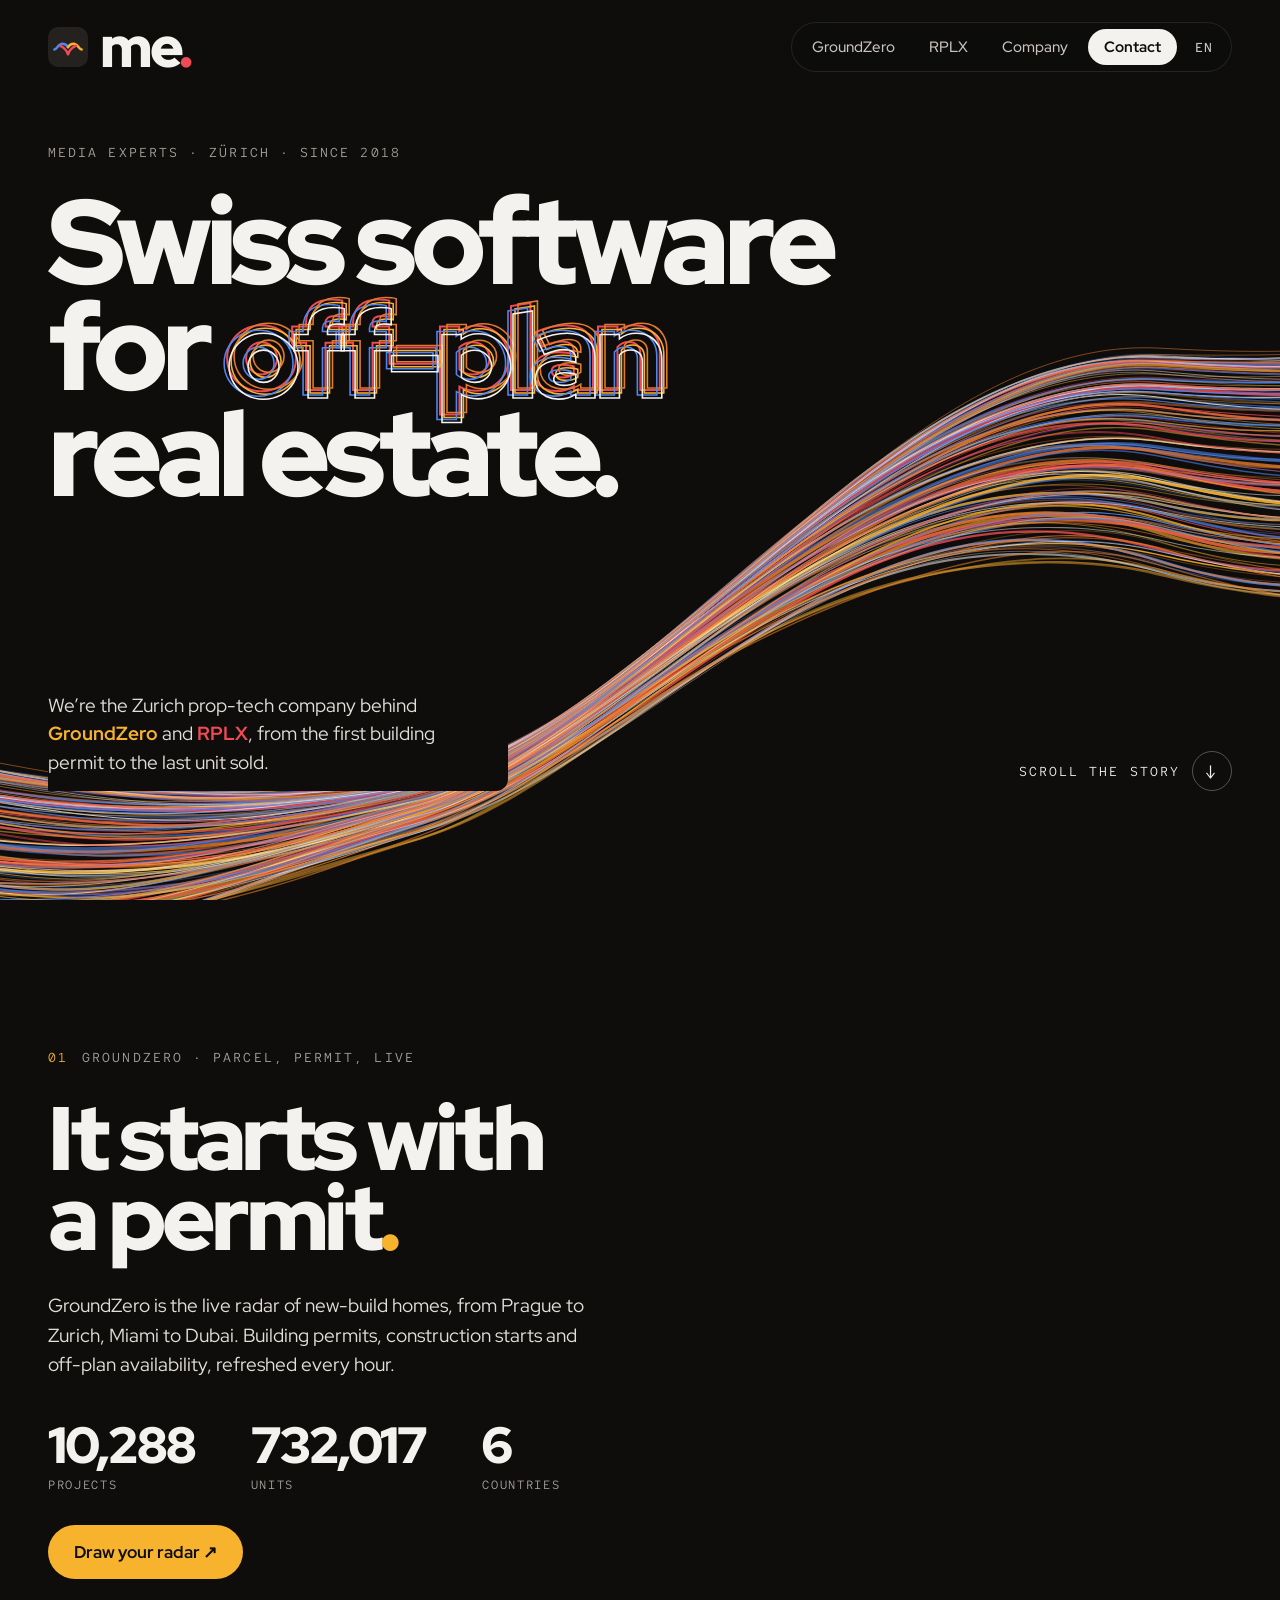
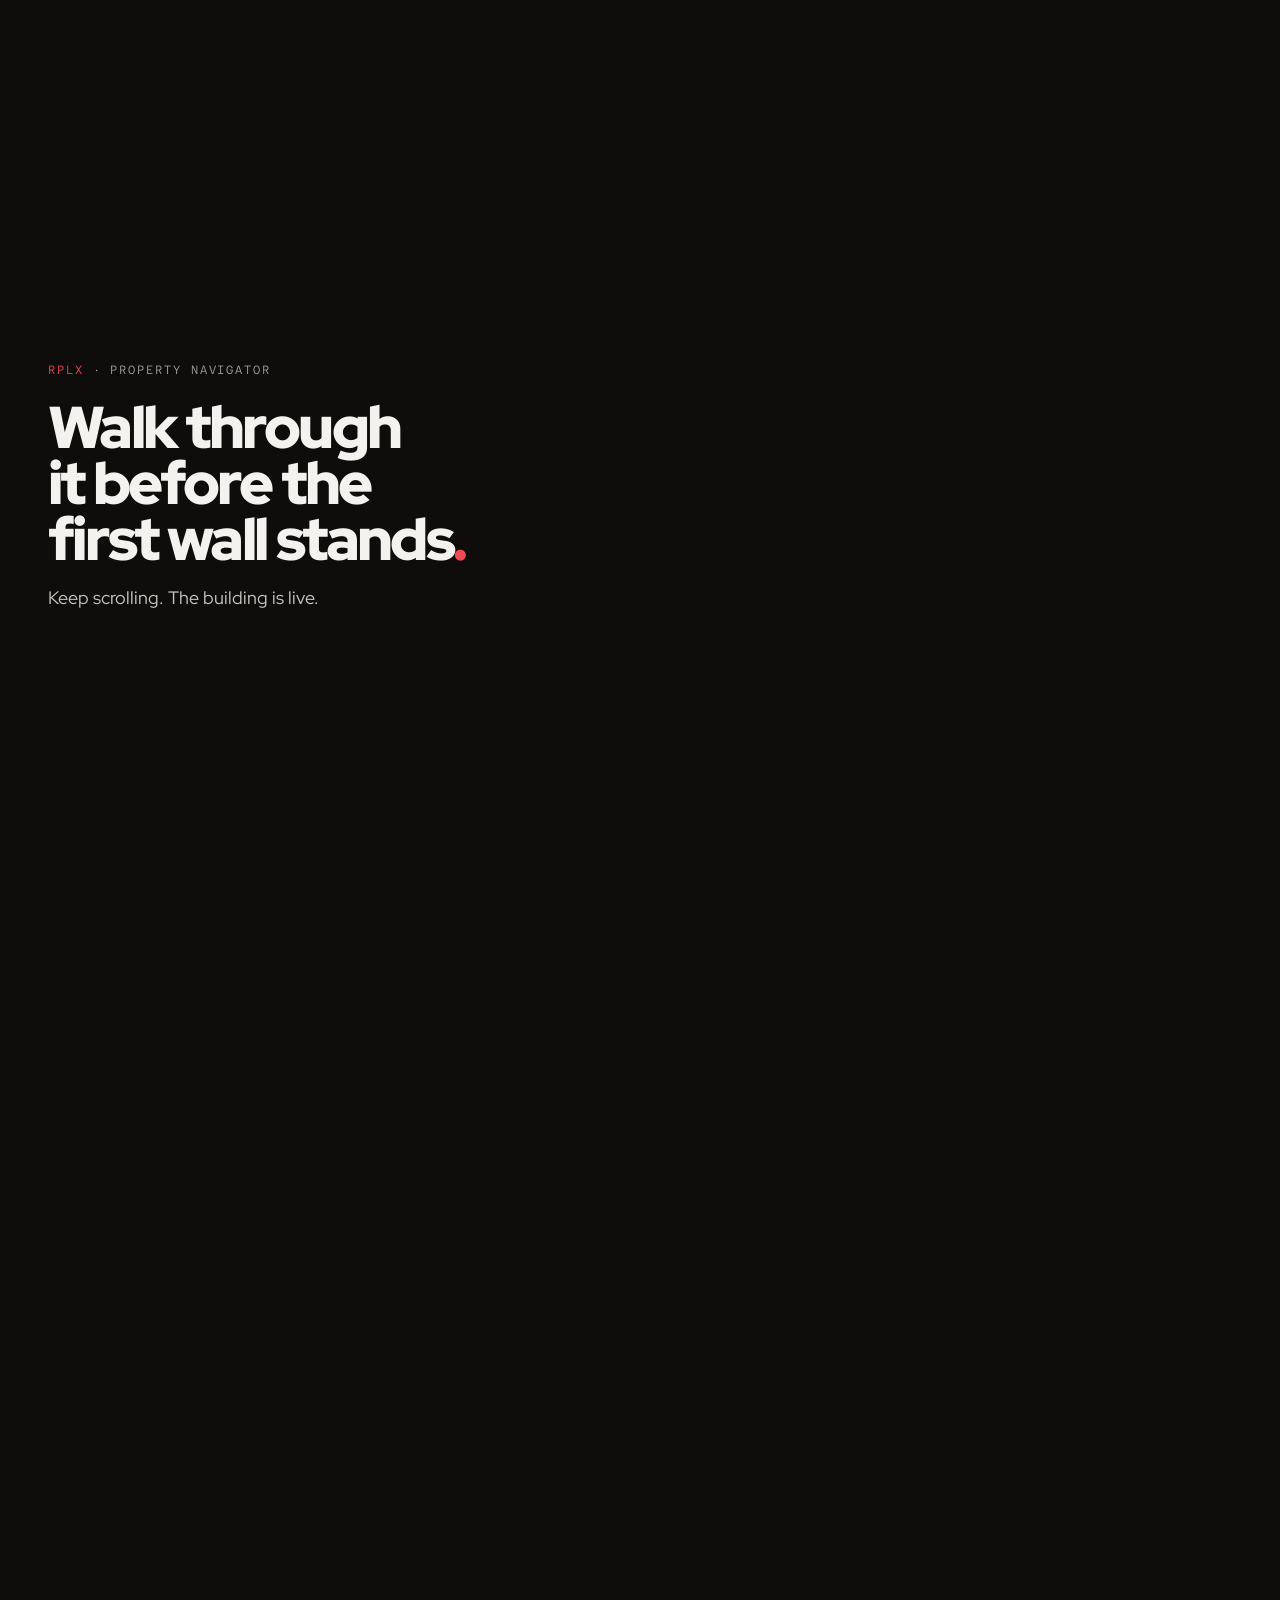
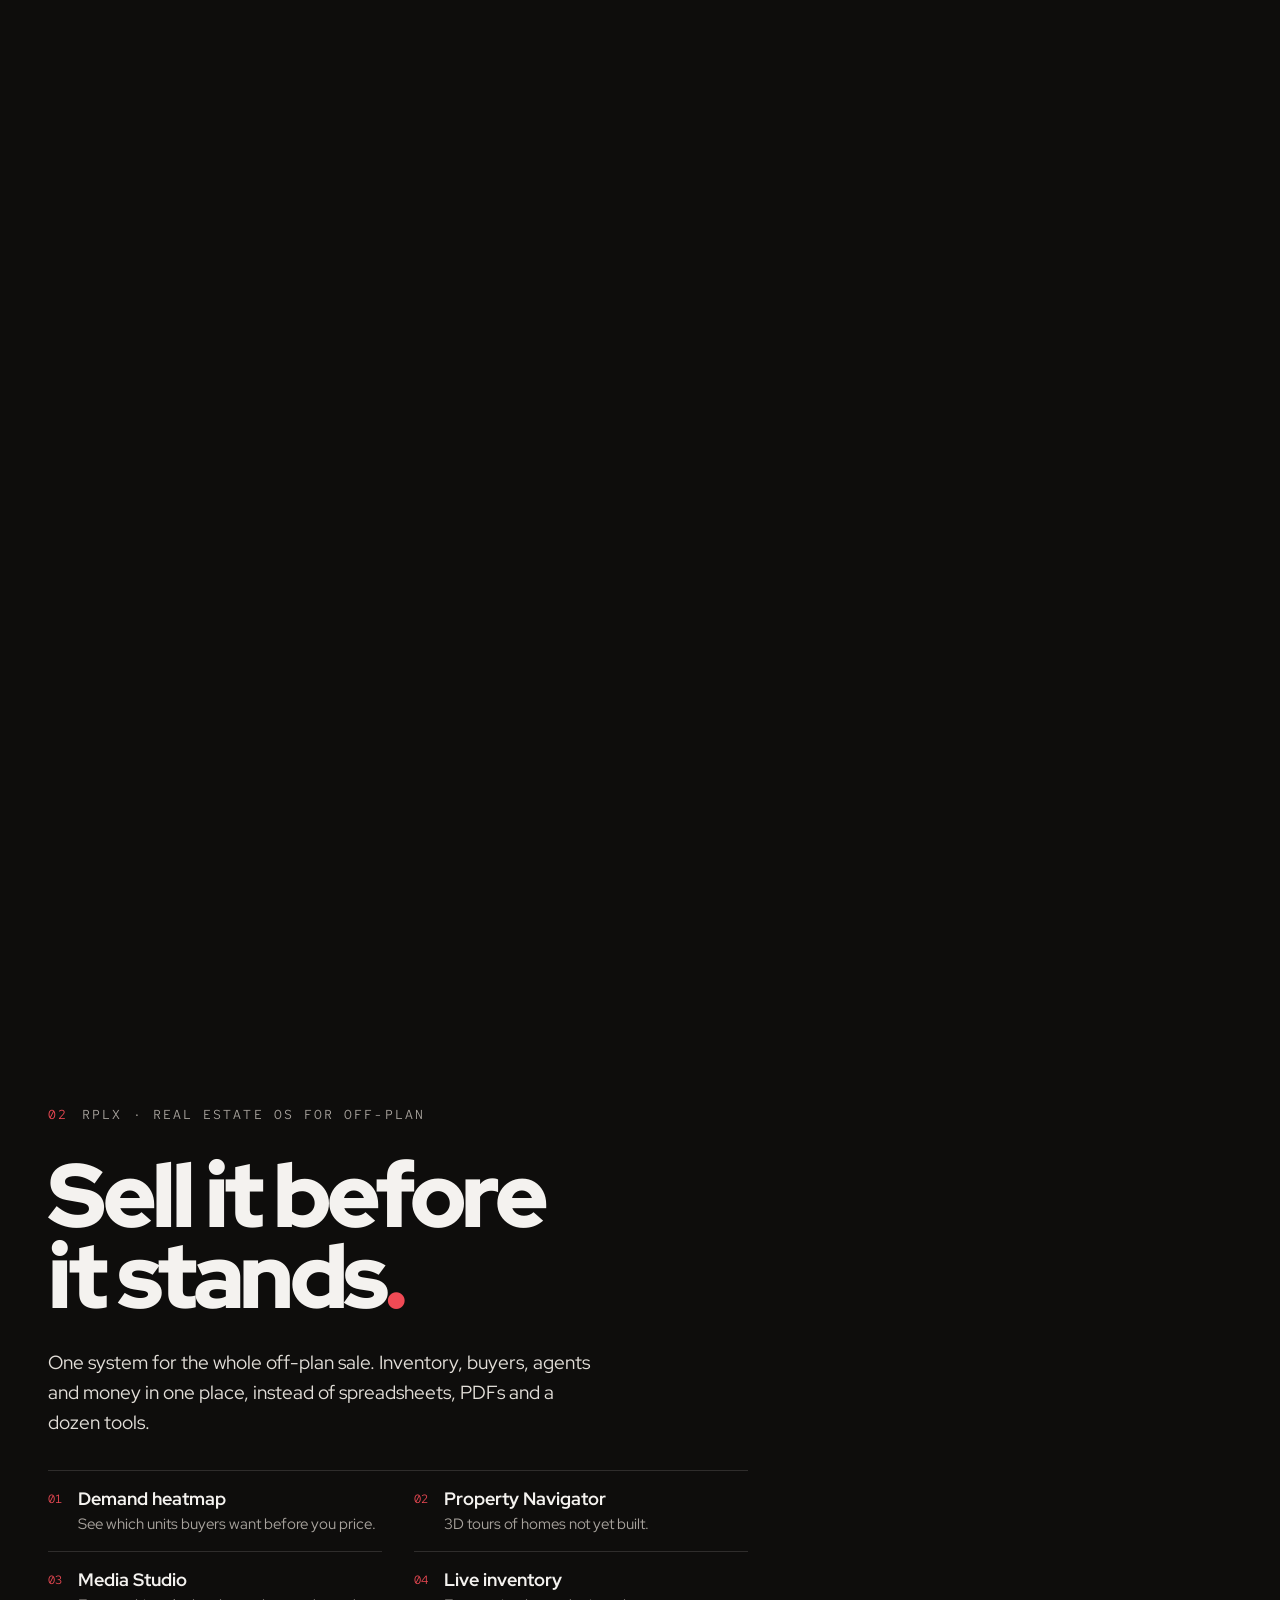
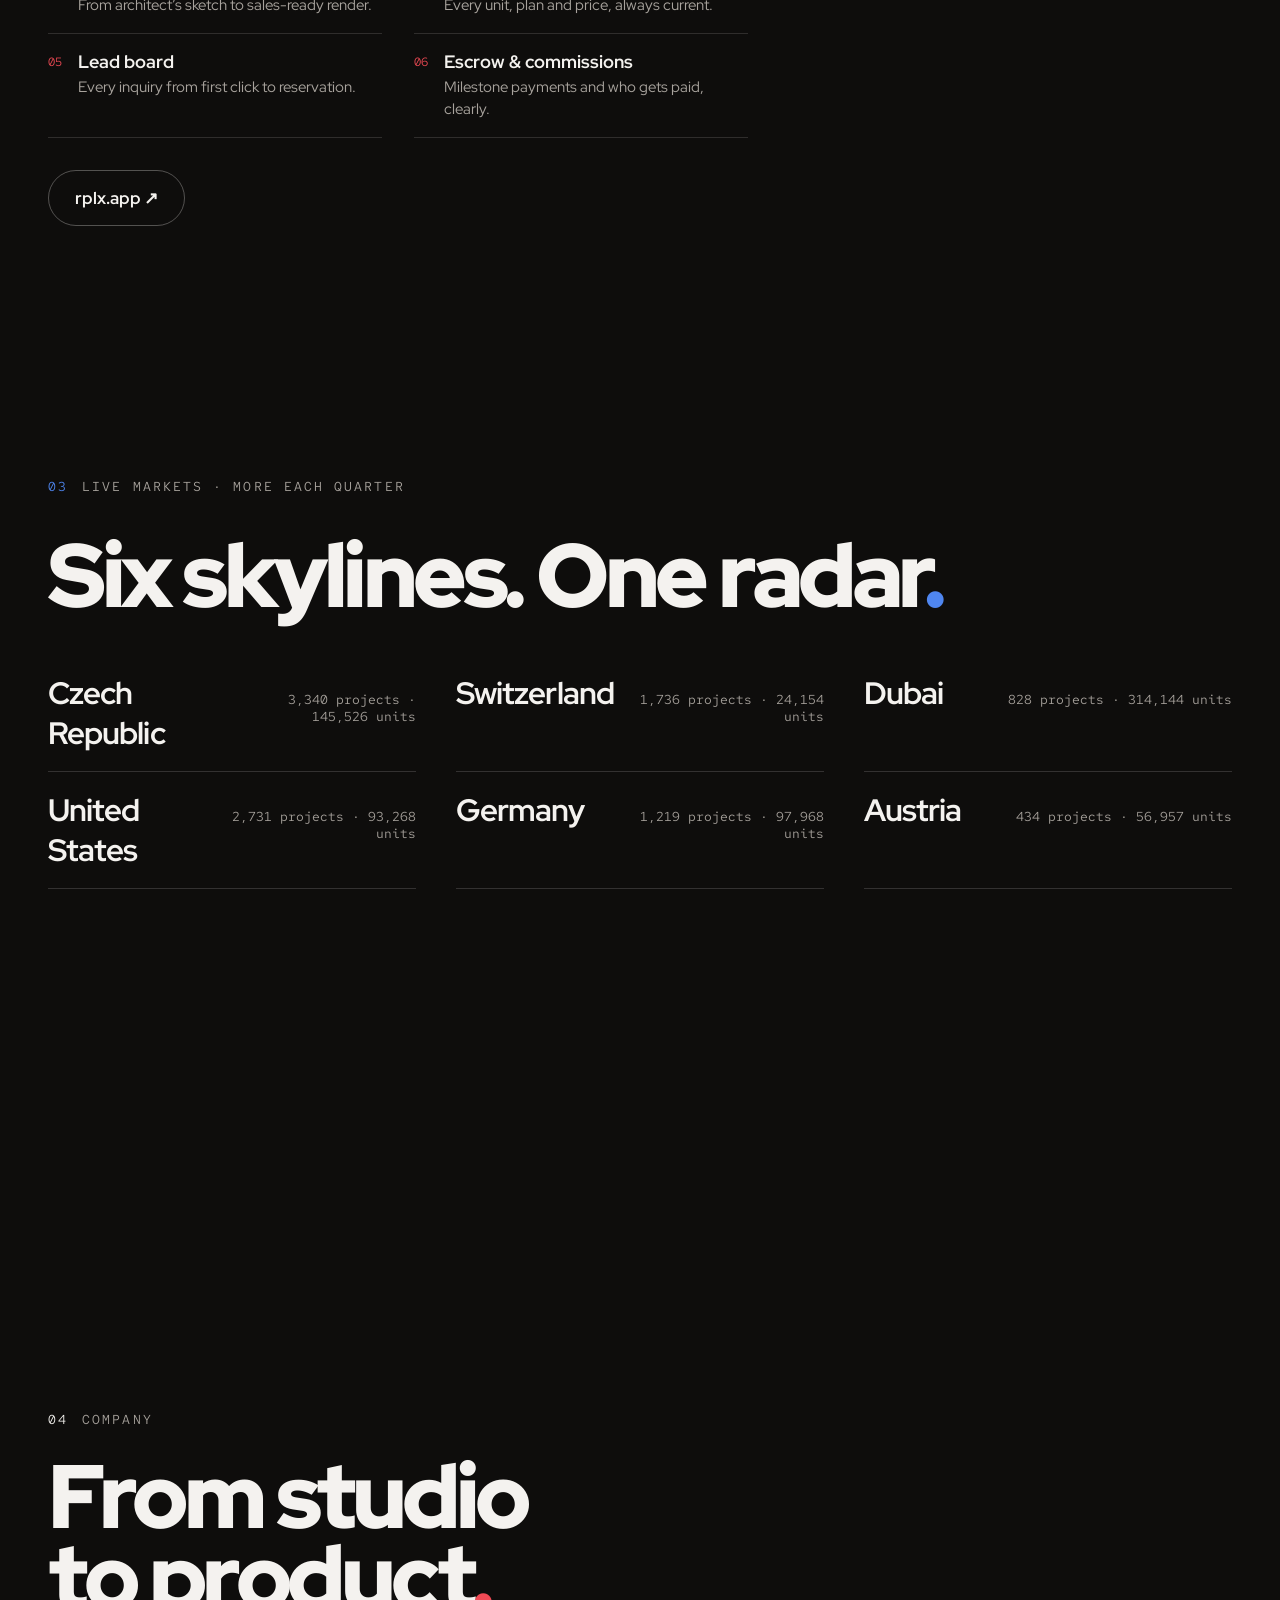
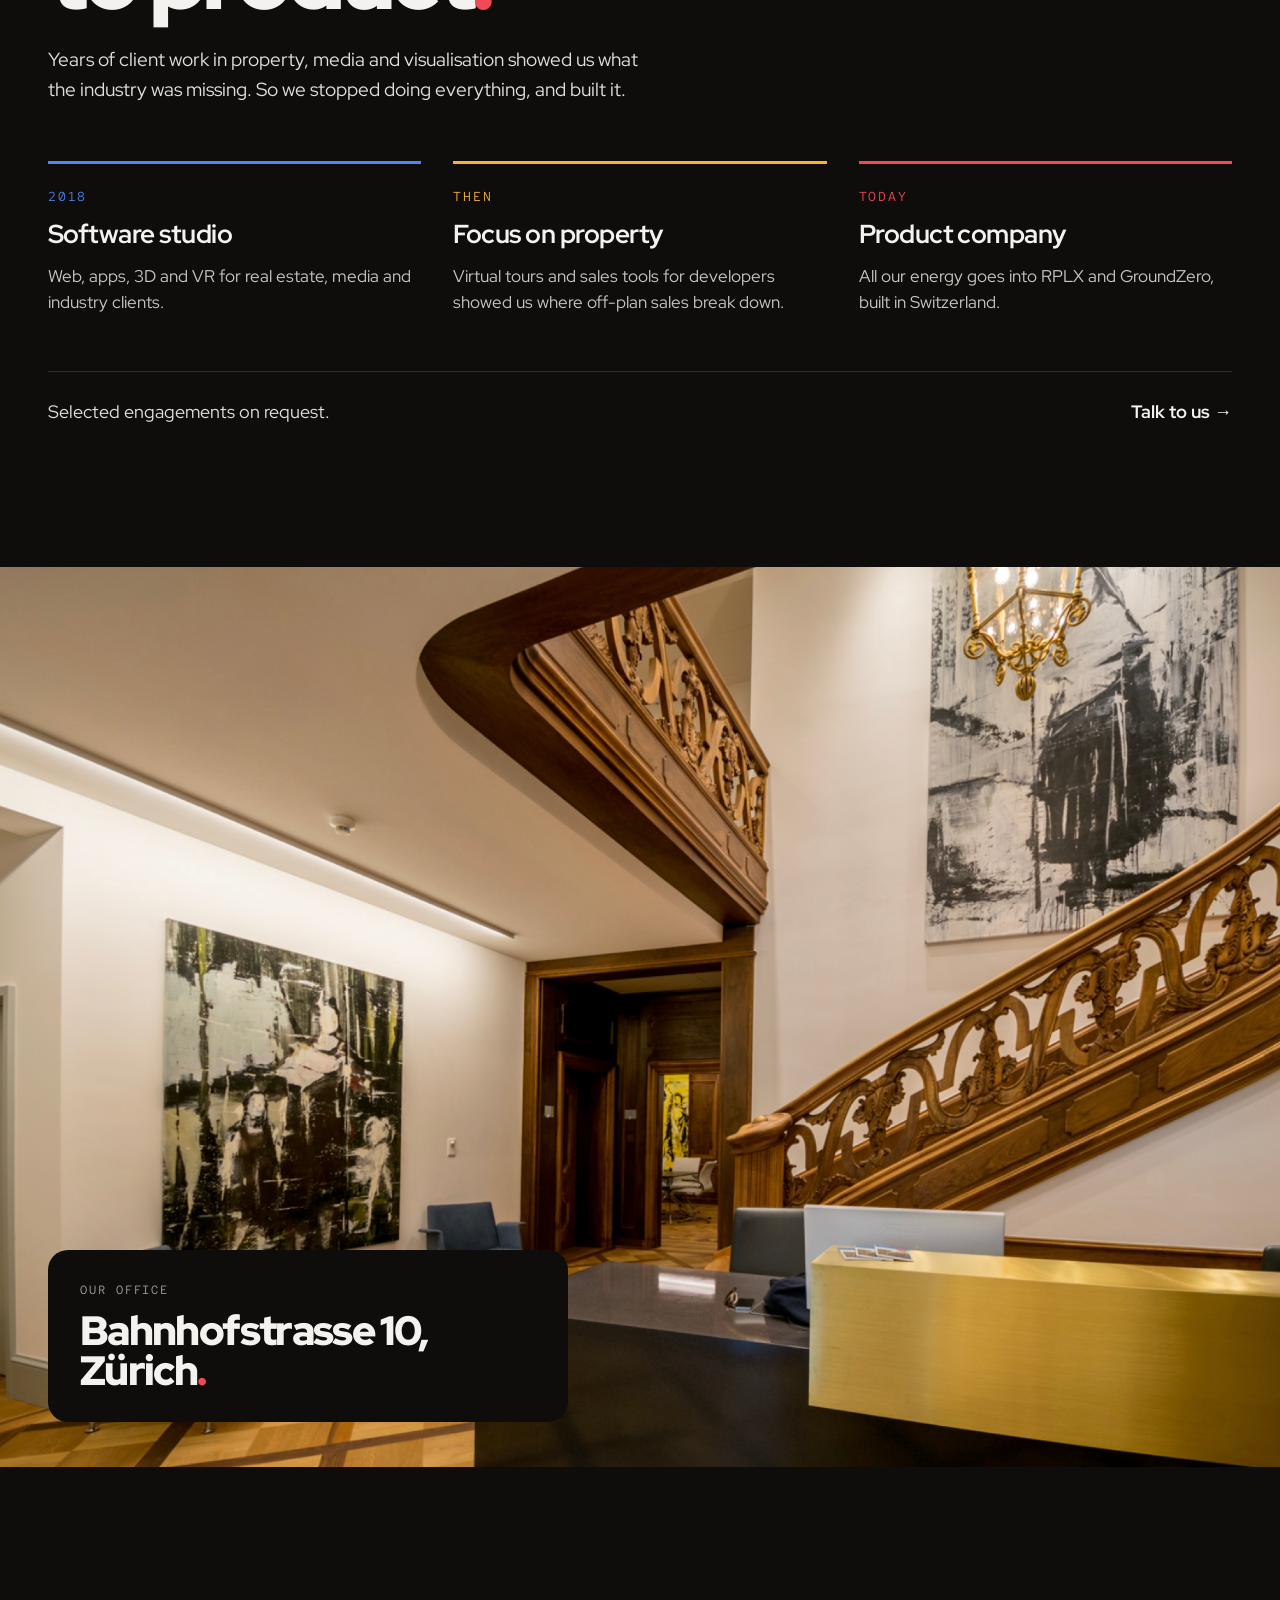
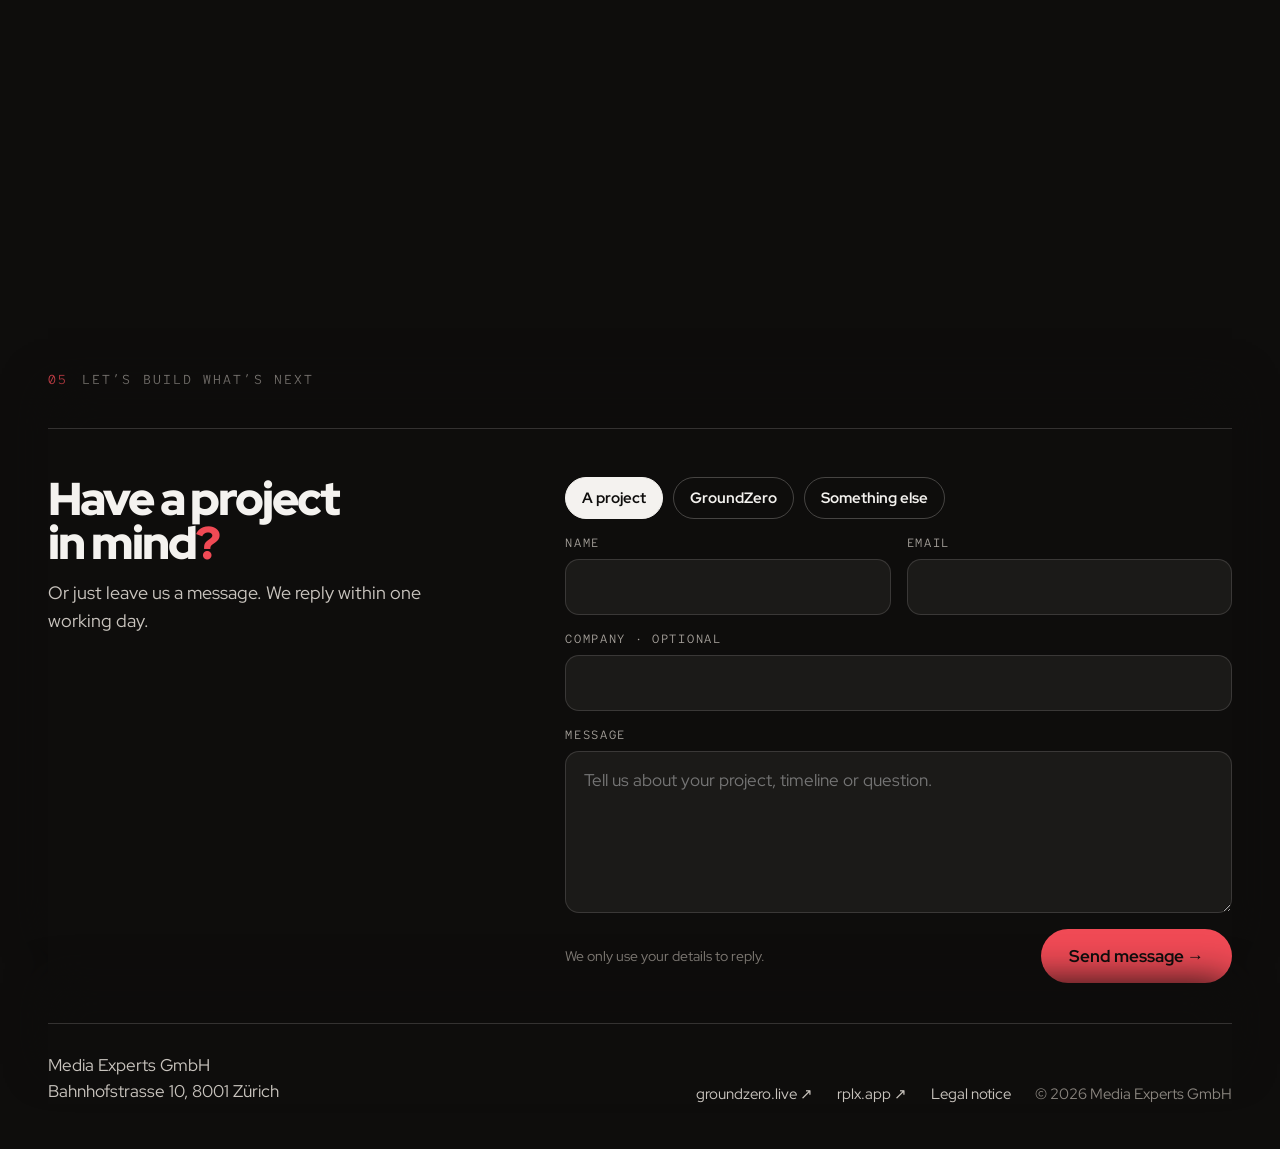
<file: index.html>
<!doctype html>
<html lang="en">
<head>
<meta charset="utf-8">
<meta name="viewport" content="width=device-width, initial-scale=1">
<meta name="description" content="Media Experts GmbH is the Zurich prop-tech company behind GroundZero and RPLX, from the first building permit to the last unit sold.">
<meta name="theme-color" content="#0E0D0C">
<link rel="alternate" hreflang="en" href="https://mediaexperts.ch/">
<link rel="alternate" hreflang="de" href="https://mediaexperts.ch/de/">
<link rel="alternate" hreflang="fr" href="https://mediaexperts.ch/fr/">
<link rel="alternate" hreflang="it" href="https://mediaexperts.ch/it/">
<link rel="icon" href="assets/favicon.svg" type="image/svg+xml">
<title>Media Experts — Swiss software for off-plan real estate</title>
<link rel="preconnect" href="https://fonts.googleapis.com">
<link href="https://fonts.googleapis.com/css2?family=Red+Hat+Display:wght@400;500;700;900&family=Red+Hat+Mono:wght@400;500&display=swap" rel="stylesheet">
<style>
html{scroll-behavior:smooth}
body{margin:0;background:#0E0D0C;color:#F4F2EF;font-family:'Red Hat Display',sans-serif;-webkit-font-smoothing:antialiased}
a{color:inherit;text-decoration:none}a:hover{color:#F04A55}
*{box-sizing:border-box}

.x1:hover{color:#F4F2EF !important}
.x2:hover{color:#F4F2EF !important}
.x3:hover{color:#F4F2EF !important}
.x4:hover{background:#F04A55 !important;color:#0E0D0C !important}
.x5:hover{background:#F4F2EF !important;color:#0E0D0C !important}
.x6:hover{background:rgba(240,74,85,.35) !important;border-color:#F04A55 !important}
.x7:hover{background:rgba(240,74,85,.35) !important;border-color:#F04A55 !important}
.x8:hover{background:rgba(240,74,85,.35) !important;border-color:#F04A55 !important}
.x9:hover{background:#F4F2EF !important;color:#0E0D0C !important}
.x10:hover{background:#F4F2EF !important;color:#0E0D0C !important}
.x11:hover{border-color:#F4F2EF !important;color:#F4F2EF !important}
.x12:hover{color:#F7B32E !important}
.x13:hover{color:#F7B32E !important}
.x14:hover{color:#F7B32E !important}
.x15:hover{color:#F7B32E !important}
.x16:hover{color:#F7B32E !important}
.x17:hover{color:#F7B32E !important}
.x18:hover{color:#F04A55 !important}
.x19:hover{color:#F04A55 !important}
.x20:hover{color:#F04A55 !important}
.x21:focus{border-color:#F04A55 !important}
.x22:focus{border-color:#F04A55 !important}
.x23:focus{border-color:#F04A55 !important}
.x24:focus{border-color:#F04A55 !important}
.x25:hover{background:#F4F2EF !important;color:#0E0D0C !important}
</style>
<link rel="stylesheet" href="assets/me.css?v=6">
<script src="assets/cinema-cables.js?v=2" defer></script>
<script src="assets/app.js?v=4" defer></script>
<script src="assets/gz.js?v=3" defer></script>
</head>
<body>
<me-cinema building-src="assets/rplx/render-cutout.png" aria-hidden="true"></me-cinema>

<header style="position:fixed;top:0;left:0;right:0;z-index:30">
<div style="max-width:1440px;margin:0 auto;padding:22px clamp(20px,4vw,48px);display:flex;align-items:center;justify-content:space-between;gap:24px">
<a href="#top" aria-label="Media Experts home" style="display:flex;align-items:center;gap:12px;color:#F4F2EF">
<div style="width:40px;height:40px;border-radius:10px;background:#24211F;display:flex;align-items:center;justify-content:center"><svg viewBox="-12 0 224 120" width="32" height="17" fill="none" stroke-linecap="round" stroke-linejoin="round" stroke-width="18"><path d="M4 74 C24 74 30 34 60 34 C80 34 93 46 100 58" stroke="#4F86F0"></path><path d="M196 74 C176 74 170 34 140 34 C120 34 107 46 100 58" stroke="#F7B32E"></path><path d="M44 48 C66 56 92 82 100 108 C108 82 134 56 156 48" stroke="#F04A55"></path></svg></div>
<div style="font-weight:900;font-size:57px;letter-spacing:-.05em;line-height:.72;text-box:trim-both cap alphabetic">me<span style="color:#F04A55">.</span></div>
</a>
<nav style="display:flex;align-items:center;gap:6px;padding:6px;border-radius:999px;background:rgba(14,13,12,.7);backdrop-filter:blur(14px);-webkit-backdrop-filter:blur(14px);border:1px solid rgba(244,242,239,.1);font-size:15px;font-weight:500">
<a href="#groundzero" style="padding:8px 14px;border-radius:999px;color:#C9C4BE" class="x1">GroundZero</a>
<a href="#rplx" style="padding:8px 14px;border-radius:999px;color:#C9C4BE" class="x2">RPLX</a>
<a href="#company" style="padding:8px 14px;border-radius:999px;color:#C9C4BE" class="x3">Company</a>
<a href="#contact" style="padding:8px 16px;border-radius:999px;background:#F4F2EF;color:#0E0D0C;font-weight:700" class="x4">Contact</a>
<details class="langs"><summary aria-label="Language">EN</summary><div><a href="./" hreflang="en" aria-current="true">English</a><a href="de/" hreflang="de">Deutsch</a><a href="fr/" hreflang="fr">Français</a><a href="it/" hreflang="it">Italiano</a></div></details>
</nav>
</div>
</header>

<div id="chap" style="opacity:0;transition:opacity .3s;position:fixed;right:clamp(16px,3vw,40px);bottom:clamp(16px,3vw,36px);z-index:30;display:flex;align-items:center;gap:12px;padding:10px 16px;border-radius:999px;background:rgba(14,13,12,.75);backdrop-filter:blur(14px);-webkit-backdrop-filter:blur(14px);border:1px solid rgba(244,242,239,.1);font-family:'Red Hat Mono',monospace;font-size:12px;letter-spacing:.12em;color:#A8A39D" aria-hidden="true">
<span id="chap-num" style="color:#F04A55">00</span><span>/ 05</span><span id="chap-name" style="color:#F4F2EF">INTRO</span>
</div>

<main id="top" style="position:relative;z-index:1">

<section data-cable="flow" data-dim="1" data-chapter="00" data-name="INTRO" style="min-height:100vh;display:flex;flex-direction:column;justify-content:space-between;padding:clamp(120px,16vh,180px) clamp(20px,4vw,48px) clamp(32px,5vh,56px);max-width:1440px;margin:0 auto">
<div style="display:flex;flex-direction:column;gap:28px">
<div style="font-family:'Red Hat Mono',monospace;font-size:13px;letter-spacing:.16em;color:#A8A39D">MEDIA EXPERTS · ZÜRICH · SINCE 2018</div>
<h1 style="margin:0;position:relative;font-weight:900;font-size:clamp(56px,9.4vw,164px);line-height:.88;letter-spacing:-.055em;max-width:12ch;text-wrap:balance">Swiss software for <span style="display:inline-grid;white-space:nowrap"><span style="grid-area:1/1;color:transparent;-webkit-text-stroke:2px #F04A55">off-plan</span><span aria-hidden="true" style="grid-area:1/1;color:transparent;-webkit-text-stroke:1.6px #F7B32E;transform:translate(4px,3px)">off-plan</span><span aria-hidden="true" style="grid-area:1/1;color:transparent;-webkit-text-stroke:1.6px #4F86F0;transform:translate(-3px,5px)">off-plan</span><span aria-hidden="true" style="grid-area:1/1;color:transparent;-webkit-text-stroke:1.6px #E07A2C;transform:translate(7px,-2px)">off-plan</span><span aria-hidden="true" style="grid-area:1/1;color:transparent;-webkit-text-stroke:1.6px #F4F2EF;transform:translate(2px,8px)">off-plan</span></span> real estate.</h1>
</div>
<div style="display:flex;flex-wrap:wrap;align-items:flex-end;justify-content:space-between;gap:28px;padding-bottom:64px">
<p style="margin:0;max-width:460px;background:#0E0D0C;padding:14px 18px 14px 0;border-radius:0 12px 12px 0;font-size:clamp(18px,1.5vw,21px);line-height:1.5;color:#E2DED8;text-wrap:pretty">We’re the Zurich prop-tech company behind <b style="font-weight:700;color:#F7B32E">GroundZero</b> and <b style="font-weight:700;color:#F04A55">RPLX</b>, from the first building permit to the last unit sold.</p>
<a href="#groundzero" style="display:flex;align-items:center;gap:12px;font-family:'Red Hat Mono',monospace;font-size:13px;letter-spacing:.16em;color:#F4F2EF">SCROLL THE STORY <span style="width:40px;height:40px;border-radius:50%;border:1px solid rgba(244,242,239,.3);display:flex;align-items:center;justify-content:center;font-family:'Red Hat Display',sans-serif;font-size:18px">↓</span></a>
</div>
</section>

<section id="groundzero" data-cable="ground" data-dim="1" data-chapter="01" data-name="GROUNDZERO" style="min-height:100vh;display:flex;align-items:center;padding:clamp(120px,14vh,160px) clamp(20px,4vw,48px) clamp(140px,22vh,220px);max-width:1440px;margin:0 auto">
<div style="display:flex;flex-direction:column;gap:32px;max-width:760px">
<div style="display:flex;flex-wrap:wrap;align-items:center;gap:14px;font-family:'Red Hat Mono',monospace;font-size:13px;letter-spacing:.16em;color:#A8A39D"><span style="color:#F7B32E">01</span>GROUNDZERO · PARCEL, PERMIT, LIVE</div>
<h2 style="margin:0;font-weight:900;font-size:clamp(48px,7vw,116px);line-height:.9;letter-spacing:-.05em;text-wrap:balance">It starts with a permit<span style="color:#F7B32E">.</span></h2>
<p style="margin:0;max-width:560px;font-size:clamp(18px,1.5vw,21px);line-height:1.55;color:#E2DED8;text-wrap:pretty">GroundZero is the live radar of new-build homes, from Prague to Zurich, Miami to Dubai. Building permits, construction starts and off-plan availability, refreshed every hour.</p>
<div style="display:flex;flex-wrap:wrap;gap:20px 56px;padding-top:8px">
<div style="display:flex;flex-direction:column;gap:6px"><div data-gz="permits" style="font-weight:900;font-size:clamp(36px,4vw,60px);letter-spacing:-.04em;line-height:1">10,288</div><div style="font-family:'Red Hat Mono',monospace;font-size:12px;letter-spacing:.14em;color:#A8A39D">PROJECTS</div></div>
<div style="display:flex;flex-direction:column;gap:6px"><div data-gz="units" style="font-weight:900;font-size:clamp(36px,4vw,60px);letter-spacing:-.04em;line-height:1">732,017</div><div style="font-family:'Red Hat Mono',monospace;font-size:12px;letter-spacing:.14em;color:#A8A39D">UNITS</div></div>
<div style="display:flex;flex-direction:column;gap:6px"><div data-gz="countries" style="font-weight:900;font-size:clamp(36px,4vw,60px);letter-spacing:-.04em;line-height:1">6</div><div style="font-family:'Red Hat Mono',monospace;font-size:12px;letter-spacing:.14em;color:#A8A39D">COUNTRIES</div></div>
</div>
<a href="https://groundzero.live" target="_blank" rel="noopener" style="align-self:flex-start;display:flex;align-items:center;gap:10px;background:#F7B32E;color:#0E0D0C;padding:16px 26px;border-radius:999px;font-weight:700;font-size:17px" class="x5">Draw your radar ↗</a>
</div>
</section>

<section id="navigator" aria-label="RPLX Property Navigator" data-cable="building" data-dim="1" data-morph=".93" data-chapter="02" data-name="PROPERTY NAVIGATOR" style="position:relative;height:620vh">
<div style="position:sticky;top:0;height:100vh;overflow:hidden">

<div data-cable-target="" style="position:absolute;right:clamp(0px,5vw,100px);bottom:0;width:min(75vh,100vw);aspect-ratio:880/1100;transform:scale(1);transform-origin:42% 43%" id="bld">
<button class="hot x6" data-i="0" aria-label="Unit A-4.02" style="position:absolute;left:24%;top:39%;width:37%;height:8%;border-radius:8px;border:2px solid #7FD46B;background:rgba(127,212,107,.22);cursor:pointer;opacity:0;padding:0;transition:background .2s,border-color .2s" >
<span style="position:absolute;left:0;top:-30px;font-family:'Red Hat Mono',monospace;font-size:11px;letter-spacing:.1em;background:#0E0D0C;color:#F4F2EF;padding:4px 8px;border-radius:999px;white-space:nowrap">A-4.02 · AVAILABLE</span>
</button>
<button class="hot x7" data-i="1" aria-label="Unit A-3.02" style="position:absolute;left:24%;top:49%;width:37%;height:7.5%;border-radius:8px;border:2px solid #7FD46B;background:rgba(127,212,107,.22);cursor:pointer;opacity:0;padding:0;transition:background .2s,border-color .2s" >
<span style="position:absolute;left:0;top:-30px;font-family:'Red Hat Mono',monospace;font-size:11px;letter-spacing:.1em;background:#0E0D0C;color:#F4F2EF;padding:4px 8px;border-radius:999px;white-space:nowrap">A-3.02 · AVAILABLE</span>
</button>
<button class="hot x8" data-i="2" aria-label="Unit B-2.05" style="position:absolute;left:64%;top:62%;width:29%;height:8%;border-radius:8px;border:2px solid #F7B32E;background:rgba(247,179,46,.22);cursor:pointer;opacity:0;padding:0;transition:background .2s,border-color .2s" >
<span style="position:absolute;left:0;top:-30px;font-family:'Red Hat Mono',monospace;font-size:11px;letter-spacing:.1em;background:#0E0D0C;color:#F4F2EF;padding:4px 8px;border-radius:999px;white-space:nowrap">B-2.05 · WAITLIST</span>
</button>
</div>

<div style="position:absolute;left:clamp(20px,4vw,48px);top:clamp(110px,16vh,170px);max-width:min(560px,calc(100vw - 40px));display:flex;flex-direction:column;gap:22px;background:#0E0D0C;border-radius:0 20px 20px 0;padding:18px 22px 22px 0">
<div style="font-family:'Red Hat Mono',monospace;font-size:12px;letter-spacing:.16em;color:#A8A39D"><span style="color:#F04A55">RPLX</span> · PROPERTY NAVIGATOR</div>
<div id="ph-intro">
<div style="display:flex;flex-direction:column;gap:16px"><div style="font-weight:900;font-size:clamp(36px,4.6vw,72px);line-height:.95;letter-spacing:-.045em;text-wrap:balance">Walk through it before the first wall stands<span style="color:#F04A55">.</span></div><div style="font-size:18px;line-height:1.5;color:#C9C4BE">Keep scrolling. The building is live.</div></div>
</div>
<div id="ph-pick" hidden>
<div style="display:flex;flex-direction:column;gap:16px"><div style="font-weight:900;font-size:clamp(36px,4.6vw,72px);line-height:.95;letter-spacing:-.045em">Pick a unit<span style="color:#F04A55">.</span></div><div style="font-size:18px;line-height:1.5;color:#C9C4BE;text-wrap:pretty">Every unit is live: plan, status and price. Tap one on the building.</div></div>
</div>
<div id="ph-steps" hidden>
<div style="display:flex;flex-direction:column;gap:22px">
<div style="font-weight:900;font-size:clamp(32px,3.8vw,60px);line-height:.95;letter-spacing:-.045em">From click to reservation<span style="color:#F04A55">.</span></div>
<div style="display:flex;flex-direction:column">
<div id="steps">
<div class="step" style="display:flex;align-items:center;gap:14px;padding:10px 0;color:#6A6560;transition:color .3s">
<span class="mk" style="width:28px;height:28px;border-radius:50%;border:2px solid #3A3633;background:transparent;color:#0E0D0C;display:flex;align-items:center;justify-content:center;font-family:'Red Hat Mono',monospace;font-size:12px;font-weight:500;flex:none;transition:all .3s">1</span>
<span style="font-weight:700;font-size:18px">Unit selected</span>
</div>
<div class="step" style="display:flex;align-items:center;gap:14px;padding:10px 0;color:#6A6560;transition:color .3s">
<span class="mk" style="width:28px;height:28px;border-radius:50%;border:2px solid #3A3633;background:transparent;color:#0E0D0C;display:flex;align-items:center;justify-content:center;font-family:'Red Hat Mono',monospace;font-size:12px;font-weight:500;flex:none;transition:all .3s">2</span>
<span style="font-weight:700;font-size:18px">3D tour viewed</span>
</div>
<div class="step" style="display:flex;align-items:center;gap:14px;padding:10px 0;color:#6A6560;transition:color .3s">
<span class="mk" style="width:28px;height:28px;border-radius:50%;border:2px solid #3A3633;background:transparent;color:#0E0D0C;display:flex;align-items:center;justify-content:center;font-family:'Red Hat Mono',monospace;font-size:12px;font-weight:500;flex:none;transition:all .3s">3</span>
<span style="font-weight:700;font-size:18px">Buyer details</span>
</div>
<div class="step" style="display:flex;align-items:center;gap:14px;padding:10px 0;color:#6A6560;transition:color .3s">
<span class="mk" style="width:28px;height:28px;border-radius:50%;border:2px solid #3A3633;background:transparent;color:#0E0D0C;display:flex;align-items:center;justify-content:center;font-family:'Red Hat Mono',monospace;font-size:12px;font-weight:500;flex:none;transition:all .3s">4</span>
<span style="font-weight:700;font-size:18px">Deposit in escrow</span>
</div>
<div class="step" style="display:flex;align-items:center;gap:14px;padding:10px 0;color:#6A6560;transition:color .3s">
<span class="mk" style="width:28px;height:28px;border-radius:50%;border:2px solid #3A3633;background:transparent;color:#0E0D0C;display:flex;align-items:center;justify-content:center;font-family:'Red Hat Mono',monospace;font-size:12px;font-weight:500;flex:none;transition:all .3s">5</span>
<span style="font-weight:700;font-size:18px">Reserved</span>
</div>
</div>
</div>
</div>
</div>
</div>

<div style="position:absolute;right:clamp(16px,4vw,64px);bottom:clamp(20px,6vh,64px);width:min(420px,calc(100vw - 32px));background:#0E0D0C;border:1px solid rgba(244,242,239,.14);border-radius:24px;padding:26px;display:flex;flex-direction:column;gap:20px;box-shadow:0 30px 80px rgba(0,0,0,.5);opacity:0;transform:translateY(40px);pointer-events:none" id="card" data-l-available="AVAILABLE" data-l-waitlist="WAITLIST" data-l-reserved="RESERVED">
<div style="display:flex;justify-content:space-between;align-items:center">
<div style="display:flex;flex-direction:column;gap:4px"><div style="font-family:'Red Hat Mono',monospace;font-size:12px;letter-spacing:.14em;color:#A8A39D">UNIT</div><div style="font-weight:900;font-size:34px;letter-spacing:-.03em;line-height:1"><span class="u-id">A-4.02</span></div></div>
<div style="font-family:'Red Hat Mono',monospace;font-size:12px;letter-spacing:.1em;padding:6px 10px;border-radius:999px;background:#7FD46B;color:#0E0D0C" id="u-status">AVAILABLE</div>
</div>
<div style="display:flex;gap:4px">
<div class="bar" style="flex:1;height:4px;border-radius:2px;background:#3A3633;transition:background .3s"></div><div class="bar" style="flex:1;height:4px;border-radius:2px;background:#3A3633;transition:background .3s"></div><div class="bar" style="flex:1;height:4px;border-radius:2px;background:#3A3633;transition:background .3s"></div><div class="bar" style="flex:1;height:4px;border-radius:2px;background:#3A3633;transition:background .3s"></div><div class="bar" style="flex:1;height:4px;border-radius:2px;background:#3A3633;transition:background .3s"></div>
</div>

<div id="st1">
<div style="display:grid;grid-template-columns:1fr 1fr;gap:14px 20px">
<div style="display:flex;flex-direction:column;gap:2px"><span style="font-family:'Red Hat Mono',monospace;font-size:11px;letter-spacing:.12em;color:#A8A39D">ROOMS</span><b style="font-size:20px"><span class="u-rooms"></span></b></div>
<div style="display:flex;flex-direction:column;gap:2px"><span style="font-family:'Red Hat Mono',monospace;font-size:11px;letter-spacing:.12em;color:#A8A39D">LIVING AREA</span><b style="font-size:20px"><span class="u-area"></span></b></div>
<div style="display:flex;flex-direction:column;gap:2px"><span style="font-family:'Red Hat Mono',monospace;font-size:11px;letter-spacing:.12em;color:#A8A39D">BALCONY</span><b style="font-size:20px"><span class="u-balcony"></span></b></div>
<div style="display:flex;flex-direction:column;gap:2px"><span style="font-family:'Red Hat Mono',monospace;font-size:11px;letter-spacing:.12em;color:#A8A39D">FLOOR · FACING</span><b style="font-size:20px"><span class="u-floor"></span></b></div>
<div style="grid-column:1/-1;display:flex;justify-content:space-between;align-items:baseline;border-top:1px solid rgba(244,242,239,.14);padding-top:14px"><span style="font-size:15px;color:#A8A39D">Price</span><b style="font-size:24px;letter-spacing:-.02em"><span class="u-price"></span></b></div>
</div>
</div>
<div id="st2" hidden>
<div style="display:flex;flex-direction:column;gap:12px">
<div class="walk" role="img" aria-label="3D walkthrough of the unit: living room and dining area">
<img src="assets/rplx/tour.jpg" alt="" class="w1">
<img src="assets/rplx/tour-2.jpg" alt="" class="w2">
<span class="walk-tag">● 3D</span>
<img src="assets/rplx/floorplan.jpg" alt="" class="walk-plan">
</div>
<div style="display:flex;justify-content:space-between;font-size:15px"><span style="color:#C9C4BE">3D walkthrough</span><b style="color:#7FD46B">Viewed ✓</b></div>
</div>
</div>
<div id="st3" hidden>
<div style="display:flex;flex-direction:column;gap:10px">
<div style="display:flex;flex-direction:column;gap:4px;background:#1B1A18;border-radius:12px;padding:12px 14px"><span style="font-family:'Red Hat Mono',monospace;font-size:11px;letter-spacing:.12em;color:#A8A39D">BUYER</span><b style="font-size:17px">Anna Keller</b></div>
<div style="display:flex;flex-direction:column;gap:4px;background:#1B1A18;border-radius:12px;padding:12px 14px"><span style="font-family:'Red Hat Mono',monospace;font-size:11px;letter-spacing:.12em;color:#A8A39D">EMAIL</span><b style="font-size:17px">anna.keller@example.ch</b></div>
<div style="display:flex;justify-content:space-between;align-items:center;background:#1B1A18;border-radius:12px;padding:12px 14px"><span style="font-size:15px;color:#C9C4BE">Financing</span><b style="font-size:15px;color:#7FD46B">Pre-approved ✓</b></div>
</div>
</div>
<div id="st4" hidden>
<div style="display:flex;flex-direction:column;gap:16px">
<div style="display:flex;justify-content:space-between;align-items:baseline"><span style="font-size:15px;color:#C9C4BE">M1 · Reservation deposit 10%</span><b style="font-size:20px"><span class="u-deposit"></span></b></div>
<div style="display:flex;align-items:center">
<div style="width:34px;height:34px;border-radius:50%;background:#F04A55;color:#0E0D0C;display:flex;align-items:center;justify-content:center;font-family:'Red Hat Mono',monospace;font-size:11px">M1</div><div style="flex:1;height:3px;background:#3A3633"></div>
<div style="width:34px;height:34px;border-radius:50%;border:2px solid #3A3633;color:#A8A39D;display:flex;align-items:center;justify-content:center;font-family:'Red Hat Mono',monospace;font-size:11px">M2</div><div style="flex:1;height:3px;background:#3A3633"></div>
<div style="width:34px;height:34px;border-radius:50%;border:2px solid #3A3633;color:#A8A39D;display:flex;align-items:center;justify-content:center;font-family:'Red Hat Mono',monospace;font-size:11px">M3</div><div style="flex:1;height:3px;background:#3A3633"></div>
<div style="width:34px;height:34px;border-radius:50%;border:2px solid #3A3633;color:#A8A39D;display:flex;align-items:center;justify-content:center;font-family:'Red Hat Mono',monospace;font-size:11px">M4</div>
</div>
<div style="font-size:15px;color:#7FD46B">Secured in escrow ✓</div>
</div>
</div>
<div id="st5" hidden>
<div style="display:flex;flex-direction:column;align-items:flex-start;gap:14px">
<div style="width:56px;height:56px;border-radius:50%;background:#F04A55;color:#0E0D0C;display:flex;align-items:center;justify-content:center;font-size:28px;font-weight:900">✓</div>
<div style="font-weight:900;font-size:28px;letter-spacing:-.03em;line-height:1.05"><span class="u-id">A-4.02</span> is reserved for Anna.</div>
<div style="font-size:15px;line-height:1.5;color:#C9C4BE">Nothing has been built yet. The sale already has.</div>
</div>
</div>
</div>

</div>
</section>

<section id="rplx" data-cable="tower" data-dim=".9" data-chapter="02" data-name="RPLX" style="min-height:100vh;display:flex;align-items:center;padding:clamp(120px,14vh,160px) clamp(20px,4vw,48px);max-width:1440px;margin:0 auto">
<div style="display:flex;flex-direction:column;gap:32px;max-width:700px">
<div style="display:flex;flex-wrap:wrap;align-items:center;gap:14px;font-family:'Red Hat Mono',monospace;font-size:13px;letter-spacing:.16em;color:#A8A39D"><span style="color:#F04A55">02</span>RPLX · REAL ESTATE OS FOR OFF-PLAN</div>
<h2 style="margin:0;font-weight:900;font-size:clamp(48px,7vw,116px);line-height:.9;letter-spacing:-.05em;text-wrap:balance">Sell it before it stands<span style="color:#F04A55">.</span></h2>
<p style="margin:0;max-width:560px;font-size:clamp(18px,1.5vw,21px);line-height:1.55;color:#E2DED8;text-wrap:pretty">One system for the whole off-plan sale. Inventory, buyers, agents and money in one place, instead of spreadsheets, PDFs and a dozen tools.</p>
<div style="display:grid;grid-template-columns:repeat(auto-fill,minmax(260px,1fr));column-gap:32px;border-top:1px solid rgba(244,242,239,.14)">
<div style="display:flex;gap:16px;padding:16px 0;border-bottom:1px solid rgba(244,242,239,.14)">
<span style="font-family:'Red Hat Mono',monospace;font-size:12px;color:#F04A55;padding-top:4px">01</span>
<div style="display:flex;flex-direction:column;gap:4px"><b style="font-weight:700;font-size:18px">Demand heatmap</b><span style="font-size:15px;line-height:1.45;color:#A8A39D">See which units buyers want before you price.</span></div>
</div>
<div style="display:flex;gap:16px;padding:16px 0;border-bottom:1px solid rgba(244,242,239,.14)">
<span style="font-family:'Red Hat Mono',monospace;font-size:12px;color:#F04A55;padding-top:4px">02</span>
<div style="display:flex;flex-direction:column;gap:4px"><b style="font-weight:700;font-size:18px">Property Navigator</b><span style="font-size:15px;line-height:1.45;color:#A8A39D">3D tours of homes not yet built.</span></div>
</div>
<div style="display:flex;gap:16px;padding:16px 0;border-bottom:1px solid rgba(244,242,239,.14)">
<span style="font-family:'Red Hat Mono',monospace;font-size:12px;color:#F04A55;padding-top:4px">03</span>
<div style="display:flex;flex-direction:column;gap:4px"><b style="font-weight:700;font-size:18px">Media Studio</b><span style="font-size:15px;line-height:1.45;color:#A8A39D">From architect’s sketch to sales-ready render.</span></div>
</div>
<div style="display:flex;gap:16px;padding:16px 0;border-bottom:1px solid rgba(244,242,239,.14)">
<span style="font-family:'Red Hat Mono',monospace;font-size:12px;color:#F04A55;padding-top:4px">04</span>
<div style="display:flex;flex-direction:column;gap:4px"><b style="font-weight:700;font-size:18px">Live inventory</b><span style="font-size:15px;line-height:1.45;color:#A8A39D">Every unit, plan and price, always current.</span></div>
</div>
<div style="display:flex;gap:16px;padding:16px 0;border-bottom:1px solid rgba(244,242,239,.14)">
<span style="font-family:'Red Hat Mono',monospace;font-size:12px;color:#F04A55;padding-top:4px">05</span>
<div style="display:flex;flex-direction:column;gap:4px"><b style="font-weight:700;font-size:18px">Lead board</b><span style="font-size:15px;line-height:1.45;color:#A8A39D">Every inquiry from first click to reservation.</span></div>
</div>
<div style="display:flex;gap:16px;padding:16px 0;border-bottom:1px solid rgba(244,242,239,.14)">
<span style="font-family:'Red Hat Mono',monospace;font-size:12px;color:#F04A55;padding-top:4px">06</span>
<div style="display:flex;flex-direction:column;gap:4px"><b style="font-weight:700;font-size:18px">Escrow &amp; commissions</b><span style="font-size:15px;line-height:1.45;color:#A8A39D">Milestone payments and who gets paid, clearly.</span></div>
</div>
</div>
<div style="display:flex;flex-wrap:wrap;gap:12px">
<a href="https://www.rplx.app" target="_blank" rel="noopener" style="display:flex;align-items:center;padding:16px 26px;border-radius:999px;font-weight:700;font-size:17px;border:1px solid rgba(244,242,239,.3);color:#F4F2EF" class="x11">rplx.app ↗</a>
</div>
</div>
</section>

<section data-cable="skyline" data-dim=".85" data-chapter="03" data-name="MARKETS" style="min-height:100vh;display:flex;flex-direction:column;gap:40px;padding:clamp(120px,14vh,160px) clamp(20px,4vw,48px) clamp(200px,42vh,420px);max-width:1440px;margin:0 auto">
<div style="display:flex;flex-wrap:wrap;align-items:center;gap:14px;font-family:'Red Hat Mono',monospace;font-size:13px;letter-spacing:.16em;color:#A8A39D"><span style="color:#4F86F0">03</span>LIVE MARKETS · MORE EACH QUARTER</div>
<h2 style="margin:0;font-weight:900;font-size:clamp(48px,7vw,116px);line-height:.9;letter-spacing:-.05em;text-wrap:balance"><span data-gz="count-word">Six</span> skylines. One radar<span style="color:#4F86F0">.</span></h2>
<div id="gz-markets" data-l-projects="projects" data-l-units="units" style="display:grid;grid-template-columns:repeat(auto-fill,minmax(300px,1fr));column-gap:40px">
<a href="https://groundzero.live" target="_blank" rel="noopener" style="display:flex;align-items:baseline;justify-content:space-between;gap:16px;padding:18px 0;border-bottom:1px solid rgba(244,242,239,.16);color:#F4F2EF" class="x12">
<span style="font-weight:700;font-size:clamp(24px,2.4vw,34px);letter-spacing:-.03em">Czech Republic</span>
<span style="font-family:'Red Hat Mono',monospace;font-size:13px;color:#A8A39D;text-align:right">3,340 projects · 145,526 units</span>
</a>
<a href="https://groundzero.live" target="_blank" rel="noopener" style="display:flex;align-items:baseline;justify-content:space-between;gap:16px;padding:18px 0;border-bottom:1px solid rgba(244,242,239,.16);color:#F4F2EF" class="x13">
<span style="font-weight:700;font-size:clamp(24px,2.4vw,34px);letter-spacing:-.03em">Switzerland</span>
<span style="font-family:'Red Hat Mono',monospace;font-size:13px;color:#A8A39D;text-align:right">1,736 projects · 24,154 units</span>
</a>
<a href="https://groundzero.live" target="_blank" rel="noopener" style="display:flex;align-items:baseline;justify-content:space-between;gap:16px;padding:18px 0;border-bottom:1px solid rgba(244,242,239,.16);color:#F4F2EF" class="x14">
<span style="font-weight:700;font-size:clamp(24px,2.4vw,34px);letter-spacing:-.03em">Dubai</span>
<span style="font-family:'Red Hat Mono',monospace;font-size:13px;color:#A8A39D;text-align:right">828 projects · 314,144 units</span>
</a>
<a href="https://groundzero.live" target="_blank" rel="noopener" style="display:flex;align-items:baseline;justify-content:space-between;gap:16px;padding:18px 0;border-bottom:1px solid rgba(244,242,239,.16);color:#F4F2EF" class="x15">
<span style="font-weight:700;font-size:clamp(24px,2.4vw,34px);letter-spacing:-.03em">United States</span>
<span style="font-family:'Red Hat Mono',monospace;font-size:13px;color:#A8A39D;text-align:right">2,731 projects · 93,268 units</span>
</a>
<a href="https://groundzero.live" target="_blank" rel="noopener" style="display:flex;align-items:baseline;justify-content:space-between;gap:16px;padding:18px 0;border-bottom:1px solid rgba(244,242,239,.16);color:#F4F2EF" class="x16">
<span style="font-weight:700;font-size:clamp(24px,2.4vw,34px);letter-spacing:-.03em">Germany</span>
<span style="font-family:'Red Hat Mono',monospace;font-size:13px;color:#A8A39D;text-align:right">1,219 projects · 97,968 units</span>
</a>
<a href="https://groundzero.live" target="_blank" rel="noopener" style="display:flex;align-items:baseline;justify-content:space-between;gap:16px;padding:18px 0;border-bottom:1px solid rgba(244,242,239,.16);color:#F4F2EF" class="x17">
<span style="font-weight:700;font-size:clamp(24px,2.4vw,34px);letter-spacing:-.03em">Austria</span>
<span style="font-family:'Red Hat Mono',monospace;font-size:13px;color:#A8A39D;text-align:right">434 projects · 56,957 units</span>
</a>
</div>
</section>

<section id="company" data-cable="flow" data-dim=".4" data-chapter="04" data-name="COMPANY" style="min-height:100vh;display:flex;flex-direction:column;justify-content:center;gap:56px;padding:clamp(120px,14vh,160px) clamp(20px,4vw,48px);max-width:1440px;margin:0 auto">
<div style="display:flex;flex-direction:column;gap:28px;max-width:900px">
<div style="display:flex;flex-wrap:wrap;align-items:center;gap:14px;font-family:'Red Hat Mono',monospace;font-size:13px;letter-spacing:.16em;color:#A8A39D"><span style="color:#F4F2EF">04</span>COMPANY</div>
<h2 style="margin:0;font-weight:900;font-size:clamp(48px,7vw,116px);line-height:.9;letter-spacing:-.05em;text-wrap:balance">From studio to product<span style="color:#F04A55">.</span></h2>
<p style="margin:0;max-width:600px;font-size:clamp(18px,1.5vw,21px);line-height:1.55;color:#E2DED8;text-wrap:pretty">Years of client work in property, media and visualisation showed us what the industry was missing. So we stopped doing everything, and built it.</p>
</div>
<div style="display:grid;grid-template-columns:repeat(auto-fit,minmax(260px,1fr));gap:32px">
<div style="border-top:3px solid #4F86F0;padding-top:24px;display:flex;flex-direction:column;gap:12px"><div style="font-family:'Red Hat Mono',monospace;font-size:13px;letter-spacing:.14em;color:#4F86F0">2018</div><div style="font-weight:700;font-size:26px;letter-spacing:-.02em">Software studio</div><p style="margin:0;font-size:17px;line-height:1.55;color:#C9C4BE">Web, apps, 3D and VR for real estate, media and industry clients.</p></div>
<div style="border-top:3px solid #F7B32E;padding-top:24px;display:flex;flex-direction:column;gap:12px"><div style="font-family:'Red Hat Mono',monospace;font-size:13px;letter-spacing:.14em;color:#F7B32E">THEN</div><div style="font-weight:700;font-size:26px;letter-spacing:-.02em">Focus on property</div><p style="margin:0;font-size:17px;line-height:1.55;color:#C9C4BE">Virtual tours and sales tools for developers showed us where off-plan sales break down.</p></div>
<div style="border-top:3px solid #F04A55;padding-top:24px;display:flex;flex-direction:column;gap:12px"><div style="font-family:'Red Hat Mono',monospace;font-size:13px;letter-spacing:.14em;color:#F04A55">TODAY</div><div style="font-weight:700;font-size:26px;letter-spacing:-.02em">Product company</div><p style="margin:0;font-size:17px;line-height:1.55;color:#C9C4BE">All our energy goes into RPLX and GroundZero, built in Switzerland.</p></div>
</div>
<div style="display:flex;flex-wrap:wrap;align-items:center;justify-content:space-between;gap:20px;border-top:1px solid rgba(244,242,239,.14);padding-top:28px">
<div style="font-size:18px;color:#E2DED8">Selected engagements on request.</div>
<a href="mailto:info@mediaexperts.ch?subject=Project%20inquiry" style="font-weight:700;font-size:18px;color:#F4F2EF" class="x18">Talk to us →</a>
</div>
</section>

<section aria-label="Our office" style="position:relative;height:100vh;min-height:560px;overflow:hidden;background:#0E0D0C">
<img src="assets/office.jpg" loading="lazy" alt="Reception of the Media Experts office in Zurich: carved wooden staircase, brass desk and large paintings." style="position:absolute;inset:0;width:100%;height:100%;object-fit:cover;object-position:center 55%">
<div style="position:absolute;left:clamp(20px,4vw,48px);bottom:clamp(24px,5vh,56px);background:#0E0D0C;border-radius:20px;padding:clamp(22px,3vw,32px);display:flex;flex-direction:column;gap:12px;max-width:520px">
<div style="font-family:'Red Hat Mono',monospace;font-size:12px;letter-spacing:.16em;color:#A8A39D">OUR OFFICE</div>
<div style="font-weight:900;font-size:clamp(28px,3.2vw,48px);line-height:.98;letter-spacing:-.04em">Bahnhofstrasse 10, Zürich<span style="color:#F04A55">.</span></div>
</div>
</section>

<section id="contact" data-cable="logo" data-dim="1" data-chapter="05" data-name="CONTACT" style="min-height:100vh;display:flex;flex-direction:column;justify-content:flex-end;gap:40px;padding:clamp(120px,14vh,160px) clamp(20px,4vw,48px) clamp(32px,5vh,56px);max-width:1440px;margin:0 auto">
<div style="display:flex;flex-direction:column;gap:20px;padding-top:42vh">
<div style="display:flex;flex-wrap:wrap;align-items:center;gap:14px;font-family:'Red Hat Mono',monospace;font-size:13px;letter-spacing:.16em;color:#A8A39D"><span style="color:#F04A55">05</span>LET’S BUILD WHAT’S NEXT</div>
</div>
<div style="display:flex;flex-wrap:wrap;gap:40px 64px;border-top:1px solid rgba(244,242,239,.16);padding-top:48px">
<div style="flex:1 1 320px;display:flex;flex-direction:column;gap:14px;min-width:0">
<div style="font-weight:900;font-size:clamp(32px,3.6vw,56px);line-height:.95;letter-spacing:-.045em;text-wrap:balance">Have a project in mind<span style="color:#F04A55">?</span></div>
<p style="margin:0;max-width:420px;font-size:18px;line-height:1.55;color:#C9C4BE;text-wrap:pretty">Or just leave us a message. We reply within one working day.</p>
</div>
<div id="sent" hidden>
<div style="flex:1.4 1 480px;min-width:0;background:#1B1A18;border-radius:24px;padding:clamp(24px,3vw,40px);display:flex;flex-direction:column;align-items:flex-start;gap:14px">
<div style="width:52px;height:52px;border-radius:50%;background:#F04A55;color:#0E0D0C;display:flex;align-items:center;justify-content:center;font-size:26px;font-weight:900">✓</div>
<div style="font-weight:900;font-size:30px;letter-spacing:-.03em">Thanks, <span id="sent-name"></span>.</div>
<p id="sent-ok" style="margin:0;font-size:17px;line-height:1.55;color:#C9C4BE">Your message is on its way to our team. We’ve sent you a confirmation by email.</p>
<p id="sent-mail" hidden style="margin:0;font-size:17px;line-height:1.55;color:#C9C4BE">Your email app should have opened with your message. If not, write to info@mediaexperts.ch.</p>
<button id="reset" type="button" style="background:none;border:none;padding:0;color:#F4F2EF;font:inherit;font-weight:700;font-size:16px;cursor:pointer" class="x20">Send another message →</button>
</div>
</div>
<div id="form-wrap" style="flex:1.4 1 480px;min-width:0;display:flex">
<form id="msg" action="/contact.php" method="post" style="flex:1 1 auto;width:100%;min-width:0;display:flex;flex-direction:column;gap:16px">
<div aria-hidden="true" style="position:absolute;left:-9999px;width:1px;height:1px;overflow:hidden"><input name="website" tabindex="-1" autocomplete="off"></div>
<input type="hidden" name="t" id="form-t">
<div style="display:flex;flex-wrap:wrap;gap:10px">
<button type="button" class="topic" data-i="0" aria-pressed="true" style="padding:10px 16px;border-radius:999px;border:1px solid #F4F2EF;background:#F4F2EF;color:#0E0D0C;font:inherit;font-weight:700;font-size:15px;cursor:pointer">A project</button>
<button type="button" class="topic" data-i="1" aria-pressed="false" style="padding:10px 16px;border-radius:999px;border:1px solid rgba(244,242,239,.24);background:transparent;color:#F4F2EF;font:inherit;font-weight:700;font-size:15px;cursor:pointer">GroundZero</button>
<button type="button" class="topic" data-i="2" aria-pressed="false" style="padding:10px 16px;border-radius:999px;border:1px solid rgba(244,242,239,.24);background:transparent;color:#F4F2EF;font:inherit;font-weight:700;font-size:15px;cursor:pointer">Something else</button>
</div>
<div style="display:grid;grid-template-columns:repeat(auto-fit,minmax(220px,1fr));gap:16px">
<label style="display:flex;flex-direction:column;gap:8px"><span style="font-family:'Red Hat Mono',monospace;font-size:12px;letter-spacing:.14em;color:#A8A39D">NAME</span><input name="name" required="" autocomplete="name" style="background:#1B1A18;border:1px solid rgba(244,242,239,.14);border-radius:14px;padding:16px 18px;color:#F4F2EF;font:inherit;font-size:17px;outline:none" class="x21"></label>
<label style="display:flex;flex-direction:column;gap:8px"><span style="font-family:'Red Hat Mono',monospace;font-size:12px;letter-spacing:.14em;color:#A8A39D">EMAIL</span><input name="email" type="email" required="" autocomplete="email" style="background:#1B1A18;border:1px solid rgba(244,242,239,.14);border-radius:14px;padding:16px 18px;color:#F4F2EF;font:inherit;font-size:17px;outline:none" class="x22"></label>
</div>
<label style="display:flex;flex-direction:column;gap:8px"><span style="font-family:'Red Hat Mono',monospace;font-size:12px;letter-spacing:.14em;color:#A8A39D">COMPANY · OPTIONAL</span><input name="company" autocomplete="organization" style="background:#1B1A18;border:1px solid rgba(244,242,239,.14);border-radius:14px;padding:16px 18px;color:#F4F2EF;font:inherit;font-size:17px;outline:none" class="x23"></label>
<label style="display:flex;flex-direction:column;gap:8px"><span style="font-family:'Red Hat Mono',monospace;font-size:12px;letter-spacing:.14em;color:#A8A39D">MESSAGE</span><textarea name="message" required="" rows="5" placeholder="Tell us about your project, timeline or question." style="background:#1B1A18;border:1px solid rgba(244,242,239,.14);border-radius:14px;padding:16px 18px;color:#F4F2EF;font:inherit;font-size:17px;line-height:1.5;resize:vertical;outline:none" class="x24"></textarea></label>
<div style="display:flex;flex-wrap:wrap;align-items:center;justify-content:space-between;gap:16px">
<span style="font-size:14px;color:#8A857F">We only use your details to reply.</span>
<button type="submit" style="display:flex;align-items:center;gap:10px;background:#F04A55;color:#0E0D0C;border:none;padding:16px 28px;border-radius:999px;font:inherit;font-weight:700;font-size:17px;cursor:pointer" class="x25">Send message →</button>
</div>
</form>
</div>
</div>
<div style="display:flex;flex-wrap:wrap;justify-content:space-between;align-items:flex-end;gap:28px;border-top:1px solid rgba(244,242,239,.16);padding-top:28px">
<address style="font-style:normal;font-size:17px;line-height:1.55;color:#C9C4BE">Media Experts GmbH<br>Bahnhofstrasse 10, 8001 Zürich</address>
<nav style="display:flex;flex-wrap:wrap;gap:24px;font-size:15px;color:#C9C4BE">
<a href="https://groundzero.live" target="_blank" rel="noopener">groundzero.live ↗</a>
<a href="https://www.rplx.app" target="_blank" rel="noopener">rplx.app ↗</a>
<a href="impressum.html">Legal notice</a>
<span style="color:#8A857F">© 2026 Media Experts GmbH</span>
</nav>
</div>
</section>

</main>
</body>
</html>
</file>
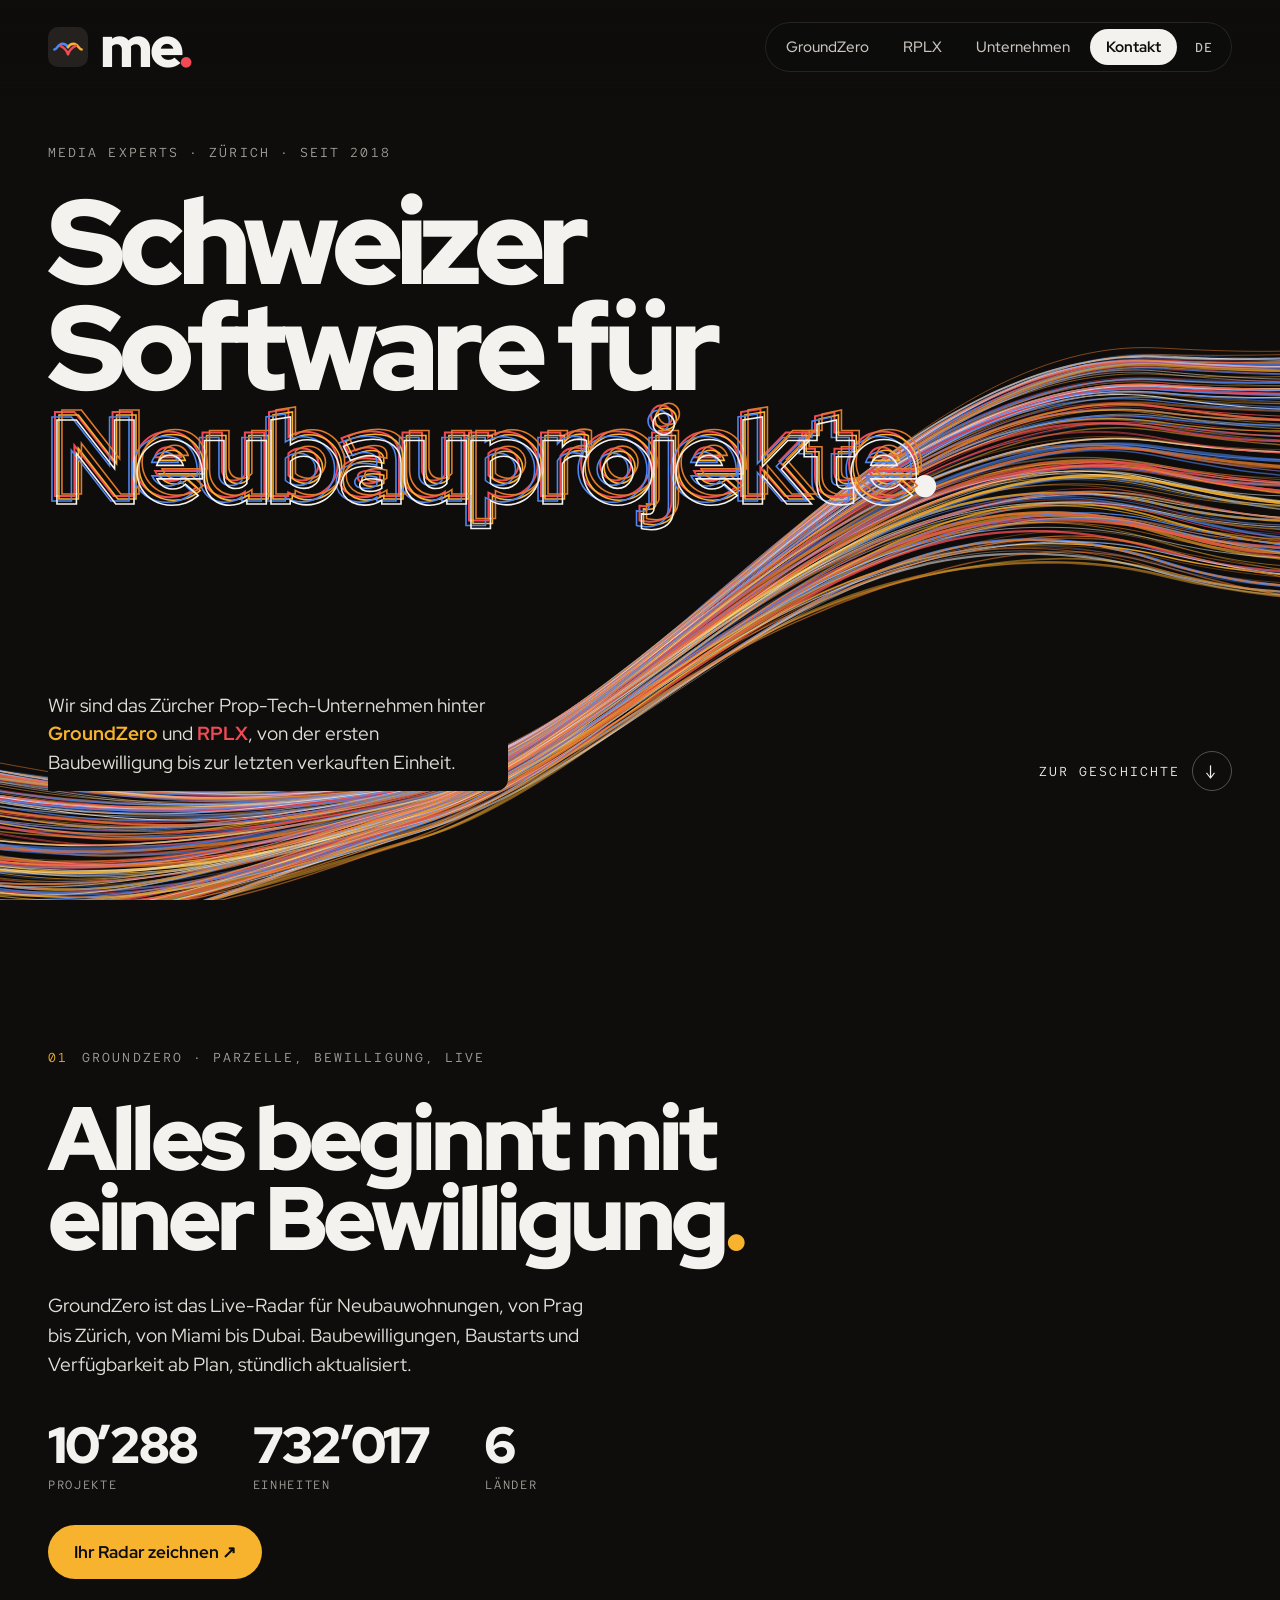
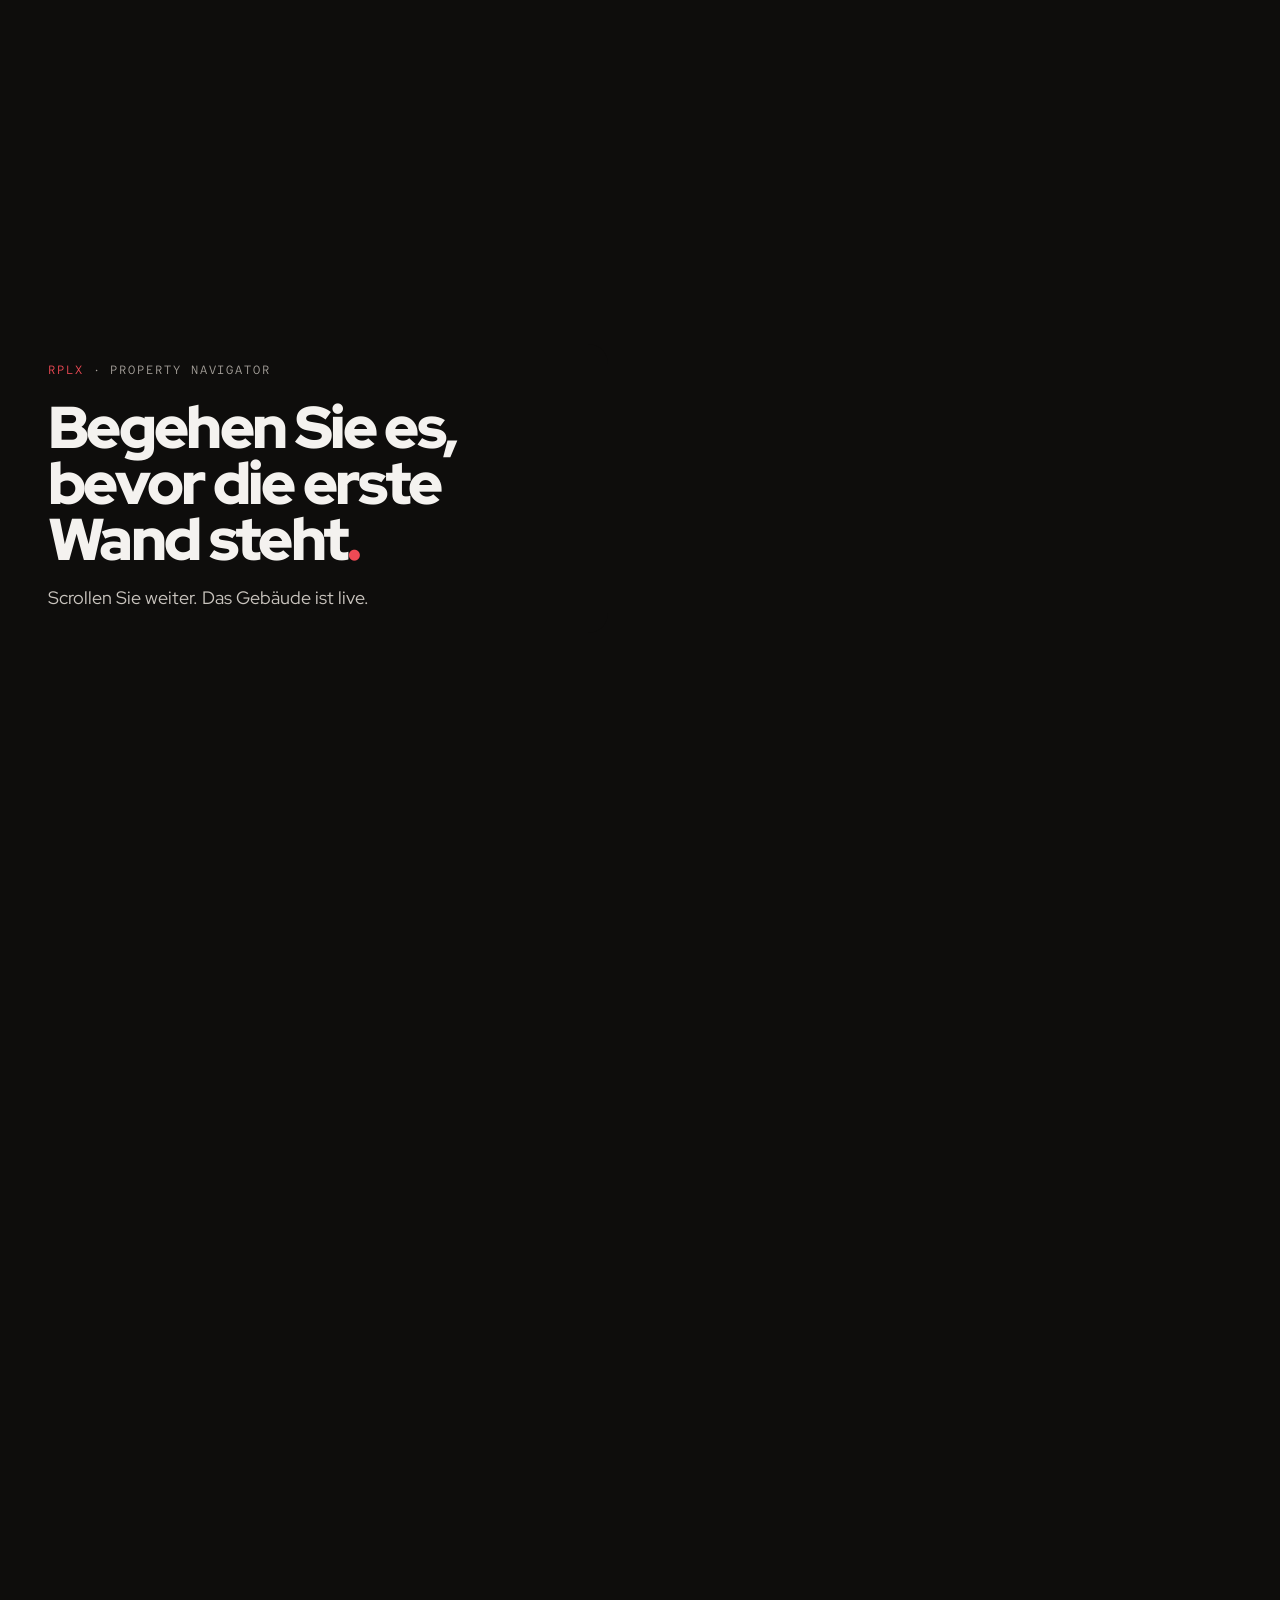
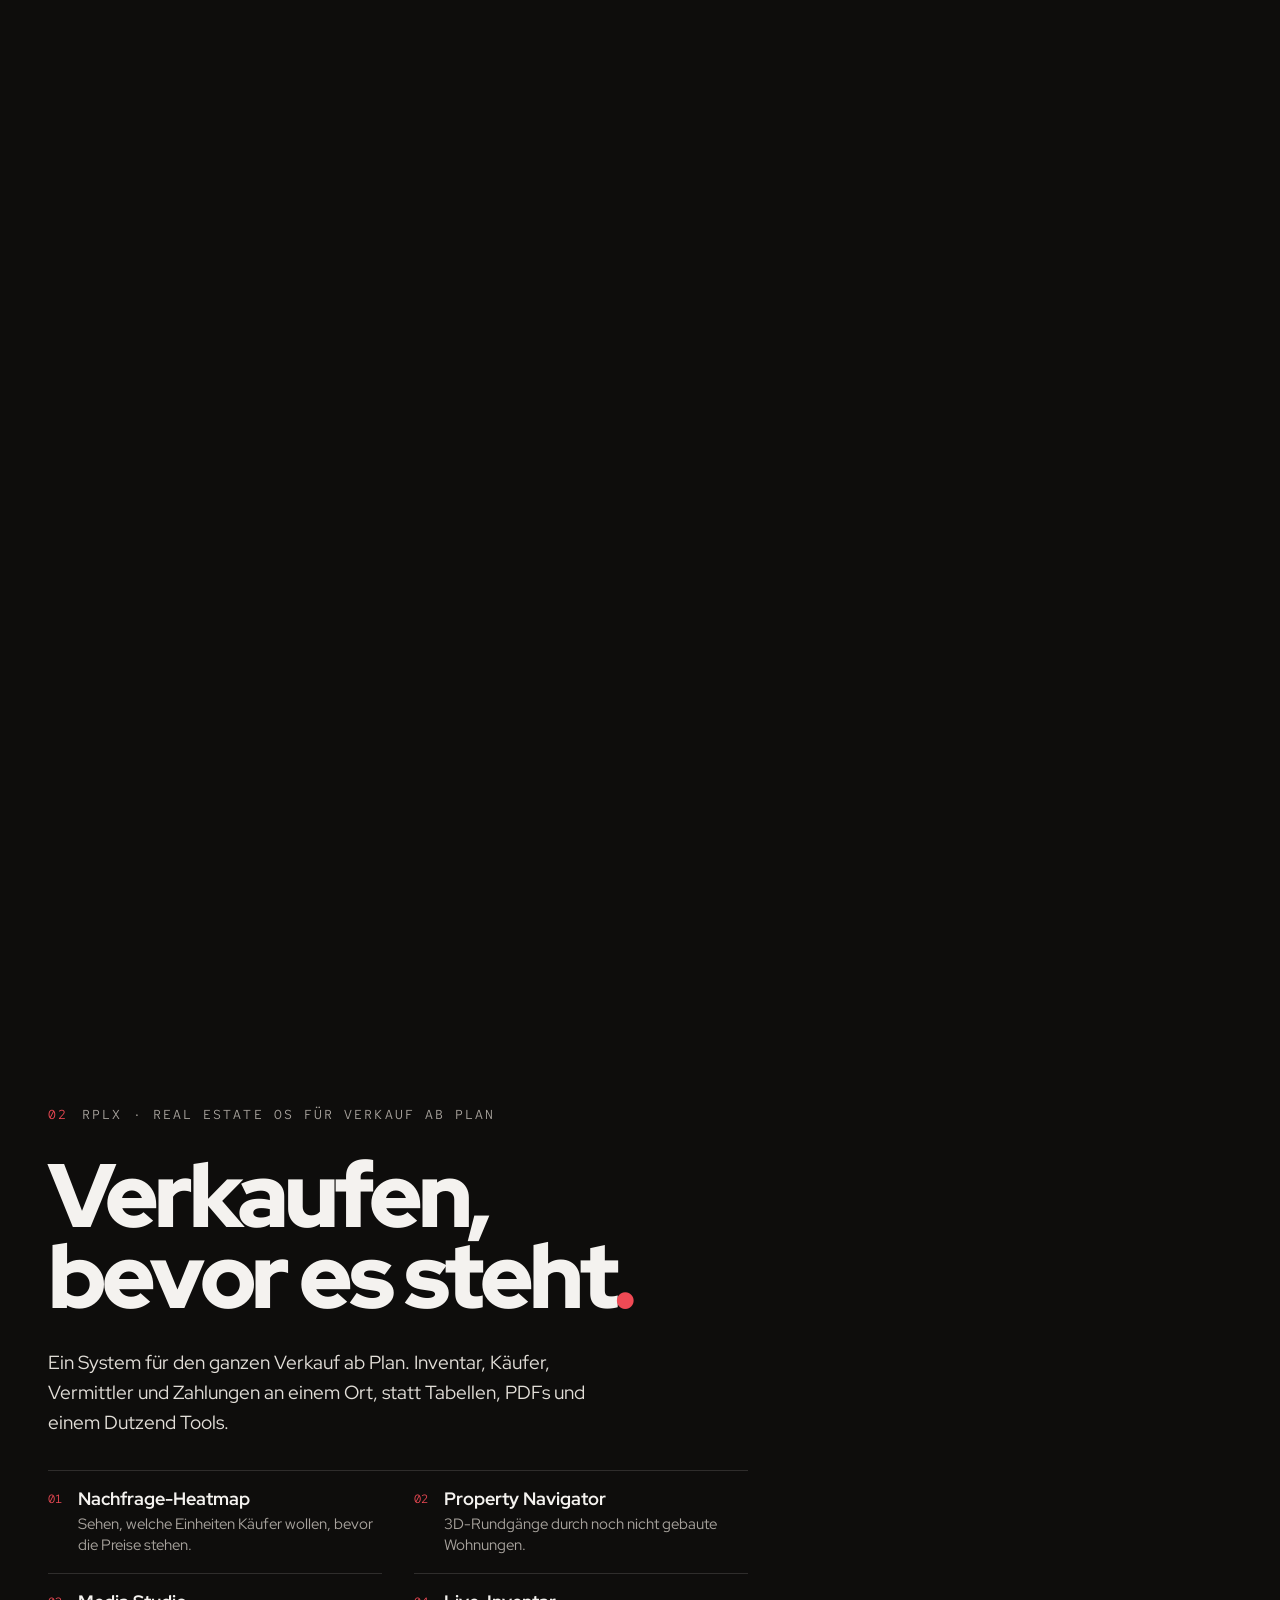
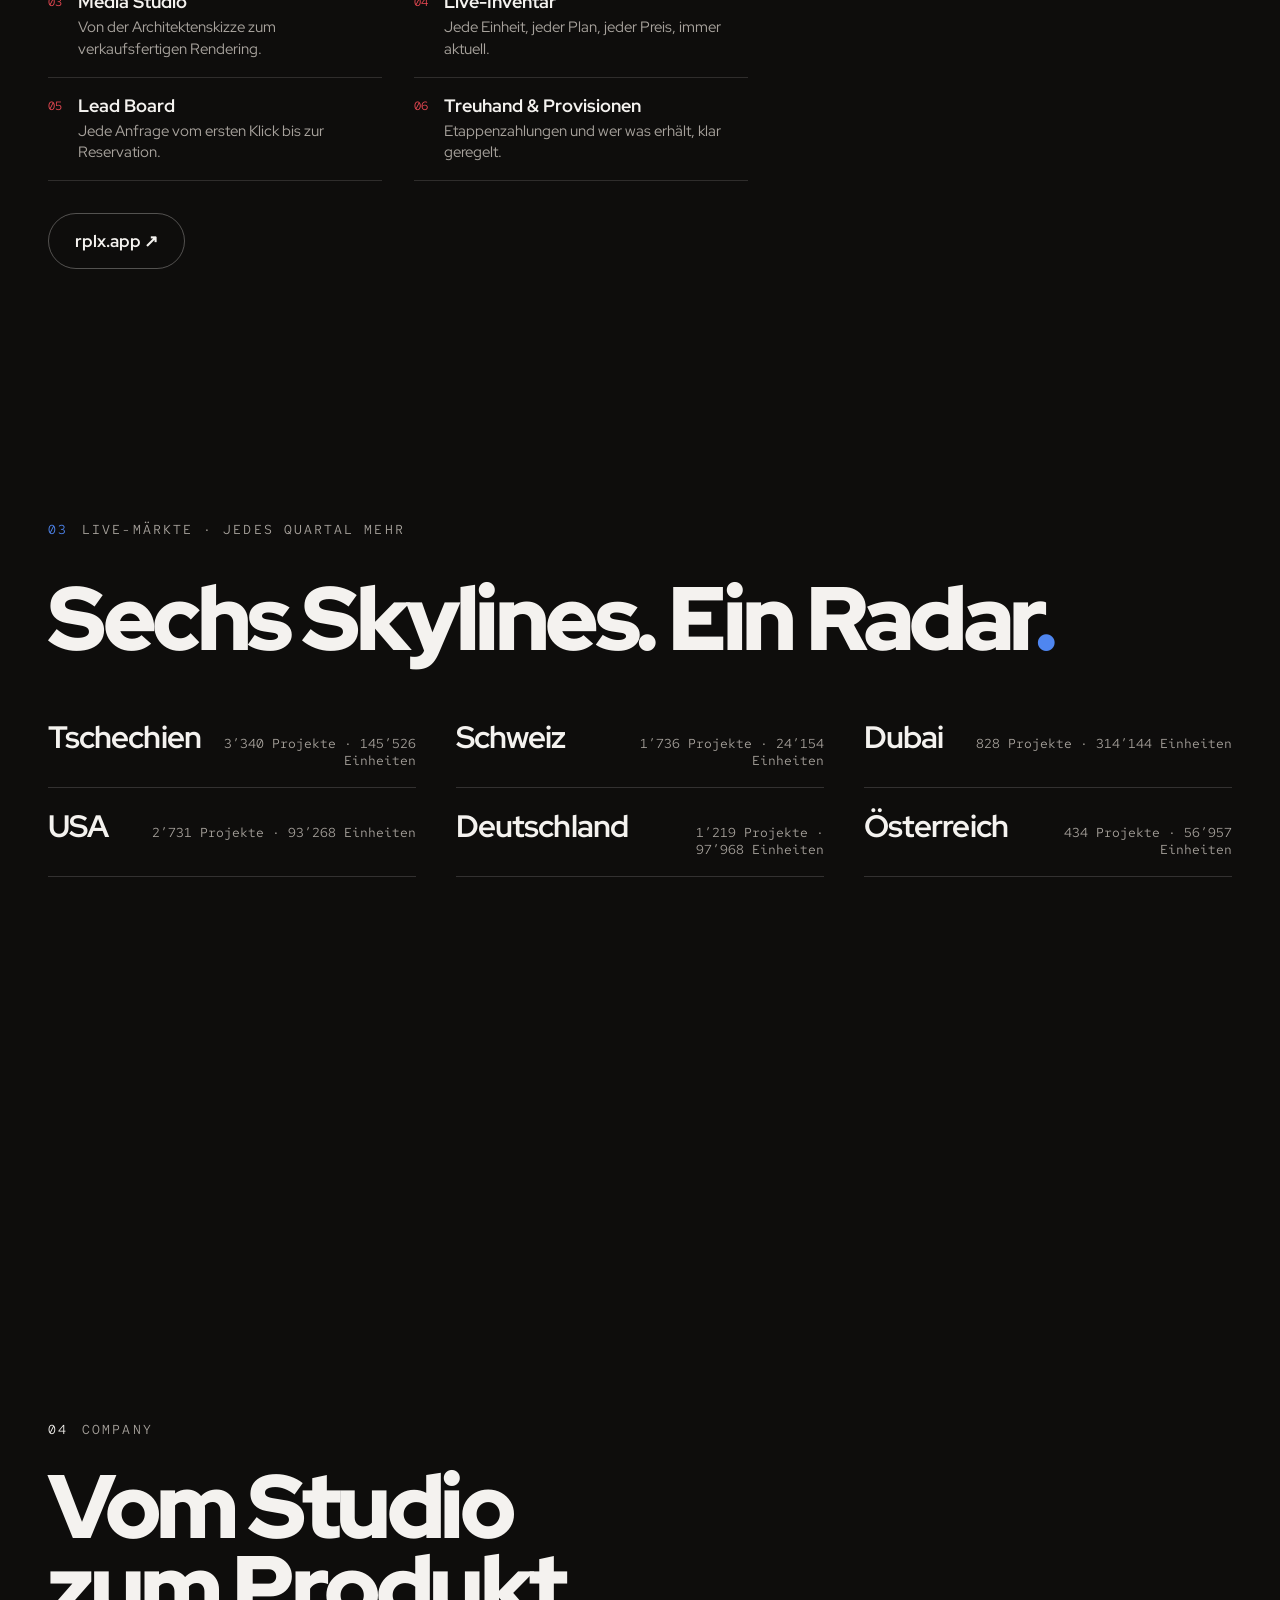
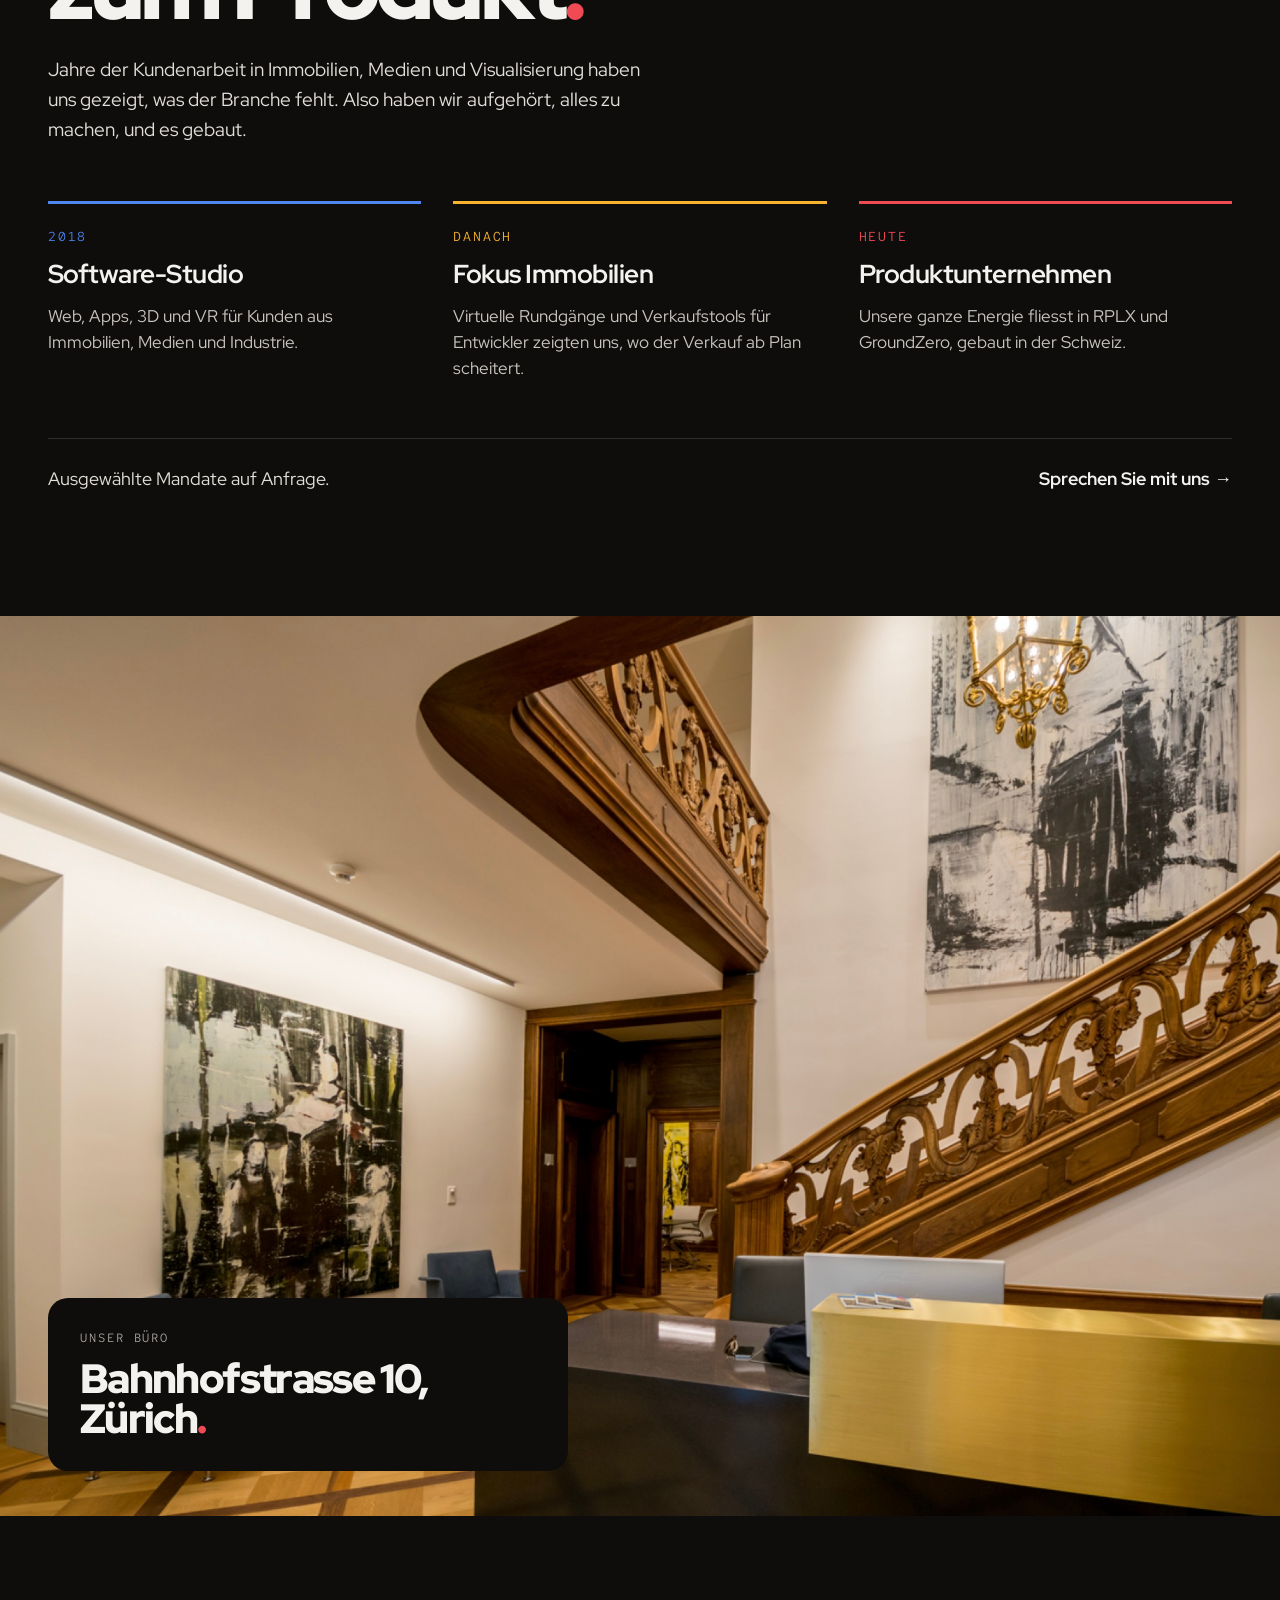
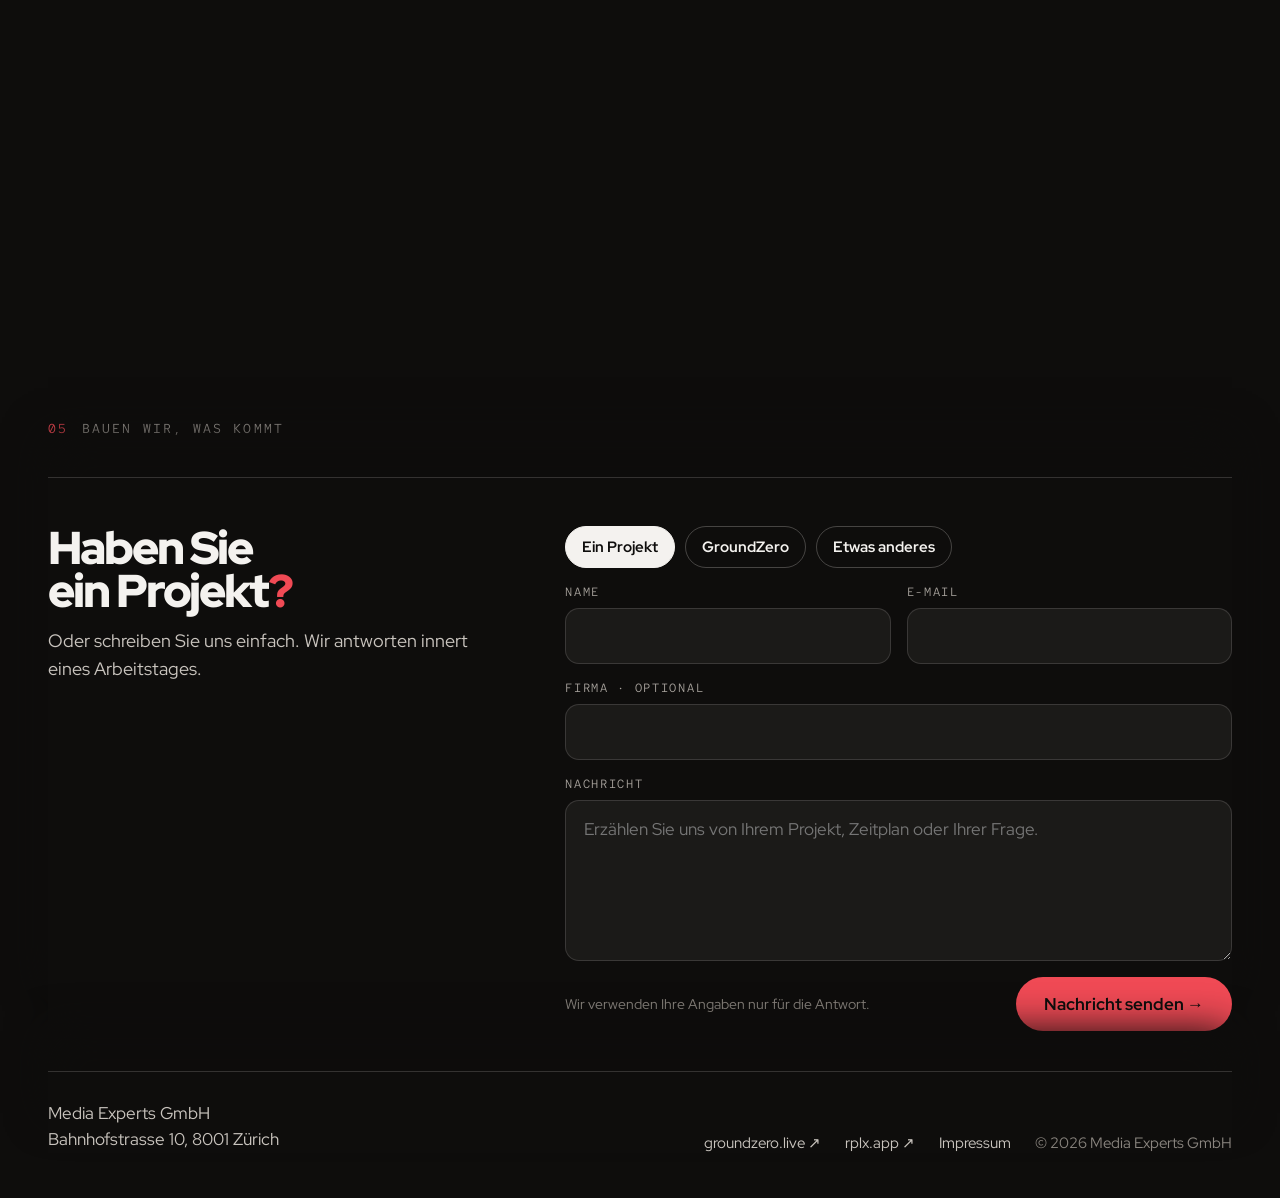
<file: de/index.html>
<!doctype html>
<html lang="de-CH">
<head>
<meta charset="utf-8">
<meta name="viewport" content="width=device-width, initial-scale=1">
<meta name="description" content="Media Experts GmbH ist das Zürcher Prop-Tech-Unternehmen hinter GroundZero und RPLX, von der ersten Baubewilligung bis zur letzten verkauften Einheit.">
<meta name="theme-color" content="#0E0D0C">
<link rel="alternate" hreflang="en" href="https://mediaexperts.ch/">
<link rel="alternate" hreflang="de" href="https://mediaexperts.ch/de/">
<link rel="alternate" hreflang="fr" href="https://mediaexperts.ch/fr/">
<link rel="alternate" hreflang="it" href="https://mediaexperts.ch/it/">
<link rel="icon" href="../assets/favicon.svg" type="image/svg+xml">
<title>Media Experts — Schweizer Software für Neubauprojekte</title>
<link rel="preconnect" href="https://fonts.googleapis.com">
<link href="https://fonts.googleapis.com/css2?family=Red+Hat+Display:wght@400;500;700;900&family=Red+Hat+Mono:wght@400;500&display=swap" rel="stylesheet">
<style>
html{scroll-behavior:smooth}
body{margin:0;background:#0E0D0C;color:#F4F2EF;font-family:'Red Hat Display',sans-serif;-webkit-font-smoothing:antialiased}
a{color:inherit;text-decoration:none}a:hover{color:#F04A55}
*{box-sizing:border-box}

.x1:hover{color:#F4F2EF !important}
.x2:hover{color:#F4F2EF !important}
.x3:hover{color:#F4F2EF !important}
.x4:hover{background:#F04A55 !important;color:#0E0D0C !important}
.x5:hover{background:#F4F2EF !important;color:#0E0D0C !important}
.x6:hover{background:rgba(240,74,85,.35) !important;border-color:#F04A55 !important}
.x7:hover{background:rgba(240,74,85,.35) !important;border-color:#F04A55 !important}
.x8:hover{background:rgba(240,74,85,.35) !important;border-color:#F04A55 !important}
.x9:hover{background:#F4F2EF !important;color:#0E0D0C !important}
.x10:hover{background:#F4F2EF !important;color:#0E0D0C !important}
.x11:hover{border-color:#F4F2EF !important;color:#F4F2EF !important}
.x12:hover{color:#F7B32E !important}
.x13:hover{color:#F7B32E !important}
.x14:hover{color:#F7B32E !important}
.x15:hover{color:#F7B32E !important}
.x16:hover{color:#F7B32E !important}
.x17:hover{color:#F7B32E !important}
.x18:hover{color:#F04A55 !important}
.x19:hover{color:#F04A55 !important}
.x20:hover{color:#F04A55 !important}
.x21:focus{border-color:#F04A55 !important}
.x22:focus{border-color:#F04A55 !important}
.x23:focus{border-color:#F04A55 !important}
.x24:focus{border-color:#F04A55 !important}
.x25:hover{background:#F4F2EF !important;color:#0E0D0C !important}
</style>
<link rel="stylesheet" href="../assets/me.css?v=6">
<script src="../assets/cinema-cables.js?v=2" defer></script>
<script src="../assets/app.js?v=4" defer></script>
<script src="../assets/gz.js?v=3" defer></script>
</head>
<body>
<me-cinema building-src="../assets/rplx/render-cutout.png" aria-hidden="true"></me-cinema>

<header style="position:fixed;top:0;left:0;right:0;z-index:30">
<div style="max-width:1440px;margin:0 auto;padding:22px clamp(20px,4vw,48px);display:flex;align-items:center;justify-content:space-between;gap:24px">
<a href="#top" aria-label="Media Experts Startseite" style="display:flex;align-items:center;gap:12px;color:#F4F2EF">
<div style="width:40px;height:40px;border-radius:10px;background:#24211F;display:flex;align-items:center;justify-content:center"><svg viewBox="-12 0 224 120" width="32" height="17" fill="none" stroke-linecap="round" stroke-linejoin="round" stroke-width="18"><path d="M4 74 C24 74 30 34 60 34 C80 34 93 46 100 58" stroke="#4F86F0"></path><path d="M196 74 C176 74 170 34 140 34 C120 34 107 46 100 58" stroke="#F7B32E"></path><path d="M44 48 C66 56 92 82 100 108 C108 82 134 56 156 48" stroke="#F04A55"></path></svg></div>
<div style="font-weight:900;font-size:57px;letter-spacing:-.05em;line-height:.72;text-box:trim-both cap alphabetic">me<span style="color:#F04A55">.</span></div>
</a>
<nav style="display:flex;align-items:center;gap:6px;padding:6px;border-radius:999px;background:rgba(14,13,12,.7);backdrop-filter:blur(14px);-webkit-backdrop-filter:blur(14px);border:1px solid rgba(244,242,239,.1);font-size:15px;font-weight:500">
<a href="#groundzero" style="padding:8px 14px;border-radius:999px;color:#C9C4BE" class="x1">GroundZero</a>
<a href="#rplx" style="padding:8px 14px;border-radius:999px;color:#C9C4BE" class="x2">RPLX</a>
<a href="#company" style="padding:8px 14px;border-radius:999px;color:#C9C4BE" class="x3">Unternehmen</a>
<a href="#contact" style="padding:8px 16px;border-radius:999px;background:#F4F2EF;color:#0E0D0C;font-weight:700" class="x4">Kontakt</a>
<details class="langs"><summary aria-label="Sprache">DE</summary><div><a href="../" hreflang="en">English</a><a href="../de/" hreflang="de" aria-current="true">Deutsch</a><a href="../fr/" hreflang="fr">Français</a><a href="../it/" hreflang="it">Italiano</a></div></details>
</nav>
</div>
</header>

<div id="chap" style="opacity:0;transition:opacity .3s;position:fixed;right:clamp(16px,3vw,40px);bottom:clamp(16px,3vw,36px);z-index:30;display:flex;align-items:center;gap:12px;padding:10px 16px;border-radius:999px;background:rgba(14,13,12,.75);backdrop-filter:blur(14px);-webkit-backdrop-filter:blur(14px);border:1px solid rgba(244,242,239,.1);font-family:'Red Hat Mono',monospace;font-size:12px;letter-spacing:.12em;color:#A8A39D" aria-hidden="true">
<span id="chap-num" style="color:#F04A55">00</span><span>/ 05</span><span id="chap-name" style="color:#F4F2EF">INTRO</span>
</div>

<main id="top" style="position:relative;z-index:1">

<section data-cable="flow" data-dim="1" data-chapter="00" data-name="INTRO" style="min-height:100vh;display:flex;flex-direction:column;justify-content:space-between;padding:clamp(120px,16vh,180px) clamp(20px,4vw,48px) clamp(32px,5vh,56px);max-width:1440px;margin:0 auto">
<div style="display:flex;flex-direction:column;gap:28px">
<div style="font-family:'Red Hat Mono',monospace;font-size:13px;letter-spacing:.16em;color:#A8A39D">MEDIA EXPERTS · ZÜRICH · SEIT 2018</div>
<h1 style="margin:0;position:relative;font-weight:900;font-size:clamp(56px,9.4vw,164px);line-height:.88;letter-spacing:-.055em;max-width:12ch;text-wrap:balance">Schweizer Software für <span style="display:inline-grid;white-space:nowrap"><span style="grid-area:1/1;color:transparent;-webkit-text-stroke:2px #F04A55">Neubauprojekte</span><span aria-hidden="true" style="grid-area:1/1;color:transparent;-webkit-text-stroke:1.6px #F7B32E;transform:translate(4px,3px)">Neubauprojekte</span><span aria-hidden="true" style="grid-area:1/1;color:transparent;-webkit-text-stroke:1.6px #4F86F0;transform:translate(-3px,5px)">Neubauprojekte</span><span aria-hidden="true" style="grid-area:1/1;color:transparent;-webkit-text-stroke:1.6px #E07A2C;transform:translate(7px,-2px)">Neubauprojekte</span><span aria-hidden="true" style="grid-area:1/1;color:transparent;-webkit-text-stroke:1.6px #F4F2EF;transform:translate(2px,8px)">Neubauprojekte</span></span>.</h1>
</div>
<div style="display:flex;flex-wrap:wrap;align-items:flex-end;justify-content:space-between;gap:28px;padding-bottom:64px">
<p style="margin:0;max-width:460px;background:#0E0D0C;padding:14px 18px 14px 0;border-radius:0 12px 12px 0;font-size:clamp(18px,1.5vw,21px);line-height:1.5;color:#E2DED8;text-wrap:pretty">Wir sind das Zürcher Prop-Tech-Unternehmen hinter <b style="font-weight:700;color:#F7B32E">GroundZero</b> und <b style="font-weight:700;color:#F04A55">RPLX</b>, von der ersten Baubewilligung bis zur letzten verkauften Einheit.</p>
<a href="#groundzero" style="display:flex;align-items:center;gap:12px;font-family:'Red Hat Mono',monospace;font-size:13px;letter-spacing:.16em;color:#F4F2EF">ZUR GESCHICHTE <span style="width:40px;height:40px;border-radius:50%;border:1px solid rgba(244,242,239,.3);display:flex;align-items:center;justify-content:center;font-family:'Red Hat Display',sans-serif;font-size:18px">↓</span></a>
</div>
</section>

<section id="groundzero" data-cable="ground" data-dim="1" data-chapter="01" data-name="GROUNDZERO" style="min-height:100vh;display:flex;align-items:center;padding:clamp(120px,14vh,160px) clamp(20px,4vw,48px) clamp(140px,22vh,220px);max-width:1440px;margin:0 auto">
<div style="display:flex;flex-direction:column;gap:32px;max-width:760px">
<div style="display:flex;flex-wrap:wrap;align-items:center;gap:14px;font-family:'Red Hat Mono',monospace;font-size:13px;letter-spacing:.16em;color:#A8A39D"><span style="color:#F7B32E">01</span>GROUNDZERO · PARZELLE, BEWILLIGUNG, LIVE</div>
<h2 style="margin:0;font-weight:900;font-size:clamp(48px,7vw,116px);line-height:.9;letter-spacing:-.05em;text-wrap:balance">Alles beginnt mit einer Bewilligung<span style="color:#F7B32E">.</span></h2>
<p style="margin:0;max-width:560px;font-size:clamp(18px,1.5vw,21px);line-height:1.55;color:#E2DED8;text-wrap:pretty">GroundZero ist das Live-Radar für Neubauwohnungen, von Prag bis Zürich, von Miami bis Dubai. Baubewilligungen, Baustarts und Verfügbarkeit ab Plan, stündlich aktualisiert.</p>
<div style="display:flex;flex-wrap:wrap;gap:20px 56px;padding-top:8px">
<div style="display:flex;flex-direction:column;gap:6px"><div data-gz="permits" style="font-weight:900;font-size:clamp(36px,4vw,60px);letter-spacing:-.04em;line-height:1">10’288</div><div style="font-family:'Red Hat Mono',monospace;font-size:12px;letter-spacing:.14em;color:#A8A39D">PROJEKTE</div></div>
<div style="display:flex;flex-direction:column;gap:6px"><div data-gz="units" style="font-weight:900;font-size:clamp(36px,4vw,60px);letter-spacing:-.04em;line-height:1">732’017</div><div style="font-family:'Red Hat Mono',monospace;font-size:12px;letter-spacing:.14em;color:#A8A39D">EINHEITEN</div></div>
<div style="display:flex;flex-direction:column;gap:6px"><div data-gz="countries" style="font-weight:900;font-size:clamp(36px,4vw,60px);letter-spacing:-.04em;line-height:1">6</div><div style="font-family:'Red Hat Mono',monospace;font-size:12px;letter-spacing:.14em;color:#A8A39D">LÄNDER</div></div>
</div>
<a href="https://groundzero.live" target="_blank" rel="noopener" style="align-self:flex-start;display:flex;align-items:center;gap:10px;background:#F7B32E;color:#0E0D0C;padding:16px 26px;border-radius:999px;font-weight:700;font-size:17px" class="x5">Ihr Radar zeichnen ↗</a>
</div>
</section>

<section id="navigator" aria-label="RPLX Property Navigator" data-cable="building" data-dim="1" data-morph=".93" data-chapter="02" data-name="PROPERTY NAVIGATOR" style="position:relative;height:620vh">
<div style="position:sticky;top:0;height:100vh;overflow:hidden">

<div data-cable-target="" style="position:absolute;right:clamp(0px,5vw,100px);bottom:0;width:min(75vh,100vw);aspect-ratio:880/1100;transform:scale(1);transform-origin:42% 43%" id="bld">
<button class="hot x6" data-i="0" aria-label="Einheit A-4.02" style="position:absolute;left:24%;top:39%;width:37%;height:8%;border-radius:8px;border:2px solid #7FD46B;background:rgba(127,212,107,.22);cursor:pointer;opacity:0;padding:0;transition:background .2s,border-color .2s" >
<span style="position:absolute;left:0;top:-30px;font-family:'Red Hat Mono',monospace;font-size:11px;letter-spacing:.1em;background:#0E0D0C;color:#F4F2EF;padding:4px 8px;border-radius:999px;white-space:nowrap">A-4.02 · VERFÜGBAR</span>
</button>
<button class="hot x7" data-i="1" aria-label="Einheit A-3.02" style="position:absolute;left:24%;top:49%;width:37%;height:7.5%;border-radius:8px;border:2px solid #7FD46B;background:rgba(127,212,107,.22);cursor:pointer;opacity:0;padding:0;transition:background .2s,border-color .2s" >
<span style="position:absolute;left:0;top:-30px;font-family:'Red Hat Mono',monospace;font-size:11px;letter-spacing:.1em;background:#0E0D0C;color:#F4F2EF;padding:4px 8px;border-radius:999px;white-space:nowrap">A-3.02 · VERFÜGBAR</span>
</button>
<button class="hot x8" data-i="2" aria-label="Einheit B-2.05" style="position:absolute;left:64%;top:62%;width:29%;height:8%;border-radius:8px;border:2px solid #F7B32E;background:rgba(247,179,46,.22);cursor:pointer;opacity:0;padding:0;transition:background .2s,border-color .2s" >
<span style="position:absolute;left:0;top:-30px;font-family:'Red Hat Mono',monospace;font-size:11px;letter-spacing:.1em;background:#0E0D0C;color:#F4F2EF;padding:4px 8px;border-radius:999px;white-space:nowrap">B-2.05 · WARTELISTE</span>
</button>
</div>

<div style="position:absolute;left:clamp(20px,4vw,48px);top:clamp(110px,16vh,170px);max-width:min(560px,calc(100vw - 40px));display:flex;flex-direction:column;gap:22px;background:#0E0D0C;border-radius:0 20px 20px 0;padding:18px 22px 22px 0">
<div style="font-family:'Red Hat Mono',monospace;font-size:12px;letter-spacing:.16em;color:#A8A39D"><span style="color:#F04A55">RPLX</span> · PROPERTY NAVIGATOR</div>
<div id="ph-intro">
<div style="display:flex;flex-direction:column;gap:16px"><div style="font-weight:900;font-size:clamp(36px,4.6vw,72px);line-height:.95;letter-spacing:-.045em;text-wrap:balance">Begehen Sie es, bevor die erste Wand steht<span style="color:#F04A55">.</span></div><div style="font-size:18px;line-height:1.5;color:#C9C4BE">Scrollen Sie weiter. Das Gebäude ist live.</div></div>
</div>
<div id="ph-pick" hidden>
<div style="display:flex;flex-direction:column;gap:16px"><div style="font-weight:900;font-size:clamp(36px,4.6vw,72px);line-height:.95;letter-spacing:-.045em">Wählen Sie eine Einheit<span style="color:#F04A55">.</span></div><div style="font-size:18px;line-height:1.5;color:#C9C4BE;text-wrap:pretty">Jede Einheit ist live: Plan, Status und Preis. Tippen Sie auf eine am Gebäude.</div></div>
</div>
<div id="ph-steps" hidden>
<div style="display:flex;flex-direction:column;gap:22px">
<div style="font-weight:900;font-size:clamp(32px,3.8vw,60px);line-height:.95;letter-spacing:-.045em">Vom Klick zur Reservation<span style="color:#F04A55">.</span></div>
<div style="display:flex;flex-direction:column">
<div id="steps">
<div class="step" style="display:flex;align-items:center;gap:14px;padding:10px 0;color:#6A6560;transition:color .3s">
<span class="mk" style="width:28px;height:28px;border-radius:50%;border:2px solid #3A3633;background:transparent;color:#0E0D0C;display:flex;align-items:center;justify-content:center;font-family:'Red Hat Mono',monospace;font-size:12px;font-weight:500;flex:none;transition:all .3s">1</span>
<span style="font-weight:700;font-size:18px">Einheit gewählt</span>
</div>
<div class="step" style="display:flex;align-items:center;gap:14px;padding:10px 0;color:#6A6560;transition:color .3s">
<span class="mk" style="width:28px;height:28px;border-radius:50%;border:2px solid #3A3633;background:transparent;color:#0E0D0C;display:flex;align-items:center;justify-content:center;font-family:'Red Hat Mono',monospace;font-size:12px;font-weight:500;flex:none;transition:all .3s">2</span>
<span style="font-weight:700;font-size:18px">3D-Rundgang angesehen</span>
</div>
<div class="step" style="display:flex;align-items:center;gap:14px;padding:10px 0;color:#6A6560;transition:color .3s">
<span class="mk" style="width:28px;height:28px;border-radius:50%;border:2px solid #3A3633;background:transparent;color:#0E0D0C;display:flex;align-items:center;justify-content:center;font-family:'Red Hat Mono',monospace;font-size:12px;font-weight:500;flex:none;transition:all .3s">3</span>
<span style="font-weight:700;font-size:18px">Käuferdaten</span>
</div>
<div class="step" style="display:flex;align-items:center;gap:14px;padding:10px 0;color:#6A6560;transition:color .3s">
<span class="mk" style="width:28px;height:28px;border-radius:50%;border:2px solid #3A3633;background:transparent;color:#0E0D0C;display:flex;align-items:center;justify-content:center;font-family:'Red Hat Mono',monospace;font-size:12px;font-weight:500;flex:none;transition:all .3s">4</span>
<span style="font-weight:700;font-size:18px">Anzahlung auf Treuhand</span>
</div>
<div class="step" style="display:flex;align-items:center;gap:14px;padding:10px 0;color:#6A6560;transition:color .3s">
<span class="mk" style="width:28px;height:28px;border-radius:50%;border:2px solid #3A3633;background:transparent;color:#0E0D0C;display:flex;align-items:center;justify-content:center;font-family:'Red Hat Mono',monospace;font-size:12px;font-weight:500;flex:none;transition:all .3s">5</span>
<span style="font-weight:700;font-size:18px">Reserviert</span>
</div>
</div>
</div>
</div>
</div>
</div>

<div style="position:absolute;right:clamp(16px,4vw,64px);bottom:clamp(20px,6vh,64px);width:min(420px,calc(100vw - 32px));background:#0E0D0C;border:1px solid rgba(244,242,239,.14);border-radius:24px;padding:26px;display:flex;flex-direction:column;gap:20px;box-shadow:0 30px 80px rgba(0,0,0,.5);opacity:0;transform:translateY(40px);pointer-events:none" id="card" data-l-available="VERFÜGBAR" data-l-waitlist="WARTELISTE" data-l-reserved="RESERVIERT">
<div style="display:flex;justify-content:space-between;align-items:center">
<div style="display:flex;flex-direction:column;gap:4px"><div style="font-family:'Red Hat Mono',monospace;font-size:12px;letter-spacing:.14em;color:#A8A39D">EINHEIT</div><div style="font-weight:900;font-size:34px;letter-spacing:-.03em;line-height:1"><span class="u-id">A-4.02</span></div></div>
<div style="font-family:'Red Hat Mono',monospace;font-size:12px;letter-spacing:.1em;padding:6px 10px;border-radius:999px;background:#7FD46B;color:#0E0D0C" id="u-status">VERFÜGBAR</div>
</div>
<div style="display:flex;gap:4px">
<div class="bar" style="flex:1;height:4px;border-radius:2px;background:#3A3633;transition:background .3s"></div><div class="bar" style="flex:1;height:4px;border-radius:2px;background:#3A3633;transition:background .3s"></div><div class="bar" style="flex:1;height:4px;border-radius:2px;background:#3A3633;transition:background .3s"></div><div class="bar" style="flex:1;height:4px;border-radius:2px;background:#3A3633;transition:background .3s"></div><div class="bar" style="flex:1;height:4px;border-radius:2px;background:#3A3633;transition:background .3s"></div>
</div>

<div id="st1">
<div style="display:grid;grid-template-columns:1fr 1fr;gap:14px 20px">
<div style="display:flex;flex-direction:column;gap:2px"><span style="font-family:'Red Hat Mono',monospace;font-size:11px;letter-spacing:.12em;color:#A8A39D">ZIMMER</span><b style="font-size:20px"><span class="u-rooms"></span></b></div>
<div style="display:flex;flex-direction:column;gap:2px"><span style="font-family:'Red Hat Mono',monospace;font-size:11px;letter-spacing:.12em;color:#A8A39D">WOHNFLÄCHE</span><b style="font-size:20px"><span class="u-area"></span></b></div>
<div style="display:flex;flex-direction:column;gap:2px"><span style="font-family:'Red Hat Mono',monospace;font-size:11px;letter-spacing:.12em;color:#A8A39D">BALKON</span><b style="font-size:20px"><span class="u-balcony"></span></b></div>
<div style="display:flex;flex-direction:column;gap:2px"><span style="font-family:'Red Hat Mono',monospace;font-size:11px;letter-spacing:.12em;color:#A8A39D">ETAGE · AUSRICHTUNG</span><b style="font-size:20px"><span class="u-floor"></span></b></div>
<div style="grid-column:1/-1;display:flex;justify-content:space-between;align-items:baseline;border-top:1px solid rgba(244,242,239,.14);padding-top:14px"><span style="font-size:15px;color:#A8A39D">Preis</span><b style="font-size:24px;letter-spacing:-.02em"><span class="u-price"></span></b></div>
</div>
</div>
<div id="st2" hidden>
<div style="display:flex;flex-direction:column;gap:12px">
<div class="walk" role="img" aria-label="3D-Rundgang durch die Einheit: Wohn- und Essbereich">
<img src="../assets/rplx/tour.jpg" alt="" class="w1">
<img src="../assets/rplx/tour-2.jpg" alt="" class="w2">
<span class="walk-tag">● 3D</span>
<img src="../assets/rplx/floorplan.jpg" alt="" class="walk-plan">
</div>
<div style="display:flex;justify-content:space-between;font-size:15px"><span style="color:#C9C4BE">3D-Rundgang</span><b style="color:#7FD46B">Angesehen ✓</b></div>
</div>
</div>
<div id="st3" hidden>
<div style="display:flex;flex-direction:column;gap:10px">
<div style="display:flex;flex-direction:column;gap:4px;background:#1B1A18;border-radius:12px;padding:12px 14px"><span style="font-family:'Red Hat Mono',monospace;font-size:11px;letter-spacing:.12em;color:#A8A39D">KÄUFERIN</span><b style="font-size:17px">Anna Keller</b></div>
<div style="display:flex;flex-direction:column;gap:4px;background:#1B1A18;border-radius:12px;padding:12px 14px"><span style="font-family:'Red Hat Mono',monospace;font-size:11px;letter-spacing:.12em;color:#A8A39D">E-MAIL</span><b style="font-size:17px">anna.keller@example.ch</b></div>
<div style="display:flex;justify-content:space-between;align-items:center;background:#1B1A18;border-radius:12px;padding:12px 14px"><span style="font-size:15px;color:#C9C4BE">Finanzierung</span><b style="font-size:15px;color:#7FD46B">Vorab bewilligt ✓</b></div>
</div>
</div>
<div id="st4" hidden>
<div style="display:flex;flex-direction:column;gap:16px">
<div style="display:flex;justify-content:space-between;align-items:baseline"><span style="font-size:15px;color:#C9C4BE">M1 · Reservationsanzahlung 10%</span><b style="font-size:20px"><span class="u-deposit"></span></b></div>
<div style="display:flex;align-items:center">
<div style="width:34px;height:34px;border-radius:50%;background:#F04A55;color:#0E0D0C;display:flex;align-items:center;justify-content:center;font-family:'Red Hat Mono',monospace;font-size:11px">M1</div><div style="flex:1;height:3px;background:#3A3633"></div>
<div style="width:34px;height:34px;border-radius:50%;border:2px solid #3A3633;color:#A8A39D;display:flex;align-items:center;justify-content:center;font-family:'Red Hat Mono',monospace;font-size:11px">M2</div><div style="flex:1;height:3px;background:#3A3633"></div>
<div style="width:34px;height:34px;border-radius:50%;border:2px solid #3A3633;color:#A8A39D;display:flex;align-items:center;justify-content:center;font-family:'Red Hat Mono',monospace;font-size:11px">M3</div><div style="flex:1;height:3px;background:#3A3633"></div>
<div style="width:34px;height:34px;border-radius:50%;border:2px solid #3A3633;color:#A8A39D;display:flex;align-items:center;justify-content:center;font-family:'Red Hat Mono',monospace;font-size:11px">M4</div>
</div>
<div style="font-size:15px;color:#7FD46B">Auf Treuhandkonto gesichert ✓</div>
</div>
</div>
<div id="st5" hidden>
<div style="display:flex;flex-direction:column;align-items:flex-start;gap:14px">
<div style="width:56px;height:56px;border-radius:50%;background:#F04A55;color:#0E0D0C;display:flex;align-items:center;justify-content:center;font-size:28px;font-weight:900">✓</div>
<div style="font-weight:900;font-size:28px;letter-spacing:-.03em;line-height:1.05"><span class="u-id">A-4.02</span> ist für Anna reserviert.</div>
<div style="font-size:15px;line-height:1.5;color:#C9C4BE">Noch ist nichts gebaut. Der Verkauf schon.</div>
</div>
</div>
</div>

</div>
</section>

<section id="rplx" data-cable="tower" data-dim=".9" data-chapter="02" data-name="RPLX" style="min-height:100vh;display:flex;align-items:center;padding:clamp(120px,14vh,160px) clamp(20px,4vw,48px);max-width:1440px;margin:0 auto">
<div style="display:flex;flex-direction:column;gap:32px;max-width:700px">
<div style="display:flex;flex-wrap:wrap;align-items:center;gap:14px;font-family:'Red Hat Mono',monospace;font-size:13px;letter-spacing:.16em;color:#A8A39D"><span style="color:#F04A55">02</span>RPLX · REAL ESTATE OS FÜR VERKAUF AB PLAN</div>
<h2 style="margin:0;font-weight:900;font-size:clamp(48px,7vw,116px);line-height:.9;letter-spacing:-.05em;text-wrap:balance">Verkaufen, bevor es steht<span style="color:#F04A55">.</span></h2>
<p style="margin:0;max-width:560px;font-size:clamp(18px,1.5vw,21px);line-height:1.55;color:#E2DED8;text-wrap:pretty">Ein System für den ganzen Verkauf ab Plan. Inventar, Käufer, Vermittler und Zahlungen an einem Ort, statt Tabellen, PDFs und einem Dutzend Tools.</p>
<div style="display:grid;grid-template-columns:repeat(auto-fill,minmax(260px,1fr));column-gap:32px;border-top:1px solid rgba(244,242,239,.14)">
<div style="display:flex;gap:16px;padding:16px 0;border-bottom:1px solid rgba(244,242,239,.14)">
<span style="font-family:'Red Hat Mono',monospace;font-size:12px;color:#F04A55;padding-top:4px">01</span>
<div style="display:flex;flex-direction:column;gap:4px"><b style="font-weight:700;font-size:18px">Nachfrage-Heatmap</b><span style="font-size:15px;line-height:1.45;color:#A8A39D">Sehen, welche Einheiten Käufer wollen, bevor die Preise stehen.</span></div>
</div>
<div style="display:flex;gap:16px;padding:16px 0;border-bottom:1px solid rgba(244,242,239,.14)">
<span style="font-family:'Red Hat Mono',monospace;font-size:12px;color:#F04A55;padding-top:4px">02</span>
<div style="display:flex;flex-direction:column;gap:4px"><b style="font-weight:700;font-size:18px">Property Navigator</b><span style="font-size:15px;line-height:1.45;color:#A8A39D">3D-Rundgänge durch noch nicht gebaute Wohnungen.</span></div>
</div>
<div style="display:flex;gap:16px;padding:16px 0;border-bottom:1px solid rgba(244,242,239,.14)">
<span style="font-family:'Red Hat Mono',monospace;font-size:12px;color:#F04A55;padding-top:4px">03</span>
<div style="display:flex;flex-direction:column;gap:4px"><b style="font-weight:700;font-size:18px">Media Studio</b><span style="font-size:15px;line-height:1.45;color:#A8A39D">Von der Architektenskizze zum verkaufsfertigen Rendering.</span></div>
</div>
<div style="display:flex;gap:16px;padding:16px 0;border-bottom:1px solid rgba(244,242,239,.14)">
<span style="font-family:'Red Hat Mono',monospace;font-size:12px;color:#F04A55;padding-top:4px">04</span>
<div style="display:flex;flex-direction:column;gap:4px"><b style="font-weight:700;font-size:18px">Live-Inventar</b><span style="font-size:15px;line-height:1.45;color:#A8A39D">Jede Einheit, jeder Plan, jeder Preis, immer aktuell.</span></div>
</div>
<div style="display:flex;gap:16px;padding:16px 0;border-bottom:1px solid rgba(244,242,239,.14)">
<span style="font-family:'Red Hat Mono',monospace;font-size:12px;color:#F04A55;padding-top:4px">05</span>
<div style="display:flex;flex-direction:column;gap:4px"><b style="font-weight:700;font-size:18px">Lead Board</b><span style="font-size:15px;line-height:1.45;color:#A8A39D">Jede Anfrage vom ersten Klick bis zur Reservation.</span></div>
</div>
<div style="display:flex;gap:16px;padding:16px 0;border-bottom:1px solid rgba(244,242,239,.14)">
<span style="font-family:'Red Hat Mono',monospace;font-size:12px;color:#F04A55;padding-top:4px">06</span>
<div style="display:flex;flex-direction:column;gap:4px"><b style="font-weight:700;font-size:18px">Treuhand &amp; Provisionen</b><span style="font-size:15px;line-height:1.45;color:#A8A39D">Etappenzahlungen und wer was erhält, klar geregelt.</span></div>
</div>
</div>
<div style="display:flex;flex-wrap:wrap;gap:12px">
<a href="https://www.rplx.app" target="_blank" rel="noopener" style="display:flex;align-items:center;padding:16px 26px;border-radius:999px;font-weight:700;font-size:17px;border:1px solid rgba(244,242,239,.3);color:#F4F2EF" class="x11">rplx.app ↗</a>
</div>
</div>
</section>

<section data-cable="skyline" data-dim=".85" data-chapter="03" data-name="MÄRKTE" style="min-height:100vh;display:flex;flex-direction:column;gap:40px;padding:clamp(120px,14vh,160px) clamp(20px,4vw,48px) clamp(200px,42vh,420px);max-width:1440px;margin:0 auto">
<div style="display:flex;flex-wrap:wrap;align-items:center;gap:14px;font-family:'Red Hat Mono',monospace;font-size:13px;letter-spacing:.16em;color:#A8A39D"><span style="color:#4F86F0">03</span>LIVE-MÄRKTE · JEDES QUARTAL MEHR</div>
<h2 style="margin:0;font-weight:900;font-size:clamp(48px,7vw,116px);line-height:.9;letter-spacing:-.05em;text-wrap:balance"><span data-gz="count-word">Sechs</span> Skylines. Ein Radar<span style="color:#4F86F0">.</span></h2>
<div id="gz-markets" data-l-projects="Projekte" data-l-units="Einheiten" style="display:grid;grid-template-columns:repeat(auto-fill,minmax(300px,1fr));column-gap:40px">
<a href="https://groundzero.live" target="_blank" rel="noopener" style="display:flex;align-items:baseline;justify-content:space-between;gap:16px;padding:18px 0;border-bottom:1px solid rgba(244,242,239,.16);color:#F4F2EF" class="x12">
<span style="font-weight:700;font-size:clamp(24px,2.4vw,34px);letter-spacing:-.03em">Tschechien</span>
<span style="font-family:'Red Hat Mono',monospace;font-size:13px;color:#A8A39D;text-align:right">3’340 Projekte · 145’526 Einheiten</span>
</a>
<a href="https://groundzero.live" target="_blank" rel="noopener" style="display:flex;align-items:baseline;justify-content:space-between;gap:16px;padding:18px 0;border-bottom:1px solid rgba(244,242,239,.16);color:#F4F2EF" class="x13">
<span style="font-weight:700;font-size:clamp(24px,2.4vw,34px);letter-spacing:-.03em">Schweiz</span>
<span style="font-family:'Red Hat Mono',monospace;font-size:13px;color:#A8A39D;text-align:right">1’736 Projekte · 24’154 Einheiten</span>
</a>
<a href="https://groundzero.live" target="_blank" rel="noopener" style="display:flex;align-items:baseline;justify-content:space-between;gap:16px;padding:18px 0;border-bottom:1px solid rgba(244,242,239,.16);color:#F4F2EF" class="x14">
<span style="font-weight:700;font-size:clamp(24px,2.4vw,34px);letter-spacing:-.03em">Dubai</span>
<span style="font-family:'Red Hat Mono',monospace;font-size:13px;color:#A8A39D;text-align:right">828 Projekte · 314’144 Einheiten</span>
</a>
<a href="https://groundzero.live" target="_blank" rel="noopener" style="display:flex;align-items:baseline;justify-content:space-between;gap:16px;padding:18px 0;border-bottom:1px solid rgba(244,242,239,.16);color:#F4F2EF" class="x15">
<span style="font-weight:700;font-size:clamp(24px,2.4vw,34px);letter-spacing:-.03em">USA</span>
<span style="font-family:'Red Hat Mono',monospace;font-size:13px;color:#A8A39D;text-align:right">2’731 Projekte · 93’268 Einheiten</span>
</a>
<a href="https://groundzero.live" target="_blank" rel="noopener" style="display:flex;align-items:baseline;justify-content:space-between;gap:16px;padding:18px 0;border-bottom:1px solid rgba(244,242,239,.16);color:#F4F2EF" class="x16">
<span style="font-weight:700;font-size:clamp(24px,2.4vw,34px);letter-spacing:-.03em">Deutschland</span>
<span style="font-family:'Red Hat Mono',monospace;font-size:13px;color:#A8A39D;text-align:right">1’219 Projekte · 97’968 Einheiten</span>
</a>
<a href="https://groundzero.live" target="_blank" rel="noopener" style="display:flex;align-items:baseline;justify-content:space-between;gap:16px;padding:18px 0;border-bottom:1px solid rgba(244,242,239,.16);color:#F4F2EF" class="x17">
<span style="font-weight:700;font-size:clamp(24px,2.4vw,34px);letter-spacing:-.03em">Österreich</span>
<span style="font-family:'Red Hat Mono',monospace;font-size:13px;color:#A8A39D;text-align:right">434 Projekte · 56’957 Einheiten</span>
</a>
</div>
</section>

<section id="company" data-cable="flow" data-dim=".4" data-chapter="04" data-name="UNTERNEHMEN" style="min-height:100vh;display:flex;flex-direction:column;justify-content:center;gap:56px;padding:clamp(120px,14vh,160px) clamp(20px,4vw,48px);max-width:1440px;margin:0 auto">
<div style="display:flex;flex-direction:column;gap:28px;max-width:900px">
<div style="display:flex;flex-wrap:wrap;align-items:center;gap:14px;font-family:'Red Hat Mono',monospace;font-size:13px;letter-spacing:.16em;color:#A8A39D"><span style="color:#F4F2EF">04</span>COMPANY</div>
<h2 style="margin:0;font-weight:900;font-size:clamp(48px,7vw,116px);line-height:.9;letter-spacing:-.05em;text-wrap:balance">Vom Studio zum Produkt<span style="color:#F04A55">.</span></h2>
<p style="margin:0;max-width:600px;font-size:clamp(18px,1.5vw,21px);line-height:1.55;color:#E2DED8;text-wrap:pretty">Jahre der Kundenarbeit in Immobilien, Medien und Visualisierung haben uns gezeigt, was der Branche fehlt. Also haben wir aufgehört, alles zu machen, und es gebaut.</p>
</div>
<div style="display:grid;grid-template-columns:repeat(auto-fit,minmax(260px,1fr));gap:32px">
<div style="border-top:3px solid #4F86F0;padding-top:24px;display:flex;flex-direction:column;gap:12px"><div style="font-family:'Red Hat Mono',monospace;font-size:13px;letter-spacing:.14em;color:#4F86F0">2018</div><div style="font-weight:700;font-size:26px;letter-spacing:-.02em">Software-Studio</div><p style="margin:0;font-size:17px;line-height:1.55;color:#C9C4BE">Web, Apps, 3D und VR für Kunden aus Immobilien, Medien und Industrie.</p></div>
<div style="border-top:3px solid #F7B32E;padding-top:24px;display:flex;flex-direction:column;gap:12px"><div style="font-family:'Red Hat Mono',monospace;font-size:13px;letter-spacing:.14em;color:#F7B32E">DANACH</div><div style="font-weight:700;font-size:26px;letter-spacing:-.02em">Fokus Immobilien</div><p style="margin:0;font-size:17px;line-height:1.55;color:#C9C4BE">Virtuelle Rundgänge und Verkaufstools für Entwickler zeigten uns, wo der Verkauf ab Plan scheitert.</p></div>
<div style="border-top:3px solid #F04A55;padding-top:24px;display:flex;flex-direction:column;gap:12px"><div style="font-family:'Red Hat Mono',monospace;font-size:13px;letter-spacing:.14em;color:#F04A55">HEUTE</div><div style="font-weight:700;font-size:26px;letter-spacing:-.02em">Produktunternehmen</div><p style="margin:0;font-size:17px;line-height:1.55;color:#C9C4BE">Unsere ganze Energie fliesst in RPLX und GroundZero, gebaut in der Schweiz.</p></div>
</div>
<div style="display:flex;flex-wrap:wrap;align-items:center;justify-content:space-between;gap:20px;border-top:1px solid rgba(244,242,239,.14);padding-top:28px">
<div style="font-size:18px;color:#E2DED8">Ausgewählte Mandate auf Anfrage.</div>
<a href="mailto:info@mediaexperts.ch?subject=Project%20inquiry" style="font-weight:700;font-size:18px;color:#F4F2EF" class="x18">Sprechen Sie mit uns →</a>
</div>
</section>

<section aria-label="Unser Büro" style="position:relative;height:100vh;min-height:560px;overflow:hidden;background:#0E0D0C">
<img src="../assets/office.jpg" loading="lazy" alt="Empfang des Media Experts Büros in Zürich: geschnitzte Holztreppe, Messingtheke und grosse Gemälde." style="position:absolute;inset:0;width:100%;height:100%;object-fit:cover;object-position:center 55%">
<div style="position:absolute;left:clamp(20px,4vw,48px);bottom:clamp(24px,5vh,56px);background:#0E0D0C;border-radius:20px;padding:clamp(22px,3vw,32px);display:flex;flex-direction:column;gap:12px;max-width:520px">
<div style="font-family:'Red Hat Mono',monospace;font-size:12px;letter-spacing:.16em;color:#A8A39D">UNSER BÜRO</div>
<div style="font-weight:900;font-size:clamp(28px,3.2vw,48px);line-height:.98;letter-spacing:-.04em">Bahnhofstrasse 10, Zürich<span style="color:#F04A55">.</span></div>
</div>
</section>

<section id="contact" data-cable="logo" data-dim="1" data-chapter="05" data-name="KONTAKT" style="min-height:100vh;display:flex;flex-direction:column;justify-content:flex-end;gap:40px;padding:clamp(120px,14vh,160px) clamp(20px,4vw,48px) clamp(32px,5vh,56px);max-width:1440px;margin:0 auto">
<div style="display:flex;flex-direction:column;gap:20px;padding-top:42vh">
<div style="display:flex;flex-wrap:wrap;align-items:center;gap:14px;font-family:'Red Hat Mono',monospace;font-size:13px;letter-spacing:.16em;color:#A8A39D"><span style="color:#F04A55">05</span>BAUEN WIR, WAS KOMMT</div>
</div>
<div style="display:flex;flex-wrap:wrap;gap:40px 64px;border-top:1px solid rgba(244,242,239,.16);padding-top:48px">
<div style="flex:1 1 320px;display:flex;flex-direction:column;gap:14px;min-width:0">
<div style="font-weight:900;font-size:clamp(32px,3.6vw,56px);line-height:.95;letter-spacing:-.045em;text-wrap:balance">Haben Sie ein Projekt<span style="color:#F04A55">?</span></div>
<p style="margin:0;max-width:420px;font-size:18px;line-height:1.55;color:#C9C4BE;text-wrap:pretty">Oder schreiben Sie uns einfach. Wir antworten innert eines Arbeitstages.</p>
</div>
<div id="sent" hidden>
<div style="flex:1.4 1 480px;min-width:0;background:#1B1A18;border-radius:24px;padding:clamp(24px,3vw,40px);display:flex;flex-direction:column;align-items:flex-start;gap:14px">
<div style="width:52px;height:52px;border-radius:50%;background:#F04A55;color:#0E0D0C;display:flex;align-items:center;justify-content:center;font-size:26px;font-weight:900">✓</div>
<div style="font-weight:900;font-size:30px;letter-spacing:-.03em">Danke, <span id="sent-name"></span>.</div>
<p id="sent-ok" style="margin:0;font-size:17px;line-height:1.55;color:#C9C4BE">Ihre Nachricht ist unterwegs zu unserem Team. Wir haben Ihnen eine Bestätigung per E-Mail geschickt.</p>
<p id="sent-mail" hidden style="margin:0;font-size:17px;line-height:1.55;color:#C9C4BE">Ihr E-Mail-Programm sollte sich mit Ihrer Nachricht geöffnet haben. Falls nicht, schreiben Sie an info@mediaexperts.ch.</p>
<button id="reset" type="button" style="background:none;border:none;padding:0;color:#F4F2EF;font:inherit;font-weight:700;font-size:16px;cursor:pointer" class="x20">Weitere Nachricht senden →</button>
</div>
</div>
<div id="form-wrap" style="flex:1.4 1 480px;min-width:0;display:flex">
<form id="msg" action="/contact.php" method="post" style="flex:1 1 auto;width:100%;min-width:0;display:flex;flex-direction:column;gap:16px">
<div aria-hidden="true" style="position:absolute;left:-9999px;width:1px;height:1px;overflow:hidden"><input name="website" tabindex="-1" autocomplete="off"></div>
<input type="hidden" name="t" id="form-t">
<div style="display:flex;flex-wrap:wrap;gap:10px">
<button type="button" class="topic" data-i="0" aria-pressed="true" style="padding:10px 16px;border-radius:999px;border:1px solid #F4F2EF;background:#F4F2EF;color:#0E0D0C;font:inherit;font-weight:700;font-size:15px;cursor:pointer">Ein Projekt</button>
<button type="button" class="topic" data-i="1" aria-pressed="false" style="padding:10px 16px;border-radius:999px;border:1px solid rgba(244,242,239,.24);background:transparent;color:#F4F2EF;font:inherit;font-weight:700;font-size:15px;cursor:pointer">GroundZero</button>
<button type="button" class="topic" data-i="2" aria-pressed="false" style="padding:10px 16px;border-radius:999px;border:1px solid rgba(244,242,239,.24);background:transparent;color:#F4F2EF;font:inherit;font-weight:700;font-size:15px;cursor:pointer">Etwas anderes</button>
</div>
<div style="display:grid;grid-template-columns:repeat(auto-fit,minmax(220px,1fr));gap:16px">
<label style="display:flex;flex-direction:column;gap:8px"><span style="font-family:'Red Hat Mono',monospace;font-size:12px;letter-spacing:.14em;color:#A8A39D">NAME</span><input name="name" required="" autocomplete="name" style="background:#1B1A18;border:1px solid rgba(244,242,239,.14);border-radius:14px;padding:16px 18px;color:#F4F2EF;font:inherit;font-size:17px;outline:none" class="x21"></label>
<label style="display:flex;flex-direction:column;gap:8px"><span style="font-family:'Red Hat Mono',monospace;font-size:12px;letter-spacing:.14em;color:#A8A39D">E-MAIL</span><input name="email" type="email" required="" autocomplete="email" style="background:#1B1A18;border:1px solid rgba(244,242,239,.14);border-radius:14px;padding:16px 18px;color:#F4F2EF;font:inherit;font-size:17px;outline:none" class="x22"></label>
</div>
<label style="display:flex;flex-direction:column;gap:8px"><span style="font-family:'Red Hat Mono',monospace;font-size:12px;letter-spacing:.14em;color:#A8A39D">FIRMA · OPTIONAL</span><input name="company" autocomplete="organization" style="background:#1B1A18;border:1px solid rgba(244,242,239,.14);border-radius:14px;padding:16px 18px;color:#F4F2EF;font:inherit;font-size:17px;outline:none" class="x23"></label>
<label style="display:flex;flex-direction:column;gap:8px"><span style="font-family:'Red Hat Mono',monospace;font-size:12px;letter-spacing:.14em;color:#A8A39D">NACHRICHT</span><textarea name="message" required="" rows="5" placeholder="Erzählen Sie uns von Ihrem Projekt, Zeitplan oder Ihrer Frage." style="background:#1B1A18;border:1px solid rgba(244,242,239,.14);border-radius:14px;padding:16px 18px;color:#F4F2EF;font:inherit;font-size:17px;line-height:1.5;resize:vertical;outline:none" class="x24"></textarea></label>
<div style="display:flex;flex-wrap:wrap;align-items:center;justify-content:space-between;gap:16px">
<span style="font-size:14px;color:#8A857F">Wir verwenden Ihre Angaben nur für die Antwort.</span>
<button type="submit" style="display:flex;align-items:center;gap:10px;background:#F04A55;color:#0E0D0C;border:none;padding:16px 28px;border-radius:999px;font:inherit;font-weight:700;font-size:17px;cursor:pointer" class="x25">Nachricht senden →</button>
</div>
</form>
</div>
</div>
<div style="display:flex;flex-wrap:wrap;justify-content:space-between;align-items:flex-end;gap:28px;border-top:1px solid rgba(244,242,239,.16);padding-top:28px">
<address style="font-style:normal;font-size:17px;line-height:1.55;color:#C9C4BE">Media Experts GmbH<br>Bahnhofstrasse 10, 8001 Zürich</address>
<nav style="display:flex;flex-wrap:wrap;gap:24px;font-size:15px;color:#C9C4BE">
<a href="https://groundzero.live" target="_blank" rel="noopener">groundzero.live ↗</a>
<a href="https://www.rplx.app" target="_blank" rel="noopener">rplx.app ↗</a>
<a href="../impressum.html">Impressum</a>
<span style="color:#8A857F">© 2026 Media Experts GmbH</span>
</nav>
</div>
</section>

</main>
</body>
</html>
</file>
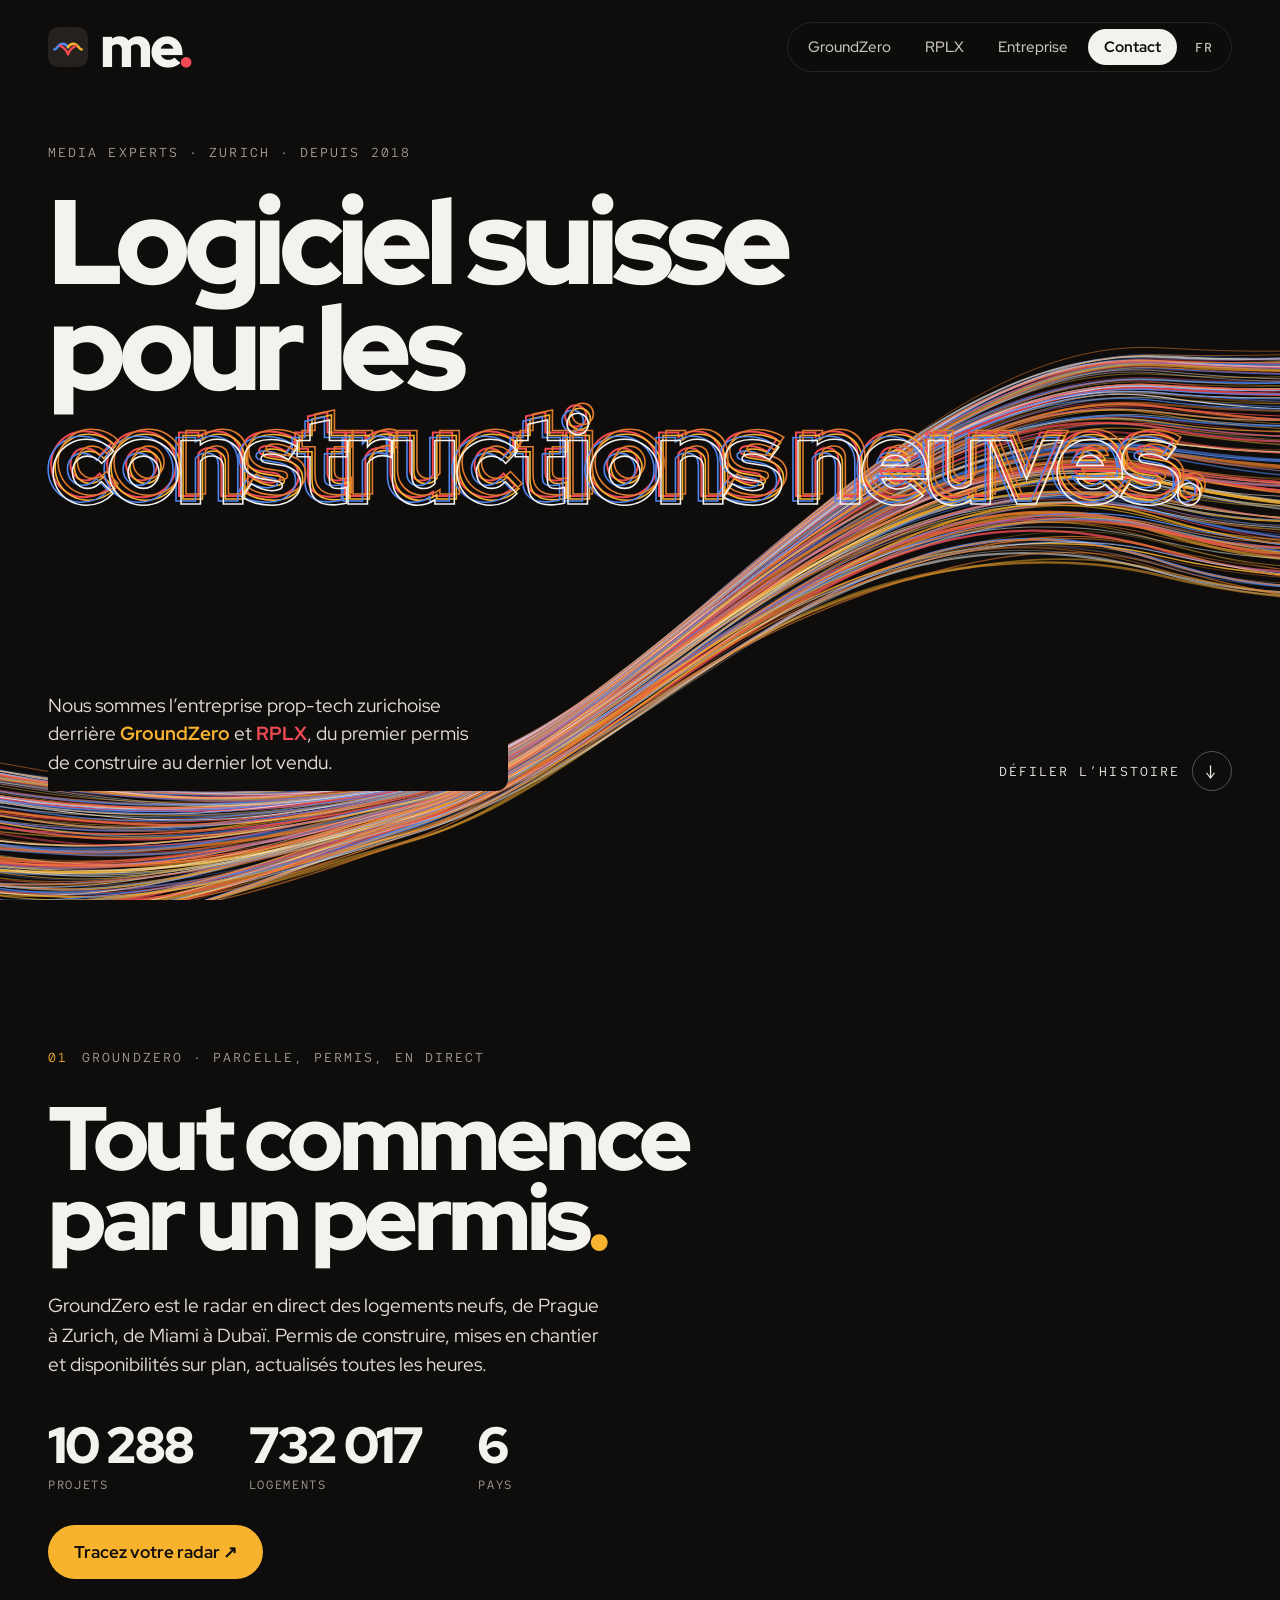
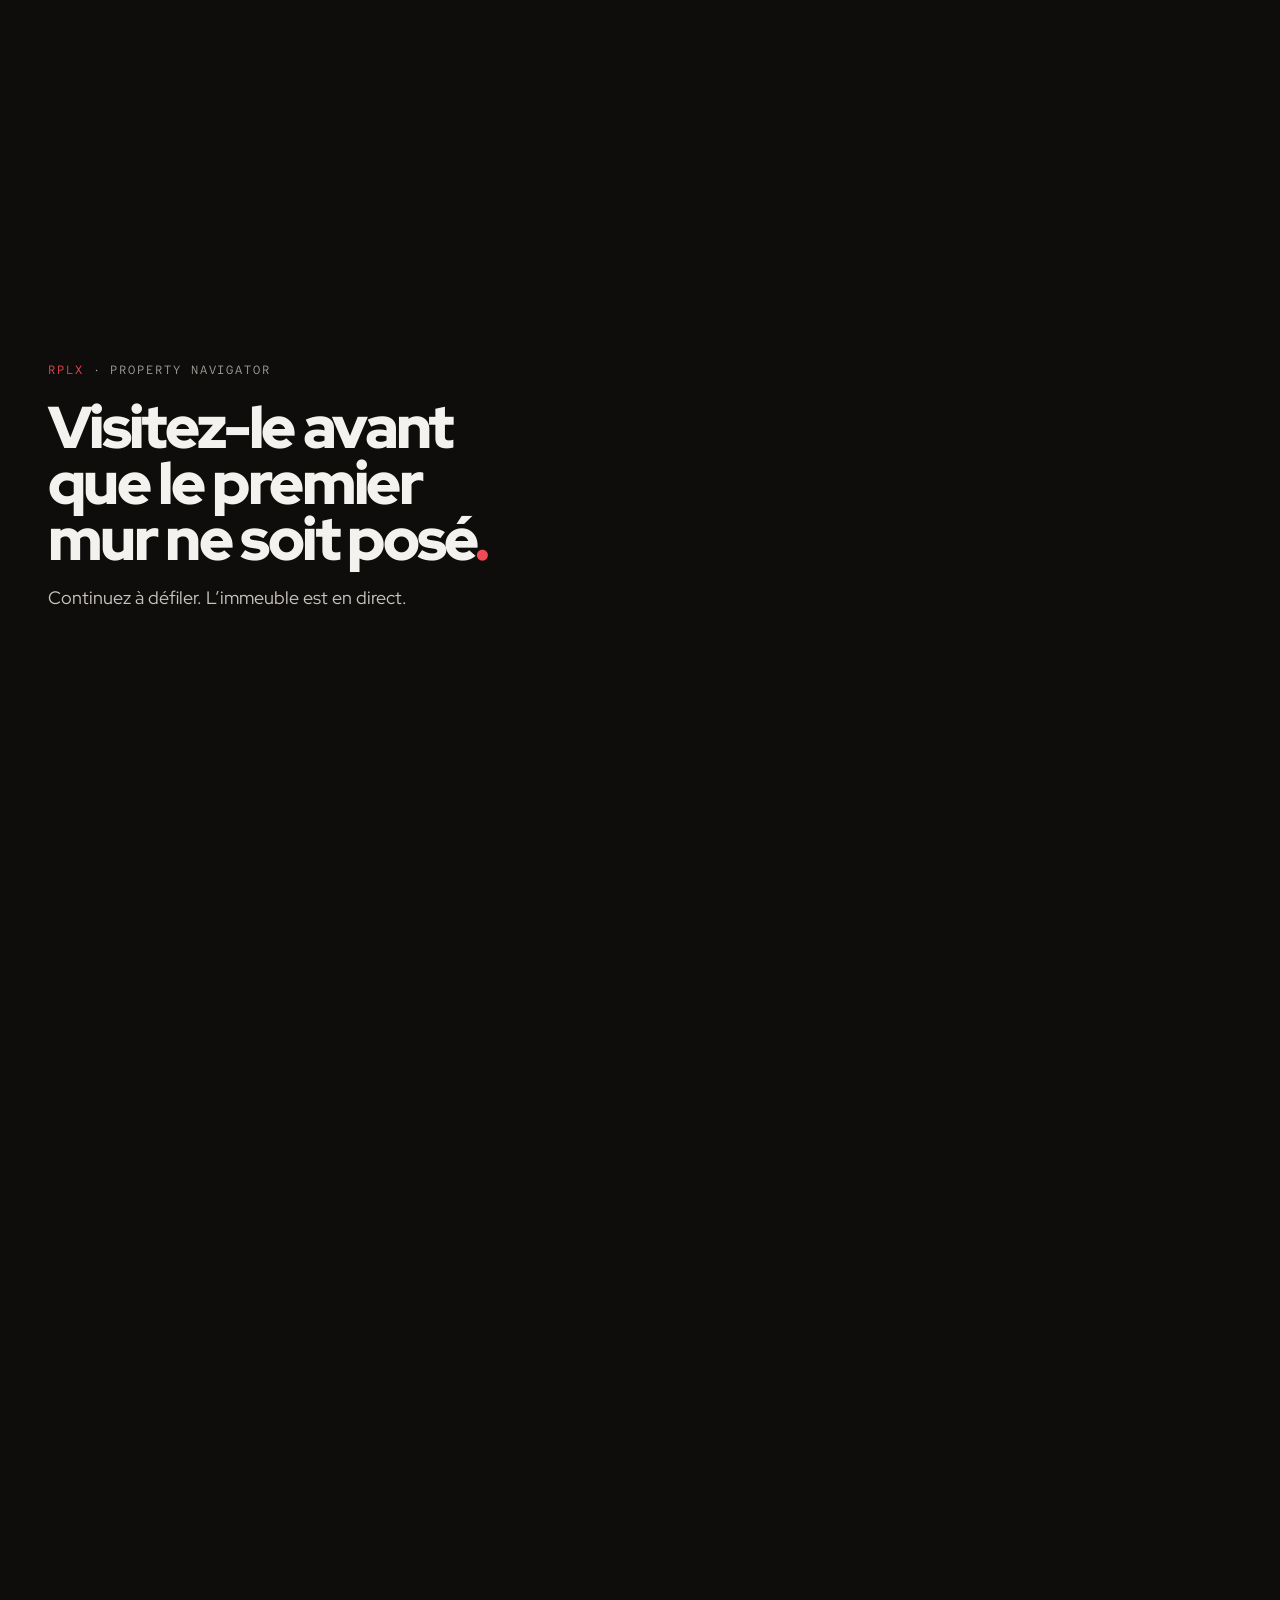
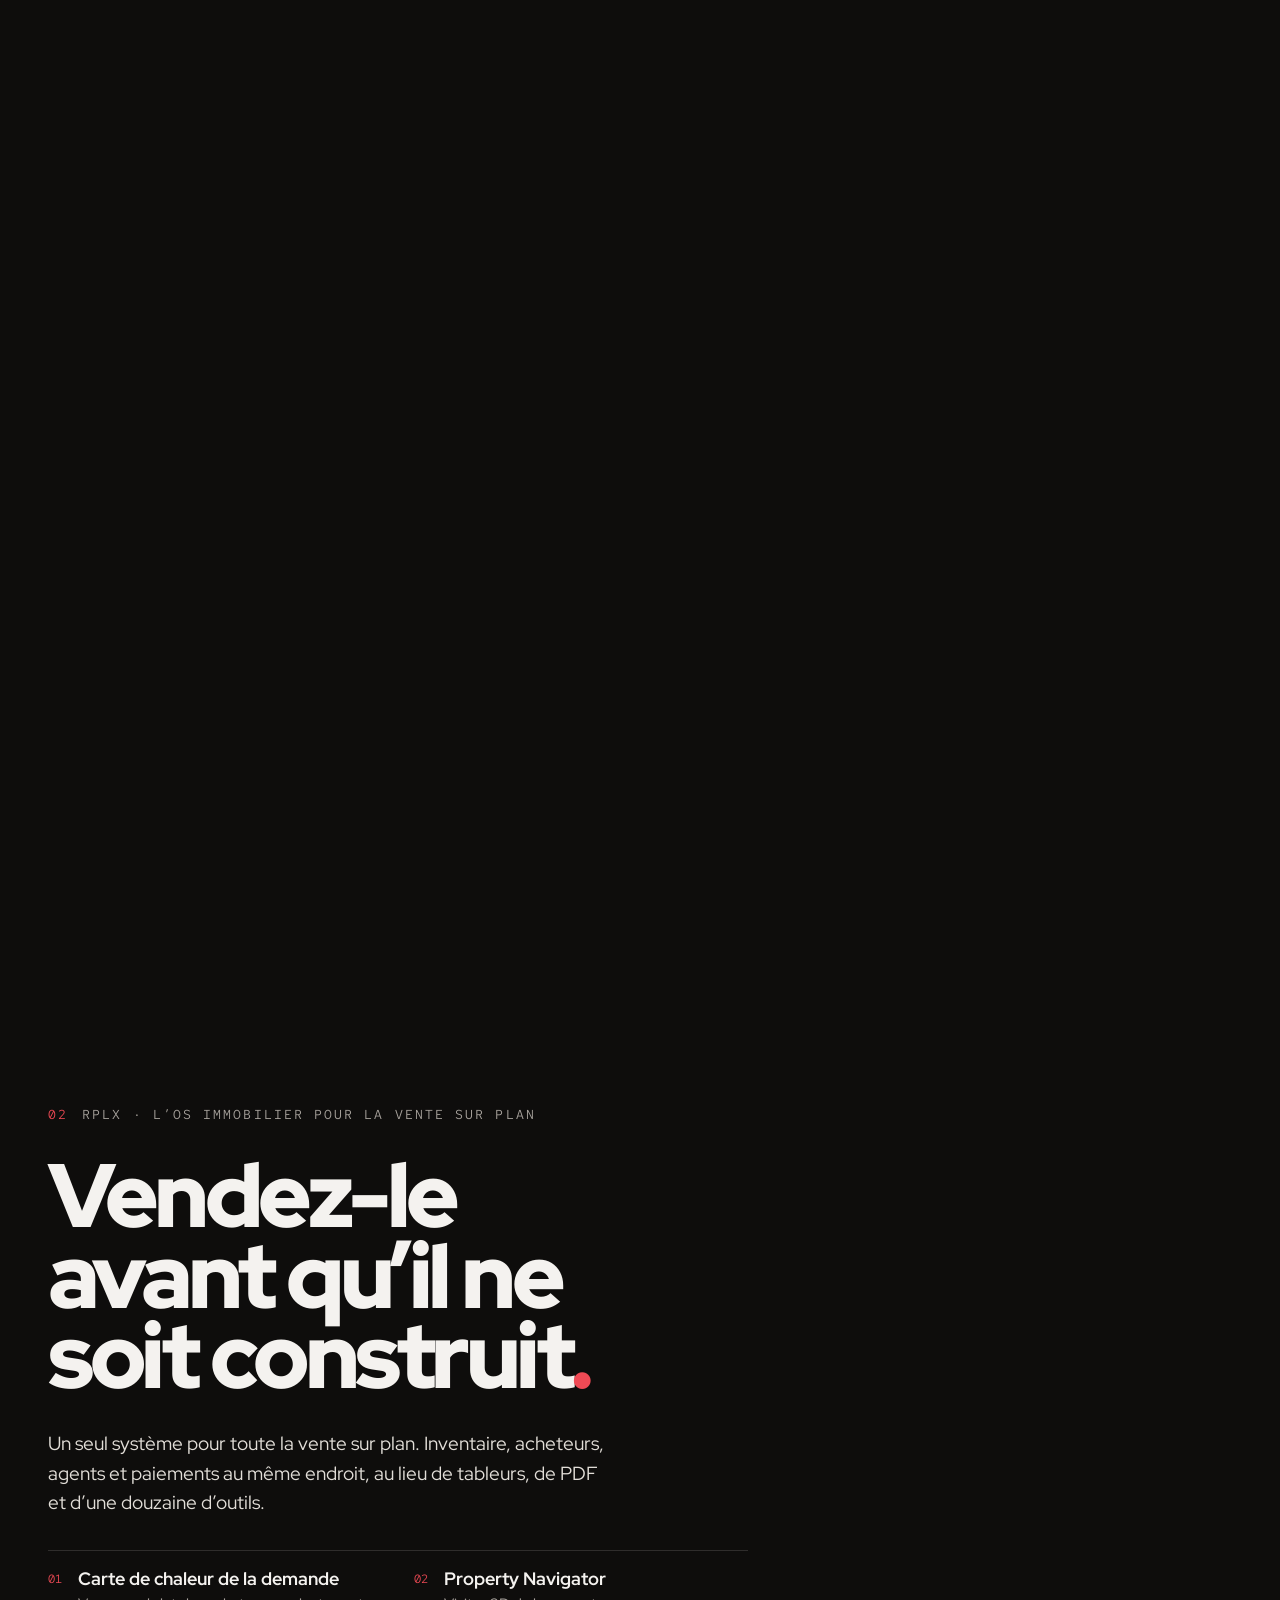
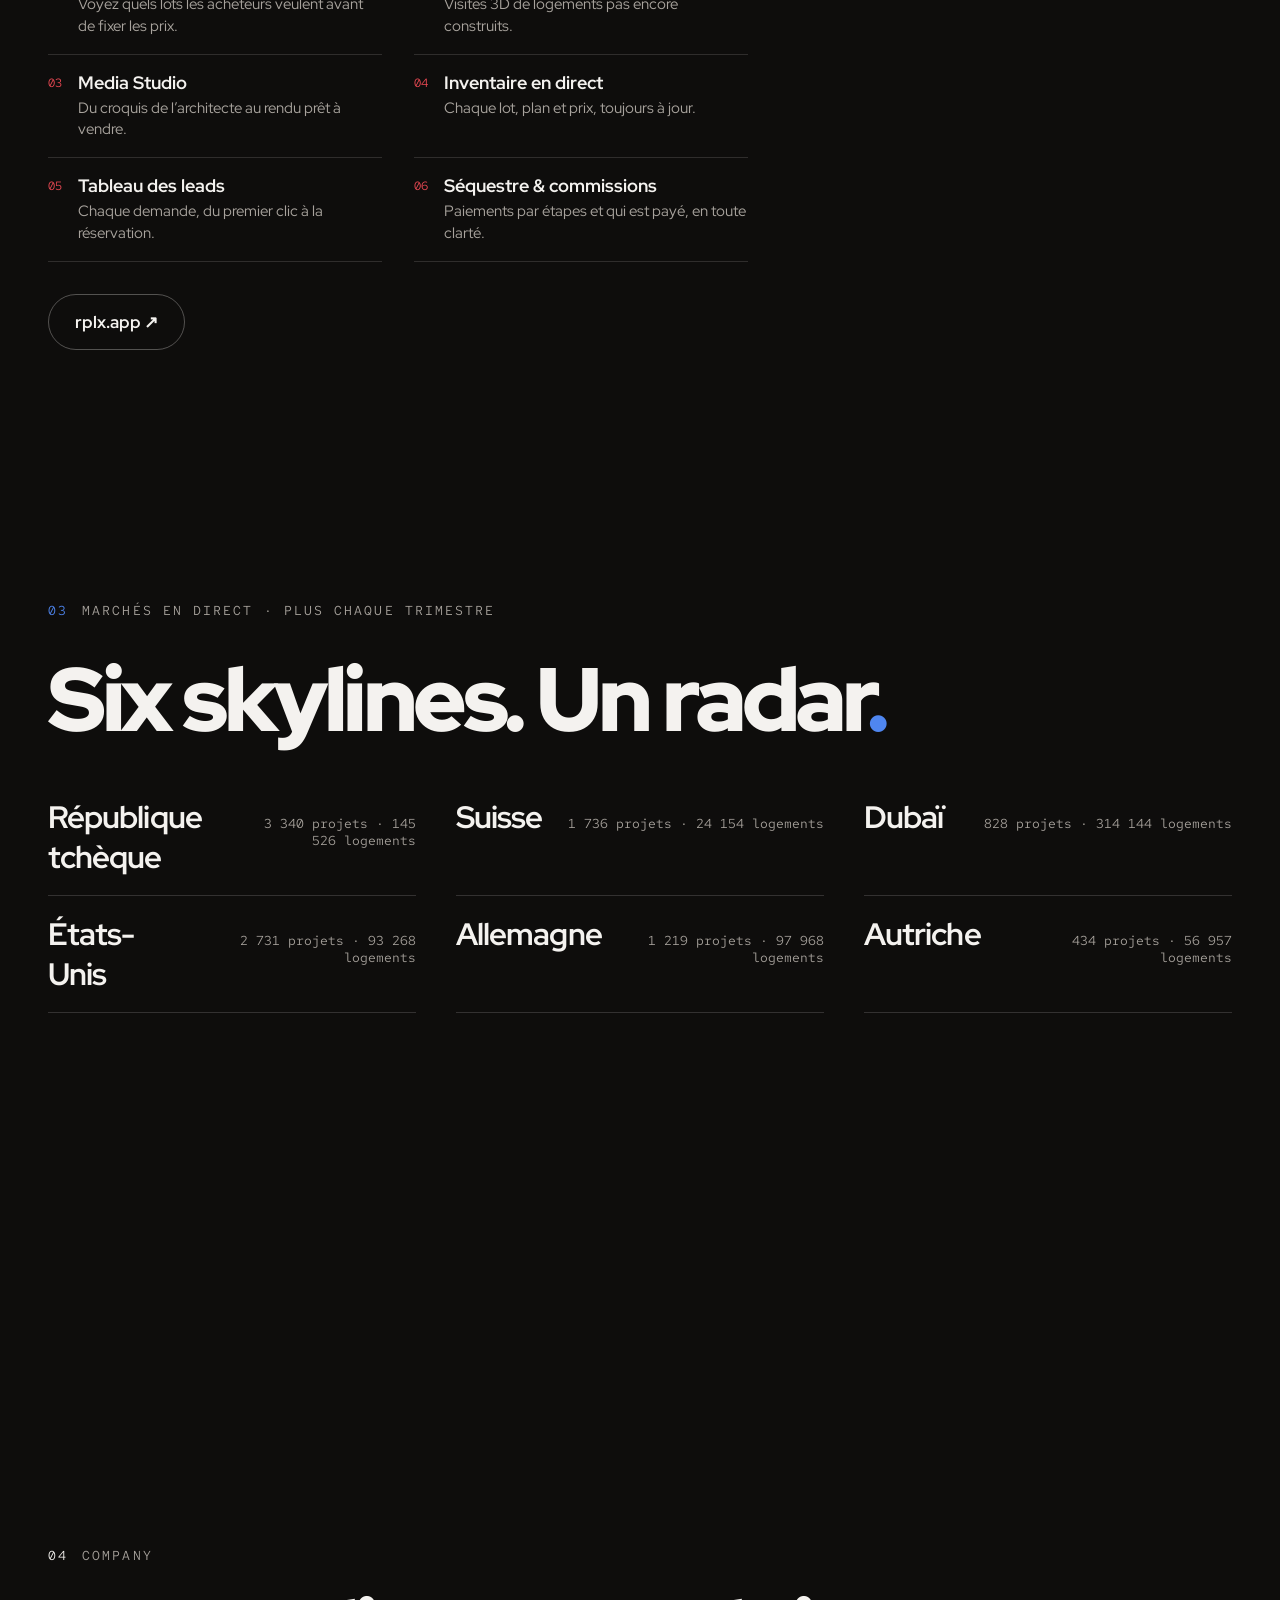
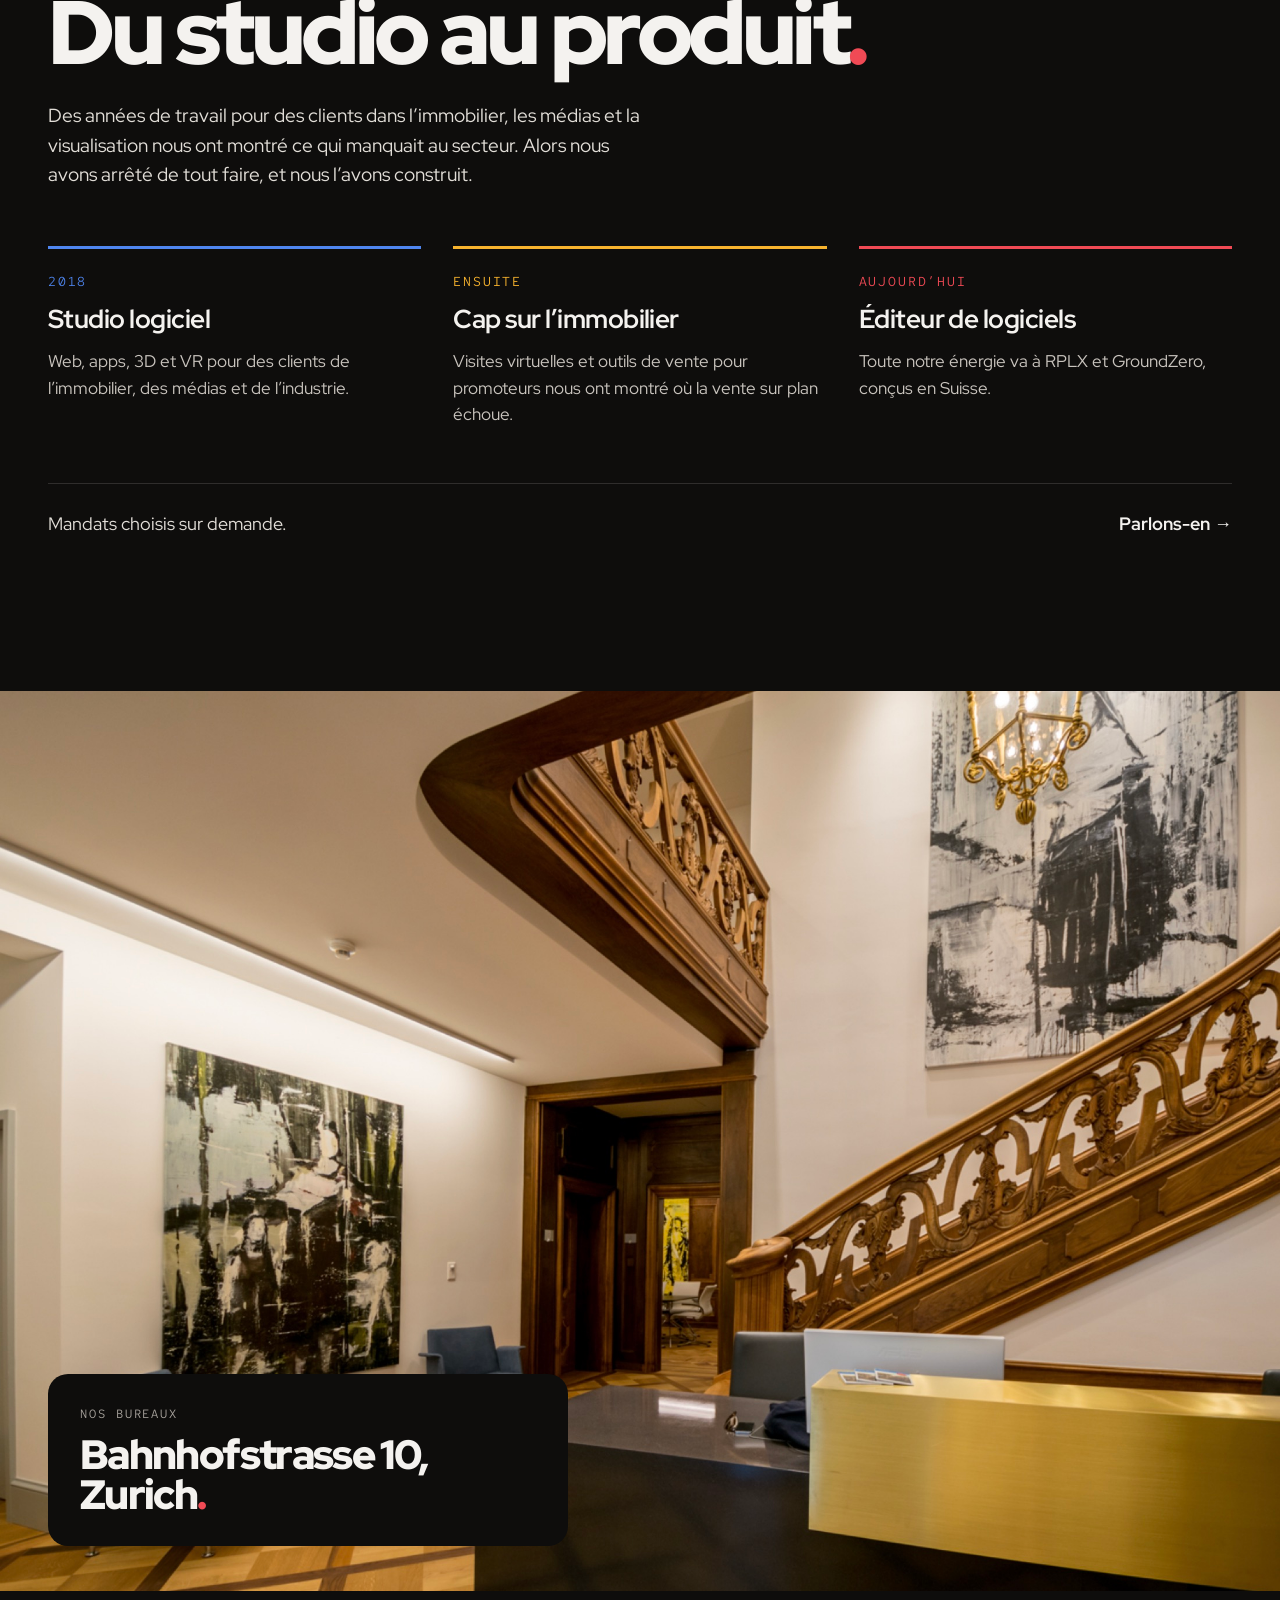
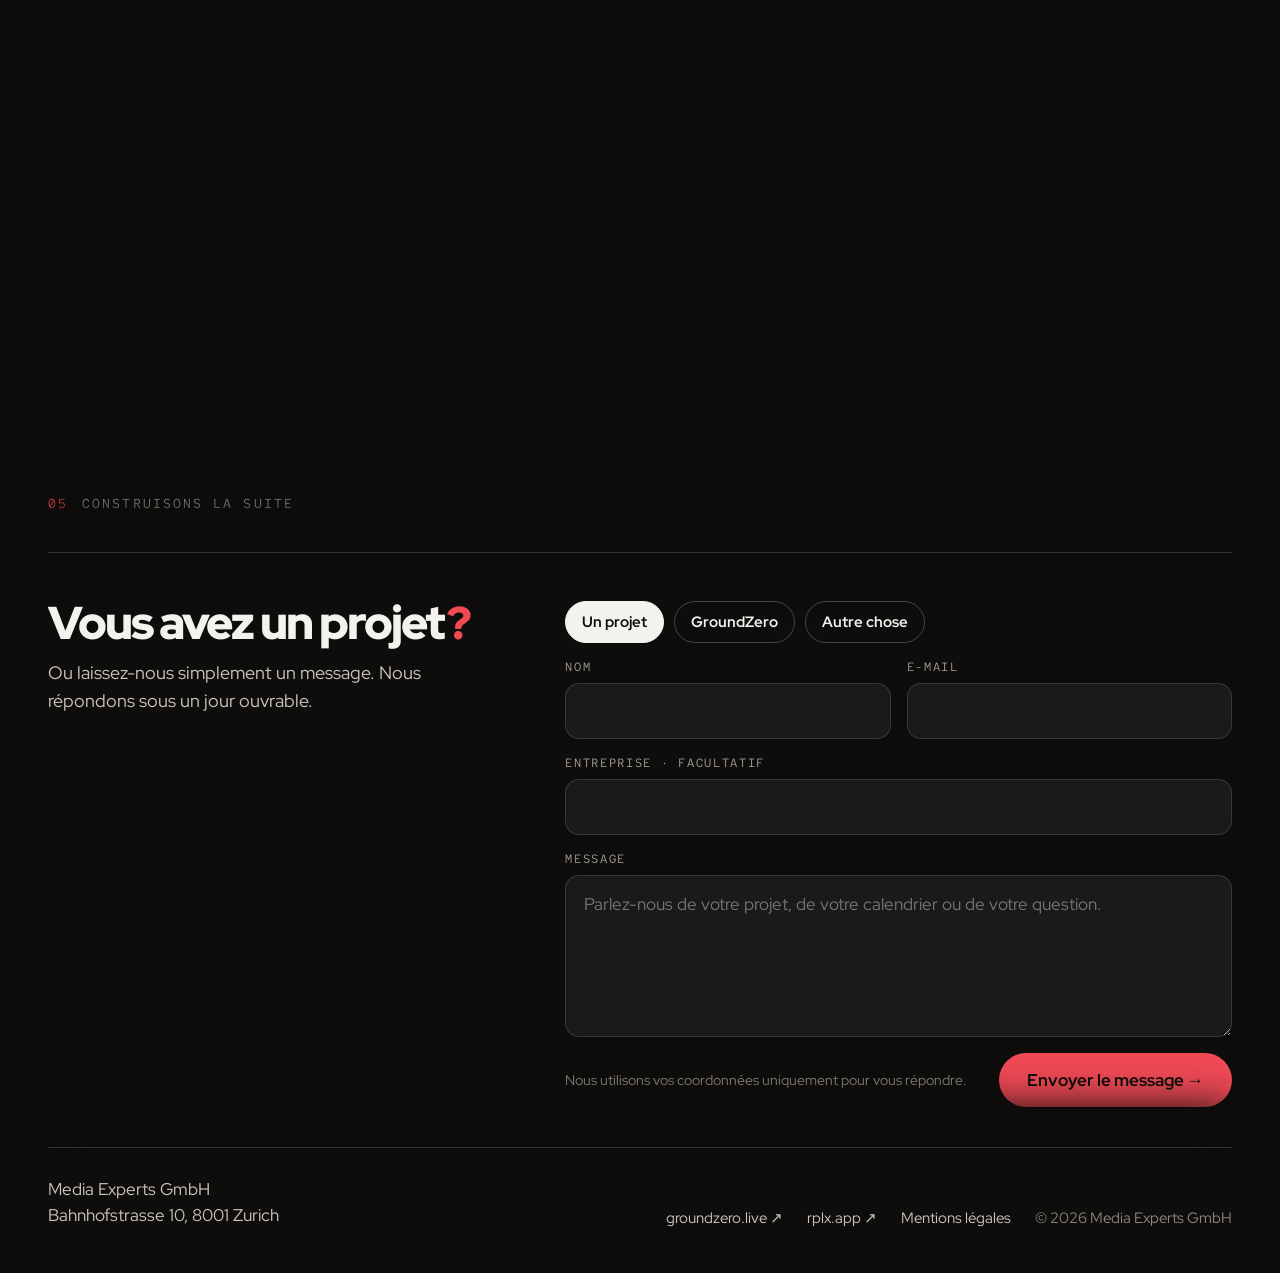
<file: fr/index.html>
<!doctype html>
<html lang="fr-CH">
<head>
<meta charset="utf-8">
<meta name="viewport" content="width=device-width, initial-scale=1">
<meta name="description" content="Media Experts GmbH est l’entreprise prop-tech zurichoise derrière GroundZero et RPLX, du premier permis de construire au dernier lot vendu.">
<meta name="theme-color" content="#0E0D0C">
<link rel="alternate" hreflang="en" href="https://mediaexperts.ch/">
<link rel="alternate" hreflang="de" href="https://mediaexperts.ch/de/">
<link rel="alternate" hreflang="fr" href="https://mediaexperts.ch/fr/">
<link rel="alternate" hreflang="it" href="https://mediaexperts.ch/it/">
<link rel="icon" href="../assets/favicon.svg" type="image/svg+xml">
<title>Media Experts — Logiciel suisse pour les constructions neuves</title>
<link rel="preconnect" href="https://fonts.googleapis.com">
<link href="https://fonts.googleapis.com/css2?family=Red+Hat+Display:wght@400;500;700;900&family=Red+Hat+Mono:wght@400;500&display=swap" rel="stylesheet">
<style>
html{scroll-behavior:smooth}
body{margin:0;background:#0E0D0C;color:#F4F2EF;font-family:'Red Hat Display',sans-serif;-webkit-font-smoothing:antialiased}
a{color:inherit;text-decoration:none}a:hover{color:#F04A55}
*{box-sizing:border-box}

.x1:hover{color:#F4F2EF !important}
.x2:hover{color:#F4F2EF !important}
.x3:hover{color:#F4F2EF !important}
.x4:hover{background:#F04A55 !important;color:#0E0D0C !important}
.x5:hover{background:#F4F2EF !important;color:#0E0D0C !important}
.x6:hover{background:rgba(240,74,85,.35) !important;border-color:#F04A55 !important}
.x7:hover{background:rgba(240,74,85,.35) !important;border-color:#F04A55 !important}
.x8:hover{background:rgba(240,74,85,.35) !important;border-color:#F04A55 !important}
.x9:hover{background:#F4F2EF !important;color:#0E0D0C !important}
.x10:hover{background:#F4F2EF !important;color:#0E0D0C !important}
.x11:hover{border-color:#F4F2EF !important;color:#F4F2EF !important}
.x12:hover{color:#F7B32E !important}
.x13:hover{color:#F7B32E !important}
.x14:hover{color:#F7B32E !important}
.x15:hover{color:#F7B32E !important}
.x16:hover{color:#F7B32E !important}
.x17:hover{color:#F7B32E !important}
.x18:hover{color:#F04A55 !important}
.x19:hover{color:#F04A55 !important}
.x20:hover{color:#F04A55 !important}
.x21:focus{border-color:#F04A55 !important}
.x22:focus{border-color:#F04A55 !important}
.x23:focus{border-color:#F04A55 !important}
.x24:focus{border-color:#F04A55 !important}
.x25:hover{background:#F4F2EF !important;color:#0E0D0C !important}
</style>
<link rel="stylesheet" href="../assets/me.css?v=6">
<script src="../assets/cinema-cables.js?v=2" defer></script>
<script src="../assets/app.js?v=4" defer></script>
<script src="../assets/gz.js?v=3" defer></script>
</head>
<body>
<me-cinema building-src="../assets/rplx/render-cutout.png" aria-hidden="true"></me-cinema>

<header style="position:fixed;top:0;left:0;right:0;z-index:30">
<div style="max-width:1440px;margin:0 auto;padding:22px clamp(20px,4vw,48px);display:flex;align-items:center;justify-content:space-between;gap:24px">
<a href="#top" aria-label="Accueil Media Experts" style="display:flex;align-items:center;gap:12px;color:#F4F2EF">
<div style="width:40px;height:40px;border-radius:10px;background:#24211F;display:flex;align-items:center;justify-content:center"><svg viewBox="-12 0 224 120" width="32" height="17" fill="none" stroke-linecap="round" stroke-linejoin="round" stroke-width="18"><path d="M4 74 C24 74 30 34 60 34 C80 34 93 46 100 58" stroke="#4F86F0"></path><path d="M196 74 C176 74 170 34 140 34 C120 34 107 46 100 58" stroke="#F7B32E"></path><path d="M44 48 C66 56 92 82 100 108 C108 82 134 56 156 48" stroke="#F04A55"></path></svg></div>
<div style="font-weight:900;font-size:57px;letter-spacing:-.05em;line-height:.72;text-box:trim-both cap alphabetic">me<span style="color:#F04A55">.</span></div>
</a>
<nav style="display:flex;align-items:center;gap:6px;padding:6px;border-radius:999px;background:rgba(14,13,12,.7);backdrop-filter:blur(14px);-webkit-backdrop-filter:blur(14px);border:1px solid rgba(244,242,239,.1);font-size:15px;font-weight:500">
<a href="#groundzero" style="padding:8px 14px;border-radius:999px;color:#C9C4BE" class="x1">GroundZero</a>
<a href="#rplx" style="padding:8px 14px;border-radius:999px;color:#C9C4BE" class="x2">RPLX</a>
<a href="#company" style="padding:8px 14px;border-radius:999px;color:#C9C4BE" class="x3">Entreprise</a>
<a href="#contact" style="padding:8px 16px;border-radius:999px;background:#F4F2EF;color:#0E0D0C;font-weight:700" class="x4">Contact</a>
<details class="langs"><summary aria-label="Langue">FR</summary><div><a href="../" hreflang="en">English</a><a href="../de/" hreflang="de">Deutsch</a><a href="../fr/" hreflang="fr" aria-current="true">Français</a><a href="../it/" hreflang="it">Italiano</a></div></details>
</nav>
</div>
</header>

<div id="chap" style="opacity:0;transition:opacity .3s;position:fixed;right:clamp(16px,3vw,40px);bottom:clamp(16px,3vw,36px);z-index:30;display:flex;align-items:center;gap:12px;padding:10px 16px;border-radius:999px;background:rgba(14,13,12,.75);backdrop-filter:blur(14px);-webkit-backdrop-filter:blur(14px);border:1px solid rgba(244,242,239,.1);font-family:'Red Hat Mono',monospace;font-size:12px;letter-spacing:.12em;color:#A8A39D" aria-hidden="true">
<span id="chap-num" style="color:#F04A55">00</span><span>/ 05</span><span id="chap-name" style="color:#F4F2EF">INTRO</span>
</div>

<main id="top" style="position:relative;z-index:1">

<section data-cable="flow" data-dim="1" data-chapter="00" data-name="INTRO" style="min-height:100vh;display:flex;flex-direction:column;justify-content:space-between;padding:clamp(120px,16vh,180px) clamp(20px,4vw,48px) clamp(32px,5vh,56px);max-width:1440px;margin:0 auto">
<div style="display:flex;flex-direction:column;gap:28px">
<div style="font-family:'Red Hat Mono',monospace;font-size:13px;letter-spacing:.16em;color:#A8A39D">MEDIA EXPERTS · ZURICH · DEPUIS 2018</div>
<h1 style="margin:0;position:relative;font-weight:900;font-size:clamp(56px,9.4vw,164px);line-height:.88;letter-spacing:-.055em;max-width:12ch;text-wrap:balance">Logiciel suisse pour les <span style="display:inline-grid;white-space:nowrap"><span style="grid-area:1/1;color:transparent;-webkit-text-stroke:2px #F04A55">constructions neuves.</span><span aria-hidden="true" style="grid-area:1/1;color:transparent;-webkit-text-stroke:1.6px #F7B32E;transform:translate(4px,3px)">constructions neuves.</span><span aria-hidden="true" style="grid-area:1/1;color:transparent;-webkit-text-stroke:1.6px #4F86F0;transform:translate(-3px,5px)">constructions neuves.</span><span aria-hidden="true" style="grid-area:1/1;color:transparent;-webkit-text-stroke:1.6px #E07A2C;transform:translate(7px,-2px)">constructions neuves.</span><span aria-hidden="true" style="grid-area:1/1;color:transparent;-webkit-text-stroke:1.6px #F4F2EF;transform:translate(2px,8px)">constructions neuves.</span></span></h1>
</div>
<div style="display:flex;flex-wrap:wrap;align-items:flex-end;justify-content:space-between;gap:28px;padding-bottom:64px">
<p style="margin:0;max-width:460px;background:#0E0D0C;padding:14px 18px 14px 0;border-radius:0 12px 12px 0;font-size:clamp(18px,1.5vw,21px);line-height:1.5;color:#E2DED8;text-wrap:pretty">Nous sommes l’entreprise prop-tech zurichoise derrière <b style="font-weight:700;color:#F7B32E">GroundZero</b> et <b style="font-weight:700;color:#F04A55">RPLX</b>, du premier permis de construire au dernier lot vendu.</p>
<a href="#groundzero" style="display:flex;align-items:center;gap:12px;font-family:'Red Hat Mono',monospace;font-size:13px;letter-spacing:.16em;color:#F4F2EF">DÉFILER L’HISTOIRE <span style="width:40px;height:40px;border-radius:50%;border:1px solid rgba(244,242,239,.3);display:flex;align-items:center;justify-content:center;font-family:'Red Hat Display',sans-serif;font-size:18px">↓</span></a>
</div>
</section>

<section id="groundzero" data-cable="ground" data-dim="1" data-chapter="01" data-name="GROUNDZERO" style="min-height:100vh;display:flex;align-items:center;padding:clamp(120px,14vh,160px) clamp(20px,4vw,48px) clamp(140px,22vh,220px);max-width:1440px;margin:0 auto">
<div style="display:flex;flex-direction:column;gap:32px;max-width:760px">
<div style="display:flex;flex-wrap:wrap;align-items:center;gap:14px;font-family:'Red Hat Mono',monospace;font-size:13px;letter-spacing:.16em;color:#A8A39D"><span style="color:#F7B32E">01</span>GROUNDZERO · PARCELLE, PERMIS, EN DIRECT</div>
<h2 style="margin:0;font-weight:900;font-size:clamp(48px,7vw,116px);line-height:.9;letter-spacing:-.05em;text-wrap:balance">Tout commence par un permis<span style="color:#F7B32E">.</span></h2>
<p style="margin:0;max-width:560px;font-size:clamp(18px,1.5vw,21px);line-height:1.55;color:#E2DED8;text-wrap:pretty">GroundZero est le radar en direct des logements neufs, de Prague à Zurich, de Miami à Dubaï. Permis de construire, mises en chantier et disponibilités sur plan, actualisés toutes les heures.</p>
<div style="display:flex;flex-wrap:wrap;gap:20px 56px;padding-top:8px">
<div style="display:flex;flex-direction:column;gap:6px"><div data-gz="permits" style="font-weight:900;font-size:clamp(36px,4vw,60px);letter-spacing:-.04em;line-height:1">10 288</div><div style="font-family:'Red Hat Mono',monospace;font-size:12px;letter-spacing:.14em;color:#A8A39D">PROJETS</div></div>
<div style="display:flex;flex-direction:column;gap:6px"><div data-gz="units" style="font-weight:900;font-size:clamp(36px,4vw,60px);letter-spacing:-.04em;line-height:1">732 017</div><div style="font-family:'Red Hat Mono',monospace;font-size:12px;letter-spacing:.14em;color:#A8A39D">LOGEMENTS</div></div>
<div style="display:flex;flex-direction:column;gap:6px"><div data-gz="countries" style="font-weight:900;font-size:clamp(36px,4vw,60px);letter-spacing:-.04em;line-height:1">6</div><div style="font-family:'Red Hat Mono',monospace;font-size:12px;letter-spacing:.14em;color:#A8A39D">PAYS</div></div>
</div>
<a href="https://groundzero.live" target="_blank" rel="noopener" style="align-self:flex-start;display:flex;align-items:center;gap:10px;background:#F7B32E;color:#0E0D0C;padding:16px 26px;border-radius:999px;font-weight:700;font-size:17px" class="x5">Tracez votre radar ↗</a>
</div>
</section>

<section id="navigator" aria-label="RPLX Property Navigator" data-cable="building" data-dim="1" data-morph=".93" data-chapter="02" data-name="PROPERTY NAVIGATOR" style="position:relative;height:620vh">
<div style="position:sticky;top:0;height:100vh;overflow:hidden">

<div data-cable-target="" style="position:absolute;right:clamp(0px,5vw,100px);bottom:0;width:min(75vh,100vw);aspect-ratio:880/1100;transform:scale(1);transform-origin:42% 43%" id="bld">
<button class="hot x6" data-i="0" aria-label="Lot A-4.02" style="position:absolute;left:24%;top:39%;width:37%;height:8%;border-radius:8px;border:2px solid #7FD46B;background:rgba(127,212,107,.22);cursor:pointer;opacity:0;padding:0;transition:background .2s,border-color .2s" >
<span style="position:absolute;left:0;top:-30px;font-family:'Red Hat Mono',monospace;font-size:11px;letter-spacing:.1em;background:#0E0D0C;color:#F4F2EF;padding:4px 8px;border-radius:999px;white-space:nowrap">A-4.02 · DISPONIBLE</span>
</button>
<button class="hot x7" data-i="1" aria-label="Lot A-3.02" style="position:absolute;left:24%;top:49%;width:37%;height:7.5%;border-radius:8px;border:2px solid #7FD46B;background:rgba(127,212,107,.22);cursor:pointer;opacity:0;padding:0;transition:background .2s,border-color .2s" >
<span style="position:absolute;left:0;top:-30px;font-family:'Red Hat Mono',monospace;font-size:11px;letter-spacing:.1em;background:#0E0D0C;color:#F4F2EF;padding:4px 8px;border-radius:999px;white-space:nowrap">A-3.02 · DISPONIBLE</span>
</button>
<button class="hot x8" data-i="2" aria-label="Lot B-2.05" style="position:absolute;left:64%;top:62%;width:29%;height:8%;border-radius:8px;border:2px solid #F7B32E;background:rgba(247,179,46,.22);cursor:pointer;opacity:0;padding:0;transition:background .2s,border-color .2s" >
<span style="position:absolute;left:0;top:-30px;font-family:'Red Hat Mono',monospace;font-size:11px;letter-spacing:.1em;background:#0E0D0C;color:#F4F2EF;padding:4px 8px;border-radius:999px;white-space:nowrap">B-2.05 · LISTE D’ATTENTE</span>
</button>
</div>

<div style="position:absolute;left:clamp(20px,4vw,48px);top:clamp(110px,16vh,170px);max-width:min(560px,calc(100vw - 40px));display:flex;flex-direction:column;gap:22px;background:#0E0D0C;border-radius:0 20px 20px 0;padding:18px 22px 22px 0">
<div style="font-family:'Red Hat Mono',monospace;font-size:12px;letter-spacing:.16em;color:#A8A39D"><span style="color:#F04A55">RPLX</span> · PROPERTY NAVIGATOR</div>
<div id="ph-intro">
<div style="display:flex;flex-direction:column;gap:16px"><div style="font-weight:900;font-size:clamp(36px,4.6vw,72px);line-height:.95;letter-spacing:-.045em;text-wrap:balance">Visitez-le avant que le premier mur ne soit posé<span style="color:#F04A55">.</span></div><div style="font-size:18px;line-height:1.5;color:#C9C4BE">Continuez à défiler. L’immeuble est en direct.</div></div>
</div>
<div id="ph-pick" hidden>
<div style="display:flex;flex-direction:column;gap:16px"><div style="font-weight:900;font-size:clamp(36px,4.6vw,72px);line-height:.95;letter-spacing:-.045em">Choisissez un lot<span style="color:#F04A55">.</span></div><div style="font-size:18px;line-height:1.5;color:#C9C4BE;text-wrap:pretty">Chaque lot est en direct : plan, statut et prix. Touchez-en un sur l’immeuble.</div></div>
</div>
<div id="ph-steps" hidden>
<div style="display:flex;flex-direction:column;gap:22px">
<div style="font-weight:900;font-size:clamp(32px,3.8vw,60px);line-height:.95;letter-spacing:-.045em">Du clic à la réservation<span style="color:#F04A55">.</span></div>
<div style="display:flex;flex-direction:column">
<div id="steps">
<div class="step" style="display:flex;align-items:center;gap:14px;padding:10px 0;color:#6A6560;transition:color .3s">
<span class="mk" style="width:28px;height:28px;border-radius:50%;border:2px solid #3A3633;background:transparent;color:#0E0D0C;display:flex;align-items:center;justify-content:center;font-family:'Red Hat Mono',monospace;font-size:12px;font-weight:500;flex:none;transition:all .3s">1</span>
<span style="font-weight:700;font-size:18px">Lot sélectionné</span>
</div>
<div class="step" style="display:flex;align-items:center;gap:14px;padding:10px 0;color:#6A6560;transition:color .3s">
<span class="mk" style="width:28px;height:28px;border-radius:50%;border:2px solid #3A3633;background:transparent;color:#0E0D0C;display:flex;align-items:center;justify-content:center;font-family:'Red Hat Mono',monospace;font-size:12px;font-weight:500;flex:none;transition:all .3s">2</span>
<span style="font-weight:700;font-size:18px">Visite 3D effectuée</span>
</div>
<div class="step" style="display:flex;align-items:center;gap:14px;padding:10px 0;color:#6A6560;transition:color .3s">
<span class="mk" style="width:28px;height:28px;border-radius:50%;border:2px solid #3A3633;background:transparent;color:#0E0D0C;display:flex;align-items:center;justify-content:center;font-family:'Red Hat Mono',monospace;font-size:12px;font-weight:500;flex:none;transition:all .3s">3</span>
<span style="font-weight:700;font-size:18px">Coordonnées de l’acheteur</span>
</div>
<div class="step" style="display:flex;align-items:center;gap:14px;padding:10px 0;color:#6A6560;transition:color .3s">
<span class="mk" style="width:28px;height:28px;border-radius:50%;border:2px solid #3A3633;background:transparent;color:#0E0D0C;display:flex;align-items:center;justify-content:center;font-family:'Red Hat Mono',monospace;font-size:12px;font-weight:500;flex:none;transition:all .3s">4</span>
<span style="font-weight:700;font-size:18px">Acompte sous séquestre</span>
</div>
<div class="step" style="display:flex;align-items:center;gap:14px;padding:10px 0;color:#6A6560;transition:color .3s">
<span class="mk" style="width:28px;height:28px;border-radius:50%;border:2px solid #3A3633;background:transparent;color:#0E0D0C;display:flex;align-items:center;justify-content:center;font-family:'Red Hat Mono',monospace;font-size:12px;font-weight:500;flex:none;transition:all .3s">5</span>
<span style="font-weight:700;font-size:18px">Réservé</span>
</div>
</div>
</div>
</div>
</div>
</div>

<div style="position:absolute;right:clamp(16px,4vw,64px);bottom:clamp(20px,6vh,64px);width:min(420px,calc(100vw - 32px));background:#0E0D0C;border:1px solid rgba(244,242,239,.14);border-radius:24px;padding:26px;display:flex;flex-direction:column;gap:20px;box-shadow:0 30px 80px rgba(0,0,0,.5);opacity:0;transform:translateY(40px);pointer-events:none" id="card" data-l-available="DISPONIBLE" data-l-waitlist="LISTE D’ATTENTE" data-l-reserved="RÉSERVÉ">
<div style="display:flex;justify-content:space-between;align-items:center">
<div style="display:flex;flex-direction:column;gap:4px"><div style="font-family:'Red Hat Mono',monospace;font-size:12px;letter-spacing:.14em;color:#A8A39D">LOT</div><div style="font-weight:900;font-size:34px;letter-spacing:-.03em;line-height:1"><span class="u-id">A-4.02</span></div></div>
<div style="font-family:'Red Hat Mono',monospace;font-size:12px;letter-spacing:.1em;padding:6px 10px;border-radius:999px;background:#7FD46B;color:#0E0D0C" id="u-status">DISPONIBLE</div>
</div>
<div style="display:flex;gap:4px">
<div class="bar" style="flex:1;height:4px;border-radius:2px;background:#3A3633;transition:background .3s"></div><div class="bar" style="flex:1;height:4px;border-radius:2px;background:#3A3633;transition:background .3s"></div><div class="bar" style="flex:1;height:4px;border-radius:2px;background:#3A3633;transition:background .3s"></div><div class="bar" style="flex:1;height:4px;border-radius:2px;background:#3A3633;transition:background .3s"></div><div class="bar" style="flex:1;height:4px;border-radius:2px;background:#3A3633;transition:background .3s"></div>
</div>

<div id="st1">
<div style="display:grid;grid-template-columns:1fr 1fr;gap:14px 20px">
<div style="display:flex;flex-direction:column;gap:2px"><span style="font-family:'Red Hat Mono',monospace;font-size:11px;letter-spacing:.12em;color:#A8A39D">PIÈCES</span><b style="font-size:20px"><span class="u-rooms"></span></b></div>
<div style="display:flex;flex-direction:column;gap:2px"><span style="font-family:'Red Hat Mono',monospace;font-size:11px;letter-spacing:.12em;color:#A8A39D">SURFACE HABITABLE</span><b style="font-size:20px"><span class="u-area"></span></b></div>
<div style="display:flex;flex-direction:column;gap:2px"><span style="font-family:'Red Hat Mono',monospace;font-size:11px;letter-spacing:.12em;color:#A8A39D">BALCON</span><b style="font-size:20px"><span class="u-balcony"></span></b></div>
<div style="display:flex;flex-direction:column;gap:2px"><span style="font-family:'Red Hat Mono',monospace;font-size:11px;letter-spacing:.12em;color:#A8A39D">ÉTAGE · ORIENTATION</span><b style="font-size:20px"><span class="u-floor"></span></b></div>
<div style="grid-column:1/-1;display:flex;justify-content:space-between;align-items:baseline;border-top:1px solid rgba(244,242,239,.14);padding-top:14px"><span style="font-size:15px;color:#A8A39D">Prix</span><b style="font-size:24px;letter-spacing:-.02em"><span class="u-price"></span></b></div>
</div>
</div>
<div id="st2" hidden>
<div style="display:flex;flex-direction:column;gap:12px">
<div class="walk" role="img" aria-label="Visite 3D du lot : séjour et coin repas">
<img src="../assets/rplx/tour.jpg" alt="" class="w1">
<img src="../assets/rplx/tour-2.jpg" alt="" class="w2">
<span class="walk-tag">● 3D</span>
<img src="../assets/rplx/floorplan.jpg" alt="" class="walk-plan">
</div>
<div style="display:flex;justify-content:space-between;font-size:15px"><span style="color:#C9C4BE">Visite 3D</span><b style="color:#7FD46B">Vue ✓</b></div>
</div>
</div>
<div id="st3" hidden>
<div style="display:flex;flex-direction:column;gap:10px">
<div style="display:flex;flex-direction:column;gap:4px;background:#1B1A18;border-radius:12px;padding:12px 14px"><span style="font-family:'Red Hat Mono',monospace;font-size:11px;letter-spacing:.12em;color:#A8A39D">ACHETEUSE</span><b style="font-size:17px">Anna Keller</b></div>
<div style="display:flex;flex-direction:column;gap:4px;background:#1B1A18;border-radius:12px;padding:12px 14px"><span style="font-family:'Red Hat Mono',monospace;font-size:11px;letter-spacing:.12em;color:#A8A39D">E-MAIL</span><b style="font-size:17px">anna.keller@example.ch</b></div>
<div style="display:flex;justify-content:space-between;align-items:center;background:#1B1A18;border-radius:12px;padding:12px 14px"><span style="font-size:15px;color:#C9C4BE">Financement</span><b style="font-size:15px;color:#7FD46B">Pré-approuvé ✓</b></div>
</div>
</div>
<div id="st4" hidden>
<div style="display:flex;flex-direction:column;gap:16px">
<div style="display:flex;justify-content:space-between;align-items:baseline"><span style="font-size:15px;color:#C9C4BE">M1 · Acompte de réservation 10 %</span><b style="font-size:20px"><span class="u-deposit"></span></b></div>
<div style="display:flex;align-items:center">
<div style="width:34px;height:34px;border-radius:50%;background:#F04A55;color:#0E0D0C;display:flex;align-items:center;justify-content:center;font-family:'Red Hat Mono',monospace;font-size:11px">M1</div><div style="flex:1;height:3px;background:#3A3633"></div>
<div style="width:34px;height:34px;border-radius:50%;border:2px solid #3A3633;color:#A8A39D;display:flex;align-items:center;justify-content:center;font-family:'Red Hat Mono',monospace;font-size:11px">M2</div><div style="flex:1;height:3px;background:#3A3633"></div>
<div style="width:34px;height:34px;border-radius:50%;border:2px solid #3A3633;color:#A8A39D;display:flex;align-items:center;justify-content:center;font-family:'Red Hat Mono',monospace;font-size:11px">M3</div><div style="flex:1;height:3px;background:#3A3633"></div>
<div style="width:34px;height:34px;border-radius:50%;border:2px solid #3A3633;color:#A8A39D;display:flex;align-items:center;justify-content:center;font-family:'Red Hat Mono',monospace;font-size:11px">M4</div>
</div>
<div style="font-size:15px;color:#7FD46B">Sécurisé sous séquestre ✓</div>
</div>
</div>
<div id="st5" hidden>
<div style="display:flex;flex-direction:column;align-items:flex-start;gap:14px">
<div style="width:56px;height:56px;border-radius:50%;background:#F04A55;color:#0E0D0C;display:flex;align-items:center;justify-content:center;font-size:28px;font-weight:900">✓</div>
<div style="font-weight:900;font-size:28px;letter-spacing:-.03em;line-height:1.05"><span class="u-id">A-4.02</span> est réservé pour Anna.</div>
<div style="font-size:15px;line-height:1.5;color:#C9C4BE">Rien n’est encore construit. La vente, si.</div>
</div>
</div>
</div>

</div>
</section>

<section id="rplx" data-cable="tower" data-dim=".9" data-chapter="02" data-name="RPLX" style="min-height:100vh;display:flex;align-items:center;padding:clamp(120px,14vh,160px) clamp(20px,4vw,48px);max-width:1440px;margin:0 auto">
<div style="display:flex;flex-direction:column;gap:32px;max-width:700px">
<div style="display:flex;flex-wrap:wrap;align-items:center;gap:14px;font-family:'Red Hat Mono',monospace;font-size:13px;letter-spacing:.16em;color:#A8A39D"><span style="color:#F04A55">02</span>RPLX · L’OS IMMOBILIER POUR LA VENTE SUR PLAN</div>
<h2 style="margin:0;font-weight:900;font-size:clamp(48px,7vw,116px);line-height:.9;letter-spacing:-.05em;text-wrap:balance">Vendez-le avant qu’il ne soit construit<span style="color:#F04A55">.</span></h2>
<p style="margin:0;max-width:560px;font-size:clamp(18px,1.5vw,21px);line-height:1.55;color:#E2DED8;text-wrap:pretty">Un seul système pour toute la vente sur plan. Inventaire, acheteurs, agents et paiements au même endroit, au lieu de tableurs, de PDF et d’une douzaine d’outils.</p>
<div style="display:grid;grid-template-columns:repeat(auto-fill,minmax(260px,1fr));column-gap:32px;border-top:1px solid rgba(244,242,239,.14)">
<div style="display:flex;gap:16px;padding:16px 0;border-bottom:1px solid rgba(244,242,239,.14)">
<span style="font-family:'Red Hat Mono',monospace;font-size:12px;color:#F04A55;padding-top:4px">01</span>
<div style="display:flex;flex-direction:column;gap:4px"><b style="font-weight:700;font-size:18px">Carte de chaleur de la demande</b><span style="font-size:15px;line-height:1.45;color:#A8A39D">Voyez quels lots les acheteurs veulent avant de fixer les prix.</span></div>
</div>
<div style="display:flex;gap:16px;padding:16px 0;border-bottom:1px solid rgba(244,242,239,.14)">
<span style="font-family:'Red Hat Mono',monospace;font-size:12px;color:#F04A55;padding-top:4px">02</span>
<div style="display:flex;flex-direction:column;gap:4px"><b style="font-weight:700;font-size:18px">Property Navigator</b><span style="font-size:15px;line-height:1.45;color:#A8A39D">Visites 3D de logements pas encore construits.</span></div>
</div>
<div style="display:flex;gap:16px;padding:16px 0;border-bottom:1px solid rgba(244,242,239,.14)">
<span style="font-family:'Red Hat Mono',monospace;font-size:12px;color:#F04A55;padding-top:4px">03</span>
<div style="display:flex;flex-direction:column;gap:4px"><b style="font-weight:700;font-size:18px">Media Studio</b><span style="font-size:15px;line-height:1.45;color:#A8A39D">Du croquis de l’architecte au rendu prêt à vendre.</span></div>
</div>
<div style="display:flex;gap:16px;padding:16px 0;border-bottom:1px solid rgba(244,242,239,.14)">
<span style="font-family:'Red Hat Mono',monospace;font-size:12px;color:#F04A55;padding-top:4px">04</span>
<div style="display:flex;flex-direction:column;gap:4px"><b style="font-weight:700;font-size:18px">Inventaire en direct</b><span style="font-size:15px;line-height:1.45;color:#A8A39D">Chaque lot, plan et prix, toujours à jour.</span></div>
</div>
<div style="display:flex;gap:16px;padding:16px 0;border-bottom:1px solid rgba(244,242,239,.14)">
<span style="font-family:'Red Hat Mono',monospace;font-size:12px;color:#F04A55;padding-top:4px">05</span>
<div style="display:flex;flex-direction:column;gap:4px"><b style="font-weight:700;font-size:18px">Tableau des leads</b><span style="font-size:15px;line-height:1.45;color:#A8A39D">Chaque demande, du premier clic à la réservation.</span></div>
</div>
<div style="display:flex;gap:16px;padding:16px 0;border-bottom:1px solid rgba(244,242,239,.14)">
<span style="font-family:'Red Hat Mono',monospace;font-size:12px;color:#F04A55;padding-top:4px">06</span>
<div style="display:flex;flex-direction:column;gap:4px"><b style="font-weight:700;font-size:18px">Séquestre &amp; commissions</b><span style="font-size:15px;line-height:1.45;color:#A8A39D">Paiements par étapes et qui est payé, en toute clarté.</span></div>
</div>
</div>
<div style="display:flex;flex-wrap:wrap;gap:12px">
<a href="https://www.rplx.app" target="_blank" rel="noopener" style="display:flex;align-items:center;padding:16px 26px;border-radius:999px;font-weight:700;font-size:17px;border:1px solid rgba(244,242,239,.3);color:#F4F2EF" class="x11">rplx.app ↗</a>
</div>
</div>
</section>

<section data-cable="skyline" data-dim=".85" data-chapter="03" data-name="MARCHÉS" style="min-height:100vh;display:flex;flex-direction:column;gap:40px;padding:clamp(120px,14vh,160px) clamp(20px,4vw,48px) clamp(200px,42vh,420px);max-width:1440px;margin:0 auto">
<div style="display:flex;flex-wrap:wrap;align-items:center;gap:14px;font-family:'Red Hat Mono',monospace;font-size:13px;letter-spacing:.16em;color:#A8A39D"><span style="color:#4F86F0">03</span>MARCHÉS EN DIRECT · PLUS CHAQUE TRIMESTRE</div>
<h2 style="margin:0;font-weight:900;font-size:clamp(48px,7vw,116px);line-height:.9;letter-spacing:-.05em;text-wrap:balance"><span data-gz="count-word">Six</span> skylines. Un radar<span style="color:#4F86F0">.</span></h2>
<div id="gz-markets" data-l-projects="projets" data-l-units="logements" style="display:grid;grid-template-columns:repeat(auto-fill,minmax(300px,1fr));column-gap:40px">
<a href="https://groundzero.live" target="_blank" rel="noopener" style="display:flex;align-items:baseline;justify-content:space-between;gap:16px;padding:18px 0;border-bottom:1px solid rgba(244,242,239,.16);color:#F4F2EF" class="x12">
<span style="font-weight:700;font-size:clamp(24px,2.4vw,34px);letter-spacing:-.03em">République tchèque</span>
<span style="font-family:'Red Hat Mono',monospace;font-size:13px;color:#A8A39D;text-align:right">3 340 projets · 145 526 logements</span>
</a>
<a href="https://groundzero.live" target="_blank" rel="noopener" style="display:flex;align-items:baseline;justify-content:space-between;gap:16px;padding:18px 0;border-bottom:1px solid rgba(244,242,239,.16);color:#F4F2EF" class="x13">
<span style="font-weight:700;font-size:clamp(24px,2.4vw,34px);letter-spacing:-.03em">Suisse</span>
<span style="font-family:'Red Hat Mono',monospace;font-size:13px;color:#A8A39D;text-align:right">1 736 projets · 24 154 logements</span>
</a>
<a href="https://groundzero.live" target="_blank" rel="noopener" style="display:flex;align-items:baseline;justify-content:space-between;gap:16px;padding:18px 0;border-bottom:1px solid rgba(244,242,239,.16);color:#F4F2EF" class="x14">
<span style="font-weight:700;font-size:clamp(24px,2.4vw,34px);letter-spacing:-.03em">Dubaï</span>
<span style="font-family:'Red Hat Mono',monospace;font-size:13px;color:#A8A39D;text-align:right">828 projets · 314 144 logements</span>
</a>
<a href="https://groundzero.live" target="_blank" rel="noopener" style="display:flex;align-items:baseline;justify-content:space-between;gap:16px;padding:18px 0;border-bottom:1px solid rgba(244,242,239,.16);color:#F4F2EF" class="x15">
<span style="font-weight:700;font-size:clamp(24px,2.4vw,34px);letter-spacing:-.03em">États-Unis</span>
<span style="font-family:'Red Hat Mono',monospace;font-size:13px;color:#A8A39D;text-align:right">2 731 projets · 93 268 logements</span>
</a>
<a href="https://groundzero.live" target="_blank" rel="noopener" style="display:flex;align-items:baseline;justify-content:space-between;gap:16px;padding:18px 0;border-bottom:1px solid rgba(244,242,239,.16);color:#F4F2EF" class="x16">
<span style="font-weight:700;font-size:clamp(24px,2.4vw,34px);letter-spacing:-.03em">Allemagne</span>
<span style="font-family:'Red Hat Mono',monospace;font-size:13px;color:#A8A39D;text-align:right">1 219 projets · 97 968 logements</span>
</a>
<a href="https://groundzero.live" target="_blank" rel="noopener" style="display:flex;align-items:baseline;justify-content:space-between;gap:16px;padding:18px 0;border-bottom:1px solid rgba(244,242,239,.16);color:#F4F2EF" class="x17">
<span style="font-weight:700;font-size:clamp(24px,2.4vw,34px);letter-spacing:-.03em">Autriche</span>
<span style="font-family:'Red Hat Mono',monospace;font-size:13px;color:#A8A39D;text-align:right">434 projets · 56 957 logements</span>
</a>
</div>
</section>

<section id="company" data-cable="flow" data-dim=".4" data-chapter="04" data-name="ENTREPRISE" style="min-height:100vh;display:flex;flex-direction:column;justify-content:center;gap:56px;padding:clamp(120px,14vh,160px) clamp(20px,4vw,48px);max-width:1440px;margin:0 auto">
<div style="display:flex;flex-direction:column;gap:28px;max-width:900px">
<div style="display:flex;flex-wrap:wrap;align-items:center;gap:14px;font-family:'Red Hat Mono',monospace;font-size:13px;letter-spacing:.16em;color:#A8A39D"><span style="color:#F4F2EF">04</span>COMPANY</div>
<h2 style="margin:0;font-weight:900;font-size:clamp(48px,7vw,116px);line-height:.9;letter-spacing:-.05em;text-wrap:balance">Du studio au produit<span style="color:#F04A55">.</span></h2>
<p style="margin:0;max-width:600px;font-size:clamp(18px,1.5vw,21px);line-height:1.55;color:#E2DED8;text-wrap:pretty">Des années de travail pour des clients dans l’immobilier, les médias et la visualisation nous ont montré ce qui manquait au secteur. Alors nous avons arrêté de tout faire, et nous l’avons construit.</p>
</div>
<div style="display:grid;grid-template-columns:repeat(auto-fit,minmax(260px,1fr));gap:32px">
<div style="border-top:3px solid #4F86F0;padding-top:24px;display:flex;flex-direction:column;gap:12px"><div style="font-family:'Red Hat Mono',monospace;font-size:13px;letter-spacing:.14em;color:#4F86F0">2018</div><div style="font-weight:700;font-size:26px;letter-spacing:-.02em">Studio logiciel</div><p style="margin:0;font-size:17px;line-height:1.55;color:#C9C4BE">Web, apps, 3D et VR pour des clients de l’immobilier, des médias et de l’industrie.</p></div>
<div style="border-top:3px solid #F7B32E;padding-top:24px;display:flex;flex-direction:column;gap:12px"><div style="font-family:'Red Hat Mono',monospace;font-size:13px;letter-spacing:.14em;color:#F7B32E">ENSUITE</div><div style="font-weight:700;font-size:26px;letter-spacing:-.02em">Cap sur l’immobilier</div><p style="margin:0;font-size:17px;line-height:1.55;color:#C9C4BE">Visites virtuelles et outils de vente pour promoteurs nous ont montré où la vente sur plan échoue.</p></div>
<div style="border-top:3px solid #F04A55;padding-top:24px;display:flex;flex-direction:column;gap:12px"><div style="font-family:'Red Hat Mono',monospace;font-size:13px;letter-spacing:.14em;color:#F04A55">AUJOURD’HUI</div><div style="font-weight:700;font-size:26px;letter-spacing:-.02em">Éditeur de logiciels</div><p style="margin:0;font-size:17px;line-height:1.55;color:#C9C4BE">Toute notre énergie va à RPLX et GroundZero, conçus en Suisse.</p></div>
</div>
<div style="display:flex;flex-wrap:wrap;align-items:center;justify-content:space-between;gap:20px;border-top:1px solid rgba(244,242,239,.14);padding-top:28px">
<div style="font-size:18px;color:#E2DED8">Mandats choisis sur demande.</div>
<a href="mailto:info@mediaexperts.ch?subject=Project%20inquiry" style="font-weight:700;font-size:18px;color:#F4F2EF" class="x18">Parlons-en →</a>
</div>
</section>

<section aria-label="Nos bureaux" style="position:relative;height:100vh;min-height:560px;overflow:hidden;background:#0E0D0C">
<img src="../assets/office.jpg" loading="lazy" alt="Accueil des bureaux de Media Experts à Zurich : escalier en bois sculpté, comptoir en laiton et grands tableaux." style="position:absolute;inset:0;width:100%;height:100%;object-fit:cover;object-position:center 55%">
<div style="position:absolute;left:clamp(20px,4vw,48px);bottom:clamp(24px,5vh,56px);background:#0E0D0C;border-radius:20px;padding:clamp(22px,3vw,32px);display:flex;flex-direction:column;gap:12px;max-width:520px">
<div style="font-family:'Red Hat Mono',monospace;font-size:12px;letter-spacing:.16em;color:#A8A39D">NOS BUREAUX</div>
<div style="font-weight:900;font-size:clamp(28px,3.2vw,48px);line-height:.98;letter-spacing:-.04em">Bahnhofstrasse 10, Zurich<span style="color:#F04A55">.</span></div>
</div>
</section>

<section id="contact" data-cable="logo" data-dim="1" data-chapter="05" data-name="CONTACT" style="min-height:100vh;display:flex;flex-direction:column;justify-content:flex-end;gap:40px;padding:clamp(120px,14vh,160px) clamp(20px,4vw,48px) clamp(32px,5vh,56px);max-width:1440px;margin:0 auto">
<div style="display:flex;flex-direction:column;gap:20px;padding-top:42vh">
<div style="display:flex;flex-wrap:wrap;align-items:center;gap:14px;font-family:'Red Hat Mono',monospace;font-size:13px;letter-spacing:.16em;color:#A8A39D"><span style="color:#F04A55">05</span>CONSTRUISONS LA SUITE</div>
</div>
<div style="display:flex;flex-wrap:wrap;gap:40px 64px;border-top:1px solid rgba(244,242,239,.16);padding-top:48px">
<div style="flex:1 1 320px;display:flex;flex-direction:column;gap:14px;min-width:0">
<div style="font-weight:900;font-size:clamp(32px,3.6vw,56px);line-height:.95;letter-spacing:-.045em;text-wrap:balance">Vous avez un projet<span style="color:#F04A55">&#8239;?</span></div>
<p style="margin:0;max-width:420px;font-size:18px;line-height:1.55;color:#C9C4BE;text-wrap:pretty">Ou laissez-nous simplement un message. Nous répondons sous un jour ouvrable.</p>
</div>
<div id="sent" hidden>
<div style="flex:1.4 1 480px;min-width:0;background:#1B1A18;border-radius:24px;padding:clamp(24px,3vw,40px);display:flex;flex-direction:column;align-items:flex-start;gap:14px">
<div style="width:52px;height:52px;border-radius:50%;background:#F04A55;color:#0E0D0C;display:flex;align-items:center;justify-content:center;font-size:26px;font-weight:900">✓</div>
<div style="font-weight:900;font-size:30px;letter-spacing:-.03em">Merci, <span id="sent-name"></span>.</div>
<p id="sent-ok" style="margin:0;font-size:17px;line-height:1.55;color:#C9C4BE">Votre message est en route vers notre équipe. Nous vous avons envoyé une confirmation par e-mail.</p>
<p id="sent-mail" hidden style="margin:0;font-size:17px;line-height:1.55;color:#C9C4BE">Votre messagerie devrait s’être ouverte avec votre message. Sinon, écrivez à info@mediaexperts.ch.</p>
<button id="reset" type="button" style="background:none;border:none;padding:0;color:#F4F2EF;font:inherit;font-weight:700;font-size:16px;cursor:pointer" class="x20">Envoyer un autre message →</button>
</div>
</div>
<div id="form-wrap" style="flex:1.4 1 480px;min-width:0;display:flex">
<form id="msg" action="/contact.php" method="post" style="flex:1 1 auto;width:100%;min-width:0;display:flex;flex-direction:column;gap:16px">
<div aria-hidden="true" style="position:absolute;left:-9999px;width:1px;height:1px;overflow:hidden"><input name="website" tabindex="-1" autocomplete="off"></div>
<input type="hidden" name="t" id="form-t">
<div style="display:flex;flex-wrap:wrap;gap:10px">
<button type="button" class="topic" data-i="0" aria-pressed="true" style="padding:10px 16px;border-radius:999px;border:1px solid #F4F2EF;background:#F4F2EF;color:#0E0D0C;font:inherit;font-weight:700;font-size:15px;cursor:pointer">Un projet</button>
<button type="button" class="topic" data-i="1" aria-pressed="false" style="padding:10px 16px;border-radius:999px;border:1px solid rgba(244,242,239,.24);background:transparent;color:#F4F2EF;font:inherit;font-weight:700;font-size:15px;cursor:pointer">GroundZero</button>
<button type="button" class="topic" data-i="2" aria-pressed="false" style="padding:10px 16px;border-radius:999px;border:1px solid rgba(244,242,239,.24);background:transparent;color:#F4F2EF;font:inherit;font-weight:700;font-size:15px;cursor:pointer">Autre chose</button>
</div>
<div style="display:grid;grid-template-columns:repeat(auto-fit,minmax(220px,1fr));gap:16px">
<label style="display:flex;flex-direction:column;gap:8px"><span style="font-family:'Red Hat Mono',monospace;font-size:12px;letter-spacing:.14em;color:#A8A39D">NOM</span><input name="name" required="" autocomplete="name" style="background:#1B1A18;border:1px solid rgba(244,242,239,.14);border-radius:14px;padding:16px 18px;color:#F4F2EF;font:inherit;font-size:17px;outline:none" class="x21"></label>
<label style="display:flex;flex-direction:column;gap:8px"><span style="font-family:'Red Hat Mono',monospace;font-size:12px;letter-spacing:.14em;color:#A8A39D">E-MAIL</span><input name="email" type="email" required="" autocomplete="email" style="background:#1B1A18;border:1px solid rgba(244,242,239,.14);border-radius:14px;padding:16px 18px;color:#F4F2EF;font:inherit;font-size:17px;outline:none" class="x22"></label>
</div>
<label style="display:flex;flex-direction:column;gap:8px"><span style="font-family:'Red Hat Mono',monospace;font-size:12px;letter-spacing:.14em;color:#A8A39D">ENTREPRISE · FACULTATIF</span><input name="company" autocomplete="organization" style="background:#1B1A18;border:1px solid rgba(244,242,239,.14);border-radius:14px;padding:16px 18px;color:#F4F2EF;font:inherit;font-size:17px;outline:none" class="x23"></label>
<label style="display:flex;flex-direction:column;gap:8px"><span style="font-family:'Red Hat Mono',monospace;font-size:12px;letter-spacing:.14em;color:#A8A39D">MESSAGE</span><textarea name="message" required="" rows="5" placeholder="Parlez-nous de votre projet, de votre calendrier ou de votre question." style="background:#1B1A18;border:1px solid rgba(244,242,239,.14);border-radius:14px;padding:16px 18px;color:#F4F2EF;font:inherit;font-size:17px;line-height:1.5;resize:vertical;outline:none" class="x24"></textarea></label>
<div style="display:flex;flex-wrap:wrap;align-items:center;justify-content:space-between;gap:16px">
<span style="font-size:14px;color:#8A857F">Nous utilisons vos coordonnées uniquement pour vous répondre.</span>
<button type="submit" style="display:flex;align-items:center;gap:10px;background:#F04A55;color:#0E0D0C;border:none;padding:16px 28px;border-radius:999px;font:inherit;font-weight:700;font-size:17px;cursor:pointer" class="x25">Envoyer le message →</button>
</div>
</form>
</div>
</div>
<div style="display:flex;flex-wrap:wrap;justify-content:space-between;align-items:flex-end;gap:28px;border-top:1px solid rgba(244,242,239,.16);padding-top:28px">
<address style="font-style:normal;font-size:17px;line-height:1.55;color:#C9C4BE">Media Experts GmbH<br>Bahnhofstrasse 10, 8001 Zurich</address>
<nav style="display:flex;flex-wrap:wrap;gap:24px;font-size:15px;color:#C9C4BE">
<a href="https://groundzero.live" target="_blank" rel="noopener">groundzero.live ↗</a>
<a href="https://www.rplx.app" target="_blank" rel="noopener">rplx.app ↗</a>
<a href="../impressum.html">Mentions légales</a>
<span style="color:#8A857F">© 2026 Media Experts GmbH</span>
</nav>
</div>
</section>

</main>
</body>
</html>
</file>
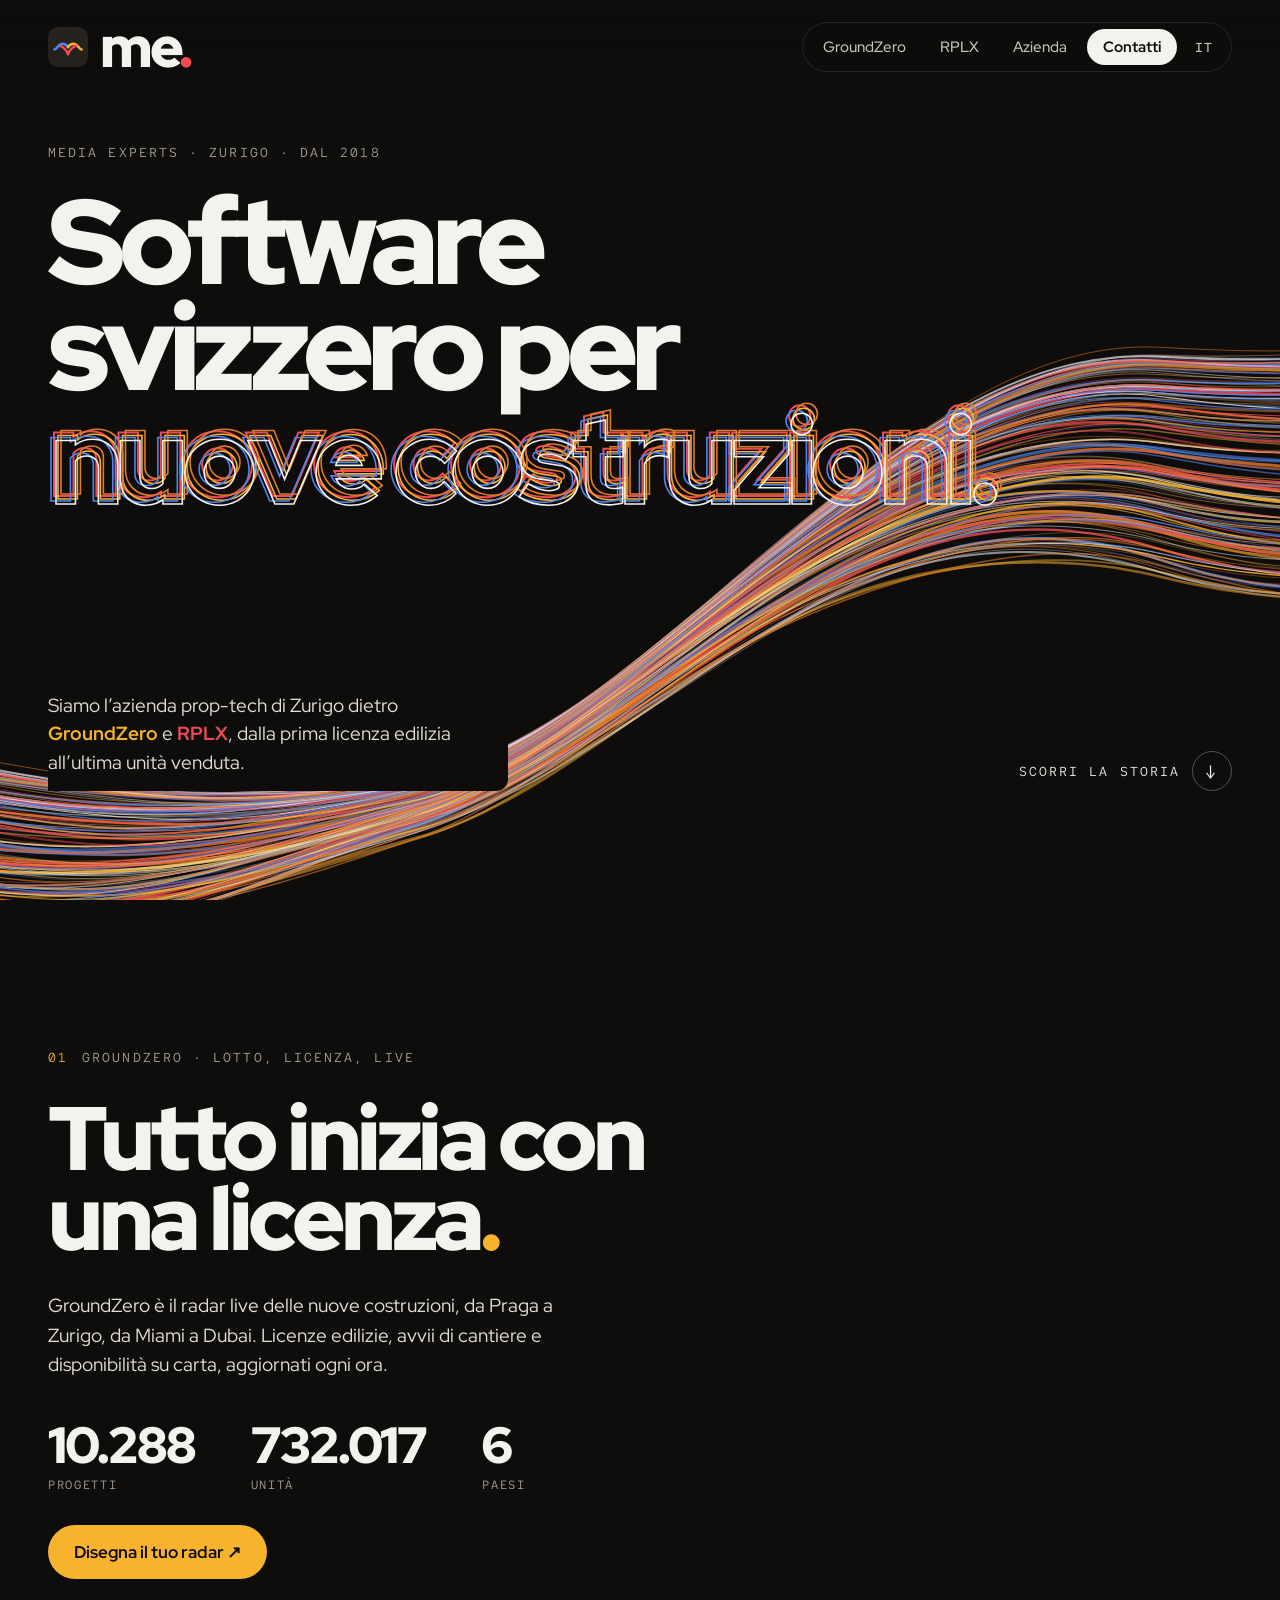
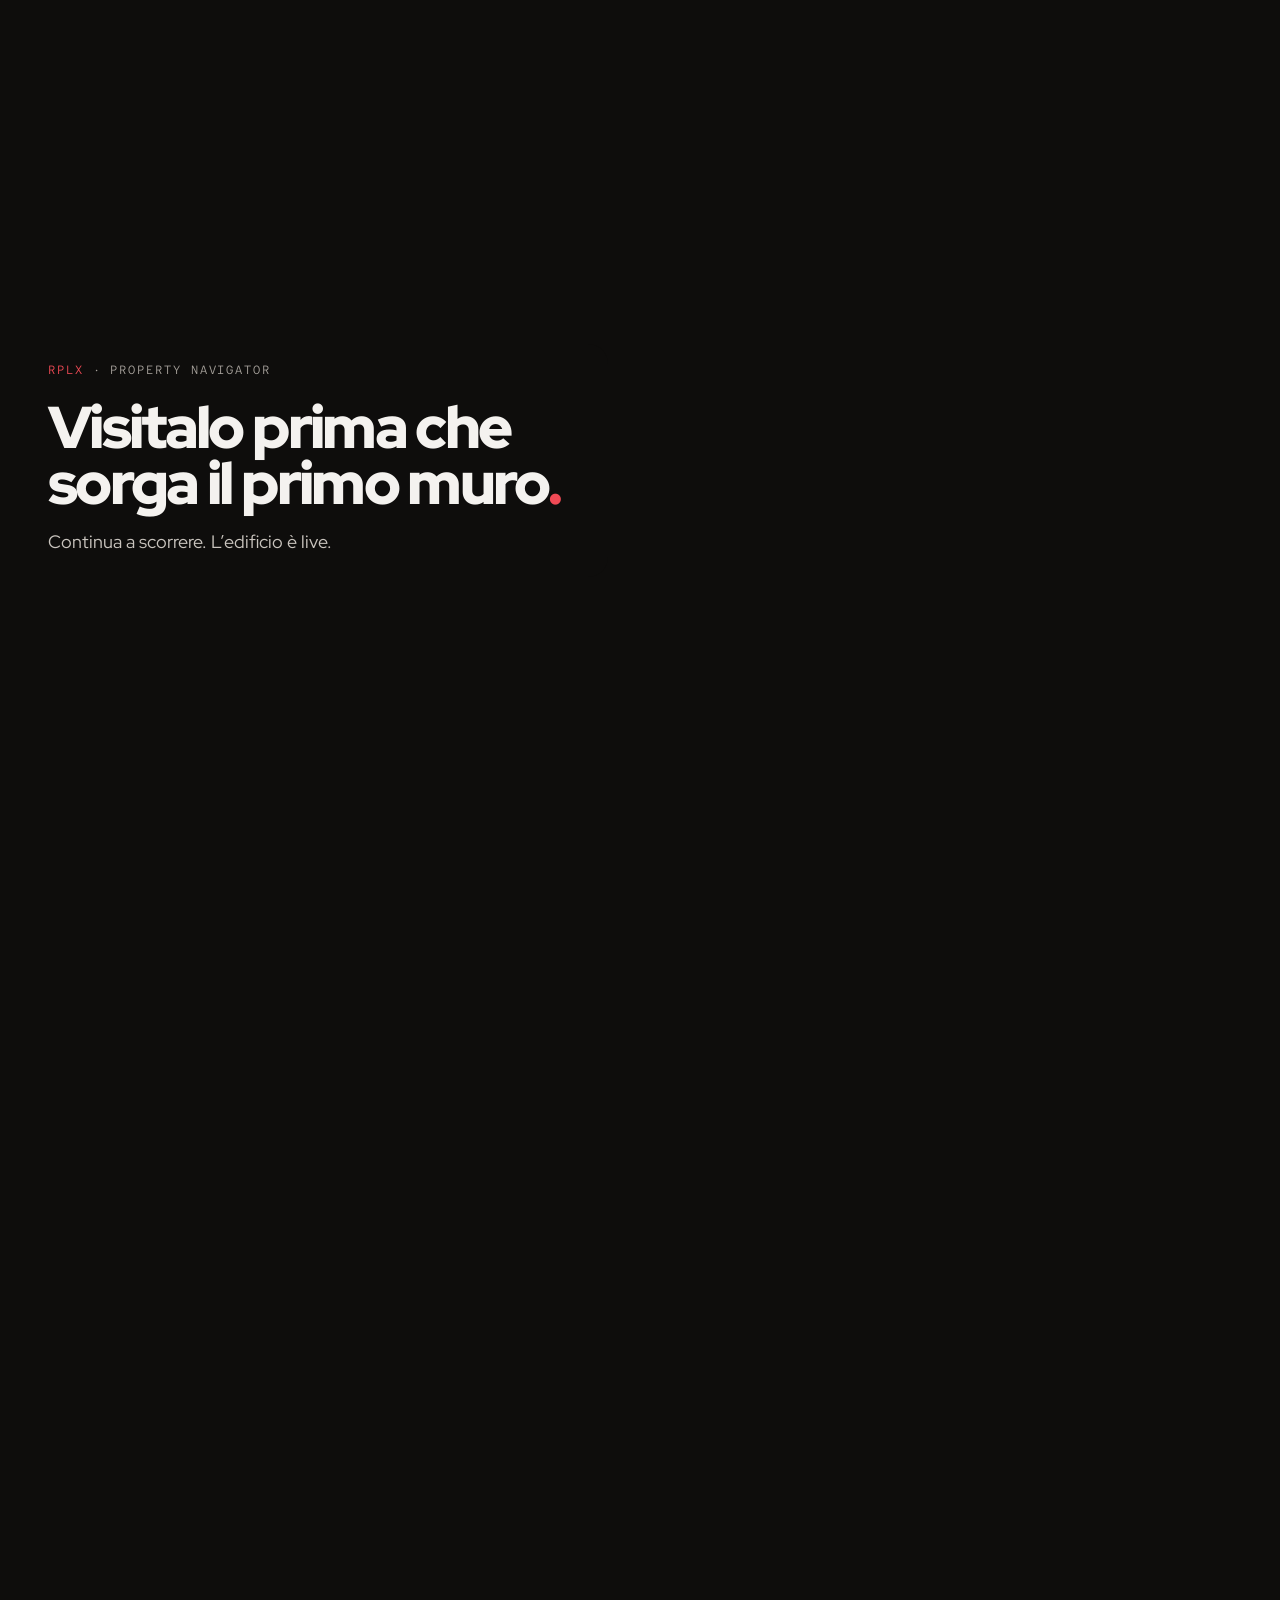
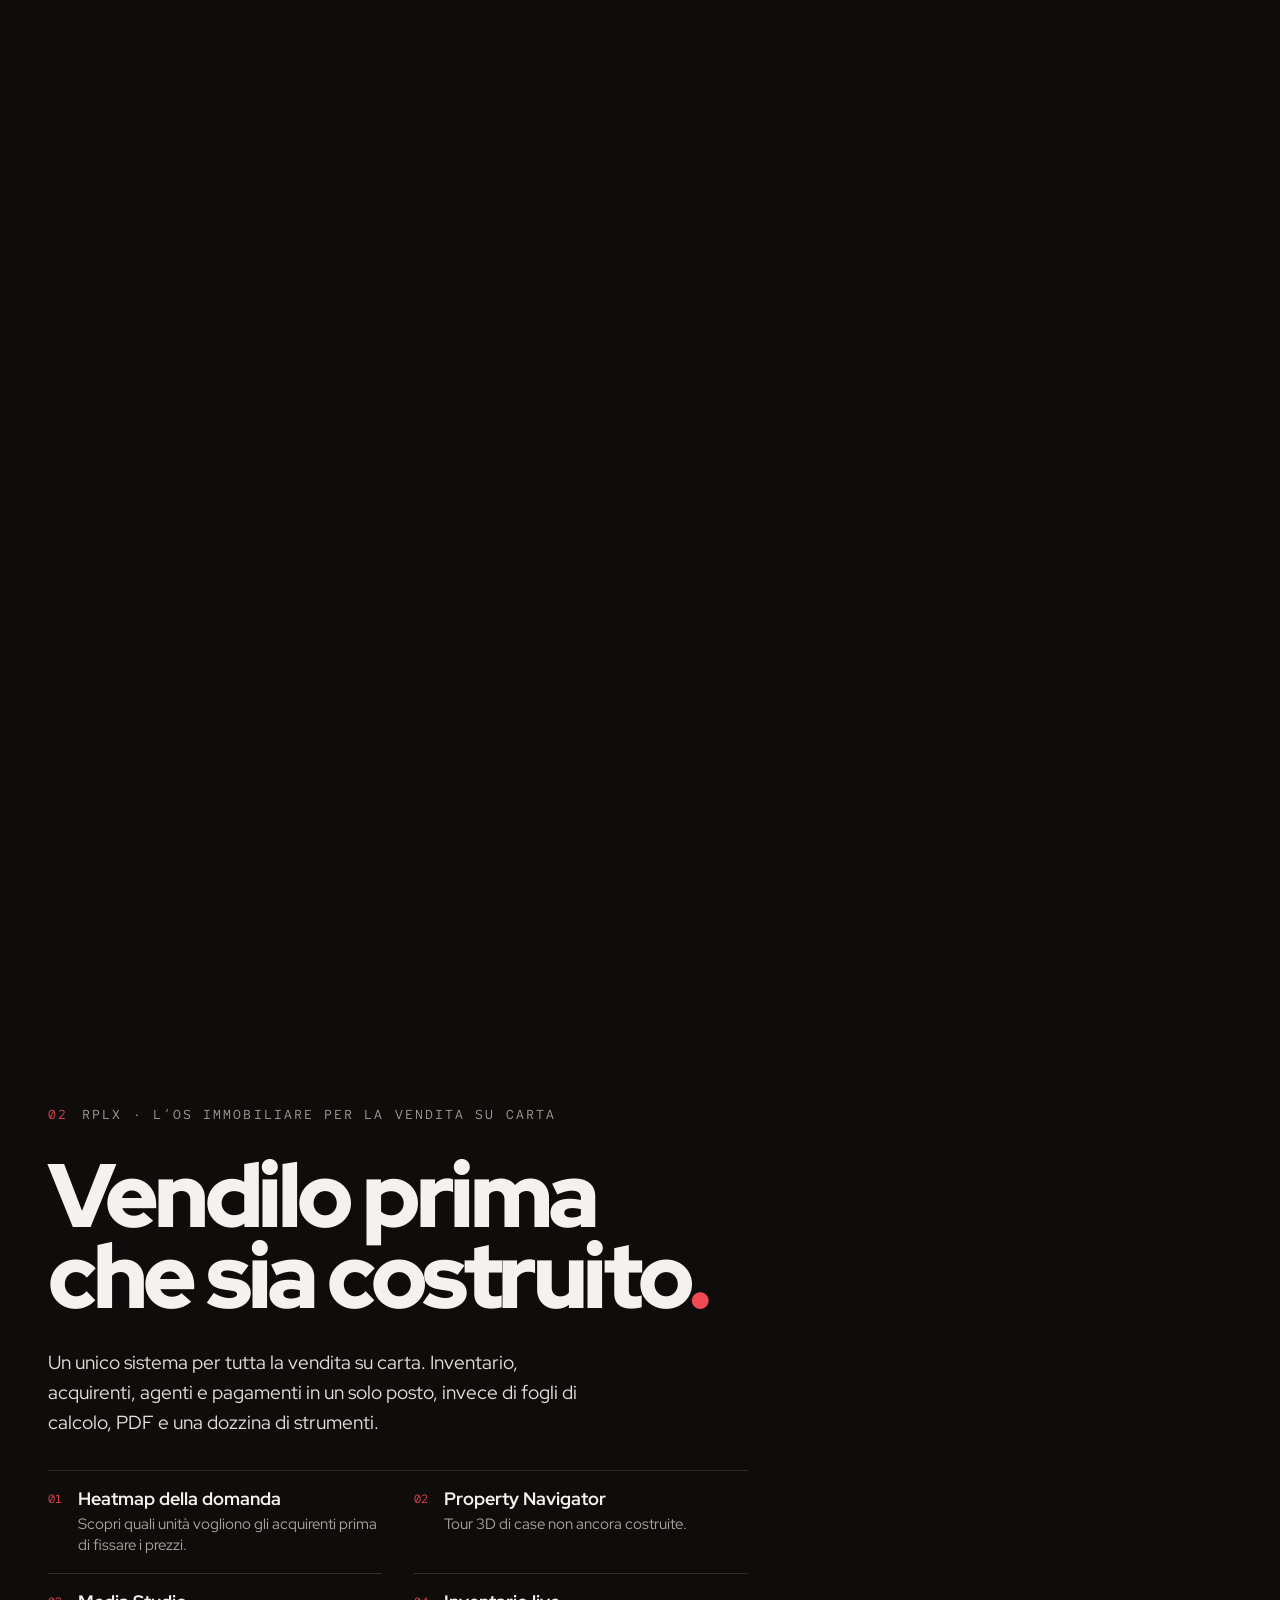
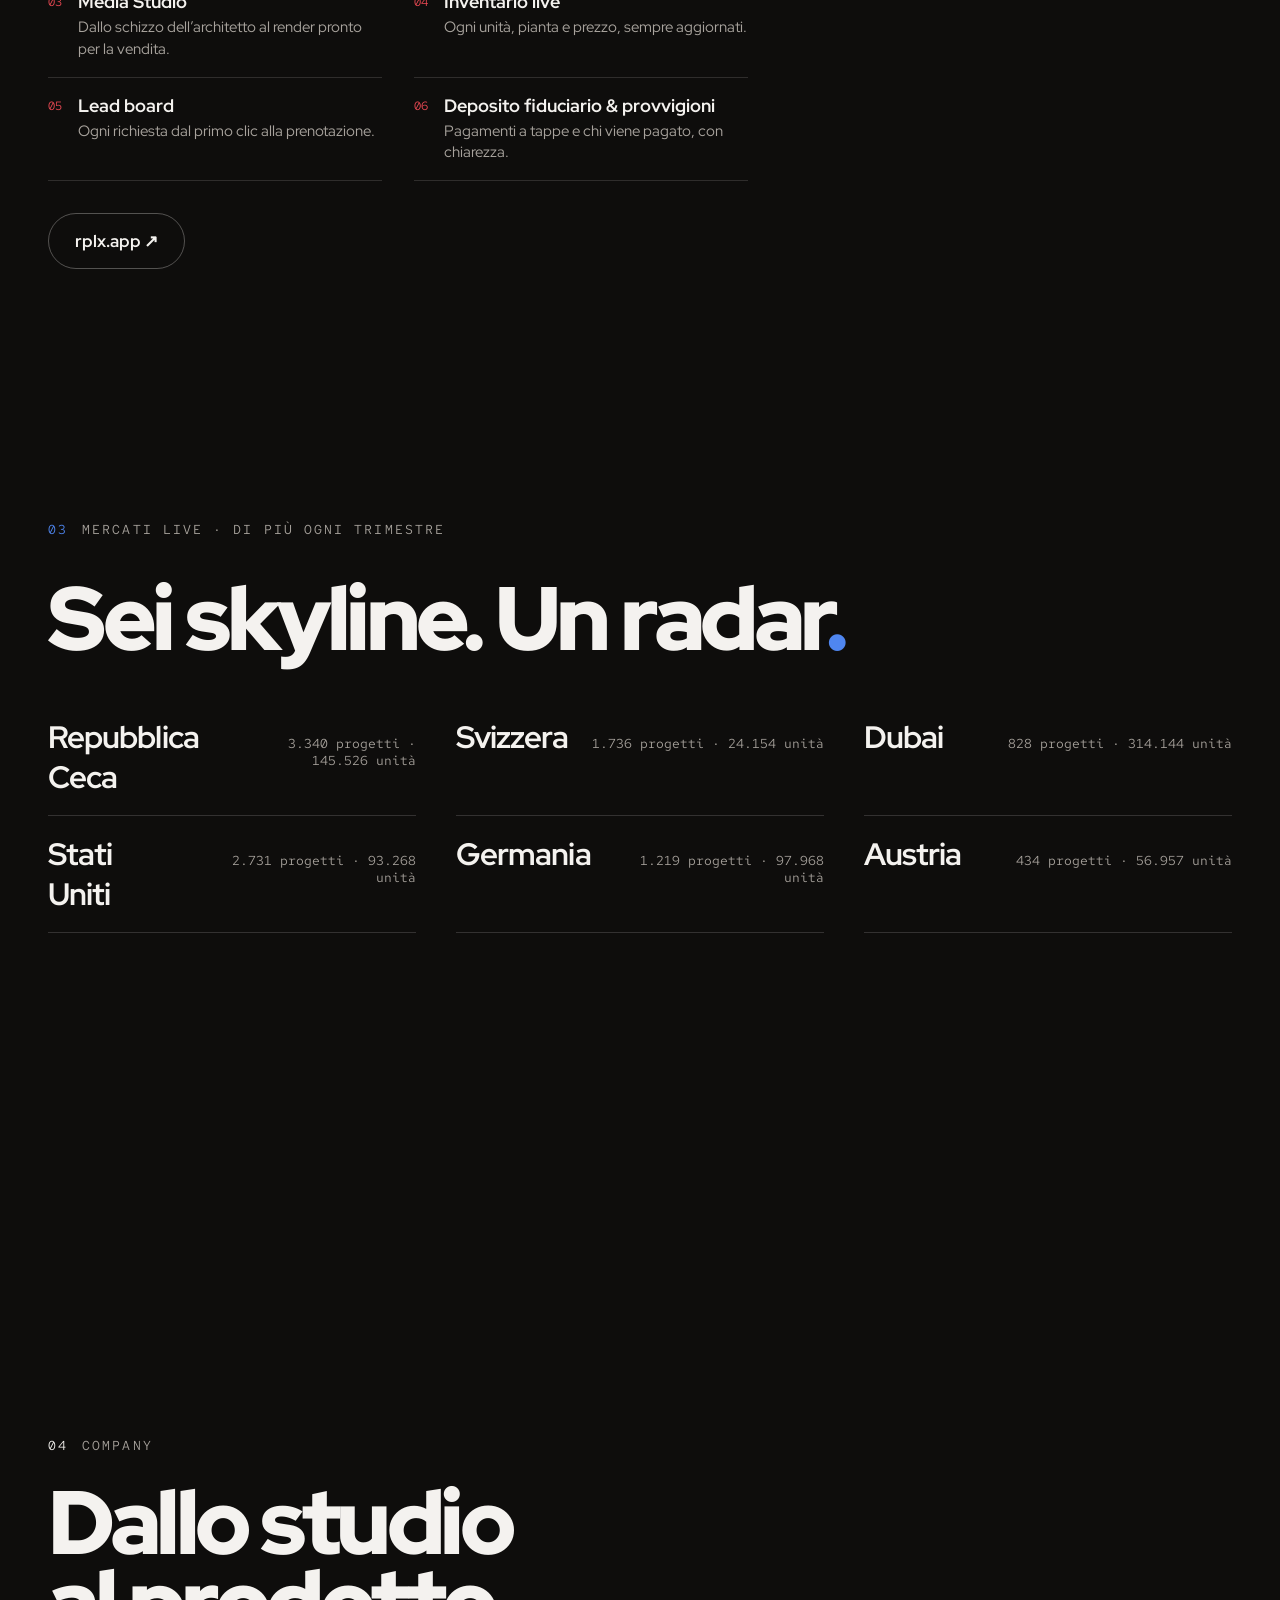
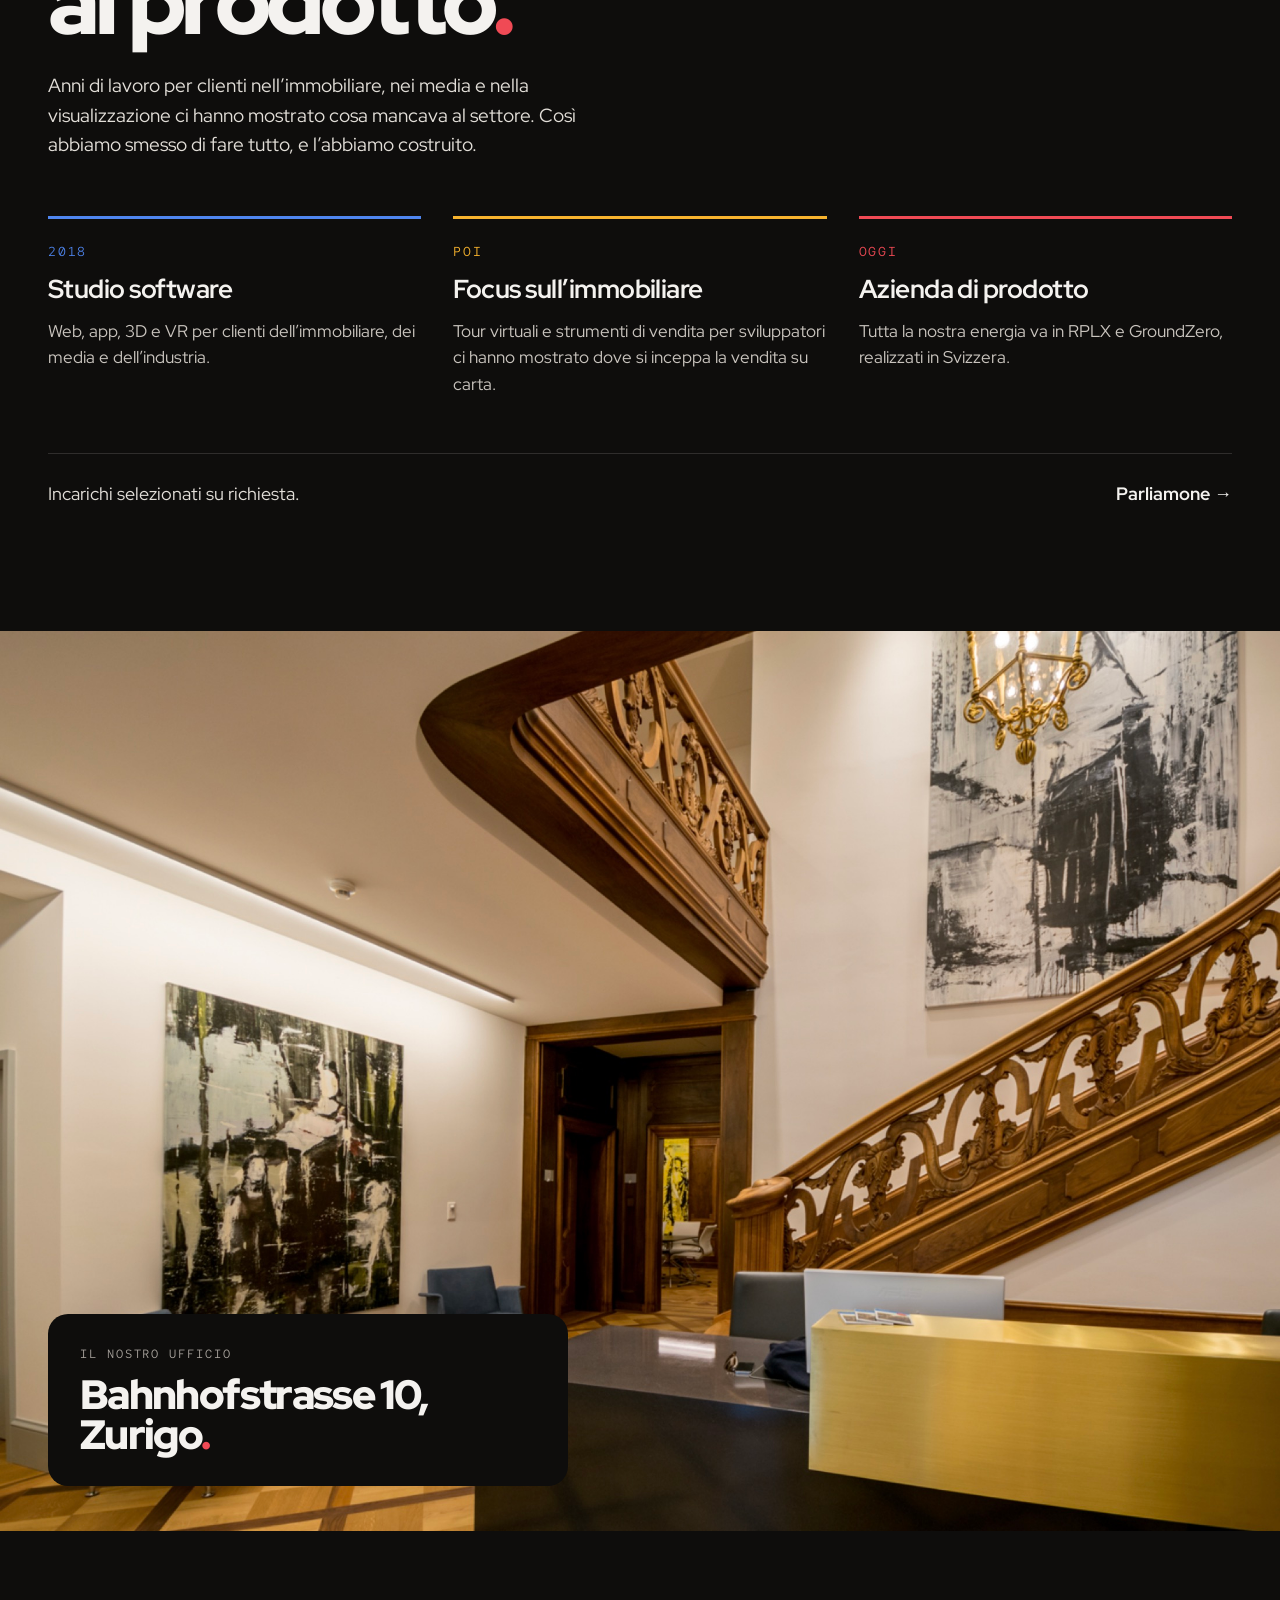
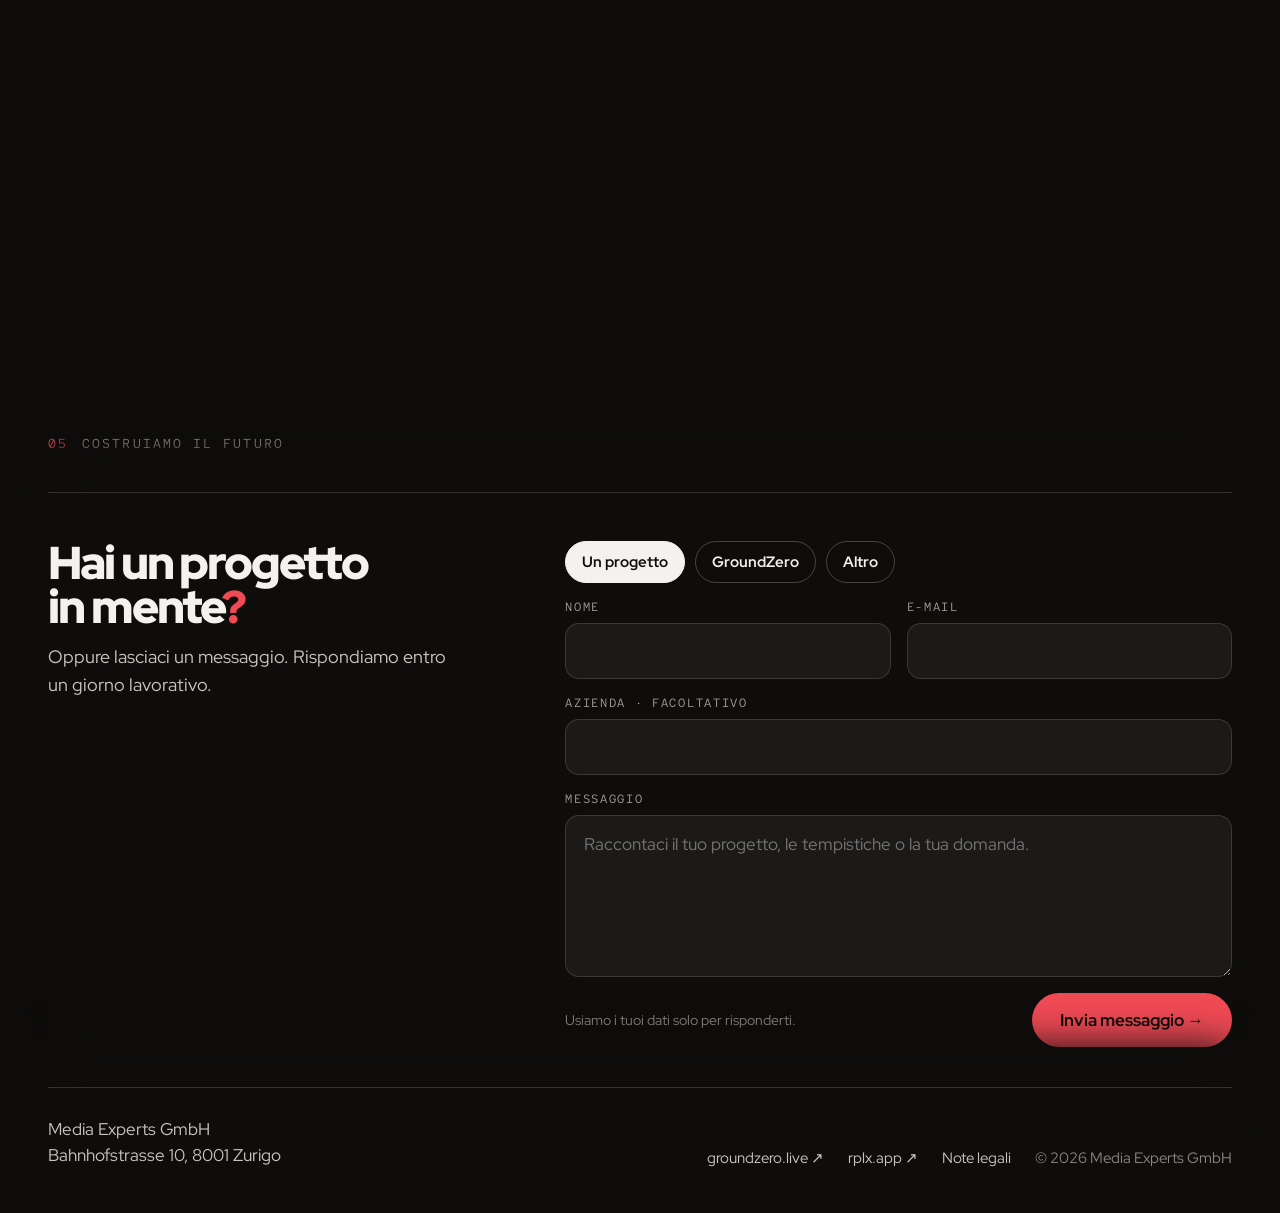
<file: it/index.html>
<!doctype html>
<html lang="it-CH">
<head>
<meta charset="utf-8">
<meta name="viewport" content="width=device-width, initial-scale=1">
<meta name="description" content="Media Experts GmbH è l’azienda prop-tech di Zurigo dietro GroundZero e RPLX, dalla prima licenza edilizia all’ultima unità venduta.">
<meta name="theme-color" content="#0E0D0C">
<link rel="alternate" hreflang="en" href="https://mediaexperts.ch/">
<link rel="alternate" hreflang="de" href="https://mediaexperts.ch/de/">
<link rel="alternate" hreflang="fr" href="https://mediaexperts.ch/fr/">
<link rel="alternate" hreflang="it" href="https://mediaexperts.ch/it/">
<link rel="icon" href="../assets/favicon.svg" type="image/svg+xml">
<title>Media Experts — Software svizzero per nuove costruzioni</title>
<link rel="preconnect" href="https://fonts.googleapis.com">
<link href="https://fonts.googleapis.com/css2?family=Red+Hat+Display:wght@400;500;700;900&family=Red+Hat+Mono:wght@400;500&display=swap" rel="stylesheet">
<style>
html{scroll-behavior:smooth}
body{margin:0;background:#0E0D0C;color:#F4F2EF;font-family:'Red Hat Display',sans-serif;-webkit-font-smoothing:antialiased}
a{color:inherit;text-decoration:none}a:hover{color:#F04A55}
*{box-sizing:border-box}

.x1:hover{color:#F4F2EF !important}
.x2:hover{color:#F4F2EF !important}
.x3:hover{color:#F4F2EF !important}
.x4:hover{background:#F04A55 !important;color:#0E0D0C !important}
.x5:hover{background:#F4F2EF !important;color:#0E0D0C !important}
.x6:hover{background:rgba(240,74,85,.35) !important;border-color:#F04A55 !important}
.x7:hover{background:rgba(240,74,85,.35) !important;border-color:#F04A55 !important}
.x8:hover{background:rgba(240,74,85,.35) !important;border-color:#F04A55 !important}
.x9:hover{background:#F4F2EF !important;color:#0E0D0C !important}
.x10:hover{background:#F4F2EF !important;color:#0E0D0C !important}
.x11:hover{border-color:#F4F2EF !important;color:#F4F2EF !important}
.x12:hover{color:#F7B32E !important}
.x13:hover{color:#F7B32E !important}
.x14:hover{color:#F7B32E !important}
.x15:hover{color:#F7B32E !important}
.x16:hover{color:#F7B32E !important}
.x17:hover{color:#F7B32E !important}
.x18:hover{color:#F04A55 !important}
.x19:hover{color:#F04A55 !important}
.x20:hover{color:#F04A55 !important}
.x21:focus{border-color:#F04A55 !important}
.x22:focus{border-color:#F04A55 !important}
.x23:focus{border-color:#F04A55 !important}
.x24:focus{border-color:#F04A55 !important}
.x25:hover{background:#F4F2EF !important;color:#0E0D0C !important}
</style>
<link rel="stylesheet" href="../assets/me.css?v=6">
<script src="../assets/cinema-cables.js?v=2" defer></script>
<script src="../assets/app.js?v=4" defer></script>
<script src="../assets/gz.js?v=3" defer></script>
</head>
<body>
<me-cinema building-src="../assets/rplx/render-cutout.png" aria-hidden="true"></me-cinema>

<header style="position:fixed;top:0;left:0;right:0;z-index:30">
<div style="max-width:1440px;margin:0 auto;padding:22px clamp(20px,4vw,48px);display:flex;align-items:center;justify-content:space-between;gap:24px">
<a href="#top" aria-label="Home Media Experts" style="display:flex;align-items:center;gap:12px;color:#F4F2EF">
<div style="width:40px;height:40px;border-radius:10px;background:#24211F;display:flex;align-items:center;justify-content:center"><svg viewBox="-12 0 224 120" width="32" height="17" fill="none" stroke-linecap="round" stroke-linejoin="round" stroke-width="18"><path d="M4 74 C24 74 30 34 60 34 C80 34 93 46 100 58" stroke="#4F86F0"></path><path d="M196 74 C176 74 170 34 140 34 C120 34 107 46 100 58" stroke="#F7B32E"></path><path d="M44 48 C66 56 92 82 100 108 C108 82 134 56 156 48" stroke="#F04A55"></path></svg></div>
<div style="font-weight:900;font-size:57px;letter-spacing:-.05em;line-height:.72;text-box:trim-both cap alphabetic">me<span style="color:#F04A55">.</span></div>
</a>
<nav style="display:flex;align-items:center;gap:6px;padding:6px;border-radius:999px;background:rgba(14,13,12,.7);backdrop-filter:blur(14px);-webkit-backdrop-filter:blur(14px);border:1px solid rgba(244,242,239,.1);font-size:15px;font-weight:500">
<a href="#groundzero" style="padding:8px 14px;border-radius:999px;color:#C9C4BE" class="x1">GroundZero</a>
<a href="#rplx" style="padding:8px 14px;border-radius:999px;color:#C9C4BE" class="x2">RPLX</a>
<a href="#company" style="padding:8px 14px;border-radius:999px;color:#C9C4BE" class="x3">Azienda</a>
<a href="#contact" style="padding:8px 16px;border-radius:999px;background:#F4F2EF;color:#0E0D0C;font-weight:700" class="x4">Contatti</a>
<details class="langs"><summary aria-label="Lingua">IT</summary><div><a href="../" hreflang="en">English</a><a href="../de/" hreflang="de">Deutsch</a><a href="../fr/" hreflang="fr">Français</a><a href="../it/" hreflang="it" aria-current="true">Italiano</a></div></details>
</nav>
</div>
</header>

<div id="chap" style="opacity:0;transition:opacity .3s;position:fixed;right:clamp(16px,3vw,40px);bottom:clamp(16px,3vw,36px);z-index:30;display:flex;align-items:center;gap:12px;padding:10px 16px;border-radius:999px;background:rgba(14,13,12,.75);backdrop-filter:blur(14px);-webkit-backdrop-filter:blur(14px);border:1px solid rgba(244,242,239,.1);font-family:'Red Hat Mono',monospace;font-size:12px;letter-spacing:.12em;color:#A8A39D" aria-hidden="true">
<span id="chap-num" style="color:#F04A55">00</span><span>/ 05</span><span id="chap-name" style="color:#F4F2EF">INTRO</span>
</div>

<main id="top" style="position:relative;z-index:1">

<section data-cable="flow" data-dim="1" data-chapter="00" data-name="INTRO" style="min-height:100vh;display:flex;flex-direction:column;justify-content:space-between;padding:clamp(120px,16vh,180px) clamp(20px,4vw,48px) clamp(32px,5vh,56px);max-width:1440px;margin:0 auto">
<div style="display:flex;flex-direction:column;gap:28px">
<div style="font-family:'Red Hat Mono',monospace;font-size:13px;letter-spacing:.16em;color:#A8A39D">MEDIA EXPERTS · ZURIGO · DAL 2018</div>
<h1 style="margin:0;position:relative;font-weight:900;font-size:clamp(56px,9.4vw,164px);line-height:.88;letter-spacing:-.055em;max-width:12ch;text-wrap:balance">Software svizzero per <span style="display:inline-grid;white-space:nowrap"><span style="grid-area:1/1;color:transparent;-webkit-text-stroke:2px #F04A55">nuove costruzioni.</span><span aria-hidden="true" style="grid-area:1/1;color:transparent;-webkit-text-stroke:1.6px #F7B32E;transform:translate(4px,3px)">nuove costruzioni.</span><span aria-hidden="true" style="grid-area:1/1;color:transparent;-webkit-text-stroke:1.6px #4F86F0;transform:translate(-3px,5px)">nuove costruzioni.</span><span aria-hidden="true" style="grid-area:1/1;color:transparent;-webkit-text-stroke:1.6px #E07A2C;transform:translate(7px,-2px)">nuove costruzioni.</span><span aria-hidden="true" style="grid-area:1/1;color:transparent;-webkit-text-stroke:1.6px #F4F2EF;transform:translate(2px,8px)">nuove costruzioni.</span></span></h1>
</div>
<div style="display:flex;flex-wrap:wrap;align-items:flex-end;justify-content:space-between;gap:28px;padding-bottom:64px">
<p style="margin:0;max-width:460px;background:#0E0D0C;padding:14px 18px 14px 0;border-radius:0 12px 12px 0;font-size:clamp(18px,1.5vw,21px);line-height:1.5;color:#E2DED8;text-wrap:pretty">Siamo l’azienda prop-tech di Zurigo dietro <b style="font-weight:700;color:#F7B32E">GroundZero</b> e <b style="font-weight:700;color:#F04A55">RPLX</b>, dalla prima licenza edilizia all’ultima unità venduta.</p>
<a href="#groundzero" style="display:flex;align-items:center;gap:12px;font-family:'Red Hat Mono',monospace;font-size:13px;letter-spacing:.16em;color:#F4F2EF">SCORRI LA STORIA <span style="width:40px;height:40px;border-radius:50%;border:1px solid rgba(244,242,239,.3);display:flex;align-items:center;justify-content:center;font-family:'Red Hat Display',sans-serif;font-size:18px">↓</span></a>
</div>
</section>

<section id="groundzero" data-cable="ground" data-dim="1" data-chapter="01" data-name="GROUNDZERO" style="min-height:100vh;display:flex;align-items:center;padding:clamp(120px,14vh,160px) clamp(20px,4vw,48px) clamp(140px,22vh,220px);max-width:1440px;margin:0 auto">
<div style="display:flex;flex-direction:column;gap:32px;max-width:760px">
<div style="display:flex;flex-wrap:wrap;align-items:center;gap:14px;font-family:'Red Hat Mono',monospace;font-size:13px;letter-spacing:.16em;color:#A8A39D"><span style="color:#F7B32E">01</span>GROUNDZERO · LOTTO, LICENZA, LIVE</div>
<h2 style="margin:0;font-weight:900;font-size:clamp(48px,7vw,116px);line-height:.9;letter-spacing:-.05em;text-wrap:balance">Tutto inizia con una licenza<span style="color:#F7B32E">.</span></h2>
<p style="margin:0;max-width:560px;font-size:clamp(18px,1.5vw,21px);line-height:1.55;color:#E2DED8;text-wrap:pretty">GroundZero è il radar live delle nuove costruzioni, da Praga a Zurigo, da Miami a Dubai. Licenze edilizie, avvii di cantiere e disponibilità su carta, aggiornati ogni ora.</p>
<div style="display:flex;flex-wrap:wrap;gap:20px 56px;padding-top:8px">
<div style="display:flex;flex-direction:column;gap:6px"><div data-gz="permits" style="font-weight:900;font-size:clamp(36px,4vw,60px);letter-spacing:-.04em;line-height:1">10.288</div><div style="font-family:'Red Hat Mono',monospace;font-size:12px;letter-spacing:.14em;color:#A8A39D">PROGETTI</div></div>
<div style="display:flex;flex-direction:column;gap:6px"><div data-gz="units" style="font-weight:900;font-size:clamp(36px,4vw,60px);letter-spacing:-.04em;line-height:1">732.017</div><div style="font-family:'Red Hat Mono',monospace;font-size:12px;letter-spacing:.14em;color:#A8A39D">UNITÀ</div></div>
<div style="display:flex;flex-direction:column;gap:6px"><div data-gz="countries" style="font-weight:900;font-size:clamp(36px,4vw,60px);letter-spacing:-.04em;line-height:1">6</div><div style="font-family:'Red Hat Mono',monospace;font-size:12px;letter-spacing:.14em;color:#A8A39D">PAESI</div></div>
</div>
<a href="https://groundzero.live" target="_blank" rel="noopener" style="align-self:flex-start;display:flex;align-items:center;gap:10px;background:#F7B32E;color:#0E0D0C;padding:16px 26px;border-radius:999px;font-weight:700;font-size:17px" class="x5">Disegna il tuo radar ↗</a>
</div>
</section>

<section id="navigator" aria-label="RPLX Property Navigator" data-cable="building" data-dim="1" data-morph=".93" data-chapter="02" data-name="PROPERTY NAVIGATOR" style="position:relative;height:620vh">
<div style="position:sticky;top:0;height:100vh;overflow:hidden">

<div data-cable-target="" style="position:absolute;right:clamp(0px,5vw,100px);bottom:0;width:min(75vh,100vw);aspect-ratio:880/1100;transform:scale(1);transform-origin:42% 43%" id="bld">
<button class="hot x6" data-i="0" aria-label="Unità A-4.02" style="position:absolute;left:24%;top:39%;width:37%;height:8%;border-radius:8px;border:2px solid #7FD46B;background:rgba(127,212,107,.22);cursor:pointer;opacity:0;padding:0;transition:background .2s,border-color .2s" >
<span style="position:absolute;left:0;top:-30px;font-family:'Red Hat Mono',monospace;font-size:11px;letter-spacing:.1em;background:#0E0D0C;color:#F4F2EF;padding:4px 8px;border-radius:999px;white-space:nowrap">A-4.02 · DISPONIBILE</span>
</button>
<button class="hot x7" data-i="1" aria-label="Unità A-3.02" style="position:absolute;left:24%;top:49%;width:37%;height:7.5%;border-radius:8px;border:2px solid #7FD46B;background:rgba(127,212,107,.22);cursor:pointer;opacity:0;padding:0;transition:background .2s,border-color .2s" >
<span style="position:absolute;left:0;top:-30px;font-family:'Red Hat Mono',monospace;font-size:11px;letter-spacing:.1em;background:#0E0D0C;color:#F4F2EF;padding:4px 8px;border-radius:999px;white-space:nowrap">A-3.02 · DISPONIBILE</span>
</button>
<button class="hot x8" data-i="2" aria-label="Unità B-2.05" style="position:absolute;left:64%;top:62%;width:29%;height:8%;border-radius:8px;border:2px solid #F7B32E;background:rgba(247,179,46,.22);cursor:pointer;opacity:0;padding:0;transition:background .2s,border-color .2s" >
<span style="position:absolute;left:0;top:-30px;font-family:'Red Hat Mono',monospace;font-size:11px;letter-spacing:.1em;background:#0E0D0C;color:#F4F2EF;padding:4px 8px;border-radius:999px;white-space:nowrap">B-2.05 · LISTA D’ATTESA</span>
</button>
</div>

<div style="position:absolute;left:clamp(20px,4vw,48px);top:clamp(110px,16vh,170px);max-width:min(560px,calc(100vw - 40px));display:flex;flex-direction:column;gap:22px;background:#0E0D0C;border-radius:0 20px 20px 0;padding:18px 22px 22px 0">
<div style="font-family:'Red Hat Mono',monospace;font-size:12px;letter-spacing:.16em;color:#A8A39D"><span style="color:#F04A55">RPLX</span> · PROPERTY NAVIGATOR</div>
<div id="ph-intro">
<div style="display:flex;flex-direction:column;gap:16px"><div style="font-weight:900;font-size:clamp(36px,4.6vw,72px);line-height:.95;letter-spacing:-.045em;text-wrap:balance">Visitalo prima che sorga il primo muro<span style="color:#F04A55">.</span></div><div style="font-size:18px;line-height:1.5;color:#C9C4BE">Continua a scorrere. L’edificio è live.</div></div>
</div>
<div id="ph-pick" hidden>
<div style="display:flex;flex-direction:column;gap:16px"><div style="font-weight:900;font-size:clamp(36px,4.6vw,72px);line-height:.95;letter-spacing:-.045em">Scegli un’unità<span style="color:#F04A55">.</span></div><div style="font-size:18px;line-height:1.5;color:#C9C4BE;text-wrap:pretty">Ogni unità è live: pianta, stato e prezzo. Toccane una sull’edificio.</div></div>
</div>
<div id="ph-steps" hidden>
<div style="display:flex;flex-direction:column;gap:22px">
<div style="font-weight:900;font-size:clamp(32px,3.8vw,60px);line-height:.95;letter-spacing:-.045em">Dal clic alla prenotazione<span style="color:#F04A55">.</span></div>
<div style="display:flex;flex-direction:column">
<div id="steps">
<div class="step" style="display:flex;align-items:center;gap:14px;padding:10px 0;color:#6A6560;transition:color .3s">
<span class="mk" style="width:28px;height:28px;border-radius:50%;border:2px solid #3A3633;background:transparent;color:#0E0D0C;display:flex;align-items:center;justify-content:center;font-family:'Red Hat Mono',monospace;font-size:12px;font-weight:500;flex:none;transition:all .3s">1</span>
<span style="font-weight:700;font-size:18px">Unità selezionata</span>
</div>
<div class="step" style="display:flex;align-items:center;gap:14px;padding:10px 0;color:#6A6560;transition:color .3s">
<span class="mk" style="width:28px;height:28px;border-radius:50%;border:2px solid #3A3633;background:transparent;color:#0E0D0C;display:flex;align-items:center;justify-content:center;font-family:'Red Hat Mono',monospace;font-size:12px;font-weight:500;flex:none;transition:all .3s">2</span>
<span style="font-weight:700;font-size:18px">Tour 3D visto</span>
</div>
<div class="step" style="display:flex;align-items:center;gap:14px;padding:10px 0;color:#6A6560;transition:color .3s">
<span class="mk" style="width:28px;height:28px;border-radius:50%;border:2px solid #3A3633;background:transparent;color:#0E0D0C;display:flex;align-items:center;justify-content:center;font-family:'Red Hat Mono',monospace;font-size:12px;font-weight:500;flex:none;transition:all .3s">3</span>
<span style="font-weight:700;font-size:18px">Dati dell’acquirente</span>
</div>
<div class="step" style="display:flex;align-items:center;gap:14px;padding:10px 0;color:#6A6560;transition:color .3s">
<span class="mk" style="width:28px;height:28px;border-radius:50%;border:2px solid #3A3633;background:transparent;color:#0E0D0C;display:flex;align-items:center;justify-content:center;font-family:'Red Hat Mono',monospace;font-size:12px;font-weight:500;flex:none;transition:all .3s">4</span>
<span style="font-weight:700;font-size:18px">Acconto in deposito fiduciario</span>
</div>
<div class="step" style="display:flex;align-items:center;gap:14px;padding:10px 0;color:#6A6560;transition:color .3s">
<span class="mk" style="width:28px;height:28px;border-radius:50%;border:2px solid #3A3633;background:transparent;color:#0E0D0C;display:flex;align-items:center;justify-content:center;font-family:'Red Hat Mono',monospace;font-size:12px;font-weight:500;flex:none;transition:all .3s">5</span>
<span style="font-weight:700;font-size:18px">Prenotata</span>
</div>
</div>
</div>
</div>
</div>
</div>

<div style="position:absolute;right:clamp(16px,4vw,64px);bottom:clamp(20px,6vh,64px);width:min(420px,calc(100vw - 32px));background:#0E0D0C;border:1px solid rgba(244,242,239,.14);border-radius:24px;padding:26px;display:flex;flex-direction:column;gap:20px;box-shadow:0 30px 80px rgba(0,0,0,.5);opacity:0;transform:translateY(40px);pointer-events:none" id="card" data-l-available="DISPONIBILE" data-l-waitlist="LISTA D’ATTESA" data-l-reserved="PRENOTATA">
<div style="display:flex;justify-content:space-between;align-items:center">
<div style="display:flex;flex-direction:column;gap:4px"><div style="font-family:'Red Hat Mono',monospace;font-size:12px;letter-spacing:.14em;color:#A8A39D">UNITÀ</div><div style="font-weight:900;font-size:34px;letter-spacing:-.03em;line-height:1"><span class="u-id">A-4.02</span></div></div>
<div style="font-family:'Red Hat Mono',monospace;font-size:12px;letter-spacing:.1em;padding:6px 10px;border-radius:999px;background:#7FD46B;color:#0E0D0C" id="u-status">DISPONIBILE</div>
</div>
<div style="display:flex;gap:4px">
<div class="bar" style="flex:1;height:4px;border-radius:2px;background:#3A3633;transition:background .3s"></div><div class="bar" style="flex:1;height:4px;border-radius:2px;background:#3A3633;transition:background .3s"></div><div class="bar" style="flex:1;height:4px;border-radius:2px;background:#3A3633;transition:background .3s"></div><div class="bar" style="flex:1;height:4px;border-radius:2px;background:#3A3633;transition:background .3s"></div><div class="bar" style="flex:1;height:4px;border-radius:2px;background:#3A3633;transition:background .3s"></div>
</div>

<div id="st1">
<div style="display:grid;grid-template-columns:1fr 1fr;gap:14px 20px">
<div style="display:flex;flex-direction:column;gap:2px"><span style="font-family:'Red Hat Mono',monospace;font-size:11px;letter-spacing:.12em;color:#A8A39D">LOCALI</span><b style="font-size:20px"><span class="u-rooms"></span></b></div>
<div style="display:flex;flex-direction:column;gap:2px"><span style="font-family:'Red Hat Mono',monospace;font-size:11px;letter-spacing:.12em;color:#A8A39D">SUPERFICIE ABITABILE</span><b style="font-size:20px"><span class="u-area"></span></b></div>
<div style="display:flex;flex-direction:column;gap:2px"><span style="font-family:'Red Hat Mono',monospace;font-size:11px;letter-spacing:.12em;color:#A8A39D">BALCONE</span><b style="font-size:20px"><span class="u-balcony"></span></b></div>
<div style="display:flex;flex-direction:column;gap:2px"><span style="font-family:'Red Hat Mono',monospace;font-size:11px;letter-spacing:.12em;color:#A8A39D">PIANO · ESPOSIZIONE</span><b style="font-size:20px"><span class="u-floor"></span></b></div>
<div style="grid-column:1/-1;display:flex;justify-content:space-between;align-items:baseline;border-top:1px solid rgba(244,242,239,.14);padding-top:14px"><span style="font-size:15px;color:#A8A39D">Prezzo</span><b style="font-size:24px;letter-spacing:-.02em"><span class="u-price"></span></b></div>
</div>
</div>
<div id="st2" hidden>
<div style="display:flex;flex-direction:column;gap:12px">
<div class="walk" role="img" aria-label="Tour 3D dell’unità: soggiorno e zona pranzo">
<img src="../assets/rplx/tour.jpg" alt="" class="w1">
<img src="../assets/rplx/tour-2.jpg" alt="" class="w2">
<span class="walk-tag">● 3D</span>
<img src="../assets/rplx/floorplan.jpg" alt="" class="walk-plan">
</div>
<div style="display:flex;justify-content:space-between;font-size:15px"><span style="color:#C9C4BE">Tour 3D</span><b style="color:#7FD46B">Visto ✓</b></div>
</div>
</div>
<div id="st3" hidden>
<div style="display:flex;flex-direction:column;gap:10px">
<div style="display:flex;flex-direction:column;gap:4px;background:#1B1A18;border-radius:12px;padding:12px 14px"><span style="font-family:'Red Hat Mono',monospace;font-size:11px;letter-spacing:.12em;color:#A8A39D">ACQUIRENTE</span><b style="font-size:17px">Anna Keller</b></div>
<div style="display:flex;flex-direction:column;gap:4px;background:#1B1A18;border-radius:12px;padding:12px 14px"><span style="font-family:'Red Hat Mono',monospace;font-size:11px;letter-spacing:.12em;color:#A8A39D">E-MAIL</span><b style="font-size:17px">anna.keller@example.ch</b></div>
<div style="display:flex;justify-content:space-between;align-items:center;background:#1B1A18;border-radius:12px;padding:12px 14px"><span style="font-size:15px;color:#C9C4BE">Finanziamento</span><b style="font-size:15px;color:#7FD46B">Pre-approvato ✓</b></div>
</div>
</div>
<div id="st4" hidden>
<div style="display:flex;flex-direction:column;gap:16px">
<div style="display:flex;justify-content:space-between;align-items:baseline"><span style="font-size:15px;color:#C9C4BE">M1 · Acconto di prenotazione 10%</span><b style="font-size:20px"><span class="u-deposit"></span></b></div>
<div style="display:flex;align-items:center">
<div style="width:34px;height:34px;border-radius:50%;background:#F04A55;color:#0E0D0C;display:flex;align-items:center;justify-content:center;font-family:'Red Hat Mono',monospace;font-size:11px">M1</div><div style="flex:1;height:3px;background:#3A3633"></div>
<div style="width:34px;height:34px;border-radius:50%;border:2px solid #3A3633;color:#A8A39D;display:flex;align-items:center;justify-content:center;font-family:'Red Hat Mono',monospace;font-size:11px">M2</div><div style="flex:1;height:3px;background:#3A3633"></div>
<div style="width:34px;height:34px;border-radius:50%;border:2px solid #3A3633;color:#A8A39D;display:flex;align-items:center;justify-content:center;font-family:'Red Hat Mono',monospace;font-size:11px">M3</div><div style="flex:1;height:3px;background:#3A3633"></div>
<div style="width:34px;height:34px;border-radius:50%;border:2px solid #3A3633;color:#A8A39D;display:flex;align-items:center;justify-content:center;font-family:'Red Hat Mono',monospace;font-size:11px">M4</div>
</div>
<div style="font-size:15px;color:#7FD46B">Garantito in deposito fiduciario ✓</div>
</div>
</div>
<div id="st5" hidden>
<div style="display:flex;flex-direction:column;align-items:flex-start;gap:14px">
<div style="width:56px;height:56px;border-radius:50%;background:#F04A55;color:#0E0D0C;display:flex;align-items:center;justify-content:center;font-size:28px;font-weight:900">✓</div>
<div style="font-weight:900;font-size:28px;letter-spacing:-.03em;line-height:1.05"><span class="u-id">A-4.02</span> è prenotata per Anna.</div>
<div style="font-size:15px;line-height:1.5;color:#C9C4BE">Non è ancora costruito nulla. La vendita sì.</div>
</div>
</div>
</div>

</div>
</section>

<section id="rplx" data-cable="tower" data-dim=".9" data-chapter="02" data-name="RPLX" style="min-height:100vh;display:flex;align-items:center;padding:clamp(120px,14vh,160px) clamp(20px,4vw,48px);max-width:1440px;margin:0 auto">
<div style="display:flex;flex-direction:column;gap:32px;max-width:700px">
<div style="display:flex;flex-wrap:wrap;align-items:center;gap:14px;font-family:'Red Hat Mono',monospace;font-size:13px;letter-spacing:.16em;color:#A8A39D"><span style="color:#F04A55">02</span>RPLX · L’OS IMMOBILIARE PER LA VENDITA SU CARTA</div>
<h2 style="margin:0;font-weight:900;font-size:clamp(48px,7vw,116px);line-height:.9;letter-spacing:-.05em;text-wrap:balance">Vendilo prima che sia costruito<span style="color:#F04A55">.</span></h2>
<p style="margin:0;max-width:560px;font-size:clamp(18px,1.5vw,21px);line-height:1.55;color:#E2DED8;text-wrap:pretty">Un unico sistema per tutta la vendita su carta. Inventario, acquirenti, agenti e pagamenti in un solo posto, invece di fogli di calcolo, PDF e una dozzina di strumenti.</p>
<div style="display:grid;grid-template-columns:repeat(auto-fill,minmax(260px,1fr));column-gap:32px;border-top:1px solid rgba(244,242,239,.14)">
<div style="display:flex;gap:16px;padding:16px 0;border-bottom:1px solid rgba(244,242,239,.14)">
<span style="font-family:'Red Hat Mono',monospace;font-size:12px;color:#F04A55;padding-top:4px">01</span>
<div style="display:flex;flex-direction:column;gap:4px"><b style="font-weight:700;font-size:18px">Heatmap della domanda</b><span style="font-size:15px;line-height:1.45;color:#A8A39D">Scopri quali unità vogliono gli acquirenti prima di fissare i prezzi.</span></div>
</div>
<div style="display:flex;gap:16px;padding:16px 0;border-bottom:1px solid rgba(244,242,239,.14)">
<span style="font-family:'Red Hat Mono',monospace;font-size:12px;color:#F04A55;padding-top:4px">02</span>
<div style="display:flex;flex-direction:column;gap:4px"><b style="font-weight:700;font-size:18px">Property Navigator</b><span style="font-size:15px;line-height:1.45;color:#A8A39D">Tour 3D di case non ancora costruite.</span></div>
</div>
<div style="display:flex;gap:16px;padding:16px 0;border-bottom:1px solid rgba(244,242,239,.14)">
<span style="font-family:'Red Hat Mono',monospace;font-size:12px;color:#F04A55;padding-top:4px">03</span>
<div style="display:flex;flex-direction:column;gap:4px"><b style="font-weight:700;font-size:18px">Media Studio</b><span style="font-size:15px;line-height:1.45;color:#A8A39D">Dallo schizzo dell’architetto al render pronto per la vendita.</span></div>
</div>
<div style="display:flex;gap:16px;padding:16px 0;border-bottom:1px solid rgba(244,242,239,.14)">
<span style="font-family:'Red Hat Mono',monospace;font-size:12px;color:#F04A55;padding-top:4px">04</span>
<div style="display:flex;flex-direction:column;gap:4px"><b style="font-weight:700;font-size:18px">Inventario live</b><span style="font-size:15px;line-height:1.45;color:#A8A39D">Ogni unità, pianta e prezzo, sempre aggiornati.</span></div>
</div>
<div style="display:flex;gap:16px;padding:16px 0;border-bottom:1px solid rgba(244,242,239,.14)">
<span style="font-family:'Red Hat Mono',monospace;font-size:12px;color:#F04A55;padding-top:4px">05</span>
<div style="display:flex;flex-direction:column;gap:4px"><b style="font-weight:700;font-size:18px">Lead board</b><span style="font-size:15px;line-height:1.45;color:#A8A39D">Ogni richiesta dal primo clic alla prenotazione.</span></div>
</div>
<div style="display:flex;gap:16px;padding:16px 0;border-bottom:1px solid rgba(244,242,239,.14)">
<span style="font-family:'Red Hat Mono',monospace;font-size:12px;color:#F04A55;padding-top:4px">06</span>
<div style="display:flex;flex-direction:column;gap:4px"><b style="font-weight:700;font-size:18px">Deposito fiduciario &amp; provvigioni</b><span style="font-size:15px;line-height:1.45;color:#A8A39D">Pagamenti a tappe e chi viene pagato, con chiarezza.</span></div>
</div>
</div>
<div style="display:flex;flex-wrap:wrap;gap:12px">
<a href="https://www.rplx.app" target="_blank" rel="noopener" style="display:flex;align-items:center;padding:16px 26px;border-radius:999px;font-weight:700;font-size:17px;border:1px solid rgba(244,242,239,.3);color:#F4F2EF" class="x11">rplx.app ↗</a>
</div>
</div>
</section>

<section data-cable="skyline" data-dim=".85" data-chapter="03" data-name="MERCATI" style="min-height:100vh;display:flex;flex-direction:column;gap:40px;padding:clamp(120px,14vh,160px) clamp(20px,4vw,48px) clamp(200px,42vh,420px);max-width:1440px;margin:0 auto">
<div style="display:flex;flex-wrap:wrap;align-items:center;gap:14px;font-family:'Red Hat Mono',monospace;font-size:13px;letter-spacing:.16em;color:#A8A39D"><span style="color:#4F86F0">03</span>MERCATI LIVE · DI PIÙ OGNI TRIMESTRE</div>
<h2 style="margin:0;font-weight:900;font-size:clamp(48px,7vw,116px);line-height:.9;letter-spacing:-.05em;text-wrap:balance"><span data-gz="count-word">Sei</span> skyline. Un radar<span style="color:#4F86F0">.</span></h2>
<div id="gz-markets" data-l-projects="progetti" data-l-units="unità" style="display:grid;grid-template-columns:repeat(auto-fill,minmax(300px,1fr));column-gap:40px">
<a href="https://groundzero.live" target="_blank" rel="noopener" style="display:flex;align-items:baseline;justify-content:space-between;gap:16px;padding:18px 0;border-bottom:1px solid rgba(244,242,239,.16);color:#F4F2EF" class="x12">
<span style="font-weight:700;font-size:clamp(24px,2.4vw,34px);letter-spacing:-.03em">Repubblica Ceca</span>
<span style="font-family:'Red Hat Mono',monospace;font-size:13px;color:#A8A39D;text-align:right">3.340 progetti · 145.526 unità</span>
</a>
<a href="https://groundzero.live" target="_blank" rel="noopener" style="display:flex;align-items:baseline;justify-content:space-between;gap:16px;padding:18px 0;border-bottom:1px solid rgba(244,242,239,.16);color:#F4F2EF" class="x13">
<span style="font-weight:700;font-size:clamp(24px,2.4vw,34px);letter-spacing:-.03em">Svizzera</span>
<span style="font-family:'Red Hat Mono',monospace;font-size:13px;color:#A8A39D;text-align:right">1.736 progetti · 24.154 unità</span>
</a>
<a href="https://groundzero.live" target="_blank" rel="noopener" style="display:flex;align-items:baseline;justify-content:space-between;gap:16px;padding:18px 0;border-bottom:1px solid rgba(244,242,239,.16);color:#F4F2EF" class="x14">
<span style="font-weight:700;font-size:clamp(24px,2.4vw,34px);letter-spacing:-.03em">Dubai</span>
<span style="font-family:'Red Hat Mono',monospace;font-size:13px;color:#A8A39D;text-align:right">828 progetti · 314.144 unità</span>
</a>
<a href="https://groundzero.live" target="_blank" rel="noopener" style="display:flex;align-items:baseline;justify-content:space-between;gap:16px;padding:18px 0;border-bottom:1px solid rgba(244,242,239,.16);color:#F4F2EF" class="x15">
<span style="font-weight:700;font-size:clamp(24px,2.4vw,34px);letter-spacing:-.03em">Stati Uniti</span>
<span style="font-family:'Red Hat Mono',monospace;font-size:13px;color:#A8A39D;text-align:right">2.731 progetti · 93.268 unità</span>
</a>
<a href="https://groundzero.live" target="_blank" rel="noopener" style="display:flex;align-items:baseline;justify-content:space-between;gap:16px;padding:18px 0;border-bottom:1px solid rgba(244,242,239,.16);color:#F4F2EF" class="x16">
<span style="font-weight:700;font-size:clamp(24px,2.4vw,34px);letter-spacing:-.03em">Germania</span>
<span style="font-family:'Red Hat Mono',monospace;font-size:13px;color:#A8A39D;text-align:right">1.219 progetti · 97.968 unità</span>
</a>
<a href="https://groundzero.live" target="_blank" rel="noopener" style="display:flex;align-items:baseline;justify-content:space-between;gap:16px;padding:18px 0;border-bottom:1px solid rgba(244,242,239,.16);color:#F4F2EF" class="x17">
<span style="font-weight:700;font-size:clamp(24px,2.4vw,34px);letter-spacing:-.03em">Austria</span>
<span style="font-family:'Red Hat Mono',monospace;font-size:13px;color:#A8A39D;text-align:right">434 progetti · 56.957 unità</span>
</a>
</div>
</section>

<section id="company" data-cable="flow" data-dim=".4" data-chapter="04" data-name="AZIENDA" style="min-height:100vh;display:flex;flex-direction:column;justify-content:center;gap:56px;padding:clamp(120px,14vh,160px) clamp(20px,4vw,48px);max-width:1440px;margin:0 auto">
<div style="display:flex;flex-direction:column;gap:28px;max-width:900px">
<div style="display:flex;flex-wrap:wrap;align-items:center;gap:14px;font-family:'Red Hat Mono',monospace;font-size:13px;letter-spacing:.16em;color:#A8A39D"><span style="color:#F4F2EF">04</span>COMPANY</div>
<h2 style="margin:0;font-weight:900;font-size:clamp(48px,7vw,116px);line-height:.9;letter-spacing:-.05em;text-wrap:balance">Dallo studio al prodotto<span style="color:#F04A55">.</span></h2>
<p style="margin:0;max-width:600px;font-size:clamp(18px,1.5vw,21px);line-height:1.55;color:#E2DED8;text-wrap:pretty">Anni di lavoro per clienti nell’immobiliare, nei media e nella visualizzazione ci hanno mostrato cosa mancava al settore. Così abbiamo smesso di fare tutto, e l’abbiamo costruito.</p>
</div>
<div style="display:grid;grid-template-columns:repeat(auto-fit,minmax(260px,1fr));gap:32px">
<div style="border-top:3px solid #4F86F0;padding-top:24px;display:flex;flex-direction:column;gap:12px"><div style="font-family:'Red Hat Mono',monospace;font-size:13px;letter-spacing:.14em;color:#4F86F0">2018</div><div style="font-weight:700;font-size:26px;letter-spacing:-.02em">Studio software</div><p style="margin:0;font-size:17px;line-height:1.55;color:#C9C4BE">Web, app, 3D e VR per clienti dell’immobiliare, dei media e dell’industria.</p></div>
<div style="border-top:3px solid #F7B32E;padding-top:24px;display:flex;flex-direction:column;gap:12px"><div style="font-family:'Red Hat Mono',monospace;font-size:13px;letter-spacing:.14em;color:#F7B32E">POI</div><div style="font-weight:700;font-size:26px;letter-spacing:-.02em">Focus sull’immobiliare</div><p style="margin:0;font-size:17px;line-height:1.55;color:#C9C4BE">Tour virtuali e strumenti di vendita per sviluppatori ci hanno mostrato dove si inceppa la vendita su carta.</p></div>
<div style="border-top:3px solid #F04A55;padding-top:24px;display:flex;flex-direction:column;gap:12px"><div style="font-family:'Red Hat Mono',monospace;font-size:13px;letter-spacing:.14em;color:#F04A55">OGGI</div><div style="font-weight:700;font-size:26px;letter-spacing:-.02em">Azienda di prodotto</div><p style="margin:0;font-size:17px;line-height:1.55;color:#C9C4BE">Tutta la nostra energia va in RPLX e GroundZero, realizzati in Svizzera.</p></div>
</div>
<div style="display:flex;flex-wrap:wrap;align-items:center;justify-content:space-between;gap:20px;border-top:1px solid rgba(244,242,239,.14);padding-top:28px">
<div style="font-size:18px;color:#E2DED8">Incarichi selezionati su richiesta.</div>
<a href="mailto:info@mediaexperts.ch?subject=Project%20inquiry" style="font-weight:700;font-size:18px;color:#F4F2EF" class="x18">Parliamone →</a>
</div>
</section>

<section aria-label="Il nostro ufficio" style="position:relative;height:100vh;min-height:560px;overflow:hidden;background:#0E0D0C">
<img src="../assets/office.jpg" loading="lazy" alt="Reception dell’ufficio Media Experts a Zurigo: scala in legno intagliato, bancone in ottone e grandi dipinti." style="position:absolute;inset:0;width:100%;height:100%;object-fit:cover;object-position:center 55%">
<div style="position:absolute;left:clamp(20px,4vw,48px);bottom:clamp(24px,5vh,56px);background:#0E0D0C;border-radius:20px;padding:clamp(22px,3vw,32px);display:flex;flex-direction:column;gap:12px;max-width:520px">
<div style="font-family:'Red Hat Mono',monospace;font-size:12px;letter-spacing:.16em;color:#A8A39D">IL NOSTRO UFFICIO</div>
<div style="font-weight:900;font-size:clamp(28px,3.2vw,48px);line-height:.98;letter-spacing:-.04em">Bahnhofstrasse 10, Zurigo<span style="color:#F04A55">.</span></div>
</div>
</section>

<section id="contact" data-cable="logo" data-dim="1" data-chapter="05" data-name="CONTATTI" style="min-height:100vh;display:flex;flex-direction:column;justify-content:flex-end;gap:40px;padding:clamp(120px,14vh,160px) clamp(20px,4vw,48px) clamp(32px,5vh,56px);max-width:1440px;margin:0 auto">
<div style="display:flex;flex-direction:column;gap:20px;padding-top:42vh">
<div style="display:flex;flex-wrap:wrap;align-items:center;gap:14px;font-family:'Red Hat Mono',monospace;font-size:13px;letter-spacing:.16em;color:#A8A39D"><span style="color:#F04A55">05</span>COSTRUIAMO IL FUTURO</div>
</div>
<div style="display:flex;flex-wrap:wrap;gap:40px 64px;border-top:1px solid rgba(244,242,239,.16);padding-top:48px">
<div style="flex:1 1 320px;display:flex;flex-direction:column;gap:14px;min-width:0">
<div style="font-weight:900;font-size:clamp(32px,3.6vw,56px);line-height:.95;letter-spacing:-.045em;text-wrap:balance">Hai un progetto in mente<span style="color:#F04A55">?</span></div>
<p style="margin:0;max-width:420px;font-size:18px;line-height:1.55;color:#C9C4BE;text-wrap:pretty">Oppure lasciaci un messaggio. Rispondiamo entro un giorno lavorativo.</p>
</div>
<div id="sent" hidden>
<div style="flex:1.4 1 480px;min-width:0;background:#1B1A18;border-radius:24px;padding:clamp(24px,3vw,40px);display:flex;flex-direction:column;align-items:flex-start;gap:14px">
<div style="width:52px;height:52px;border-radius:50%;background:#F04A55;color:#0E0D0C;display:flex;align-items:center;justify-content:center;font-size:26px;font-weight:900">✓</div>
<div style="font-weight:900;font-size:30px;letter-spacing:-.03em">Grazie, <span id="sent-name"></span>.</div>
<p id="sent-ok" style="margin:0;font-size:17px;line-height:1.55;color:#C9C4BE">Il tuo messaggio è in viaggio verso il nostro team. Ti abbiamo inviato una conferma via e-mail.</p>
<p id="sent-mail" hidden style="margin:0;font-size:17px;line-height:1.55;color:#C9C4BE">La tua app di posta dovrebbe essersi aperta con il messaggio. In caso contrario, scrivi a info@mediaexperts.ch.</p>
<button id="reset" type="button" style="background:none;border:none;padding:0;color:#F4F2EF;font:inherit;font-weight:700;font-size:16px;cursor:pointer" class="x20">Invia un altro messaggio →</button>
</div>
</div>
<div id="form-wrap" style="flex:1.4 1 480px;min-width:0;display:flex">
<form id="msg" action="/contact.php" method="post" style="flex:1 1 auto;width:100%;min-width:0;display:flex;flex-direction:column;gap:16px">
<div aria-hidden="true" style="position:absolute;left:-9999px;width:1px;height:1px;overflow:hidden"><input name="website" tabindex="-1" autocomplete="off"></div>
<input type="hidden" name="t" id="form-t">
<div style="display:flex;flex-wrap:wrap;gap:10px">
<button type="button" class="topic" data-i="0" aria-pressed="true" style="padding:10px 16px;border-radius:999px;border:1px solid #F4F2EF;background:#F4F2EF;color:#0E0D0C;font:inherit;font-weight:700;font-size:15px;cursor:pointer">Un progetto</button>
<button type="button" class="topic" data-i="1" aria-pressed="false" style="padding:10px 16px;border-radius:999px;border:1px solid rgba(244,242,239,.24);background:transparent;color:#F4F2EF;font:inherit;font-weight:700;font-size:15px;cursor:pointer">GroundZero</button>
<button type="button" class="topic" data-i="2" aria-pressed="false" style="padding:10px 16px;border-radius:999px;border:1px solid rgba(244,242,239,.24);background:transparent;color:#F4F2EF;font:inherit;font-weight:700;font-size:15px;cursor:pointer">Altro</button>
</div>
<div style="display:grid;grid-template-columns:repeat(auto-fit,minmax(220px,1fr));gap:16px">
<label style="display:flex;flex-direction:column;gap:8px"><span style="font-family:'Red Hat Mono',monospace;font-size:12px;letter-spacing:.14em;color:#A8A39D">NOME</span><input name="name" required="" autocomplete="name" style="background:#1B1A18;border:1px solid rgba(244,242,239,.14);border-radius:14px;padding:16px 18px;color:#F4F2EF;font:inherit;font-size:17px;outline:none" class="x21"></label>
<label style="display:flex;flex-direction:column;gap:8px"><span style="font-family:'Red Hat Mono',monospace;font-size:12px;letter-spacing:.14em;color:#A8A39D">E-MAIL</span><input name="email" type="email" required="" autocomplete="email" style="background:#1B1A18;border:1px solid rgba(244,242,239,.14);border-radius:14px;padding:16px 18px;color:#F4F2EF;font:inherit;font-size:17px;outline:none" class="x22"></label>
</div>
<label style="display:flex;flex-direction:column;gap:8px"><span style="font-family:'Red Hat Mono',monospace;font-size:12px;letter-spacing:.14em;color:#A8A39D">AZIENDA · FACOLTATIVO</span><input name="company" autocomplete="organization" style="background:#1B1A18;border:1px solid rgba(244,242,239,.14);border-radius:14px;padding:16px 18px;color:#F4F2EF;font:inherit;font-size:17px;outline:none" class="x23"></label>
<label style="display:flex;flex-direction:column;gap:8px"><span style="font-family:'Red Hat Mono',monospace;font-size:12px;letter-spacing:.14em;color:#A8A39D">MESSAGGIO</span><textarea name="message" required="" rows="5" placeholder="Raccontaci il tuo progetto, le tempistiche o la tua domanda." style="background:#1B1A18;border:1px solid rgba(244,242,239,.14);border-radius:14px;padding:16px 18px;color:#F4F2EF;font:inherit;font-size:17px;line-height:1.5;resize:vertical;outline:none" class="x24"></textarea></label>
<div style="display:flex;flex-wrap:wrap;align-items:center;justify-content:space-between;gap:16px">
<span style="font-size:14px;color:#8A857F">Usiamo i tuoi dati solo per risponderti.</span>
<button type="submit" style="display:flex;align-items:center;gap:10px;background:#F04A55;color:#0E0D0C;border:none;padding:16px 28px;border-radius:999px;font:inherit;font-weight:700;font-size:17px;cursor:pointer" class="x25">Invia messaggio →</button>
</div>
</form>
</div>
</div>
<div style="display:flex;flex-wrap:wrap;justify-content:space-between;align-items:flex-end;gap:28px;border-top:1px solid rgba(244,242,239,.16);padding-top:28px">
<address style="font-style:normal;font-size:17px;line-height:1.55;color:#C9C4BE">Media Experts GmbH<br>Bahnhofstrasse 10, 8001 Zurigo</address>
<nav style="display:flex;flex-wrap:wrap;gap:24px;font-size:15px;color:#C9C4BE">
<a href="https://groundzero.live" target="_blank" rel="noopener">groundzero.live ↗</a>
<a href="https://www.rplx.app" target="_blank" rel="noopener">rplx.app ↗</a>
<a href="../impressum.html">Note legali</a>
<span style="color:#8A857F">© 2026 Media Experts GmbH</span>
</nav>
</div>
</section>

</main>
</body>
</html>
</file>
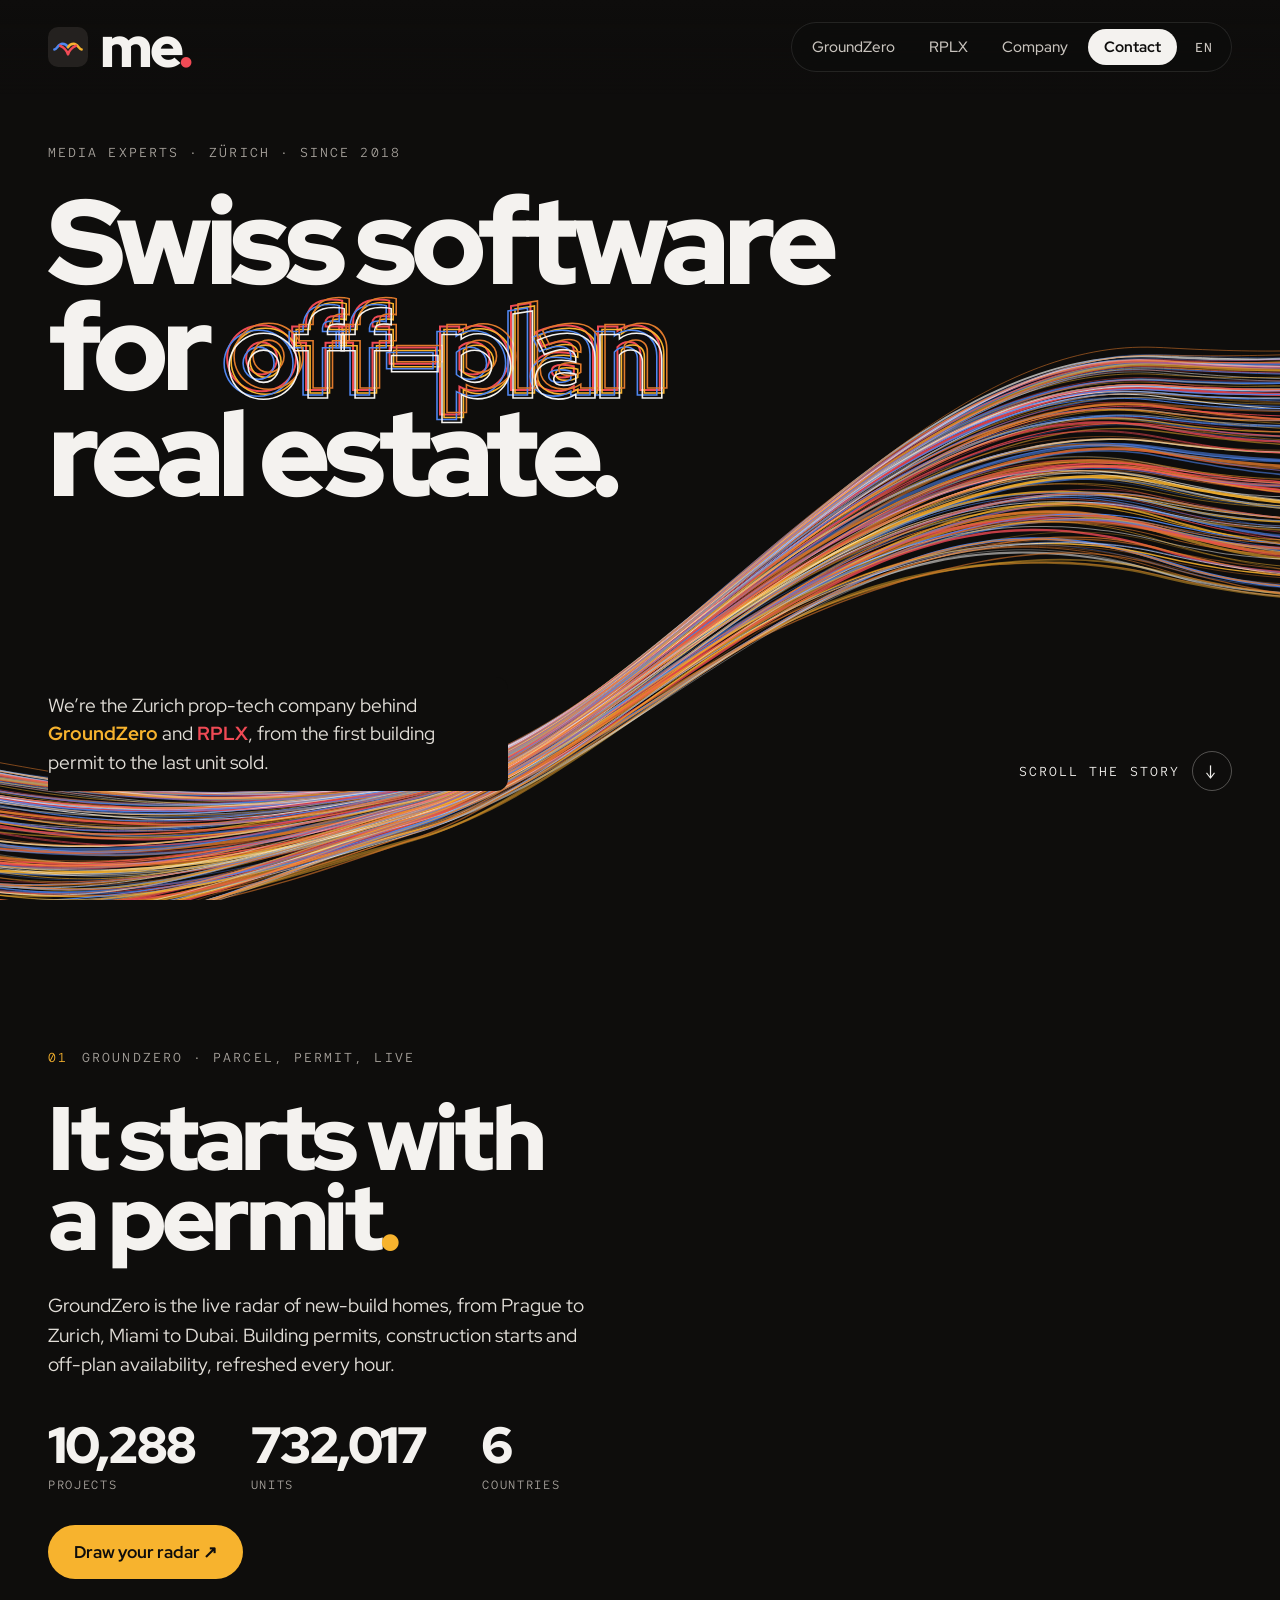
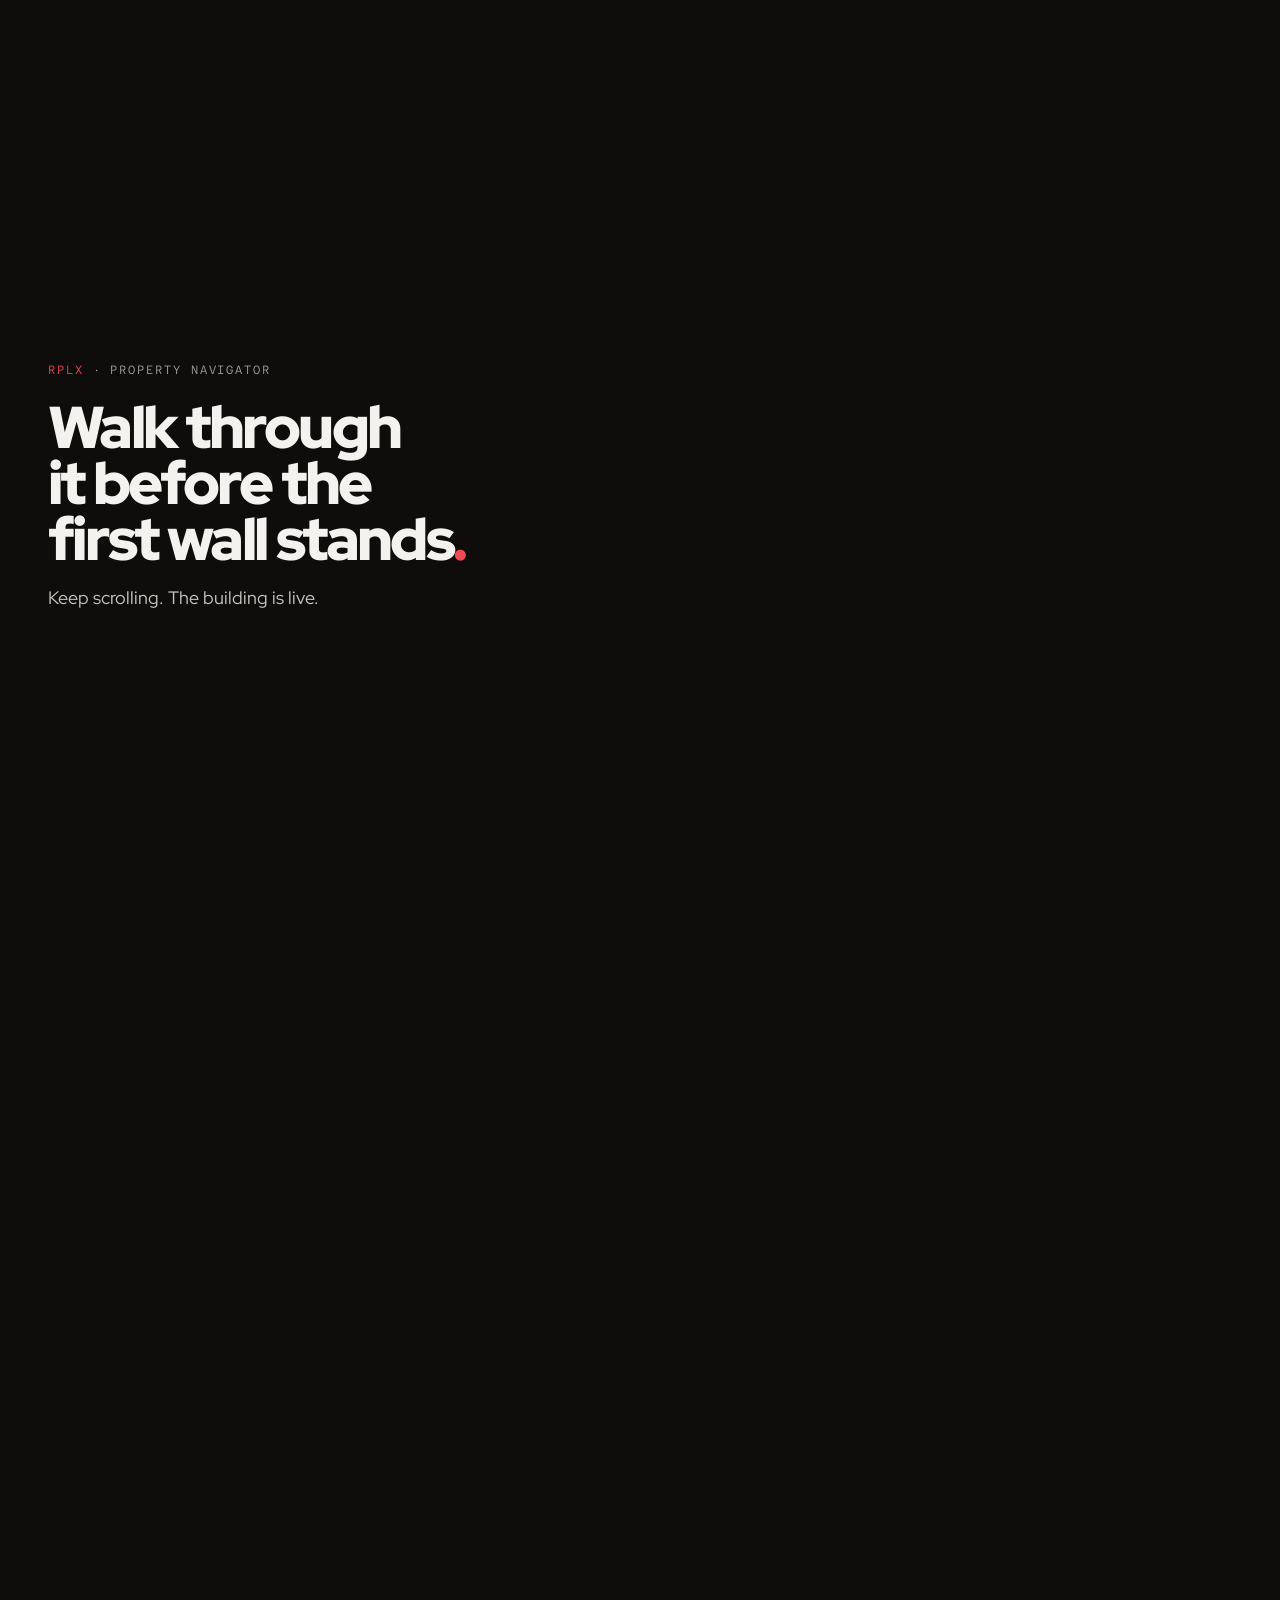
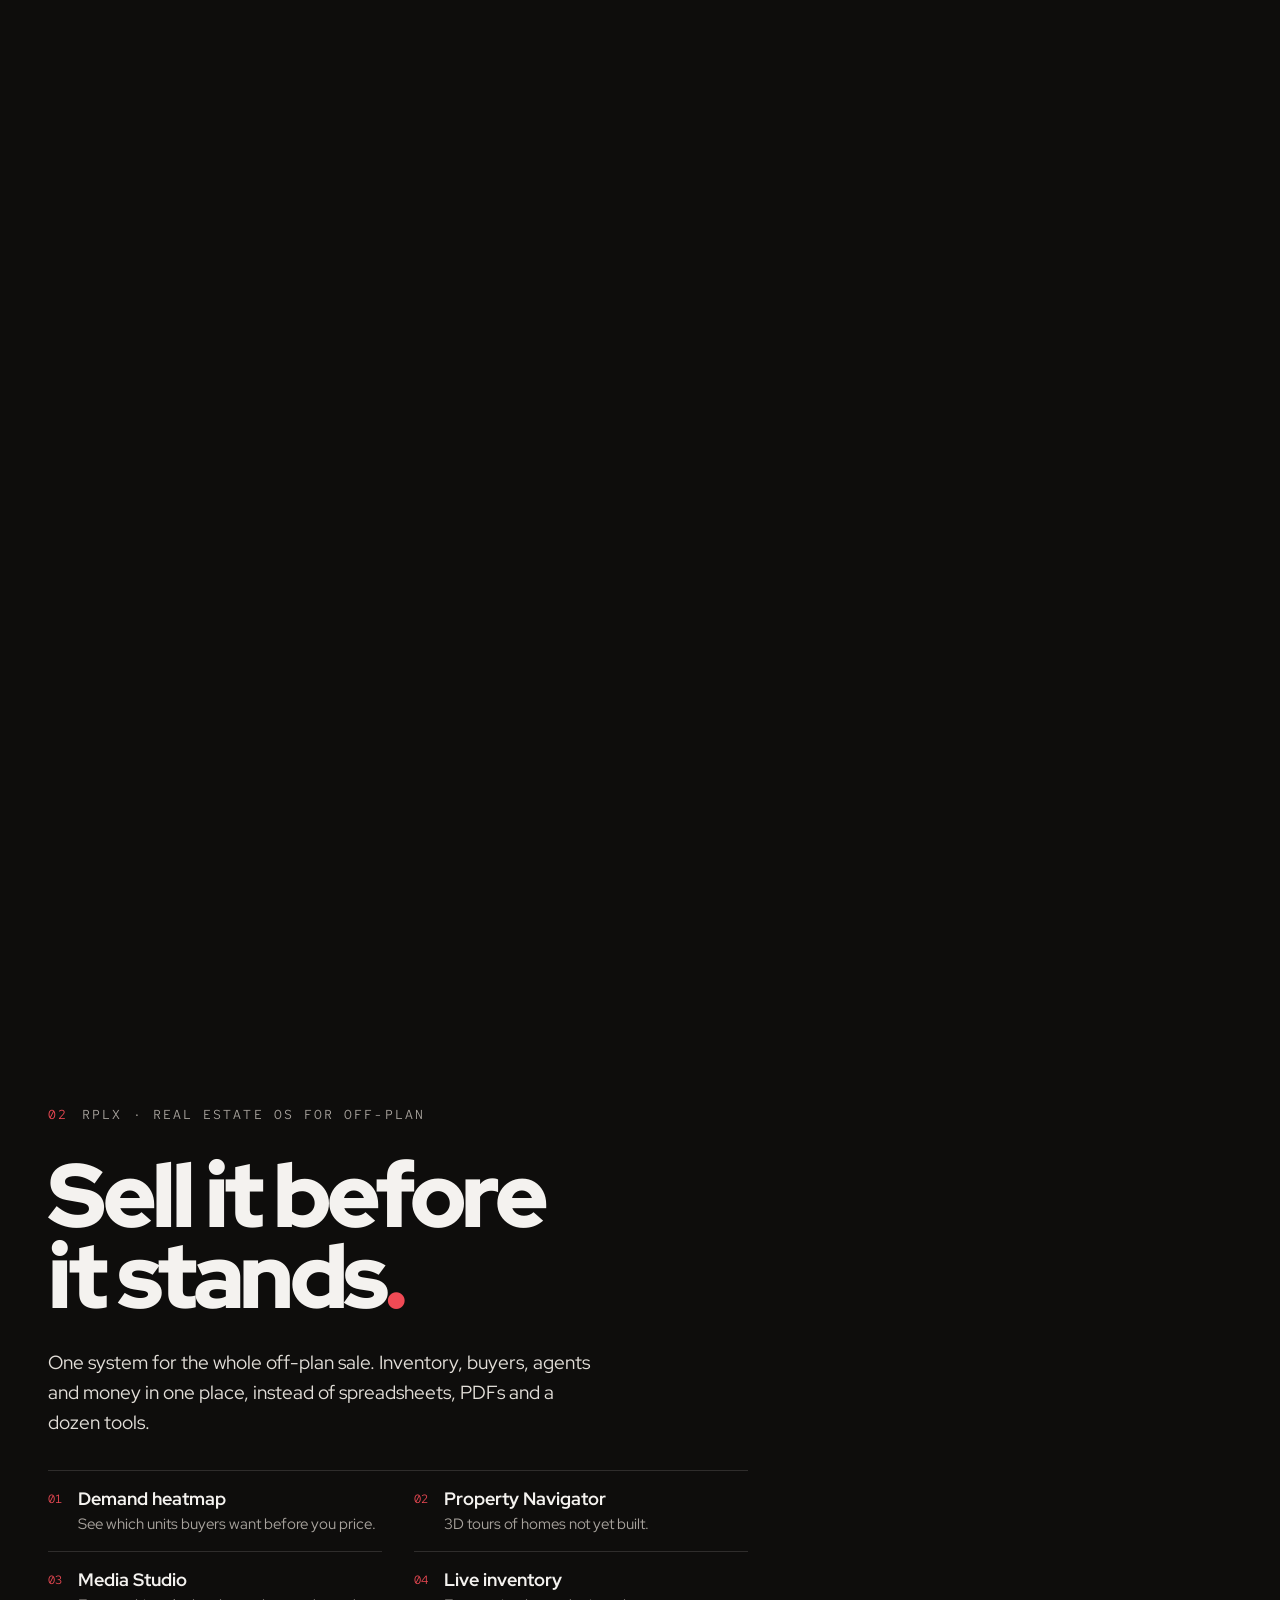
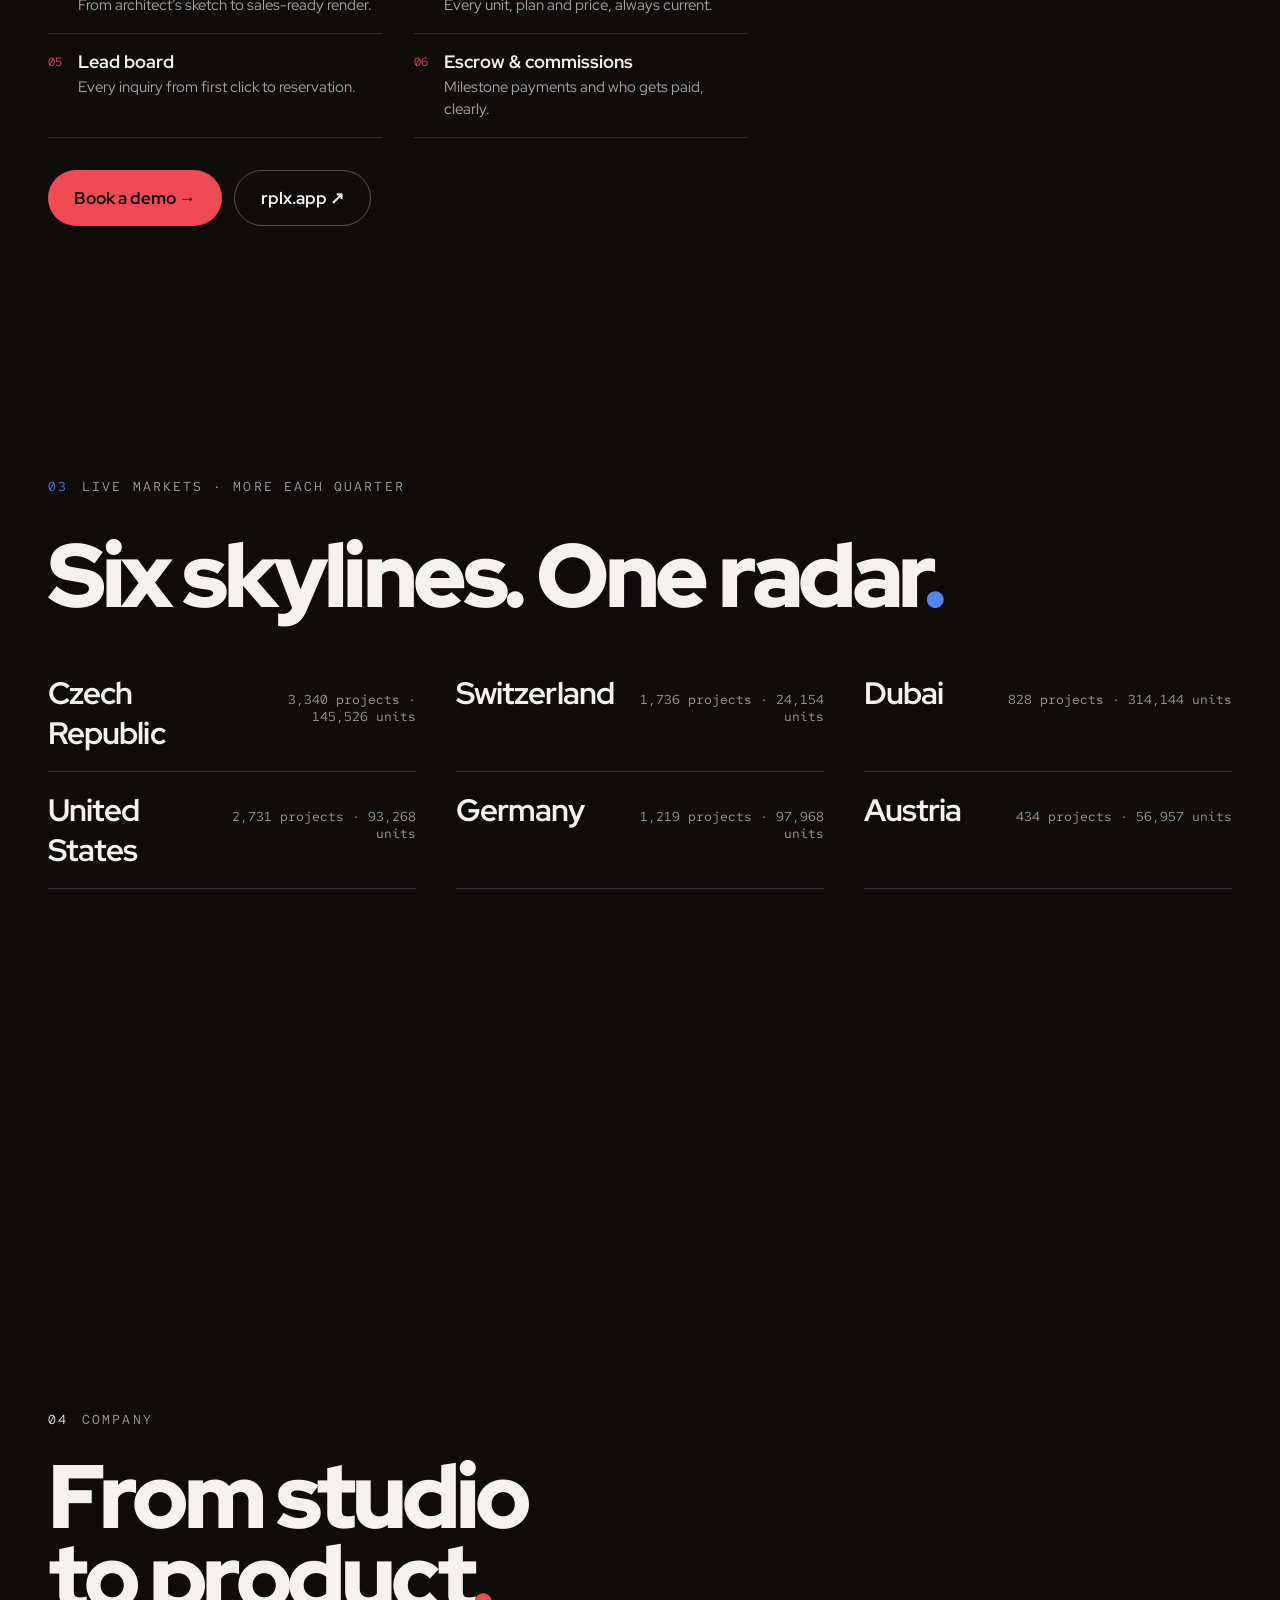
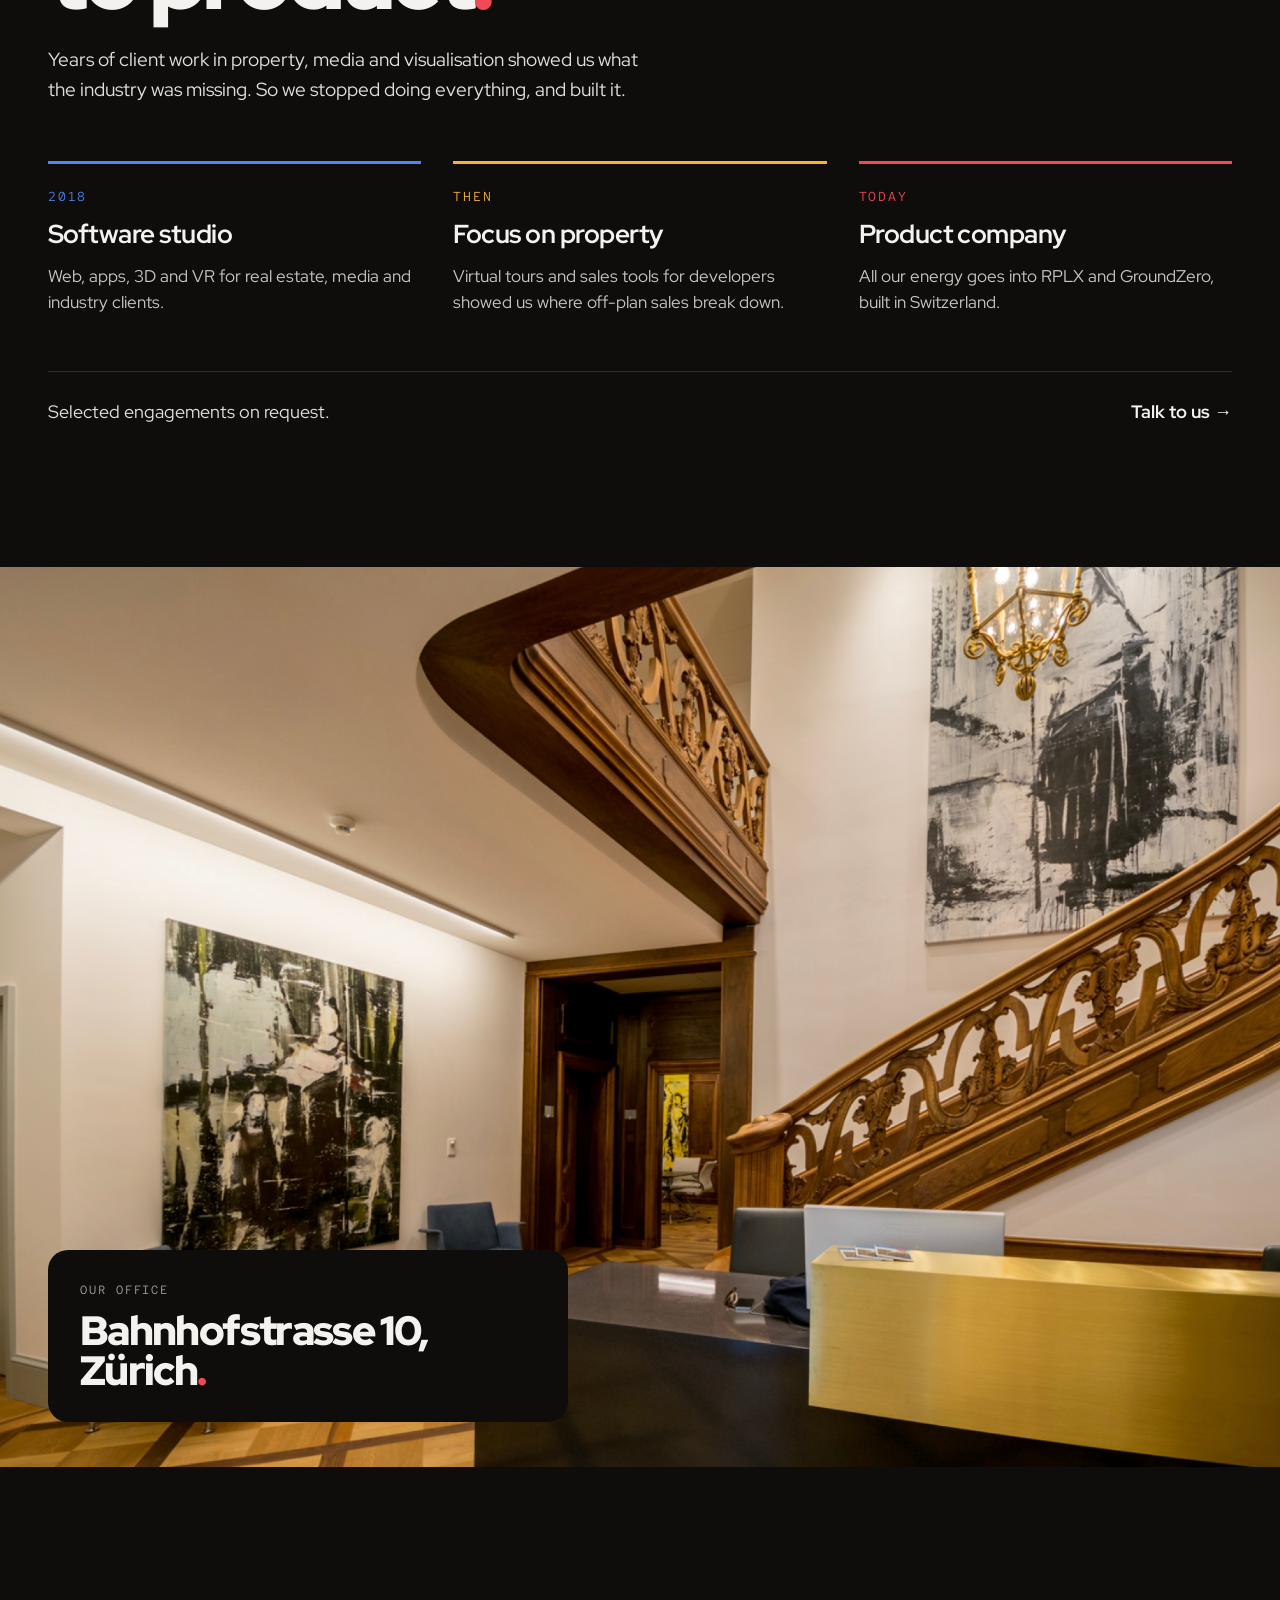
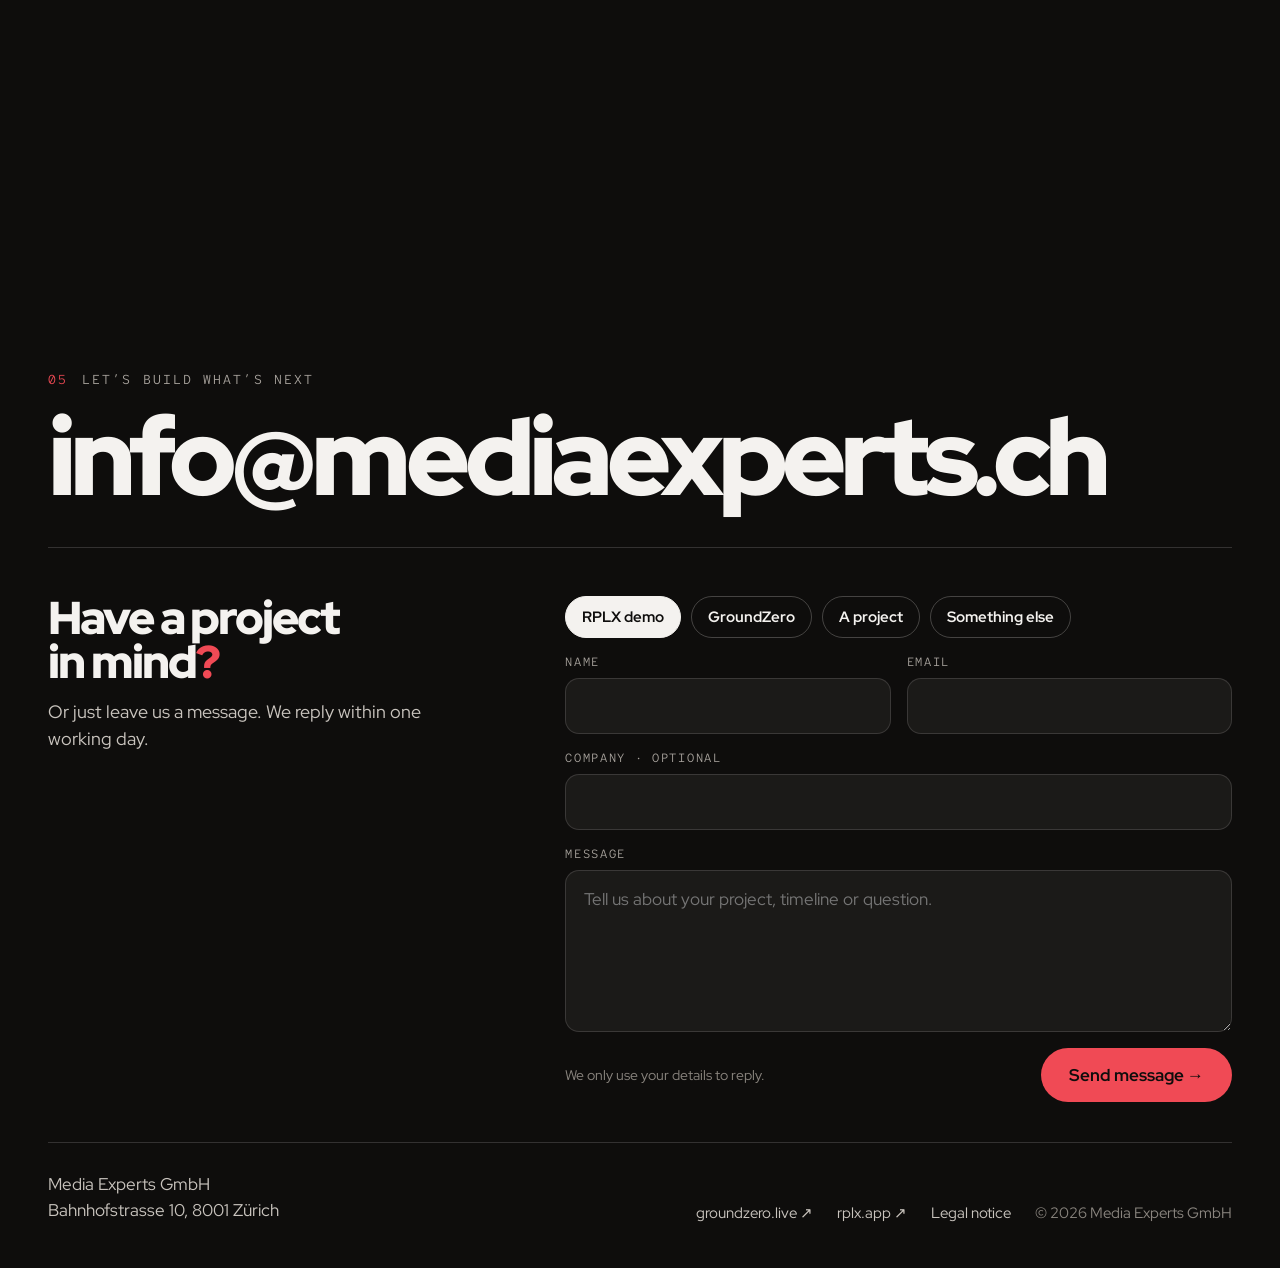
<file: site/index.html>
<!doctype html>
<html lang="en">
<head>
<meta charset="utf-8">
<meta name="viewport" content="width=device-width, initial-scale=1">
<meta name="description" content="Media Experts GmbH is the Zurich prop-tech company behind GroundZero and RPLX, from the first building permit to the last unit sold.">
<meta name="theme-color" content="#0E0D0C">
<link rel="alternate" hreflang="en" href="https://mediaexperts.ch/">
<link rel="alternate" hreflang="de" href="https://mediaexperts.ch/de/">
<link rel="alternate" hreflang="fr" href="https://mediaexperts.ch/fr/">
<link rel="alternate" hreflang="it" href="https://mediaexperts.ch/it/">
<link rel="icon" href="assets/favicon.svg" type="image/svg+xml">
<title>Media Experts — Swiss software for off-plan real estate</title>
<link rel="preconnect" href="https://fonts.googleapis.com">
<link href="https://fonts.googleapis.com/css2?family=Red+Hat+Display:wght@400;500;700;900&family=Red+Hat+Mono:wght@400;500&display=swap" rel="stylesheet">
<style>
html{scroll-behavior:smooth}
body{margin:0;background:#0E0D0C;color:#F4F2EF;font-family:'Red Hat Display',sans-serif;-webkit-font-smoothing:antialiased}
a{color:inherit;text-decoration:none}a:hover{color:#F04A55}
*{box-sizing:border-box}

.x1:hover{color:#F4F2EF !important}
.x2:hover{color:#F4F2EF !important}
.x3:hover{color:#F4F2EF !important}
.x4:hover{background:#F04A55 !important;color:#0E0D0C !important}
.x5:hover{background:#F4F2EF !important;color:#0E0D0C !important}
.x6:hover{background:rgba(240,74,85,.35) !important;border-color:#F04A55 !important}
.x7:hover{background:rgba(240,74,85,.35) !important;border-color:#F04A55 !important}
.x8:hover{background:rgba(240,74,85,.35) !important;border-color:#F04A55 !important}
.x9:hover{background:#F4F2EF !important;color:#0E0D0C !important}
.x10:hover{background:#F4F2EF !important;color:#0E0D0C !important}
.x11:hover{border-color:#F4F2EF !important;color:#F4F2EF !important}
.x12:hover{color:#F7B32E !important}
.x13:hover{color:#F7B32E !important}
.x14:hover{color:#F7B32E !important}
.x15:hover{color:#F7B32E !important}
.x16:hover{color:#F7B32E !important}
.x17:hover{color:#F7B32E !important}
.x18:hover{color:#F04A55 !important}
.x19:hover{color:#F04A55 !important}
.x20:hover{color:#F04A55 !important}
.x21:focus{border-color:#F04A55 !important}
.x22:focus{border-color:#F04A55 !important}
.x23:focus{border-color:#F04A55 !important}
.x24:focus{border-color:#F04A55 !important}
.x25:hover{background:#F4F2EF !important;color:#0E0D0C !important}
</style>
<link rel="stylesheet" href="assets/me.css?v=4">
<script src="assets/cinema-cables.js?v=2" defer></script>
<script src="assets/app.js?v=2" defer></script>
<script src="assets/gz.js?v=3" defer></script>
</head>
<body>
<me-cinema building-src="assets/rplx/render-cutout.png" aria-hidden="true"></me-cinema>

<header style="position:fixed;top:0;left:0;right:0;z-index:30">
<div style="max-width:1440px;margin:0 auto;padding:22px clamp(20px,4vw,48px);display:flex;align-items:center;justify-content:space-between;gap:24px">
<a href="#top" aria-label="Media Experts home" style="display:flex;align-items:center;gap:12px;color:#F4F2EF">
<div style="width:40px;height:40px;border-radius:10px;background:#24211F;display:flex;align-items:center;justify-content:center"><svg viewBox="-12 0 224 120" width="32" height="17" fill="none" stroke-linecap="round" stroke-linejoin="round" stroke-width="18"><path d="M4 74 C24 74 30 34 60 34 C80 34 93 46 100 58" stroke="#4F86F0"></path><path d="M196 74 C176 74 170 34 140 34 C120 34 107 46 100 58" stroke="#F7B32E"></path><path d="M44 48 C66 56 92 82 100 108 C108 82 134 56 156 48" stroke="#F04A55"></path></svg></div>
<div style="font-weight:900;font-size:57px;letter-spacing:-.05em;line-height:.72;text-box:trim-both cap alphabetic">me<span style="color:#F04A55">.</span></div>
</a>
<nav style="display:flex;align-items:center;gap:6px;padding:6px;border-radius:999px;background:rgba(14,13,12,.7);backdrop-filter:blur(14px);-webkit-backdrop-filter:blur(14px);border:1px solid rgba(244,242,239,.1);font-size:15px;font-weight:500">
<a href="#groundzero" style="padding:8px 14px;border-radius:999px;color:#C9C4BE" class="x1">GroundZero</a>
<a href="#rplx" style="padding:8px 14px;border-radius:999px;color:#C9C4BE" class="x2">RPLX</a>
<a href="#company" style="padding:8px 14px;border-radius:999px;color:#C9C4BE" class="x3">Company</a>
<a href="#contact" style="padding:8px 16px;border-radius:999px;background:#F4F2EF;color:#0E0D0C;font-weight:700" class="x4">Contact</a>
<details class="langs"><summary aria-label="Language">EN</summary><div><a href="./" hreflang="en" aria-current="true">English</a><a href="de/" hreflang="de">Deutsch</a><a href="fr/" hreflang="fr">Français</a><a href="it/" hreflang="it">Italiano</a></div></details>
</nav>
</div>
</header>

<div id="chap" style="opacity:0;transition:opacity .3s;position:fixed;right:clamp(16px,3vw,40px);bottom:clamp(16px,3vw,36px);z-index:30;display:flex;align-items:center;gap:12px;padding:10px 16px;border-radius:999px;background:rgba(14,13,12,.75);backdrop-filter:blur(14px);-webkit-backdrop-filter:blur(14px);border:1px solid rgba(244,242,239,.1);font-family:'Red Hat Mono',monospace;font-size:12px;letter-spacing:.12em;color:#A8A39D" aria-hidden="true">
<span id="chap-num" style="color:#F04A55">00</span><span>/ 05</span><span id="chap-name" style="color:#F4F2EF">INTRO</span>
</div>

<main id="top" style="position:relative;z-index:1">

<section data-cable="flow" data-dim="1" data-chapter="00" data-name="INTRO" style="min-height:100vh;display:flex;flex-direction:column;justify-content:space-between;padding:clamp(120px,16vh,180px) clamp(20px,4vw,48px) clamp(32px,5vh,56px);max-width:1440px;margin:0 auto">
<div style="display:flex;flex-direction:column;gap:28px">
<div style="font-family:'Red Hat Mono',monospace;font-size:13px;letter-spacing:.16em;color:#A8A39D">MEDIA EXPERTS · ZÜRICH · SINCE 2018</div>
<h1 style="margin:0;position:relative;font-weight:900;font-size:clamp(56px,9.4vw,164px);line-height:.88;letter-spacing:-.055em;max-width:12ch;text-wrap:balance">Swiss software for <span style="display:inline-grid;white-space:nowrap"><span style="grid-area:1/1;color:transparent;-webkit-text-stroke:2px #F04A55">off-plan</span><span aria-hidden="true" style="grid-area:1/1;color:transparent;-webkit-text-stroke:1.6px #F7B32E;transform:translate(4px,3px)">off-plan</span><span aria-hidden="true" style="grid-area:1/1;color:transparent;-webkit-text-stroke:1.6px #4F86F0;transform:translate(-3px,5px)">off-plan</span><span aria-hidden="true" style="grid-area:1/1;color:transparent;-webkit-text-stroke:1.6px #E07A2C;transform:translate(7px,-2px)">off-plan</span><span aria-hidden="true" style="grid-area:1/1;color:transparent;-webkit-text-stroke:1.6px #F4F2EF;transform:translate(2px,8px)">off-plan</span></span> real estate.</h1>
</div>
<div style="display:flex;flex-wrap:wrap;align-items:flex-end;justify-content:space-between;gap:28px;padding-bottom:64px">
<p style="margin:0;max-width:460px;background:#0E0D0C;padding:14px 18px 14px 0;border-radius:0 12px 12px 0;font-size:clamp(18px,1.5vw,21px);line-height:1.5;color:#E2DED8;text-wrap:pretty">We’re the Zurich prop-tech company behind <b style="font-weight:700;color:#F7B32E">GroundZero</b> and <b style="font-weight:700;color:#F04A55">RPLX</b>, from the first building permit to the last unit sold.</p>
<a href="#groundzero" style="display:flex;align-items:center;gap:12px;font-family:'Red Hat Mono',monospace;font-size:13px;letter-spacing:.16em;color:#F4F2EF">SCROLL THE STORY <span style="width:40px;height:40px;border-radius:50%;border:1px solid rgba(244,242,239,.3);display:flex;align-items:center;justify-content:center;font-family:'Red Hat Display',sans-serif;font-size:18px">↓</span></a>
</div>
</section>

<section id="groundzero" data-cable="ground" data-dim="1" data-chapter="01" data-name="GROUNDZERO" style="min-height:100vh;display:flex;align-items:center;padding:clamp(120px,14vh,160px) clamp(20px,4vw,48px) clamp(140px,22vh,220px);max-width:1440px;margin:0 auto">
<div style="display:flex;flex-direction:column;gap:32px;max-width:760px">
<div style="display:flex;flex-wrap:wrap;align-items:center;gap:14px;font-family:'Red Hat Mono',monospace;font-size:13px;letter-spacing:.16em;color:#A8A39D"><span style="color:#F7B32E">01</span>GROUNDZERO · PARCEL, PERMIT, LIVE</div>
<h2 style="margin:0;font-weight:900;font-size:clamp(48px,7vw,116px);line-height:.9;letter-spacing:-.05em;text-wrap:balance">It starts with a permit<span style="color:#F7B32E">.</span></h2>
<p style="margin:0;max-width:560px;font-size:clamp(18px,1.5vw,21px);line-height:1.55;color:#E2DED8;text-wrap:pretty">GroundZero is the live radar of new-build homes, from Prague to Zurich, Miami to Dubai. Building permits, construction starts and off-plan availability, refreshed every hour.</p>
<div style="display:flex;flex-wrap:wrap;gap:20px 56px;padding-top:8px">
<div style="display:flex;flex-direction:column;gap:6px"><div data-gz="permits" style="font-weight:900;font-size:clamp(36px,4vw,60px);letter-spacing:-.04em;line-height:1">10,288</div><div style="font-family:'Red Hat Mono',monospace;font-size:12px;letter-spacing:.14em;color:#A8A39D">PROJECTS</div></div>
<div style="display:flex;flex-direction:column;gap:6px"><div data-gz="units" style="font-weight:900;font-size:clamp(36px,4vw,60px);letter-spacing:-.04em;line-height:1">732,017</div><div style="font-family:'Red Hat Mono',monospace;font-size:12px;letter-spacing:.14em;color:#A8A39D">UNITS</div></div>
<div style="display:flex;flex-direction:column;gap:6px"><div data-gz="countries" style="font-weight:900;font-size:clamp(36px,4vw,60px);letter-spacing:-.04em;line-height:1">6</div><div style="font-family:'Red Hat Mono',monospace;font-size:12px;letter-spacing:.14em;color:#A8A39D">COUNTRIES</div></div>
</div>
<a href="https://groundzero.live" target="_blank" rel="noopener" style="align-self:flex-start;display:flex;align-items:center;gap:10px;background:#F7B32E;color:#0E0D0C;padding:16px 26px;border-radius:999px;font-weight:700;font-size:17px" class="x5">Draw your radar ↗</a>
</div>
</section>

<section id="navigator" aria-label="RPLX Property Navigator" data-cable="building" data-dim="1" data-morph=".93" data-chapter="02" data-name="PROPERTY NAVIGATOR" style="position:relative;height:620vh">
<div style="position:sticky;top:0;height:100vh;overflow:hidden">

<div data-cable-target="" style="position:absolute;right:clamp(0px,5vw,100px);bottom:0;width:min(75vh,100vw);aspect-ratio:880/1100;transform:scale(1);transform-origin:42% 43%" id="bld">
<button class="hot x6" data-i="0" aria-label="Unit A-4.02" style="position:absolute;left:24%;top:39%;width:37%;height:8%;border-radius:8px;border:2px solid #7FD46B;background:rgba(127,212,107,.22);cursor:pointer;opacity:0;padding:0;transition:background .2s,border-color .2s" >
<span style="position:absolute;left:0;top:-30px;font-family:'Red Hat Mono',monospace;font-size:11px;letter-spacing:.1em;background:#0E0D0C;color:#F4F2EF;padding:4px 8px;border-radius:999px;white-space:nowrap">A-4.02 · AVAILABLE</span>
</button>
<button class="hot x7" data-i="1" aria-label="Unit A-3.02" style="position:absolute;left:24%;top:49%;width:37%;height:7.5%;border-radius:8px;border:2px solid #7FD46B;background:rgba(127,212,107,.22);cursor:pointer;opacity:0;padding:0;transition:background .2s,border-color .2s" >
<span style="position:absolute;left:0;top:-30px;font-family:'Red Hat Mono',monospace;font-size:11px;letter-spacing:.1em;background:#0E0D0C;color:#F4F2EF;padding:4px 8px;border-radius:999px;white-space:nowrap">A-3.02 · AVAILABLE</span>
</button>
<button class="hot x8" data-i="2" aria-label="Unit B-2.05" style="position:absolute;left:64%;top:62%;width:29%;height:8%;border-radius:8px;border:2px solid #F7B32E;background:rgba(247,179,46,.22);cursor:pointer;opacity:0;padding:0;transition:background .2s,border-color .2s" >
<span style="position:absolute;left:0;top:-30px;font-family:'Red Hat Mono',monospace;font-size:11px;letter-spacing:.1em;background:#0E0D0C;color:#F4F2EF;padding:4px 8px;border-radius:999px;white-space:nowrap">B-2.05 · WAITLIST</span>
</button>
</div>

<div style="position:absolute;left:clamp(20px,4vw,48px);top:clamp(110px,16vh,170px);max-width:min(560px,calc(100vw - 40px));display:flex;flex-direction:column;gap:22px;background:#0E0D0C;border-radius:0 20px 20px 0;padding:18px 22px 22px 0">
<div style="font-family:'Red Hat Mono',monospace;font-size:12px;letter-spacing:.16em;color:#A8A39D"><span style="color:#F04A55">RPLX</span> · PROPERTY NAVIGATOR</div>
<div id="ph-intro">
<div style="display:flex;flex-direction:column;gap:16px"><div style="font-weight:900;font-size:clamp(36px,4.6vw,72px);line-height:.95;letter-spacing:-.045em;text-wrap:balance">Walk through it before the first wall stands<span style="color:#F04A55">.</span></div><div style="font-size:18px;line-height:1.5;color:#C9C4BE">Keep scrolling. The building is live.</div></div>
</div>
<div id="ph-pick" hidden>
<div style="display:flex;flex-direction:column;gap:16px"><div style="font-weight:900;font-size:clamp(36px,4.6vw,72px);line-height:.95;letter-spacing:-.045em">Pick a unit<span style="color:#F04A55">.</span></div><div style="font-size:18px;line-height:1.5;color:#C9C4BE;text-wrap:pretty">Every unit is live: plan, status and price. Tap one on the building.</div></div>
</div>
<div id="ph-steps" hidden>
<div style="display:flex;flex-direction:column;gap:22px">
<div style="font-weight:900;font-size:clamp(32px,3.8vw,60px);line-height:.95;letter-spacing:-.045em">From click to reservation<span style="color:#F04A55">.</span></div>
<div style="display:flex;flex-direction:column">
<div id="steps">
<div class="step" style="display:flex;align-items:center;gap:14px;padding:10px 0;color:#6A6560;transition:color .3s">
<span class="mk" style="width:28px;height:28px;border-radius:50%;border:2px solid #3A3633;background:transparent;color:#0E0D0C;display:flex;align-items:center;justify-content:center;font-family:'Red Hat Mono',monospace;font-size:12px;font-weight:500;flex:none;transition:all .3s">1</span>
<span style="font-weight:700;font-size:18px">Unit selected</span>
</div>
<div class="step" style="display:flex;align-items:center;gap:14px;padding:10px 0;color:#6A6560;transition:color .3s">
<span class="mk" style="width:28px;height:28px;border-radius:50%;border:2px solid #3A3633;background:transparent;color:#0E0D0C;display:flex;align-items:center;justify-content:center;font-family:'Red Hat Mono',monospace;font-size:12px;font-weight:500;flex:none;transition:all .3s">2</span>
<span style="font-weight:700;font-size:18px">3D tour viewed</span>
</div>
<div class="step" style="display:flex;align-items:center;gap:14px;padding:10px 0;color:#6A6560;transition:color .3s">
<span class="mk" style="width:28px;height:28px;border-radius:50%;border:2px solid #3A3633;background:transparent;color:#0E0D0C;display:flex;align-items:center;justify-content:center;font-family:'Red Hat Mono',monospace;font-size:12px;font-weight:500;flex:none;transition:all .3s">3</span>
<span style="font-weight:700;font-size:18px">Buyer details</span>
</div>
<div class="step" style="display:flex;align-items:center;gap:14px;padding:10px 0;color:#6A6560;transition:color .3s">
<span class="mk" style="width:28px;height:28px;border-radius:50%;border:2px solid #3A3633;background:transparent;color:#0E0D0C;display:flex;align-items:center;justify-content:center;font-family:'Red Hat Mono',monospace;font-size:12px;font-weight:500;flex:none;transition:all .3s">4</span>
<span style="font-weight:700;font-size:18px">Deposit in escrow</span>
</div>
<div class="step" style="display:flex;align-items:center;gap:14px;padding:10px 0;color:#6A6560;transition:color .3s">
<span class="mk" style="width:28px;height:28px;border-radius:50%;border:2px solid #3A3633;background:transparent;color:#0E0D0C;display:flex;align-items:center;justify-content:center;font-family:'Red Hat Mono',monospace;font-size:12px;font-weight:500;flex:none;transition:all .3s">5</span>
<span style="font-weight:700;font-size:18px">Reserved</span>
</div>
</div>
</div>
</div>
</div>
</div>

<div style="position:absolute;right:clamp(16px,4vw,64px);bottom:clamp(20px,6vh,64px);width:min(420px,calc(100vw - 32px));background:#0E0D0C;border:1px solid rgba(244,242,239,.14);border-radius:24px;padding:26px;display:flex;flex-direction:column;gap:20px;box-shadow:0 30px 80px rgba(0,0,0,.5);opacity:0;transform:translateY(40px);pointer-events:none" id="card" data-l-available="AVAILABLE" data-l-waitlist="WAITLIST" data-l-reserved="RESERVED">
<div style="display:flex;justify-content:space-between;align-items:center">
<div style="display:flex;flex-direction:column;gap:4px"><div style="font-family:'Red Hat Mono',monospace;font-size:12px;letter-spacing:.14em;color:#A8A39D">UNIT</div><div style="font-weight:900;font-size:34px;letter-spacing:-.03em;line-height:1"><span class="u-id">A-4.02</span></div></div>
<div style="font-family:'Red Hat Mono',monospace;font-size:12px;letter-spacing:.1em;padding:6px 10px;border-radius:999px;background:#7FD46B;color:#0E0D0C" id="u-status">AVAILABLE</div>
</div>
<div style="display:flex;gap:4px">
<div class="bar" style="flex:1;height:4px;border-radius:2px;background:#3A3633;transition:background .3s"></div><div class="bar" style="flex:1;height:4px;border-radius:2px;background:#3A3633;transition:background .3s"></div><div class="bar" style="flex:1;height:4px;border-radius:2px;background:#3A3633;transition:background .3s"></div><div class="bar" style="flex:1;height:4px;border-radius:2px;background:#3A3633;transition:background .3s"></div><div class="bar" style="flex:1;height:4px;border-radius:2px;background:#3A3633;transition:background .3s"></div>
</div>

<div id="st1">
<div style="display:grid;grid-template-columns:1fr 1fr;gap:14px 20px">
<div style="display:flex;flex-direction:column;gap:2px"><span style="font-family:'Red Hat Mono',monospace;font-size:11px;letter-spacing:.12em;color:#A8A39D">ROOMS</span><b style="font-size:20px"><span class="u-rooms"></span></b></div>
<div style="display:flex;flex-direction:column;gap:2px"><span style="font-family:'Red Hat Mono',monospace;font-size:11px;letter-spacing:.12em;color:#A8A39D">LIVING AREA</span><b style="font-size:20px"><span class="u-area"></span></b></div>
<div style="display:flex;flex-direction:column;gap:2px"><span style="font-family:'Red Hat Mono',monospace;font-size:11px;letter-spacing:.12em;color:#A8A39D">BALCONY</span><b style="font-size:20px"><span class="u-balcony"></span></b></div>
<div style="display:flex;flex-direction:column;gap:2px"><span style="font-family:'Red Hat Mono',monospace;font-size:11px;letter-spacing:.12em;color:#A8A39D">FLOOR · FACING</span><b style="font-size:20px"><span class="u-floor"></span></b></div>
<div style="grid-column:1/-1;display:flex;justify-content:space-between;align-items:baseline;border-top:1px solid rgba(244,242,239,.14);padding-top:14px"><span style="font-size:15px;color:#A8A39D">Price</span><b style="font-size:24px;letter-spacing:-.02em"><span class="u-price"></span></b></div>
</div>
</div>
<div id="st2" hidden>
<div style="display:flex;flex-direction:column;gap:12px">
<div class="walk" role="img" aria-label="3D walkthrough of the unit: living room and dining area">
<img src="assets/rplx/tour.jpg" alt="" class="w1">
<img src="assets/rplx/tour-2.jpg" alt="" class="w2">
<span class="walk-tag">● 3D</span>
<img src="assets/rplx/floorplan.jpg" alt="" class="walk-plan">
</div>
<div style="display:flex;justify-content:space-between;font-size:15px"><span style="color:#C9C4BE">3D walkthrough</span><b style="color:#7FD46B">Viewed ✓</b></div>
</div>
</div>
<div id="st3" hidden>
<div style="display:flex;flex-direction:column;gap:10px">
<div style="display:flex;flex-direction:column;gap:4px;background:#1B1A18;border-radius:12px;padding:12px 14px"><span style="font-family:'Red Hat Mono',monospace;font-size:11px;letter-spacing:.12em;color:#A8A39D">BUYER</span><b style="font-size:17px">Anna Keller</b></div>
<div style="display:flex;flex-direction:column;gap:4px;background:#1B1A18;border-radius:12px;padding:12px 14px"><span style="font-family:'Red Hat Mono',monospace;font-size:11px;letter-spacing:.12em;color:#A8A39D">EMAIL</span><b style="font-size:17px">anna.keller@example.ch</b></div>
<div style="display:flex;justify-content:space-between;align-items:center;background:#1B1A18;border-radius:12px;padding:12px 14px"><span style="font-size:15px;color:#C9C4BE">Financing</span><b style="font-size:15px;color:#7FD46B">Pre-approved ✓</b></div>
</div>
</div>
<div id="st4" hidden>
<div style="display:flex;flex-direction:column;gap:16px">
<div style="display:flex;justify-content:space-between;align-items:baseline"><span style="font-size:15px;color:#C9C4BE">M1 · Reservation deposit 10%</span><b style="font-size:20px"><span class="u-deposit"></span></b></div>
<div style="display:flex;align-items:center">
<div style="width:34px;height:34px;border-radius:50%;background:#F04A55;color:#0E0D0C;display:flex;align-items:center;justify-content:center;font-family:'Red Hat Mono',monospace;font-size:11px">M1</div><div style="flex:1;height:3px;background:#3A3633"></div>
<div style="width:34px;height:34px;border-radius:50%;border:2px solid #3A3633;color:#A8A39D;display:flex;align-items:center;justify-content:center;font-family:'Red Hat Mono',monospace;font-size:11px">M2</div><div style="flex:1;height:3px;background:#3A3633"></div>
<div style="width:34px;height:34px;border-radius:50%;border:2px solid #3A3633;color:#A8A39D;display:flex;align-items:center;justify-content:center;font-family:'Red Hat Mono',monospace;font-size:11px">M3</div><div style="flex:1;height:3px;background:#3A3633"></div>
<div style="width:34px;height:34px;border-radius:50%;border:2px solid #3A3633;color:#A8A39D;display:flex;align-items:center;justify-content:center;font-family:'Red Hat Mono',monospace;font-size:11px">M4</div>
</div>
<div style="font-size:15px;color:#7FD46B">Secured in escrow ✓</div>
</div>
</div>
<div id="st5" hidden>
<div style="display:flex;flex-direction:column;align-items:flex-start;gap:14px">
<div style="width:56px;height:56px;border-radius:50%;background:#F04A55;color:#0E0D0C;display:flex;align-items:center;justify-content:center;font-size:28px;font-weight:900">✓</div>
<div style="font-weight:900;font-size:28px;letter-spacing:-.03em;line-height:1.05"><span class="u-id">A-4.02</span> is reserved for Anna.</div>
<div style="font-size:15px;line-height:1.5;color:#C9C4BE">Nothing has been built yet. The sale already has.</div>
<a href="mailto:info@mediaexperts.ch?subject=RPLX%20demo" style="display:flex;align-items:center;gap:10px;background:#F04A55;color:#0E0D0C;padding:12px 20px;border-radius:999px;font-weight:700;font-size:15px" class="x9">Book a demo →</a>
</div>
</div>
</div>

</div>
</section>

<section id="rplx" data-cable="tower" data-dim=".9" data-chapter="02" data-name="RPLX" style="min-height:100vh;display:flex;align-items:center;padding:clamp(120px,14vh,160px) clamp(20px,4vw,48px);max-width:1440px;margin:0 auto">
<div style="display:flex;flex-direction:column;gap:32px;max-width:700px">
<div style="display:flex;flex-wrap:wrap;align-items:center;gap:14px;font-family:'Red Hat Mono',monospace;font-size:13px;letter-spacing:.16em;color:#A8A39D"><span style="color:#F04A55">02</span>RPLX · REAL ESTATE OS FOR OFF-PLAN</div>
<h2 style="margin:0;font-weight:900;font-size:clamp(48px,7vw,116px);line-height:.9;letter-spacing:-.05em;text-wrap:balance">Sell it before it stands<span style="color:#F04A55">.</span></h2>
<p style="margin:0;max-width:560px;font-size:clamp(18px,1.5vw,21px);line-height:1.55;color:#E2DED8;text-wrap:pretty">One system for the whole off-plan sale. Inventory, buyers, agents and money in one place, instead of spreadsheets, PDFs and a dozen tools.</p>
<div style="display:grid;grid-template-columns:repeat(auto-fill,minmax(260px,1fr));column-gap:32px;border-top:1px solid rgba(244,242,239,.14)">
<div style="display:flex;gap:16px;padding:16px 0;border-bottom:1px solid rgba(244,242,239,.14)">
<span style="font-family:'Red Hat Mono',monospace;font-size:12px;color:#F04A55;padding-top:4px">01</span>
<div style="display:flex;flex-direction:column;gap:4px"><b style="font-weight:700;font-size:18px">Demand heatmap</b><span style="font-size:15px;line-height:1.45;color:#A8A39D">See which units buyers want before you price.</span></div>
</div>
<div style="display:flex;gap:16px;padding:16px 0;border-bottom:1px solid rgba(244,242,239,.14)">
<span style="font-family:'Red Hat Mono',monospace;font-size:12px;color:#F04A55;padding-top:4px">02</span>
<div style="display:flex;flex-direction:column;gap:4px"><b style="font-weight:700;font-size:18px">Property Navigator</b><span style="font-size:15px;line-height:1.45;color:#A8A39D">3D tours of homes not yet built.</span></div>
</div>
<div style="display:flex;gap:16px;padding:16px 0;border-bottom:1px solid rgba(244,242,239,.14)">
<span style="font-family:'Red Hat Mono',monospace;font-size:12px;color:#F04A55;padding-top:4px">03</span>
<div style="display:flex;flex-direction:column;gap:4px"><b style="font-weight:700;font-size:18px">Media Studio</b><span style="font-size:15px;line-height:1.45;color:#A8A39D">From architect’s sketch to sales-ready render.</span></div>
</div>
<div style="display:flex;gap:16px;padding:16px 0;border-bottom:1px solid rgba(244,242,239,.14)">
<span style="font-family:'Red Hat Mono',monospace;font-size:12px;color:#F04A55;padding-top:4px">04</span>
<div style="display:flex;flex-direction:column;gap:4px"><b style="font-weight:700;font-size:18px">Live inventory</b><span style="font-size:15px;line-height:1.45;color:#A8A39D">Every unit, plan and price, always current.</span></div>
</div>
<div style="display:flex;gap:16px;padding:16px 0;border-bottom:1px solid rgba(244,242,239,.14)">
<span style="font-family:'Red Hat Mono',monospace;font-size:12px;color:#F04A55;padding-top:4px">05</span>
<div style="display:flex;flex-direction:column;gap:4px"><b style="font-weight:700;font-size:18px">Lead board</b><span style="font-size:15px;line-height:1.45;color:#A8A39D">Every inquiry from first click to reservation.</span></div>
</div>
<div style="display:flex;gap:16px;padding:16px 0;border-bottom:1px solid rgba(244,242,239,.14)">
<span style="font-family:'Red Hat Mono',monospace;font-size:12px;color:#F04A55;padding-top:4px">06</span>
<div style="display:flex;flex-direction:column;gap:4px"><b style="font-weight:700;font-size:18px">Escrow &amp; commissions</b><span style="font-size:15px;line-height:1.45;color:#A8A39D">Milestone payments and who gets paid, clearly.</span></div>
</div>
</div>
<div style="display:flex;flex-wrap:wrap;gap:12px">
<a href="mailto:info@mediaexperts.ch?subject=RPLX%20demo" style="display:flex;align-items:center;gap:10px;background:#F04A55;color:#0E0D0C;padding:16px 26px;border-radius:999px;font-weight:700;font-size:17px" class="x10">Book a demo →</a>
<a href="https://www.rplx.app" target="_blank" rel="noopener" style="display:flex;align-items:center;padding:16px 26px;border-radius:999px;font-weight:700;font-size:17px;border:1px solid rgba(244,242,239,.3);color:#F4F2EF" class="x11">rplx.app ↗</a>
</div>
</div>
</section>

<section data-cable="skyline" data-dim=".85" data-chapter="03" data-name="MARKETS" style="min-height:100vh;display:flex;flex-direction:column;gap:40px;padding:clamp(120px,14vh,160px) clamp(20px,4vw,48px) clamp(200px,42vh,420px);max-width:1440px;margin:0 auto">
<div style="display:flex;flex-wrap:wrap;align-items:center;gap:14px;font-family:'Red Hat Mono',monospace;font-size:13px;letter-spacing:.16em;color:#A8A39D"><span style="color:#4F86F0">03</span>LIVE MARKETS · MORE EACH QUARTER</div>
<h2 style="margin:0;font-weight:900;font-size:clamp(48px,7vw,116px);line-height:.9;letter-spacing:-.05em;text-wrap:balance"><span data-gz="count-word">Six</span> skylines. One radar<span style="color:#4F86F0">.</span></h2>
<div id="gz-markets" data-l-projects="projects" data-l-units="units" style="display:grid;grid-template-columns:repeat(auto-fill,minmax(300px,1fr));column-gap:40px">
<a href="https://groundzero.live" target="_blank" rel="noopener" style="display:flex;align-items:baseline;justify-content:space-between;gap:16px;padding:18px 0;border-bottom:1px solid rgba(244,242,239,.16);color:#F4F2EF" class="x12">
<span style="font-weight:700;font-size:clamp(24px,2.4vw,34px);letter-spacing:-.03em">Czech Republic</span>
<span style="font-family:'Red Hat Mono',monospace;font-size:13px;color:#A8A39D;text-align:right">3,340 projects · 145,526 units</span>
</a>
<a href="https://groundzero.live" target="_blank" rel="noopener" style="display:flex;align-items:baseline;justify-content:space-between;gap:16px;padding:18px 0;border-bottom:1px solid rgba(244,242,239,.16);color:#F4F2EF" class="x13">
<span style="font-weight:700;font-size:clamp(24px,2.4vw,34px);letter-spacing:-.03em">Switzerland</span>
<span style="font-family:'Red Hat Mono',monospace;font-size:13px;color:#A8A39D;text-align:right">1,736 projects · 24,154 units</span>
</a>
<a href="https://groundzero.live" target="_blank" rel="noopener" style="display:flex;align-items:baseline;justify-content:space-between;gap:16px;padding:18px 0;border-bottom:1px solid rgba(244,242,239,.16);color:#F4F2EF" class="x14">
<span style="font-weight:700;font-size:clamp(24px,2.4vw,34px);letter-spacing:-.03em">Dubai</span>
<span style="font-family:'Red Hat Mono',monospace;font-size:13px;color:#A8A39D;text-align:right">828 projects · 314,144 units</span>
</a>
<a href="https://groundzero.live" target="_blank" rel="noopener" style="display:flex;align-items:baseline;justify-content:space-between;gap:16px;padding:18px 0;border-bottom:1px solid rgba(244,242,239,.16);color:#F4F2EF" class="x15">
<span style="font-weight:700;font-size:clamp(24px,2.4vw,34px);letter-spacing:-.03em">United States</span>
<span style="font-family:'Red Hat Mono',monospace;font-size:13px;color:#A8A39D;text-align:right">2,731 projects · 93,268 units</span>
</a>
<a href="https://groundzero.live" target="_blank" rel="noopener" style="display:flex;align-items:baseline;justify-content:space-between;gap:16px;padding:18px 0;border-bottom:1px solid rgba(244,242,239,.16);color:#F4F2EF" class="x16">
<span style="font-weight:700;font-size:clamp(24px,2.4vw,34px);letter-spacing:-.03em">Germany</span>
<span style="font-family:'Red Hat Mono',monospace;font-size:13px;color:#A8A39D;text-align:right">1,219 projects · 97,968 units</span>
</a>
<a href="https://groundzero.live" target="_blank" rel="noopener" style="display:flex;align-items:baseline;justify-content:space-between;gap:16px;padding:18px 0;border-bottom:1px solid rgba(244,242,239,.16);color:#F4F2EF" class="x17">
<span style="font-weight:700;font-size:clamp(24px,2.4vw,34px);letter-spacing:-.03em">Austria</span>
<span style="font-family:'Red Hat Mono',monospace;font-size:13px;color:#A8A39D;text-align:right">434 projects · 56,957 units</span>
</a>
</div>
</section>

<section id="company" data-cable="flow" data-dim=".4" data-chapter="04" data-name="COMPANY" style="min-height:100vh;display:flex;flex-direction:column;justify-content:center;gap:56px;padding:clamp(120px,14vh,160px) clamp(20px,4vw,48px);max-width:1440px;margin:0 auto">
<div style="display:flex;flex-direction:column;gap:28px;max-width:900px">
<div style="display:flex;flex-wrap:wrap;align-items:center;gap:14px;font-family:'Red Hat Mono',monospace;font-size:13px;letter-spacing:.16em;color:#A8A39D"><span style="color:#F4F2EF">04</span>COMPANY</div>
<h2 style="margin:0;font-weight:900;font-size:clamp(48px,7vw,116px);line-height:.9;letter-spacing:-.05em;text-wrap:balance">From studio to product<span style="color:#F04A55">.</span></h2>
<p style="margin:0;max-width:600px;font-size:clamp(18px,1.5vw,21px);line-height:1.55;color:#E2DED8;text-wrap:pretty">Years of client work in property, media and visualisation showed us what the industry was missing. So we stopped doing everything, and built it.</p>
</div>
<div style="display:grid;grid-template-columns:repeat(auto-fit,minmax(260px,1fr));gap:32px">
<div style="border-top:3px solid #4F86F0;padding-top:24px;display:flex;flex-direction:column;gap:12px"><div style="font-family:'Red Hat Mono',monospace;font-size:13px;letter-spacing:.14em;color:#4F86F0">2018</div><div style="font-weight:700;font-size:26px;letter-spacing:-.02em">Software studio</div><p style="margin:0;font-size:17px;line-height:1.55;color:#C9C4BE">Web, apps, 3D and VR for real estate, media and industry clients.</p></div>
<div style="border-top:3px solid #F7B32E;padding-top:24px;display:flex;flex-direction:column;gap:12px"><div style="font-family:'Red Hat Mono',monospace;font-size:13px;letter-spacing:.14em;color:#F7B32E">THEN</div><div style="font-weight:700;font-size:26px;letter-spacing:-.02em">Focus on property</div><p style="margin:0;font-size:17px;line-height:1.55;color:#C9C4BE">Virtual tours and sales tools for developers showed us where off-plan sales break down.</p></div>
<div style="border-top:3px solid #F04A55;padding-top:24px;display:flex;flex-direction:column;gap:12px"><div style="font-family:'Red Hat Mono',monospace;font-size:13px;letter-spacing:.14em;color:#F04A55">TODAY</div><div style="font-weight:700;font-size:26px;letter-spacing:-.02em">Product company</div><p style="margin:0;font-size:17px;line-height:1.55;color:#C9C4BE">All our energy goes into RPLX and GroundZero, built in Switzerland.</p></div>
</div>
<div style="display:flex;flex-wrap:wrap;align-items:center;justify-content:space-between;gap:20px;border-top:1px solid rgba(244,242,239,.14);padding-top:28px">
<div style="font-size:18px;color:#E2DED8">Selected engagements on request.</div>
<a href="mailto:info@mediaexperts.ch?subject=Project%20inquiry" style="font-weight:700;font-size:18px;color:#F4F2EF" class="x18">Talk to us →</a>
</div>
</section>

<section aria-label="Our office" style="position:relative;height:100vh;min-height:560px;overflow:hidden;background:#0E0D0C">
<img src="assets/office.jpg" loading="lazy" alt="Reception of the Media Experts office in Zurich: carved wooden staircase, brass desk and large paintings." style="position:absolute;inset:0;width:100%;height:100%;object-fit:cover;object-position:center 55%">
<div style="position:absolute;left:clamp(20px,4vw,48px);bottom:clamp(24px,5vh,56px);background:#0E0D0C;border-radius:20px;padding:clamp(22px,3vw,32px);display:flex;flex-direction:column;gap:12px;max-width:520px">
<div style="font-family:'Red Hat Mono',monospace;font-size:12px;letter-spacing:.16em;color:#A8A39D">OUR OFFICE</div>
<div style="font-weight:900;font-size:clamp(28px,3.2vw,48px);line-height:.98;letter-spacing:-.04em">Bahnhofstrasse 10, Zürich<span style="color:#F04A55">.</span></div>
</div>
</section>

<section id="contact" data-cable="logo" data-dim="1" data-chapter="05" data-name="CONTACT" style="min-height:100vh;display:flex;flex-direction:column;justify-content:flex-end;gap:40px;padding:clamp(120px,14vh,160px) clamp(20px,4vw,48px) clamp(32px,5vh,56px);max-width:1440px;margin:0 auto">
<div style="display:flex;flex-direction:column;gap:20px;padding-top:42vh">
<div style="display:flex;flex-wrap:wrap;align-items:center;gap:14px;font-family:'Red Hat Mono',monospace;font-size:13px;letter-spacing:.16em;color:#A8A39D"><span style="color:#F04A55">05</span>LET’S BUILD WHAT’S NEXT</div>
<a href="mailto:info@mediaexperts.ch" style="font-weight:900;font-size:clamp(40px,8.4vw,148px);line-height:.92;letter-spacing:-.055em;color:#F4F2EF;overflow-wrap:anywhere" class="x19">info@mediaexperts.ch</a>
</div>
<div style="display:flex;flex-wrap:wrap;gap:40px 64px;border-top:1px solid rgba(244,242,239,.16);padding-top:48px">
<div style="flex:1 1 320px;display:flex;flex-direction:column;gap:14px;min-width:0">
<div style="font-weight:900;font-size:clamp(32px,3.6vw,56px);line-height:.95;letter-spacing:-.045em;text-wrap:balance">Have a project in mind<span style="color:#F04A55">?</span></div>
<p style="margin:0;max-width:420px;font-size:18px;line-height:1.55;color:#C9C4BE;text-wrap:pretty">Or just leave us a message. We reply within one working day.</p>
</div>
<div id="sent" hidden>
<div style="flex:1.4 1 480px;min-width:0;background:#1B1A18;border-radius:24px;padding:clamp(24px,3vw,40px);display:flex;flex-direction:column;align-items:flex-start;gap:14px">
<div style="width:52px;height:52px;border-radius:50%;background:#F04A55;color:#0E0D0C;display:flex;align-items:center;justify-content:center;font-size:26px;font-weight:900">✓</div>
<div style="font-weight:900;font-size:30px;letter-spacing:-.03em">Thanks, <span id="sent-name"></span>.</div>
<p style="margin:0;font-size:17px;line-height:1.55;color:#C9C4BE">Your email app should have opened with your message. If not, write to info@mediaexperts.ch.</p>
<button id="reset" type="button" style="background:none;border:none;padding:0;color:#F4F2EF;font:inherit;font-weight:700;font-size:16px;cursor:pointer" class="x20">Send another message →</button>
</div>
</div>
<div id="form-wrap" style="flex:1.4 1 480px;min-width:0;display:flex">
<form id="msg" style="flex:1 1 auto;width:100%;min-width:0;display:flex;flex-direction:column;gap:16px">
<div style="display:flex;flex-wrap:wrap;gap:10px">
<button type="button" class="topic" data-i="0" aria-pressed="true" style="padding:10px 16px;border-radius:999px;border:1px solid #F4F2EF;background:#F4F2EF;color:#0E0D0C;font:inherit;font-weight:700;font-size:15px;cursor:pointer">RPLX demo</button>
<button type="button" class="topic" data-i="1" aria-pressed="false" style="padding:10px 16px;border-radius:999px;border:1px solid rgba(244,242,239,.24);background:transparent;color:#F4F2EF;font:inherit;font-weight:700;font-size:15px;cursor:pointer">GroundZero</button>
<button type="button" class="topic" data-i="2" aria-pressed="false" style="padding:10px 16px;border-radius:999px;border:1px solid rgba(244,242,239,.24);background:transparent;color:#F4F2EF;font:inherit;font-weight:700;font-size:15px;cursor:pointer">A project</button>
<button type="button" class="topic" data-i="3" aria-pressed="false" style="padding:10px 16px;border-radius:999px;border:1px solid rgba(244,242,239,.24);background:transparent;color:#F4F2EF;font:inherit;font-weight:700;font-size:15px;cursor:pointer">Something else</button>
</div>
<div style="display:grid;grid-template-columns:repeat(auto-fit,minmax(220px,1fr));gap:16px">
<label style="display:flex;flex-direction:column;gap:8px"><span style="font-family:'Red Hat Mono',monospace;font-size:12px;letter-spacing:.14em;color:#A8A39D">NAME</span><input name="name" required="" autocomplete="name" style="background:#1B1A18;border:1px solid rgba(244,242,239,.14);border-radius:14px;padding:16px 18px;color:#F4F2EF;font:inherit;font-size:17px;outline:none" class="x21"></label>
<label style="display:flex;flex-direction:column;gap:8px"><span style="font-family:'Red Hat Mono',monospace;font-size:12px;letter-spacing:.14em;color:#A8A39D">EMAIL</span><input name="email" type="email" required="" autocomplete="email" style="background:#1B1A18;border:1px solid rgba(244,242,239,.14);border-radius:14px;padding:16px 18px;color:#F4F2EF;font:inherit;font-size:17px;outline:none" class="x22"></label>
</div>
<label style="display:flex;flex-direction:column;gap:8px"><span style="font-family:'Red Hat Mono',monospace;font-size:12px;letter-spacing:.14em;color:#A8A39D">COMPANY · OPTIONAL</span><input name="company" autocomplete="organization" style="background:#1B1A18;border:1px solid rgba(244,242,239,.14);border-radius:14px;padding:16px 18px;color:#F4F2EF;font:inherit;font-size:17px;outline:none" class="x23"></label>
<label style="display:flex;flex-direction:column;gap:8px"><span style="font-family:'Red Hat Mono',monospace;font-size:12px;letter-spacing:.14em;color:#A8A39D">MESSAGE</span><textarea name="message" required="" rows="5" placeholder="Tell us about your project, timeline or question." style="background:#1B1A18;border:1px solid rgba(244,242,239,.14);border-radius:14px;padding:16px 18px;color:#F4F2EF;font:inherit;font-size:17px;line-height:1.5;resize:vertical;outline:none" class="x24"></textarea></label>
<div style="display:flex;flex-wrap:wrap;align-items:center;justify-content:space-between;gap:16px">
<span style="font-size:14px;color:#8A857F">We only use your details to reply.</span>
<button type="submit" style="display:flex;align-items:center;gap:10px;background:#F04A55;color:#0E0D0C;border:none;padding:16px 28px;border-radius:999px;font:inherit;font-weight:700;font-size:17px;cursor:pointer" class="x25">Send message →</button>
</div>
</form>
</div>
</div>
<div style="display:flex;flex-wrap:wrap;justify-content:space-between;align-items:flex-end;gap:28px;border-top:1px solid rgba(244,242,239,.16);padding-top:28px">
<address style="font-style:normal;font-size:17px;line-height:1.55;color:#C9C4BE">Media Experts GmbH<br>Bahnhofstrasse 10, 8001 Zürich</address>
<nav style="display:flex;flex-wrap:wrap;gap:24px;font-size:15px;color:#C9C4BE">
<a href="https://groundzero.live" target="_blank" rel="noopener">groundzero.live ↗</a>
<a href="https://www.rplx.app" target="_blank" rel="noopener">rplx.app ↗</a>
<a href="impressum.html">Legal notice</a>
<span style="color:#8A857F">© 2026 Media Experts GmbH</span>
</nav>
</div>
</section>

</main>
</body>
</html>
</file>
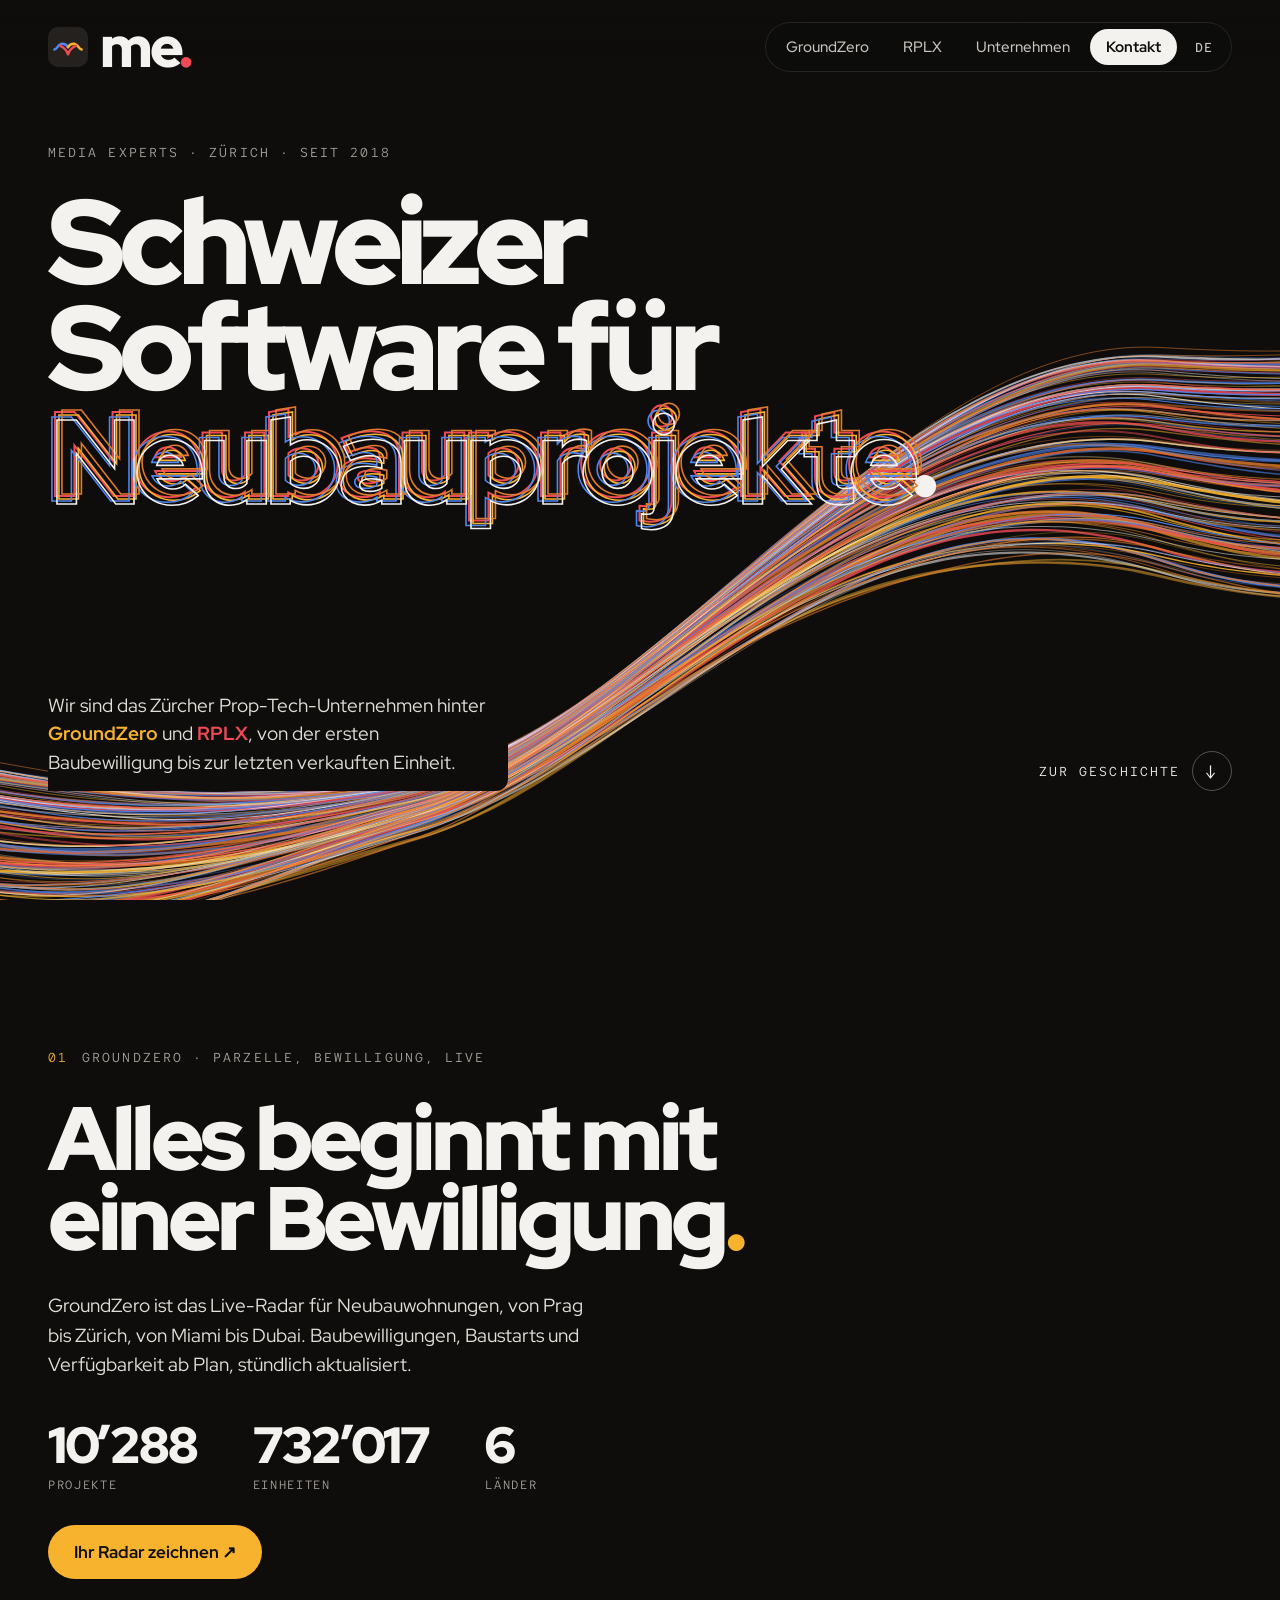
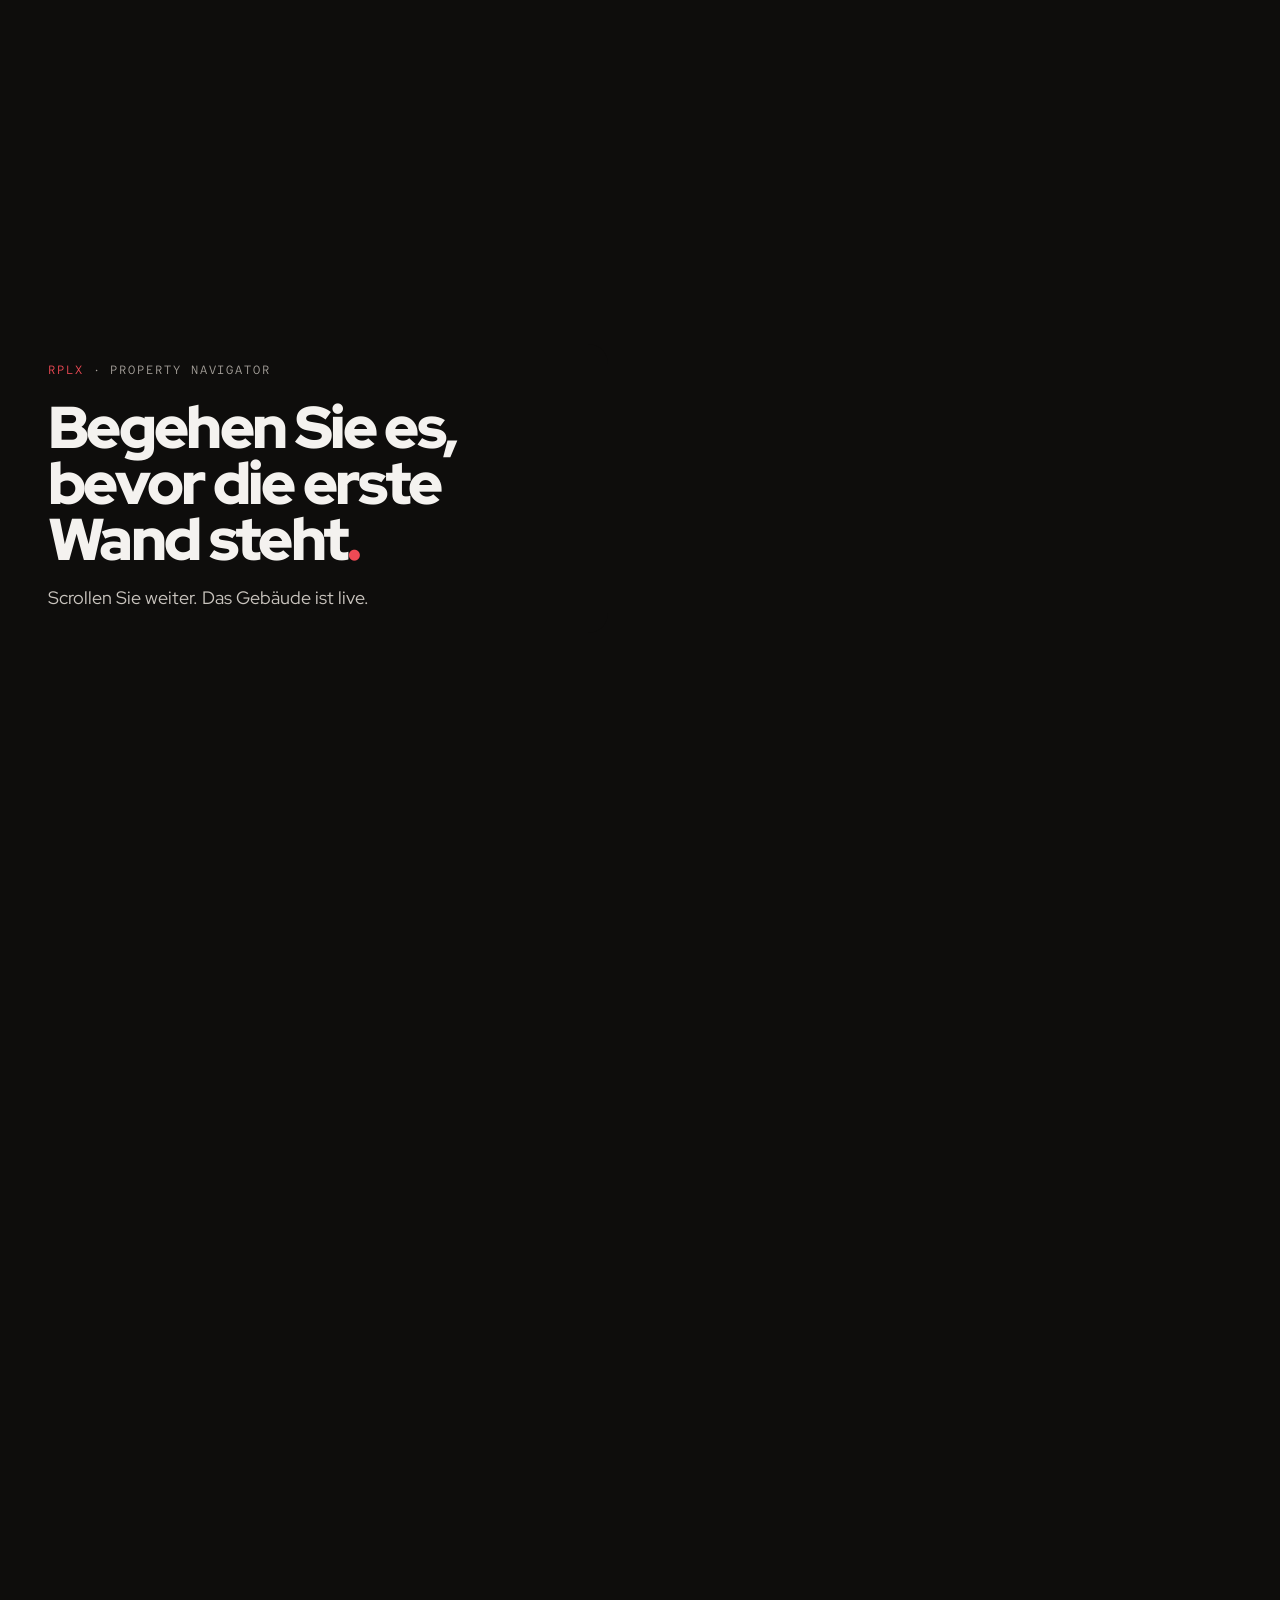
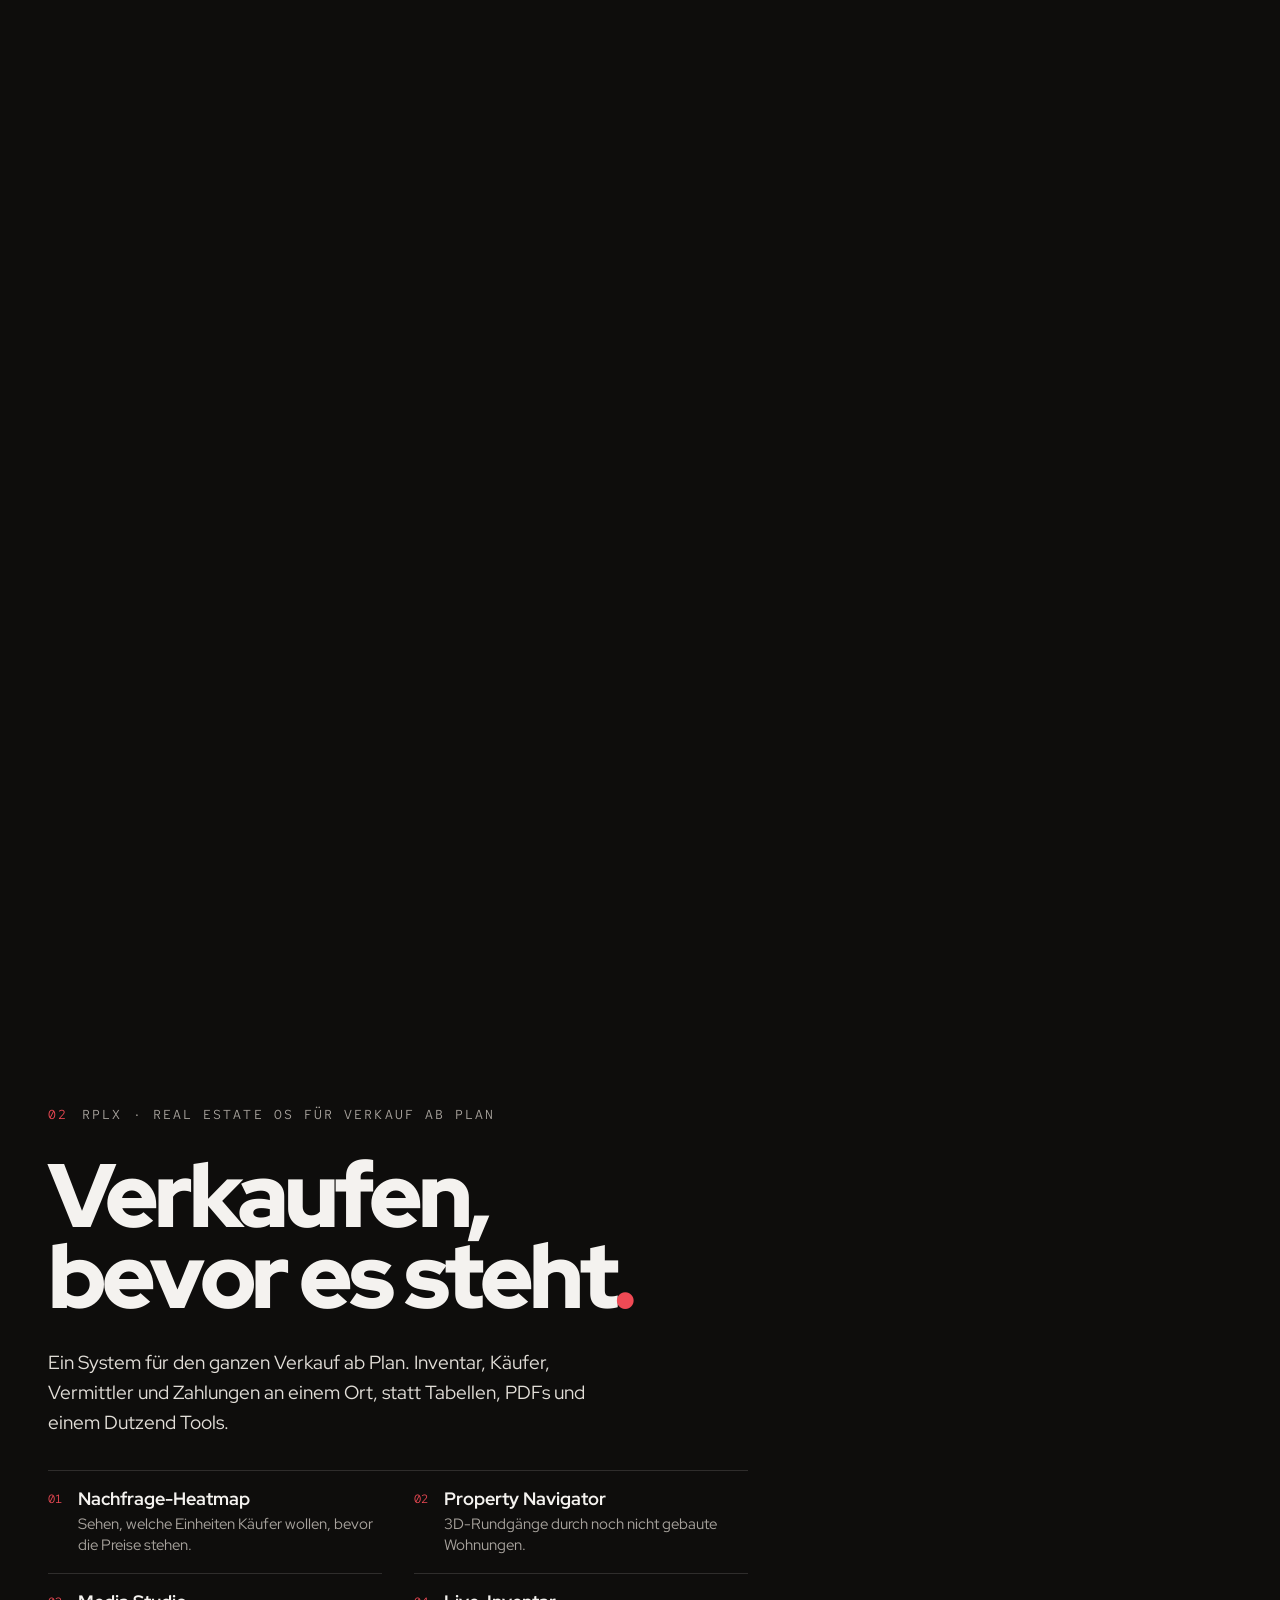
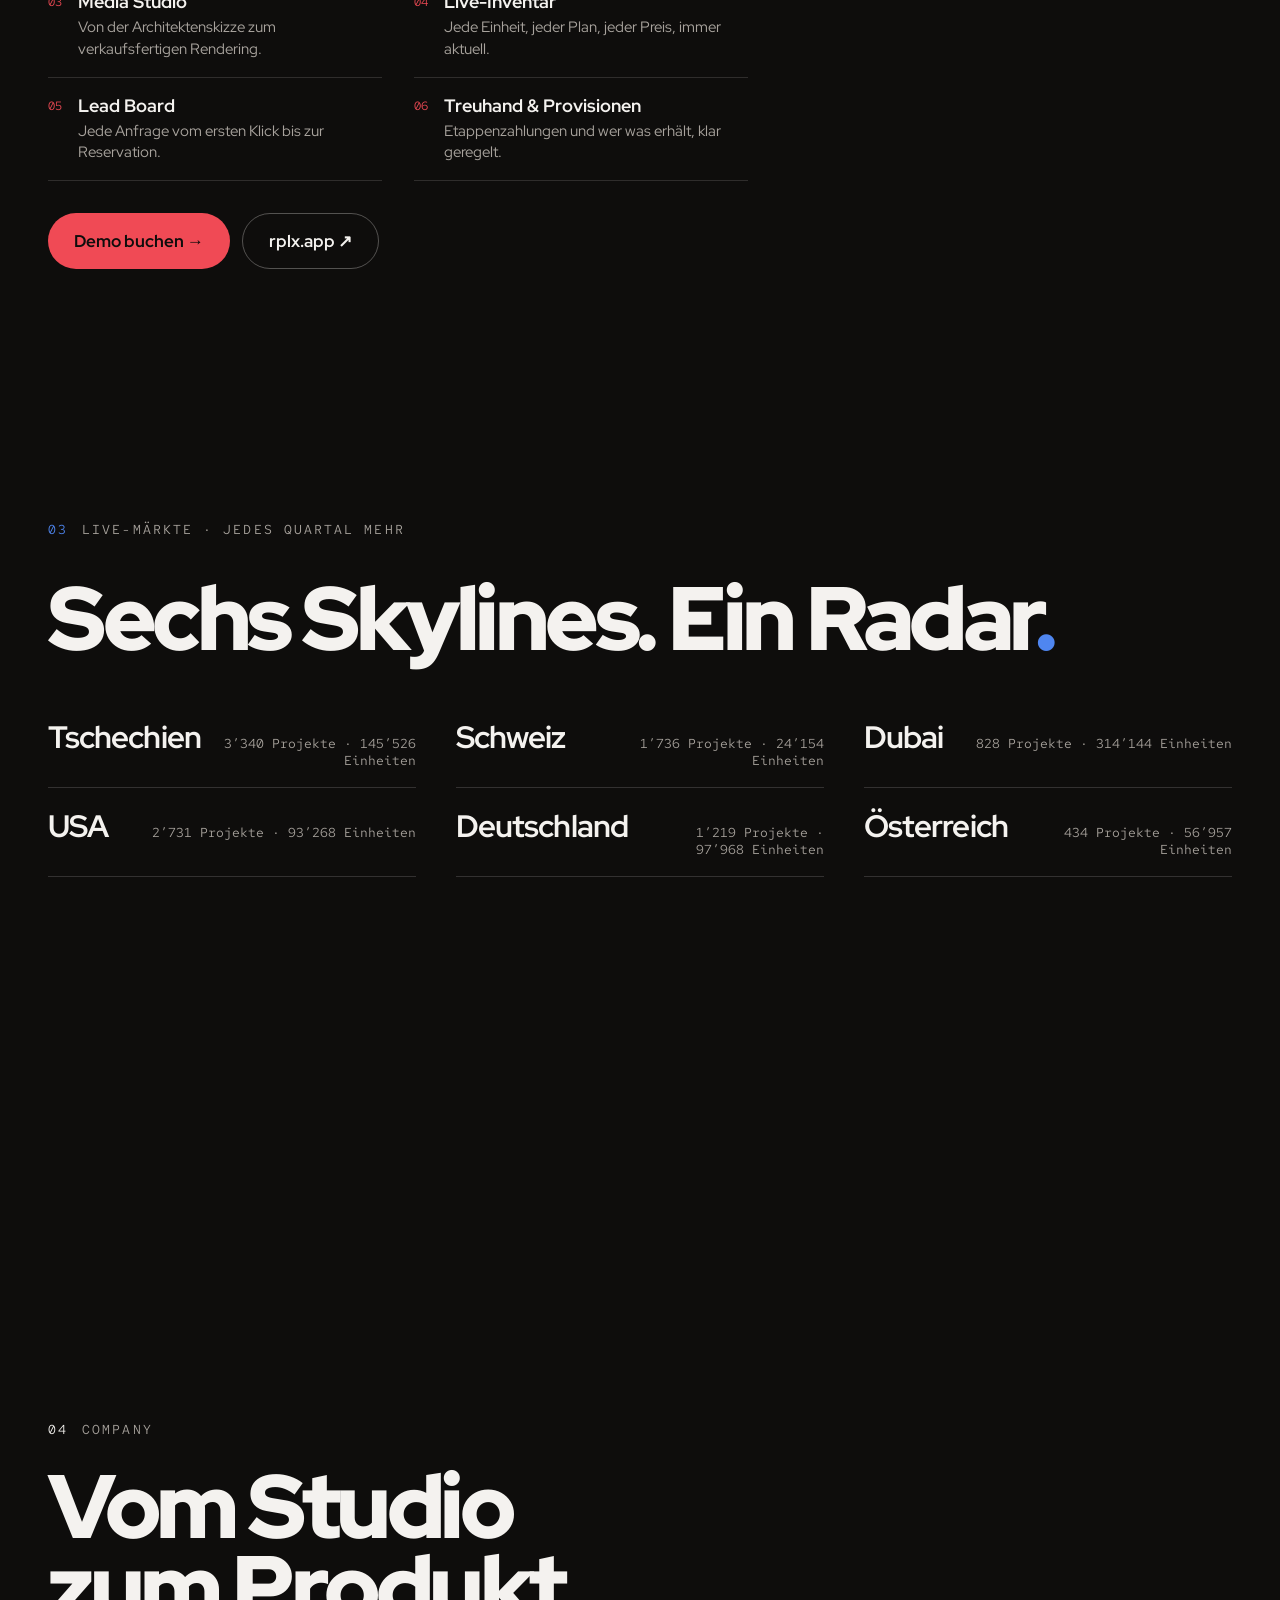
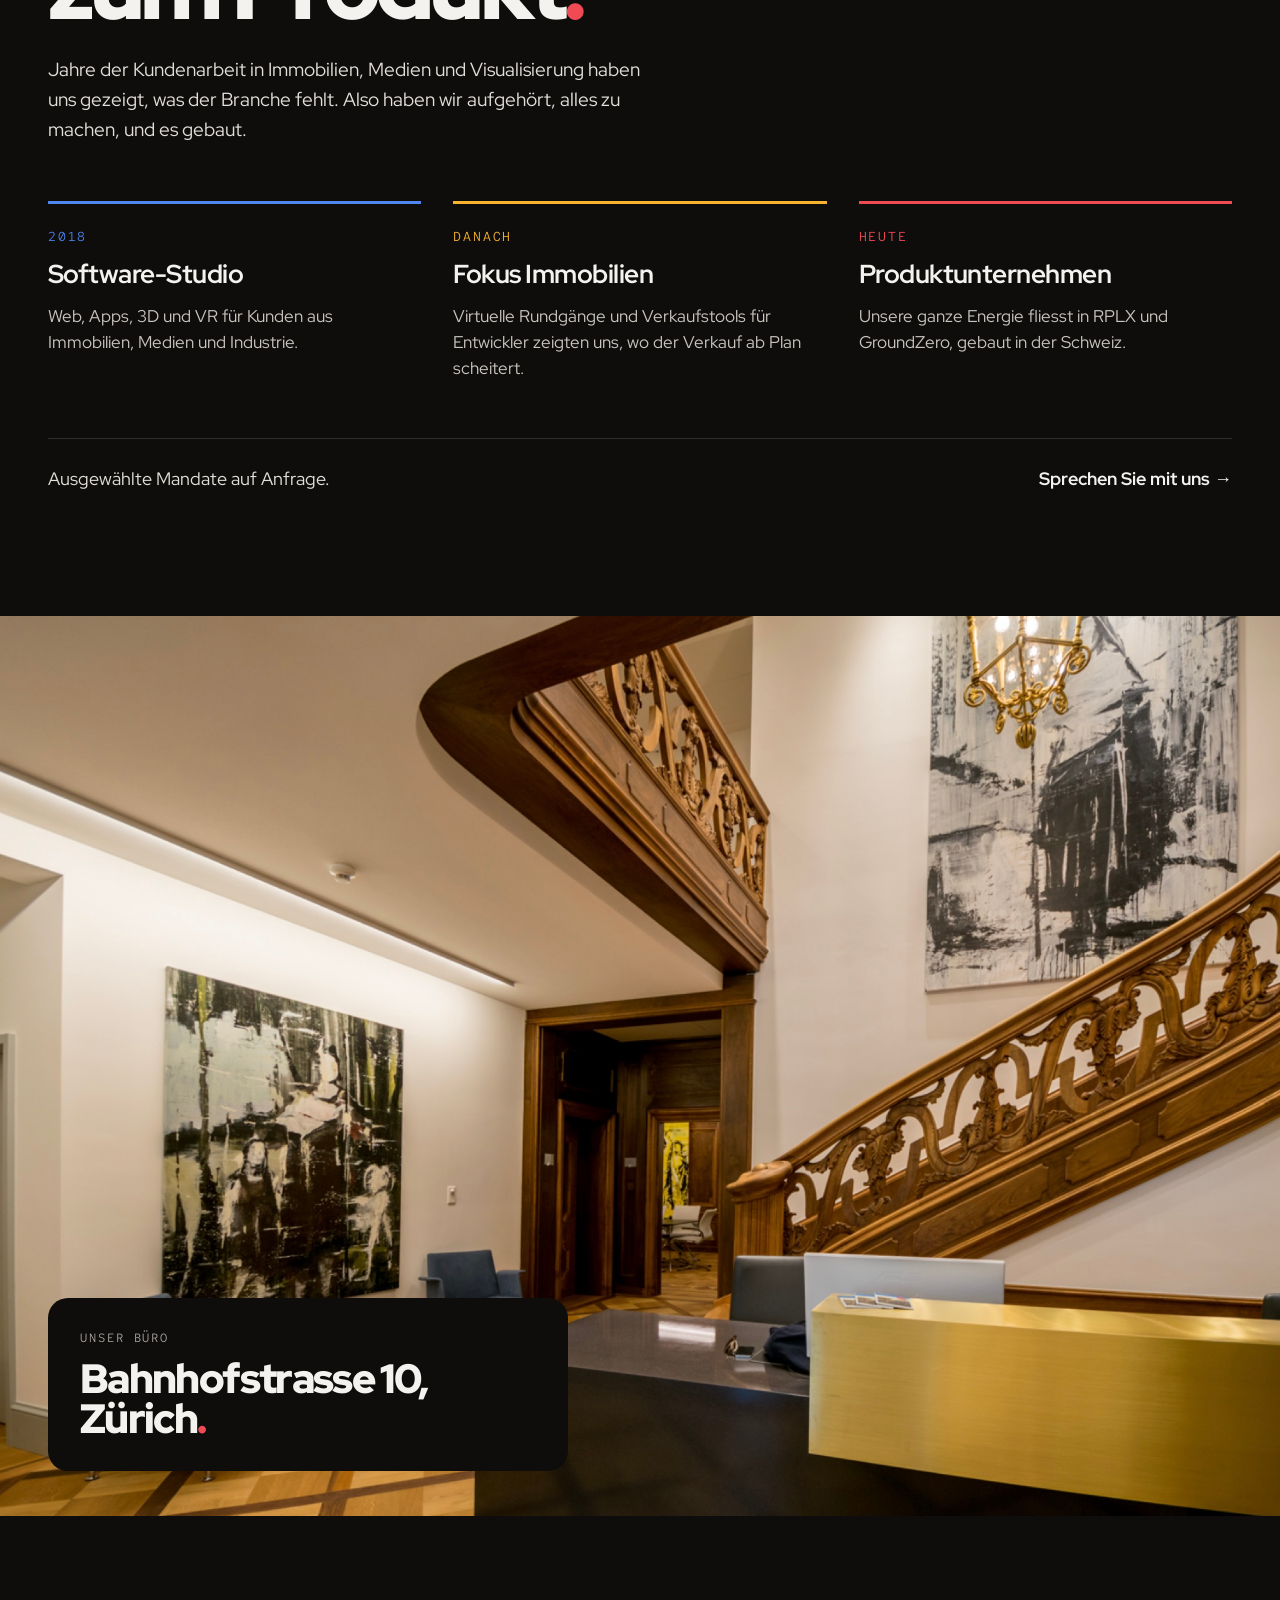
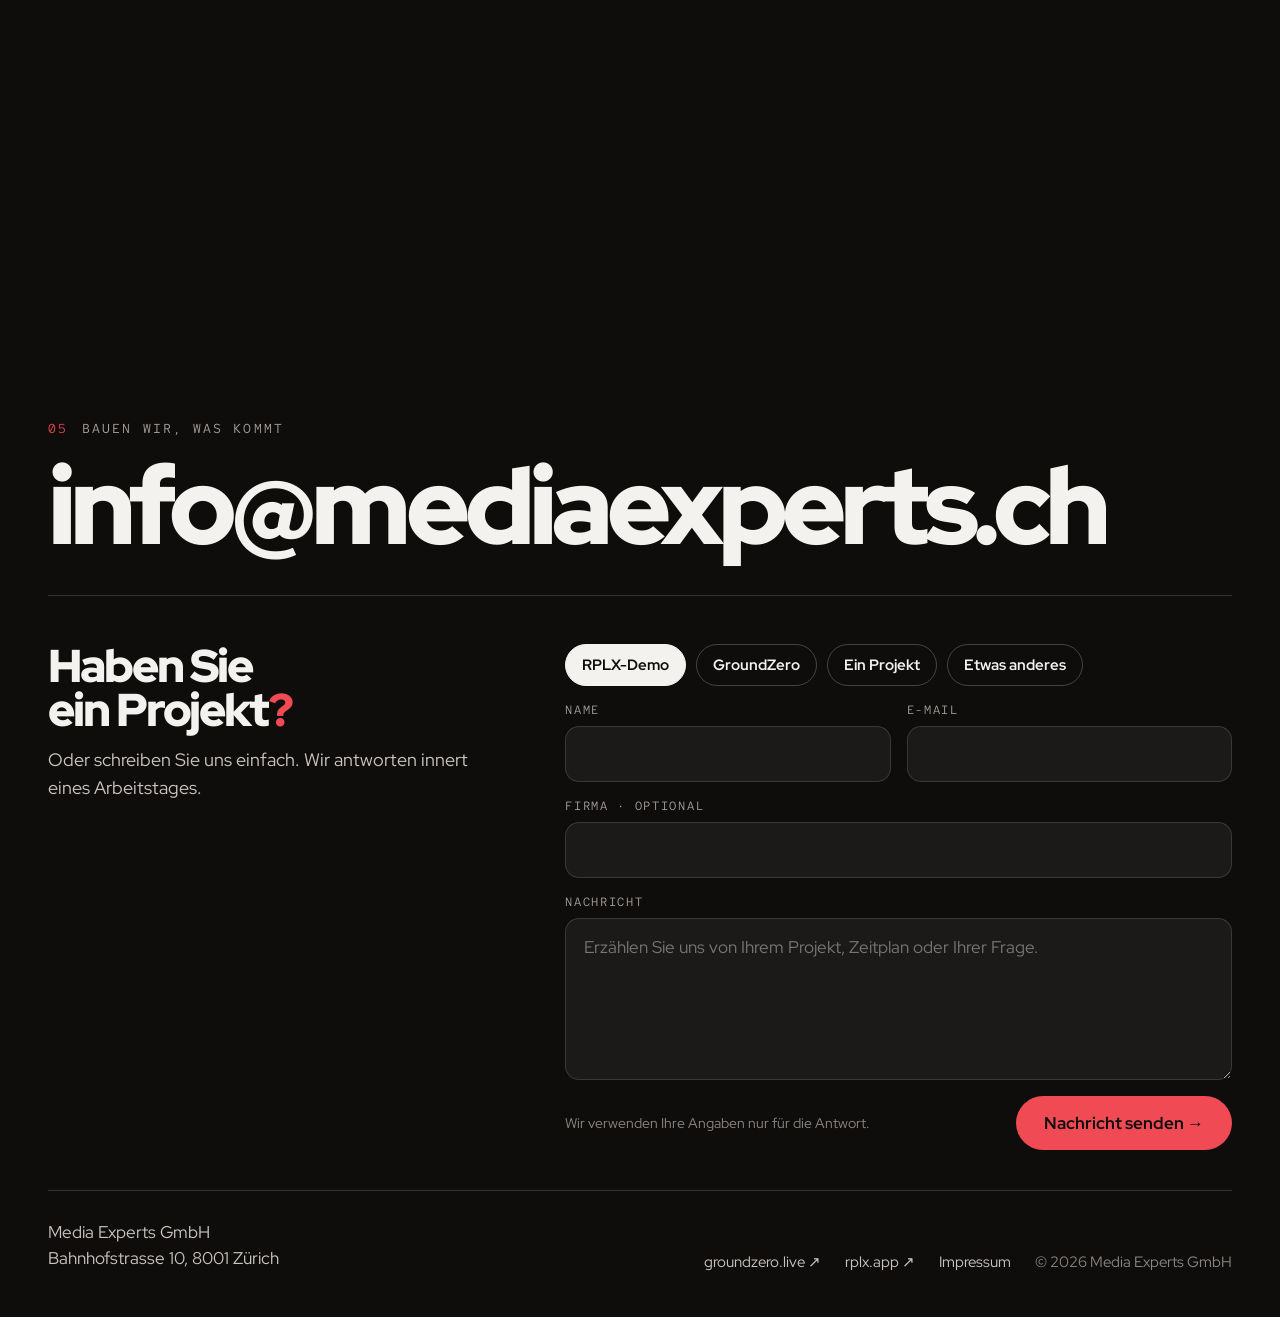
<file: site/de/index.html>
<!doctype html>
<html lang="de-CH">
<head>
<meta charset="utf-8">
<meta name="viewport" content="width=device-width, initial-scale=1">
<meta name="description" content="Media Experts GmbH ist das Zürcher Prop-Tech-Unternehmen hinter GroundZero und RPLX, von der ersten Baubewilligung bis zur letzten verkauften Einheit.">
<meta name="theme-color" content="#0E0D0C">
<link rel="alternate" hreflang="en" href="https://mediaexperts.ch/">
<link rel="alternate" hreflang="de" href="https://mediaexperts.ch/de/">
<link rel="alternate" hreflang="fr" href="https://mediaexperts.ch/fr/">
<link rel="alternate" hreflang="it" href="https://mediaexperts.ch/it/">
<link rel="icon" href="../assets/favicon.svg" type="image/svg+xml">
<title>Media Experts — Schweizer Software für Neubauprojekte</title>
<link rel="preconnect" href="https://fonts.googleapis.com">
<link href="https://fonts.googleapis.com/css2?family=Red+Hat+Display:wght@400;500;700;900&family=Red+Hat+Mono:wght@400;500&display=swap" rel="stylesheet">
<style>
html{scroll-behavior:smooth}
body{margin:0;background:#0E0D0C;color:#F4F2EF;font-family:'Red Hat Display',sans-serif;-webkit-font-smoothing:antialiased}
a{color:inherit;text-decoration:none}a:hover{color:#F04A55}
*{box-sizing:border-box}

.x1:hover{color:#F4F2EF !important}
.x2:hover{color:#F4F2EF !important}
.x3:hover{color:#F4F2EF !important}
.x4:hover{background:#F04A55 !important;color:#0E0D0C !important}
.x5:hover{background:#F4F2EF !important;color:#0E0D0C !important}
.x6:hover{background:rgba(240,74,85,.35) !important;border-color:#F04A55 !important}
.x7:hover{background:rgba(240,74,85,.35) !important;border-color:#F04A55 !important}
.x8:hover{background:rgba(240,74,85,.35) !important;border-color:#F04A55 !important}
.x9:hover{background:#F4F2EF !important;color:#0E0D0C !important}
.x10:hover{background:#F4F2EF !important;color:#0E0D0C !important}
.x11:hover{border-color:#F4F2EF !important;color:#F4F2EF !important}
.x12:hover{color:#F7B32E !important}
.x13:hover{color:#F7B32E !important}
.x14:hover{color:#F7B32E !important}
.x15:hover{color:#F7B32E !important}
.x16:hover{color:#F7B32E !important}
.x17:hover{color:#F7B32E !important}
.x18:hover{color:#F04A55 !important}
.x19:hover{color:#F04A55 !important}
.x20:hover{color:#F04A55 !important}
.x21:focus{border-color:#F04A55 !important}
.x22:focus{border-color:#F04A55 !important}
.x23:focus{border-color:#F04A55 !important}
.x24:focus{border-color:#F04A55 !important}
.x25:hover{background:#F4F2EF !important;color:#0E0D0C !important}
</style>
<link rel="stylesheet" href="../assets/me.css?v=4">
<script src="../assets/cinema-cables.js?v=2" defer></script>
<script src="../assets/app.js?v=2" defer></script>
<script src="../assets/gz.js?v=3" defer></script>
</head>
<body>
<me-cinema building-src="../assets/rplx/render-cutout.png" aria-hidden="true"></me-cinema>

<header style="position:fixed;top:0;left:0;right:0;z-index:30">
<div style="max-width:1440px;margin:0 auto;padding:22px clamp(20px,4vw,48px);display:flex;align-items:center;justify-content:space-between;gap:24px">
<a href="#top" aria-label="Media Experts Startseite" style="display:flex;align-items:center;gap:12px;color:#F4F2EF">
<div style="width:40px;height:40px;border-radius:10px;background:#24211F;display:flex;align-items:center;justify-content:center"><svg viewBox="-12 0 224 120" width="32" height="17" fill="none" stroke-linecap="round" stroke-linejoin="round" stroke-width="18"><path d="M4 74 C24 74 30 34 60 34 C80 34 93 46 100 58" stroke="#4F86F0"></path><path d="M196 74 C176 74 170 34 140 34 C120 34 107 46 100 58" stroke="#F7B32E"></path><path d="M44 48 C66 56 92 82 100 108 C108 82 134 56 156 48" stroke="#F04A55"></path></svg></div>
<div style="font-weight:900;font-size:57px;letter-spacing:-.05em;line-height:.72;text-box:trim-both cap alphabetic">me<span style="color:#F04A55">.</span></div>
</a>
<nav style="display:flex;align-items:center;gap:6px;padding:6px;border-radius:999px;background:rgba(14,13,12,.7);backdrop-filter:blur(14px);-webkit-backdrop-filter:blur(14px);border:1px solid rgba(244,242,239,.1);font-size:15px;font-weight:500">
<a href="#groundzero" style="padding:8px 14px;border-radius:999px;color:#C9C4BE" class="x1">GroundZero</a>
<a href="#rplx" style="padding:8px 14px;border-radius:999px;color:#C9C4BE" class="x2">RPLX</a>
<a href="#company" style="padding:8px 14px;border-radius:999px;color:#C9C4BE" class="x3">Unternehmen</a>
<a href="#contact" style="padding:8px 16px;border-radius:999px;background:#F4F2EF;color:#0E0D0C;font-weight:700" class="x4">Kontakt</a>
<details class="langs"><summary aria-label="Sprache">DE</summary><div><a href="../" hreflang="en">English</a><a href="../de/" hreflang="de" aria-current="true">Deutsch</a><a href="../fr/" hreflang="fr">Français</a><a href="../it/" hreflang="it">Italiano</a></div></details>
</nav>
</div>
</header>

<div id="chap" style="opacity:0;transition:opacity .3s;position:fixed;right:clamp(16px,3vw,40px);bottom:clamp(16px,3vw,36px);z-index:30;display:flex;align-items:center;gap:12px;padding:10px 16px;border-radius:999px;background:rgba(14,13,12,.75);backdrop-filter:blur(14px);-webkit-backdrop-filter:blur(14px);border:1px solid rgba(244,242,239,.1);font-family:'Red Hat Mono',monospace;font-size:12px;letter-spacing:.12em;color:#A8A39D" aria-hidden="true">
<span id="chap-num" style="color:#F04A55">00</span><span>/ 05</span><span id="chap-name" style="color:#F4F2EF">INTRO</span>
</div>

<main id="top" style="position:relative;z-index:1">

<section data-cable="flow" data-dim="1" data-chapter="00" data-name="INTRO" style="min-height:100vh;display:flex;flex-direction:column;justify-content:space-between;padding:clamp(120px,16vh,180px) clamp(20px,4vw,48px) clamp(32px,5vh,56px);max-width:1440px;margin:0 auto">
<div style="display:flex;flex-direction:column;gap:28px">
<div style="font-family:'Red Hat Mono',monospace;font-size:13px;letter-spacing:.16em;color:#A8A39D">MEDIA EXPERTS · ZÜRICH · SEIT 2018</div>
<h1 style="margin:0;position:relative;font-weight:900;font-size:clamp(56px,9.4vw,164px);line-height:.88;letter-spacing:-.055em;max-width:12ch;text-wrap:balance">Schweizer Software für <span style="display:inline-grid;white-space:nowrap"><span style="grid-area:1/1;color:transparent;-webkit-text-stroke:2px #F04A55">Neubauprojekte</span><span aria-hidden="true" style="grid-area:1/1;color:transparent;-webkit-text-stroke:1.6px #F7B32E;transform:translate(4px,3px)">Neubauprojekte</span><span aria-hidden="true" style="grid-area:1/1;color:transparent;-webkit-text-stroke:1.6px #4F86F0;transform:translate(-3px,5px)">Neubauprojekte</span><span aria-hidden="true" style="grid-area:1/1;color:transparent;-webkit-text-stroke:1.6px #E07A2C;transform:translate(7px,-2px)">Neubauprojekte</span><span aria-hidden="true" style="grid-area:1/1;color:transparent;-webkit-text-stroke:1.6px #F4F2EF;transform:translate(2px,8px)">Neubauprojekte</span></span>.</h1>
</div>
<div style="display:flex;flex-wrap:wrap;align-items:flex-end;justify-content:space-between;gap:28px;padding-bottom:64px">
<p style="margin:0;max-width:460px;background:#0E0D0C;padding:14px 18px 14px 0;border-radius:0 12px 12px 0;font-size:clamp(18px,1.5vw,21px);line-height:1.5;color:#E2DED8;text-wrap:pretty">Wir sind das Zürcher Prop-Tech-Unternehmen hinter <b style="font-weight:700;color:#F7B32E">GroundZero</b> und <b style="font-weight:700;color:#F04A55">RPLX</b>, von der ersten Baubewilligung bis zur letzten verkauften Einheit.</p>
<a href="#groundzero" style="display:flex;align-items:center;gap:12px;font-family:'Red Hat Mono',monospace;font-size:13px;letter-spacing:.16em;color:#F4F2EF">ZUR GESCHICHTE <span style="width:40px;height:40px;border-radius:50%;border:1px solid rgba(244,242,239,.3);display:flex;align-items:center;justify-content:center;font-family:'Red Hat Display',sans-serif;font-size:18px">↓</span></a>
</div>
</section>

<section id="groundzero" data-cable="ground" data-dim="1" data-chapter="01" data-name="GROUNDZERO" style="min-height:100vh;display:flex;align-items:center;padding:clamp(120px,14vh,160px) clamp(20px,4vw,48px) clamp(140px,22vh,220px);max-width:1440px;margin:0 auto">
<div style="display:flex;flex-direction:column;gap:32px;max-width:760px">
<div style="display:flex;flex-wrap:wrap;align-items:center;gap:14px;font-family:'Red Hat Mono',monospace;font-size:13px;letter-spacing:.16em;color:#A8A39D"><span style="color:#F7B32E">01</span>GROUNDZERO · PARZELLE, BEWILLIGUNG, LIVE</div>
<h2 style="margin:0;font-weight:900;font-size:clamp(48px,7vw,116px);line-height:.9;letter-spacing:-.05em;text-wrap:balance">Alles beginnt mit einer Bewilligung<span style="color:#F7B32E">.</span></h2>
<p style="margin:0;max-width:560px;font-size:clamp(18px,1.5vw,21px);line-height:1.55;color:#E2DED8;text-wrap:pretty">GroundZero ist das Live-Radar für Neubauwohnungen, von Prag bis Zürich, von Miami bis Dubai. Baubewilligungen, Baustarts und Verfügbarkeit ab Plan, stündlich aktualisiert.</p>
<div style="display:flex;flex-wrap:wrap;gap:20px 56px;padding-top:8px">
<div style="display:flex;flex-direction:column;gap:6px"><div data-gz="permits" style="font-weight:900;font-size:clamp(36px,4vw,60px);letter-spacing:-.04em;line-height:1">10’288</div><div style="font-family:'Red Hat Mono',monospace;font-size:12px;letter-spacing:.14em;color:#A8A39D">PROJEKTE</div></div>
<div style="display:flex;flex-direction:column;gap:6px"><div data-gz="units" style="font-weight:900;font-size:clamp(36px,4vw,60px);letter-spacing:-.04em;line-height:1">732’017</div><div style="font-family:'Red Hat Mono',monospace;font-size:12px;letter-spacing:.14em;color:#A8A39D">EINHEITEN</div></div>
<div style="display:flex;flex-direction:column;gap:6px"><div data-gz="countries" style="font-weight:900;font-size:clamp(36px,4vw,60px);letter-spacing:-.04em;line-height:1">6</div><div style="font-family:'Red Hat Mono',monospace;font-size:12px;letter-spacing:.14em;color:#A8A39D">LÄNDER</div></div>
</div>
<a href="https://groundzero.live" target="_blank" rel="noopener" style="align-self:flex-start;display:flex;align-items:center;gap:10px;background:#F7B32E;color:#0E0D0C;padding:16px 26px;border-radius:999px;font-weight:700;font-size:17px" class="x5">Ihr Radar zeichnen ↗</a>
</div>
</section>

<section id="navigator" aria-label="RPLX Property Navigator" data-cable="building" data-dim="1" data-morph=".93" data-chapter="02" data-name="PROPERTY NAVIGATOR" style="position:relative;height:620vh">
<div style="position:sticky;top:0;height:100vh;overflow:hidden">

<div data-cable-target="" style="position:absolute;right:clamp(0px,5vw,100px);bottom:0;width:min(75vh,100vw);aspect-ratio:880/1100;transform:scale(1);transform-origin:42% 43%" id="bld">
<button class="hot x6" data-i="0" aria-label="Einheit A-4.02" style="position:absolute;left:24%;top:39%;width:37%;height:8%;border-radius:8px;border:2px solid #7FD46B;background:rgba(127,212,107,.22);cursor:pointer;opacity:0;padding:0;transition:background .2s,border-color .2s" >
<span style="position:absolute;left:0;top:-30px;font-family:'Red Hat Mono',monospace;font-size:11px;letter-spacing:.1em;background:#0E0D0C;color:#F4F2EF;padding:4px 8px;border-radius:999px;white-space:nowrap">A-4.02 · VERFÜGBAR</span>
</button>
<button class="hot x7" data-i="1" aria-label="Einheit A-3.02" style="position:absolute;left:24%;top:49%;width:37%;height:7.5%;border-radius:8px;border:2px solid #7FD46B;background:rgba(127,212,107,.22);cursor:pointer;opacity:0;padding:0;transition:background .2s,border-color .2s" >
<span style="position:absolute;left:0;top:-30px;font-family:'Red Hat Mono',monospace;font-size:11px;letter-spacing:.1em;background:#0E0D0C;color:#F4F2EF;padding:4px 8px;border-radius:999px;white-space:nowrap">A-3.02 · VERFÜGBAR</span>
</button>
<button class="hot x8" data-i="2" aria-label="Einheit B-2.05" style="position:absolute;left:64%;top:62%;width:29%;height:8%;border-radius:8px;border:2px solid #F7B32E;background:rgba(247,179,46,.22);cursor:pointer;opacity:0;padding:0;transition:background .2s,border-color .2s" >
<span style="position:absolute;left:0;top:-30px;font-family:'Red Hat Mono',monospace;font-size:11px;letter-spacing:.1em;background:#0E0D0C;color:#F4F2EF;padding:4px 8px;border-radius:999px;white-space:nowrap">B-2.05 · WARTELISTE</span>
</button>
</div>

<div style="position:absolute;left:clamp(20px,4vw,48px);top:clamp(110px,16vh,170px);max-width:min(560px,calc(100vw - 40px));display:flex;flex-direction:column;gap:22px;background:#0E0D0C;border-radius:0 20px 20px 0;padding:18px 22px 22px 0">
<div style="font-family:'Red Hat Mono',monospace;font-size:12px;letter-spacing:.16em;color:#A8A39D"><span style="color:#F04A55">RPLX</span> · PROPERTY NAVIGATOR</div>
<div id="ph-intro">
<div style="display:flex;flex-direction:column;gap:16px"><div style="font-weight:900;font-size:clamp(36px,4.6vw,72px);line-height:.95;letter-spacing:-.045em;text-wrap:balance">Begehen Sie es, bevor die erste Wand steht<span style="color:#F04A55">.</span></div><div style="font-size:18px;line-height:1.5;color:#C9C4BE">Scrollen Sie weiter. Das Gebäude ist live.</div></div>
</div>
<div id="ph-pick" hidden>
<div style="display:flex;flex-direction:column;gap:16px"><div style="font-weight:900;font-size:clamp(36px,4.6vw,72px);line-height:.95;letter-spacing:-.045em">Wählen Sie eine Einheit<span style="color:#F04A55">.</span></div><div style="font-size:18px;line-height:1.5;color:#C9C4BE;text-wrap:pretty">Jede Einheit ist live: Plan, Status und Preis. Tippen Sie auf eine am Gebäude.</div></div>
</div>
<div id="ph-steps" hidden>
<div style="display:flex;flex-direction:column;gap:22px">
<div style="font-weight:900;font-size:clamp(32px,3.8vw,60px);line-height:.95;letter-spacing:-.045em">Vom Klick zur Reservation<span style="color:#F04A55">.</span></div>
<div style="display:flex;flex-direction:column">
<div id="steps">
<div class="step" style="display:flex;align-items:center;gap:14px;padding:10px 0;color:#6A6560;transition:color .3s">
<span class="mk" style="width:28px;height:28px;border-radius:50%;border:2px solid #3A3633;background:transparent;color:#0E0D0C;display:flex;align-items:center;justify-content:center;font-family:'Red Hat Mono',monospace;font-size:12px;font-weight:500;flex:none;transition:all .3s">1</span>
<span style="font-weight:700;font-size:18px">Einheit gewählt</span>
</div>
<div class="step" style="display:flex;align-items:center;gap:14px;padding:10px 0;color:#6A6560;transition:color .3s">
<span class="mk" style="width:28px;height:28px;border-radius:50%;border:2px solid #3A3633;background:transparent;color:#0E0D0C;display:flex;align-items:center;justify-content:center;font-family:'Red Hat Mono',monospace;font-size:12px;font-weight:500;flex:none;transition:all .3s">2</span>
<span style="font-weight:700;font-size:18px">3D-Rundgang angesehen</span>
</div>
<div class="step" style="display:flex;align-items:center;gap:14px;padding:10px 0;color:#6A6560;transition:color .3s">
<span class="mk" style="width:28px;height:28px;border-radius:50%;border:2px solid #3A3633;background:transparent;color:#0E0D0C;display:flex;align-items:center;justify-content:center;font-family:'Red Hat Mono',monospace;font-size:12px;font-weight:500;flex:none;transition:all .3s">3</span>
<span style="font-weight:700;font-size:18px">Käuferdaten</span>
</div>
<div class="step" style="display:flex;align-items:center;gap:14px;padding:10px 0;color:#6A6560;transition:color .3s">
<span class="mk" style="width:28px;height:28px;border-radius:50%;border:2px solid #3A3633;background:transparent;color:#0E0D0C;display:flex;align-items:center;justify-content:center;font-family:'Red Hat Mono',monospace;font-size:12px;font-weight:500;flex:none;transition:all .3s">4</span>
<span style="font-weight:700;font-size:18px">Anzahlung auf Treuhand</span>
</div>
<div class="step" style="display:flex;align-items:center;gap:14px;padding:10px 0;color:#6A6560;transition:color .3s">
<span class="mk" style="width:28px;height:28px;border-radius:50%;border:2px solid #3A3633;background:transparent;color:#0E0D0C;display:flex;align-items:center;justify-content:center;font-family:'Red Hat Mono',monospace;font-size:12px;font-weight:500;flex:none;transition:all .3s">5</span>
<span style="font-weight:700;font-size:18px">Reserviert</span>
</div>
</div>
</div>
</div>
</div>
</div>

<div style="position:absolute;right:clamp(16px,4vw,64px);bottom:clamp(20px,6vh,64px);width:min(420px,calc(100vw - 32px));background:#0E0D0C;border:1px solid rgba(244,242,239,.14);border-radius:24px;padding:26px;display:flex;flex-direction:column;gap:20px;box-shadow:0 30px 80px rgba(0,0,0,.5);opacity:0;transform:translateY(40px);pointer-events:none" id="card" data-l-available="VERFÜGBAR" data-l-waitlist="WARTELISTE" data-l-reserved="RESERVIERT">
<div style="display:flex;justify-content:space-between;align-items:center">
<div style="display:flex;flex-direction:column;gap:4px"><div style="font-family:'Red Hat Mono',monospace;font-size:12px;letter-spacing:.14em;color:#A8A39D">EINHEIT</div><div style="font-weight:900;font-size:34px;letter-spacing:-.03em;line-height:1"><span class="u-id">A-4.02</span></div></div>
<div style="font-family:'Red Hat Mono',monospace;font-size:12px;letter-spacing:.1em;padding:6px 10px;border-radius:999px;background:#7FD46B;color:#0E0D0C" id="u-status">VERFÜGBAR</div>
</div>
<div style="display:flex;gap:4px">
<div class="bar" style="flex:1;height:4px;border-radius:2px;background:#3A3633;transition:background .3s"></div><div class="bar" style="flex:1;height:4px;border-radius:2px;background:#3A3633;transition:background .3s"></div><div class="bar" style="flex:1;height:4px;border-radius:2px;background:#3A3633;transition:background .3s"></div><div class="bar" style="flex:1;height:4px;border-radius:2px;background:#3A3633;transition:background .3s"></div><div class="bar" style="flex:1;height:4px;border-radius:2px;background:#3A3633;transition:background .3s"></div>
</div>

<div id="st1">
<div style="display:grid;grid-template-columns:1fr 1fr;gap:14px 20px">
<div style="display:flex;flex-direction:column;gap:2px"><span style="font-family:'Red Hat Mono',monospace;font-size:11px;letter-spacing:.12em;color:#A8A39D">ZIMMER</span><b style="font-size:20px"><span class="u-rooms"></span></b></div>
<div style="display:flex;flex-direction:column;gap:2px"><span style="font-family:'Red Hat Mono',monospace;font-size:11px;letter-spacing:.12em;color:#A8A39D">WOHNFLÄCHE</span><b style="font-size:20px"><span class="u-area"></span></b></div>
<div style="display:flex;flex-direction:column;gap:2px"><span style="font-family:'Red Hat Mono',monospace;font-size:11px;letter-spacing:.12em;color:#A8A39D">BALKON</span><b style="font-size:20px"><span class="u-balcony"></span></b></div>
<div style="display:flex;flex-direction:column;gap:2px"><span style="font-family:'Red Hat Mono',monospace;font-size:11px;letter-spacing:.12em;color:#A8A39D">ETAGE · AUSRICHTUNG</span><b style="font-size:20px"><span class="u-floor"></span></b></div>
<div style="grid-column:1/-1;display:flex;justify-content:space-between;align-items:baseline;border-top:1px solid rgba(244,242,239,.14);padding-top:14px"><span style="font-size:15px;color:#A8A39D">Preis</span><b style="font-size:24px;letter-spacing:-.02em"><span class="u-price"></span></b></div>
</div>
</div>
<div id="st2" hidden>
<div style="display:flex;flex-direction:column;gap:12px">
<div class="walk" role="img" aria-label="3D-Rundgang durch die Einheit: Wohn- und Essbereich">
<img src="../assets/rplx/tour.jpg" alt="" class="w1">
<img src="../assets/rplx/tour-2.jpg" alt="" class="w2">
<span class="walk-tag">● 3D</span>
<img src="../assets/rplx/floorplan.jpg" alt="" class="walk-plan">
</div>
<div style="display:flex;justify-content:space-between;font-size:15px"><span style="color:#C9C4BE">3D-Rundgang</span><b style="color:#7FD46B">Angesehen ✓</b></div>
</div>
</div>
<div id="st3" hidden>
<div style="display:flex;flex-direction:column;gap:10px">
<div style="display:flex;flex-direction:column;gap:4px;background:#1B1A18;border-radius:12px;padding:12px 14px"><span style="font-family:'Red Hat Mono',monospace;font-size:11px;letter-spacing:.12em;color:#A8A39D">KÄUFERIN</span><b style="font-size:17px">Anna Keller</b></div>
<div style="display:flex;flex-direction:column;gap:4px;background:#1B1A18;border-radius:12px;padding:12px 14px"><span style="font-family:'Red Hat Mono',monospace;font-size:11px;letter-spacing:.12em;color:#A8A39D">E-MAIL</span><b style="font-size:17px">anna.keller@example.ch</b></div>
<div style="display:flex;justify-content:space-between;align-items:center;background:#1B1A18;border-radius:12px;padding:12px 14px"><span style="font-size:15px;color:#C9C4BE">Finanzierung</span><b style="font-size:15px;color:#7FD46B">Vorab bewilligt ✓</b></div>
</div>
</div>
<div id="st4" hidden>
<div style="display:flex;flex-direction:column;gap:16px">
<div style="display:flex;justify-content:space-between;align-items:baseline"><span style="font-size:15px;color:#C9C4BE">M1 · Reservationsanzahlung 10%</span><b style="font-size:20px"><span class="u-deposit"></span></b></div>
<div style="display:flex;align-items:center">
<div style="width:34px;height:34px;border-radius:50%;background:#F04A55;color:#0E0D0C;display:flex;align-items:center;justify-content:center;font-family:'Red Hat Mono',monospace;font-size:11px">M1</div><div style="flex:1;height:3px;background:#3A3633"></div>
<div style="width:34px;height:34px;border-radius:50%;border:2px solid #3A3633;color:#A8A39D;display:flex;align-items:center;justify-content:center;font-family:'Red Hat Mono',monospace;font-size:11px">M2</div><div style="flex:1;height:3px;background:#3A3633"></div>
<div style="width:34px;height:34px;border-radius:50%;border:2px solid #3A3633;color:#A8A39D;display:flex;align-items:center;justify-content:center;font-family:'Red Hat Mono',monospace;font-size:11px">M3</div><div style="flex:1;height:3px;background:#3A3633"></div>
<div style="width:34px;height:34px;border-radius:50%;border:2px solid #3A3633;color:#A8A39D;display:flex;align-items:center;justify-content:center;font-family:'Red Hat Mono',monospace;font-size:11px">M4</div>
</div>
<div style="font-size:15px;color:#7FD46B">Auf Treuhandkonto gesichert ✓</div>
</div>
</div>
<div id="st5" hidden>
<div style="display:flex;flex-direction:column;align-items:flex-start;gap:14px">
<div style="width:56px;height:56px;border-radius:50%;background:#F04A55;color:#0E0D0C;display:flex;align-items:center;justify-content:center;font-size:28px;font-weight:900">✓</div>
<div style="font-weight:900;font-size:28px;letter-spacing:-.03em;line-height:1.05"><span class="u-id">A-4.02</span> ist für Anna reserviert.</div>
<div style="font-size:15px;line-height:1.5;color:#C9C4BE">Noch ist nichts gebaut. Der Verkauf schon.</div>
<a href="mailto:info@mediaexperts.ch?subject=RPLX%20demo" style="display:flex;align-items:center;gap:10px;background:#F04A55;color:#0E0D0C;padding:12px 20px;border-radius:999px;font-weight:700;font-size:15px" class="x9">Demo buchen →</a>
</div>
</div>
</div>

</div>
</section>

<section id="rplx" data-cable="tower" data-dim=".9" data-chapter="02" data-name="RPLX" style="min-height:100vh;display:flex;align-items:center;padding:clamp(120px,14vh,160px) clamp(20px,4vw,48px);max-width:1440px;margin:0 auto">
<div style="display:flex;flex-direction:column;gap:32px;max-width:700px">
<div style="display:flex;flex-wrap:wrap;align-items:center;gap:14px;font-family:'Red Hat Mono',monospace;font-size:13px;letter-spacing:.16em;color:#A8A39D"><span style="color:#F04A55">02</span>RPLX · REAL ESTATE OS FÜR VERKAUF AB PLAN</div>
<h2 style="margin:0;font-weight:900;font-size:clamp(48px,7vw,116px);line-height:.9;letter-spacing:-.05em;text-wrap:balance">Verkaufen, bevor es steht<span style="color:#F04A55">.</span></h2>
<p style="margin:0;max-width:560px;font-size:clamp(18px,1.5vw,21px);line-height:1.55;color:#E2DED8;text-wrap:pretty">Ein System für den ganzen Verkauf ab Plan. Inventar, Käufer, Vermittler und Zahlungen an einem Ort, statt Tabellen, PDFs und einem Dutzend Tools.</p>
<div style="display:grid;grid-template-columns:repeat(auto-fill,minmax(260px,1fr));column-gap:32px;border-top:1px solid rgba(244,242,239,.14)">
<div style="display:flex;gap:16px;padding:16px 0;border-bottom:1px solid rgba(244,242,239,.14)">
<span style="font-family:'Red Hat Mono',monospace;font-size:12px;color:#F04A55;padding-top:4px">01</span>
<div style="display:flex;flex-direction:column;gap:4px"><b style="font-weight:700;font-size:18px">Nachfrage-Heatmap</b><span style="font-size:15px;line-height:1.45;color:#A8A39D">Sehen, welche Einheiten Käufer wollen, bevor die Preise stehen.</span></div>
</div>
<div style="display:flex;gap:16px;padding:16px 0;border-bottom:1px solid rgba(244,242,239,.14)">
<span style="font-family:'Red Hat Mono',monospace;font-size:12px;color:#F04A55;padding-top:4px">02</span>
<div style="display:flex;flex-direction:column;gap:4px"><b style="font-weight:700;font-size:18px">Property Navigator</b><span style="font-size:15px;line-height:1.45;color:#A8A39D">3D-Rundgänge durch noch nicht gebaute Wohnungen.</span></div>
</div>
<div style="display:flex;gap:16px;padding:16px 0;border-bottom:1px solid rgba(244,242,239,.14)">
<span style="font-family:'Red Hat Mono',monospace;font-size:12px;color:#F04A55;padding-top:4px">03</span>
<div style="display:flex;flex-direction:column;gap:4px"><b style="font-weight:700;font-size:18px">Media Studio</b><span style="font-size:15px;line-height:1.45;color:#A8A39D">Von der Architektenskizze zum verkaufsfertigen Rendering.</span></div>
</div>
<div style="display:flex;gap:16px;padding:16px 0;border-bottom:1px solid rgba(244,242,239,.14)">
<span style="font-family:'Red Hat Mono',monospace;font-size:12px;color:#F04A55;padding-top:4px">04</span>
<div style="display:flex;flex-direction:column;gap:4px"><b style="font-weight:700;font-size:18px">Live-Inventar</b><span style="font-size:15px;line-height:1.45;color:#A8A39D">Jede Einheit, jeder Plan, jeder Preis, immer aktuell.</span></div>
</div>
<div style="display:flex;gap:16px;padding:16px 0;border-bottom:1px solid rgba(244,242,239,.14)">
<span style="font-family:'Red Hat Mono',monospace;font-size:12px;color:#F04A55;padding-top:4px">05</span>
<div style="display:flex;flex-direction:column;gap:4px"><b style="font-weight:700;font-size:18px">Lead Board</b><span style="font-size:15px;line-height:1.45;color:#A8A39D">Jede Anfrage vom ersten Klick bis zur Reservation.</span></div>
</div>
<div style="display:flex;gap:16px;padding:16px 0;border-bottom:1px solid rgba(244,242,239,.14)">
<span style="font-family:'Red Hat Mono',monospace;font-size:12px;color:#F04A55;padding-top:4px">06</span>
<div style="display:flex;flex-direction:column;gap:4px"><b style="font-weight:700;font-size:18px">Treuhand &amp; Provisionen</b><span style="font-size:15px;line-height:1.45;color:#A8A39D">Etappenzahlungen und wer was erhält, klar geregelt.</span></div>
</div>
</div>
<div style="display:flex;flex-wrap:wrap;gap:12px">
<a href="mailto:info@mediaexperts.ch?subject=RPLX%20demo" style="display:flex;align-items:center;gap:10px;background:#F04A55;color:#0E0D0C;padding:16px 26px;border-radius:999px;font-weight:700;font-size:17px" class="x10">Demo buchen →</a>
<a href="https://www.rplx.app" target="_blank" rel="noopener" style="display:flex;align-items:center;padding:16px 26px;border-radius:999px;font-weight:700;font-size:17px;border:1px solid rgba(244,242,239,.3);color:#F4F2EF" class="x11">rplx.app ↗</a>
</div>
</div>
</section>

<section data-cable="skyline" data-dim=".85" data-chapter="03" data-name="MÄRKTE" style="min-height:100vh;display:flex;flex-direction:column;gap:40px;padding:clamp(120px,14vh,160px) clamp(20px,4vw,48px) clamp(200px,42vh,420px);max-width:1440px;margin:0 auto">
<div style="display:flex;flex-wrap:wrap;align-items:center;gap:14px;font-family:'Red Hat Mono',monospace;font-size:13px;letter-spacing:.16em;color:#A8A39D"><span style="color:#4F86F0">03</span>LIVE-MÄRKTE · JEDES QUARTAL MEHR</div>
<h2 style="margin:0;font-weight:900;font-size:clamp(48px,7vw,116px);line-height:.9;letter-spacing:-.05em;text-wrap:balance"><span data-gz="count-word">Sechs</span> Skylines. Ein Radar<span style="color:#4F86F0">.</span></h2>
<div id="gz-markets" data-l-projects="Projekte" data-l-units="Einheiten" style="display:grid;grid-template-columns:repeat(auto-fill,minmax(300px,1fr));column-gap:40px">
<a href="https://groundzero.live" target="_blank" rel="noopener" style="display:flex;align-items:baseline;justify-content:space-between;gap:16px;padding:18px 0;border-bottom:1px solid rgba(244,242,239,.16);color:#F4F2EF" class="x12">
<span style="font-weight:700;font-size:clamp(24px,2.4vw,34px);letter-spacing:-.03em">Tschechien</span>
<span style="font-family:'Red Hat Mono',monospace;font-size:13px;color:#A8A39D;text-align:right">3’340 Projekte · 145’526 Einheiten</span>
</a>
<a href="https://groundzero.live" target="_blank" rel="noopener" style="display:flex;align-items:baseline;justify-content:space-between;gap:16px;padding:18px 0;border-bottom:1px solid rgba(244,242,239,.16);color:#F4F2EF" class="x13">
<span style="font-weight:700;font-size:clamp(24px,2.4vw,34px);letter-spacing:-.03em">Schweiz</span>
<span style="font-family:'Red Hat Mono',monospace;font-size:13px;color:#A8A39D;text-align:right">1’736 Projekte · 24’154 Einheiten</span>
</a>
<a href="https://groundzero.live" target="_blank" rel="noopener" style="display:flex;align-items:baseline;justify-content:space-between;gap:16px;padding:18px 0;border-bottom:1px solid rgba(244,242,239,.16);color:#F4F2EF" class="x14">
<span style="font-weight:700;font-size:clamp(24px,2.4vw,34px);letter-spacing:-.03em">Dubai</span>
<span style="font-family:'Red Hat Mono',monospace;font-size:13px;color:#A8A39D;text-align:right">828 Projekte · 314’144 Einheiten</span>
</a>
<a href="https://groundzero.live" target="_blank" rel="noopener" style="display:flex;align-items:baseline;justify-content:space-between;gap:16px;padding:18px 0;border-bottom:1px solid rgba(244,242,239,.16);color:#F4F2EF" class="x15">
<span style="font-weight:700;font-size:clamp(24px,2.4vw,34px);letter-spacing:-.03em">USA</span>
<span style="font-family:'Red Hat Mono',monospace;font-size:13px;color:#A8A39D;text-align:right">2’731 Projekte · 93’268 Einheiten</span>
</a>
<a href="https://groundzero.live" target="_blank" rel="noopener" style="display:flex;align-items:baseline;justify-content:space-between;gap:16px;padding:18px 0;border-bottom:1px solid rgba(244,242,239,.16);color:#F4F2EF" class="x16">
<span style="font-weight:700;font-size:clamp(24px,2.4vw,34px);letter-spacing:-.03em">Deutschland</span>
<span style="font-family:'Red Hat Mono',monospace;font-size:13px;color:#A8A39D;text-align:right">1’219 Projekte · 97’968 Einheiten</span>
</a>
<a href="https://groundzero.live" target="_blank" rel="noopener" style="display:flex;align-items:baseline;justify-content:space-between;gap:16px;padding:18px 0;border-bottom:1px solid rgba(244,242,239,.16);color:#F4F2EF" class="x17">
<span style="font-weight:700;font-size:clamp(24px,2.4vw,34px);letter-spacing:-.03em">Österreich</span>
<span style="font-family:'Red Hat Mono',monospace;font-size:13px;color:#A8A39D;text-align:right">434 Projekte · 56’957 Einheiten</span>
</a>
</div>
</section>

<section id="company" data-cable="flow" data-dim=".4" data-chapter="04" data-name="UNTERNEHMEN" style="min-height:100vh;display:flex;flex-direction:column;justify-content:center;gap:56px;padding:clamp(120px,14vh,160px) clamp(20px,4vw,48px);max-width:1440px;margin:0 auto">
<div style="display:flex;flex-direction:column;gap:28px;max-width:900px">
<div style="display:flex;flex-wrap:wrap;align-items:center;gap:14px;font-family:'Red Hat Mono',monospace;font-size:13px;letter-spacing:.16em;color:#A8A39D"><span style="color:#F4F2EF">04</span>COMPANY</div>
<h2 style="margin:0;font-weight:900;font-size:clamp(48px,7vw,116px);line-height:.9;letter-spacing:-.05em;text-wrap:balance">Vom Studio zum Produkt<span style="color:#F04A55">.</span></h2>
<p style="margin:0;max-width:600px;font-size:clamp(18px,1.5vw,21px);line-height:1.55;color:#E2DED8;text-wrap:pretty">Jahre der Kundenarbeit in Immobilien, Medien und Visualisierung haben uns gezeigt, was der Branche fehlt. Also haben wir aufgehört, alles zu machen, und es gebaut.</p>
</div>
<div style="display:grid;grid-template-columns:repeat(auto-fit,minmax(260px,1fr));gap:32px">
<div style="border-top:3px solid #4F86F0;padding-top:24px;display:flex;flex-direction:column;gap:12px"><div style="font-family:'Red Hat Mono',monospace;font-size:13px;letter-spacing:.14em;color:#4F86F0">2018</div><div style="font-weight:700;font-size:26px;letter-spacing:-.02em">Software-Studio</div><p style="margin:0;font-size:17px;line-height:1.55;color:#C9C4BE">Web, Apps, 3D und VR für Kunden aus Immobilien, Medien und Industrie.</p></div>
<div style="border-top:3px solid #F7B32E;padding-top:24px;display:flex;flex-direction:column;gap:12px"><div style="font-family:'Red Hat Mono',monospace;font-size:13px;letter-spacing:.14em;color:#F7B32E">DANACH</div><div style="font-weight:700;font-size:26px;letter-spacing:-.02em">Fokus Immobilien</div><p style="margin:0;font-size:17px;line-height:1.55;color:#C9C4BE">Virtuelle Rundgänge und Verkaufstools für Entwickler zeigten uns, wo der Verkauf ab Plan scheitert.</p></div>
<div style="border-top:3px solid #F04A55;padding-top:24px;display:flex;flex-direction:column;gap:12px"><div style="font-family:'Red Hat Mono',monospace;font-size:13px;letter-spacing:.14em;color:#F04A55">HEUTE</div><div style="font-weight:700;font-size:26px;letter-spacing:-.02em">Produktunternehmen</div><p style="margin:0;font-size:17px;line-height:1.55;color:#C9C4BE">Unsere ganze Energie fliesst in RPLX und GroundZero, gebaut in der Schweiz.</p></div>
</div>
<div style="display:flex;flex-wrap:wrap;align-items:center;justify-content:space-between;gap:20px;border-top:1px solid rgba(244,242,239,.14);padding-top:28px">
<div style="font-size:18px;color:#E2DED8">Ausgewählte Mandate auf Anfrage.</div>
<a href="mailto:info@mediaexperts.ch?subject=Project%20inquiry" style="font-weight:700;font-size:18px;color:#F4F2EF" class="x18">Sprechen Sie mit uns →</a>
</div>
</section>

<section aria-label="Unser Büro" style="position:relative;height:100vh;min-height:560px;overflow:hidden;background:#0E0D0C">
<img src="../assets/office.jpg" loading="lazy" alt="Empfang des Media Experts Büros in Zürich: geschnitzte Holztreppe, Messingtheke und grosse Gemälde." style="position:absolute;inset:0;width:100%;height:100%;object-fit:cover;object-position:center 55%">
<div style="position:absolute;left:clamp(20px,4vw,48px);bottom:clamp(24px,5vh,56px);background:#0E0D0C;border-radius:20px;padding:clamp(22px,3vw,32px);display:flex;flex-direction:column;gap:12px;max-width:520px">
<div style="font-family:'Red Hat Mono',monospace;font-size:12px;letter-spacing:.16em;color:#A8A39D">UNSER BÜRO</div>
<div style="font-weight:900;font-size:clamp(28px,3.2vw,48px);line-height:.98;letter-spacing:-.04em">Bahnhofstrasse 10, Zürich<span style="color:#F04A55">.</span></div>
</div>
</section>

<section id="contact" data-cable="logo" data-dim="1" data-chapter="05" data-name="KONTAKT" style="min-height:100vh;display:flex;flex-direction:column;justify-content:flex-end;gap:40px;padding:clamp(120px,14vh,160px) clamp(20px,4vw,48px) clamp(32px,5vh,56px);max-width:1440px;margin:0 auto">
<div style="display:flex;flex-direction:column;gap:20px;padding-top:42vh">
<div style="display:flex;flex-wrap:wrap;align-items:center;gap:14px;font-family:'Red Hat Mono',monospace;font-size:13px;letter-spacing:.16em;color:#A8A39D"><span style="color:#F04A55">05</span>BAUEN WIR, WAS KOMMT</div>
<a href="mailto:info@mediaexperts.ch" style="font-weight:900;font-size:clamp(40px,8.4vw,148px);line-height:.92;letter-spacing:-.055em;color:#F4F2EF;overflow-wrap:anywhere" class="x19">info@mediaexperts.ch</a>
</div>
<div style="display:flex;flex-wrap:wrap;gap:40px 64px;border-top:1px solid rgba(244,242,239,.16);padding-top:48px">
<div style="flex:1 1 320px;display:flex;flex-direction:column;gap:14px;min-width:0">
<div style="font-weight:900;font-size:clamp(32px,3.6vw,56px);line-height:.95;letter-spacing:-.045em;text-wrap:balance">Haben Sie ein Projekt<span style="color:#F04A55">?</span></div>
<p style="margin:0;max-width:420px;font-size:18px;line-height:1.55;color:#C9C4BE;text-wrap:pretty">Oder schreiben Sie uns einfach. Wir antworten innert eines Arbeitstages.</p>
</div>
<div id="sent" hidden>
<div style="flex:1.4 1 480px;min-width:0;background:#1B1A18;border-radius:24px;padding:clamp(24px,3vw,40px);display:flex;flex-direction:column;align-items:flex-start;gap:14px">
<div style="width:52px;height:52px;border-radius:50%;background:#F04A55;color:#0E0D0C;display:flex;align-items:center;justify-content:center;font-size:26px;font-weight:900">✓</div>
<div style="font-weight:900;font-size:30px;letter-spacing:-.03em">Danke, <span id="sent-name"></span>.</div>
<p style="margin:0;font-size:17px;line-height:1.55;color:#C9C4BE">Ihr E-Mail-Programm sollte sich mit Ihrer Nachricht geöffnet haben. Falls nicht, schreiben Sie an info@mediaexperts.ch.</p>
<button id="reset" type="button" style="background:none;border:none;padding:0;color:#F4F2EF;font:inherit;font-weight:700;font-size:16px;cursor:pointer" class="x20">Weitere Nachricht senden →</button>
</div>
</div>
<div id="form-wrap" style="flex:1.4 1 480px;min-width:0;display:flex">
<form id="msg" style="flex:1 1 auto;width:100%;min-width:0;display:flex;flex-direction:column;gap:16px">
<div style="display:flex;flex-wrap:wrap;gap:10px">
<button type="button" class="topic" data-i="0" aria-pressed="true" style="padding:10px 16px;border-radius:999px;border:1px solid #F4F2EF;background:#F4F2EF;color:#0E0D0C;font:inherit;font-weight:700;font-size:15px;cursor:pointer">RPLX-Demo</button>
<button type="button" class="topic" data-i="1" aria-pressed="false" style="padding:10px 16px;border-radius:999px;border:1px solid rgba(244,242,239,.24);background:transparent;color:#F4F2EF;font:inherit;font-weight:700;font-size:15px;cursor:pointer">GroundZero</button>
<button type="button" class="topic" data-i="2" aria-pressed="false" style="padding:10px 16px;border-radius:999px;border:1px solid rgba(244,242,239,.24);background:transparent;color:#F4F2EF;font:inherit;font-weight:700;font-size:15px;cursor:pointer">Ein Projekt</button>
<button type="button" class="topic" data-i="3" aria-pressed="false" style="padding:10px 16px;border-radius:999px;border:1px solid rgba(244,242,239,.24);background:transparent;color:#F4F2EF;font:inherit;font-weight:700;font-size:15px;cursor:pointer">Etwas anderes</button>
</div>
<div style="display:grid;grid-template-columns:repeat(auto-fit,minmax(220px,1fr));gap:16px">
<label style="display:flex;flex-direction:column;gap:8px"><span style="font-family:'Red Hat Mono',monospace;font-size:12px;letter-spacing:.14em;color:#A8A39D">NAME</span><input name="name" required="" autocomplete="name" style="background:#1B1A18;border:1px solid rgba(244,242,239,.14);border-radius:14px;padding:16px 18px;color:#F4F2EF;font:inherit;font-size:17px;outline:none" class="x21"></label>
<label style="display:flex;flex-direction:column;gap:8px"><span style="font-family:'Red Hat Mono',monospace;font-size:12px;letter-spacing:.14em;color:#A8A39D">E-MAIL</span><input name="email" type="email" required="" autocomplete="email" style="background:#1B1A18;border:1px solid rgba(244,242,239,.14);border-radius:14px;padding:16px 18px;color:#F4F2EF;font:inherit;font-size:17px;outline:none" class="x22"></label>
</div>
<label style="display:flex;flex-direction:column;gap:8px"><span style="font-family:'Red Hat Mono',monospace;font-size:12px;letter-spacing:.14em;color:#A8A39D">FIRMA · OPTIONAL</span><input name="company" autocomplete="organization" style="background:#1B1A18;border:1px solid rgba(244,242,239,.14);border-radius:14px;padding:16px 18px;color:#F4F2EF;font:inherit;font-size:17px;outline:none" class="x23"></label>
<label style="display:flex;flex-direction:column;gap:8px"><span style="font-family:'Red Hat Mono',monospace;font-size:12px;letter-spacing:.14em;color:#A8A39D">NACHRICHT</span><textarea name="message" required="" rows="5" placeholder="Erzählen Sie uns von Ihrem Projekt, Zeitplan oder Ihrer Frage." style="background:#1B1A18;border:1px solid rgba(244,242,239,.14);border-radius:14px;padding:16px 18px;color:#F4F2EF;font:inherit;font-size:17px;line-height:1.5;resize:vertical;outline:none" class="x24"></textarea></label>
<div style="display:flex;flex-wrap:wrap;align-items:center;justify-content:space-between;gap:16px">
<span style="font-size:14px;color:#8A857F">Wir verwenden Ihre Angaben nur für die Antwort.</span>
<button type="submit" style="display:flex;align-items:center;gap:10px;background:#F04A55;color:#0E0D0C;border:none;padding:16px 28px;border-radius:999px;font:inherit;font-weight:700;font-size:17px;cursor:pointer" class="x25">Nachricht senden →</button>
</div>
</form>
</div>
</div>
<div style="display:flex;flex-wrap:wrap;justify-content:space-between;align-items:flex-end;gap:28px;border-top:1px solid rgba(244,242,239,.16);padding-top:28px">
<address style="font-style:normal;font-size:17px;line-height:1.55;color:#C9C4BE">Media Experts GmbH<br>Bahnhofstrasse 10, 8001 Zürich</address>
<nav style="display:flex;flex-wrap:wrap;gap:24px;font-size:15px;color:#C9C4BE">
<a href="https://groundzero.live" target="_blank" rel="noopener">groundzero.live ↗</a>
<a href="https://www.rplx.app" target="_blank" rel="noopener">rplx.app ↗</a>
<a href="../impressum.html">Impressum</a>
<span style="color:#8A857F">© 2026 Media Experts GmbH</span>
</nav>
</div>
</section>

</main>
</body>
</html>
</file>
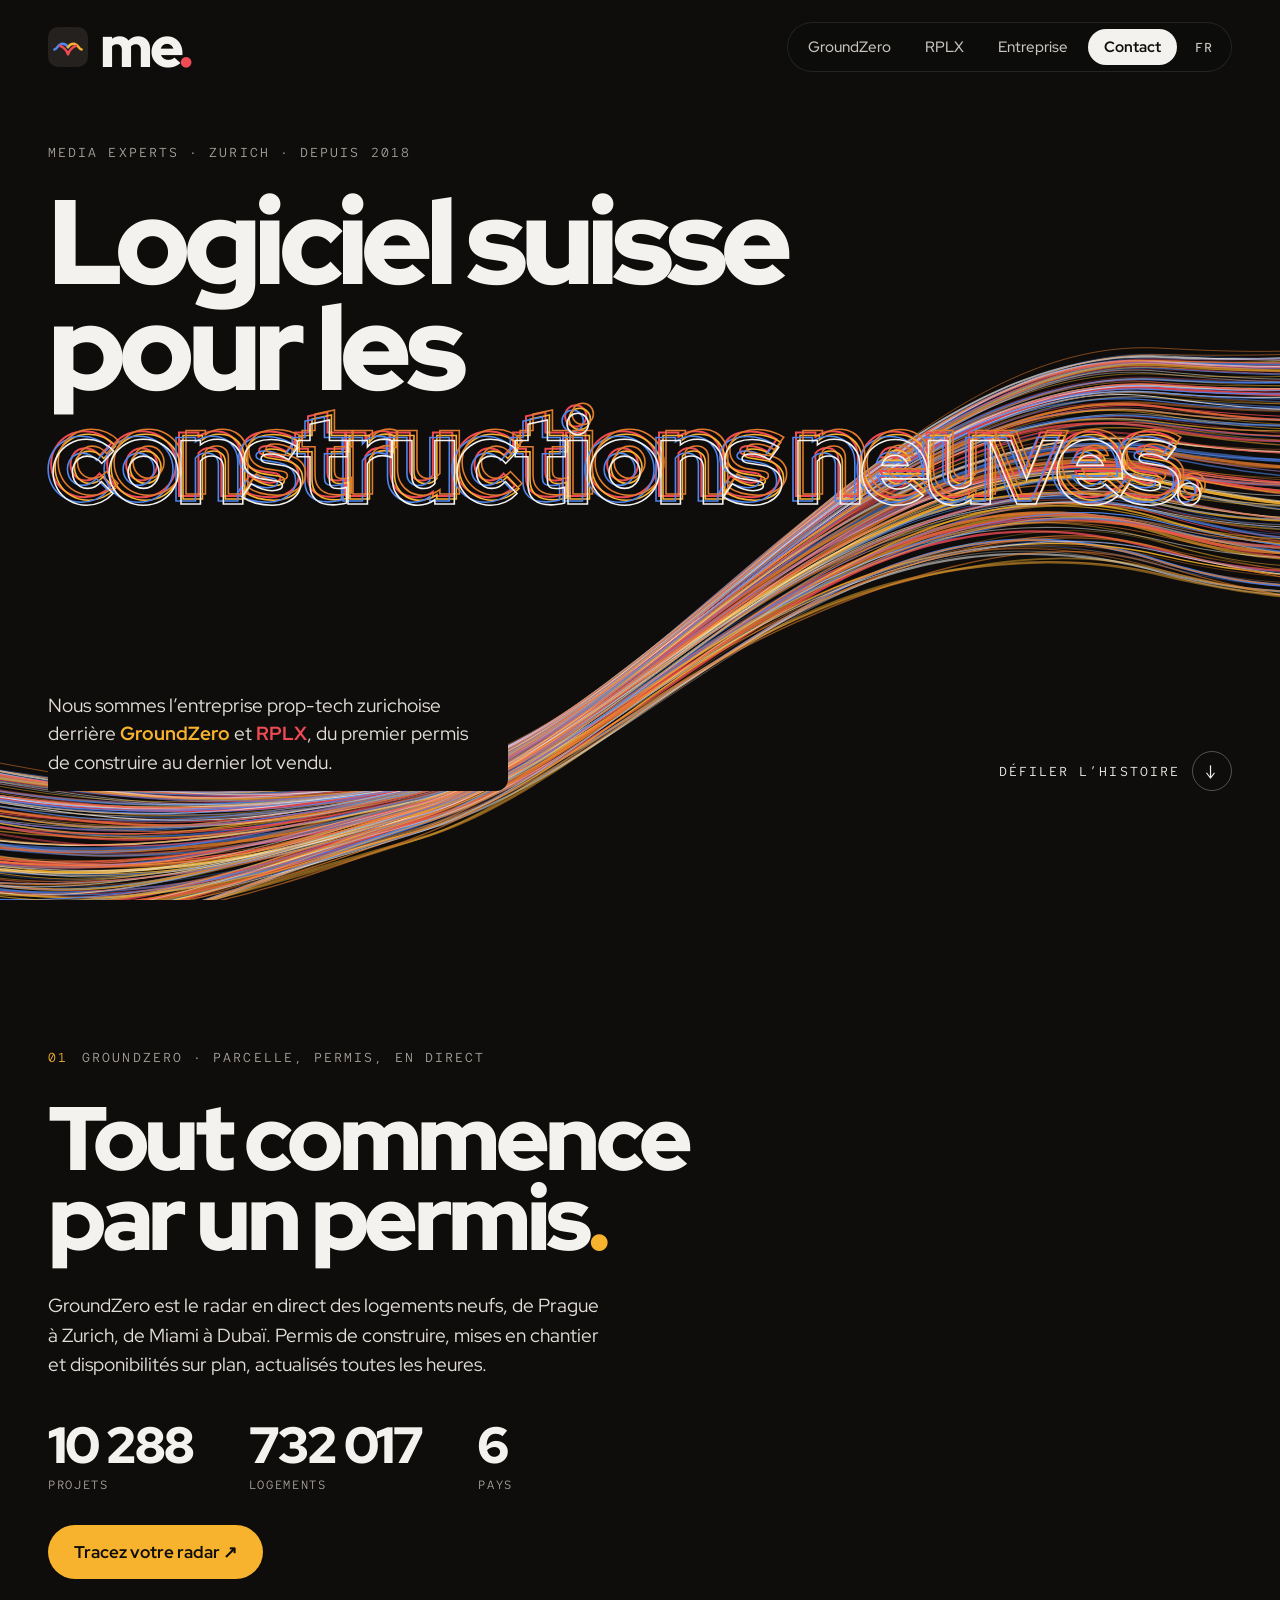
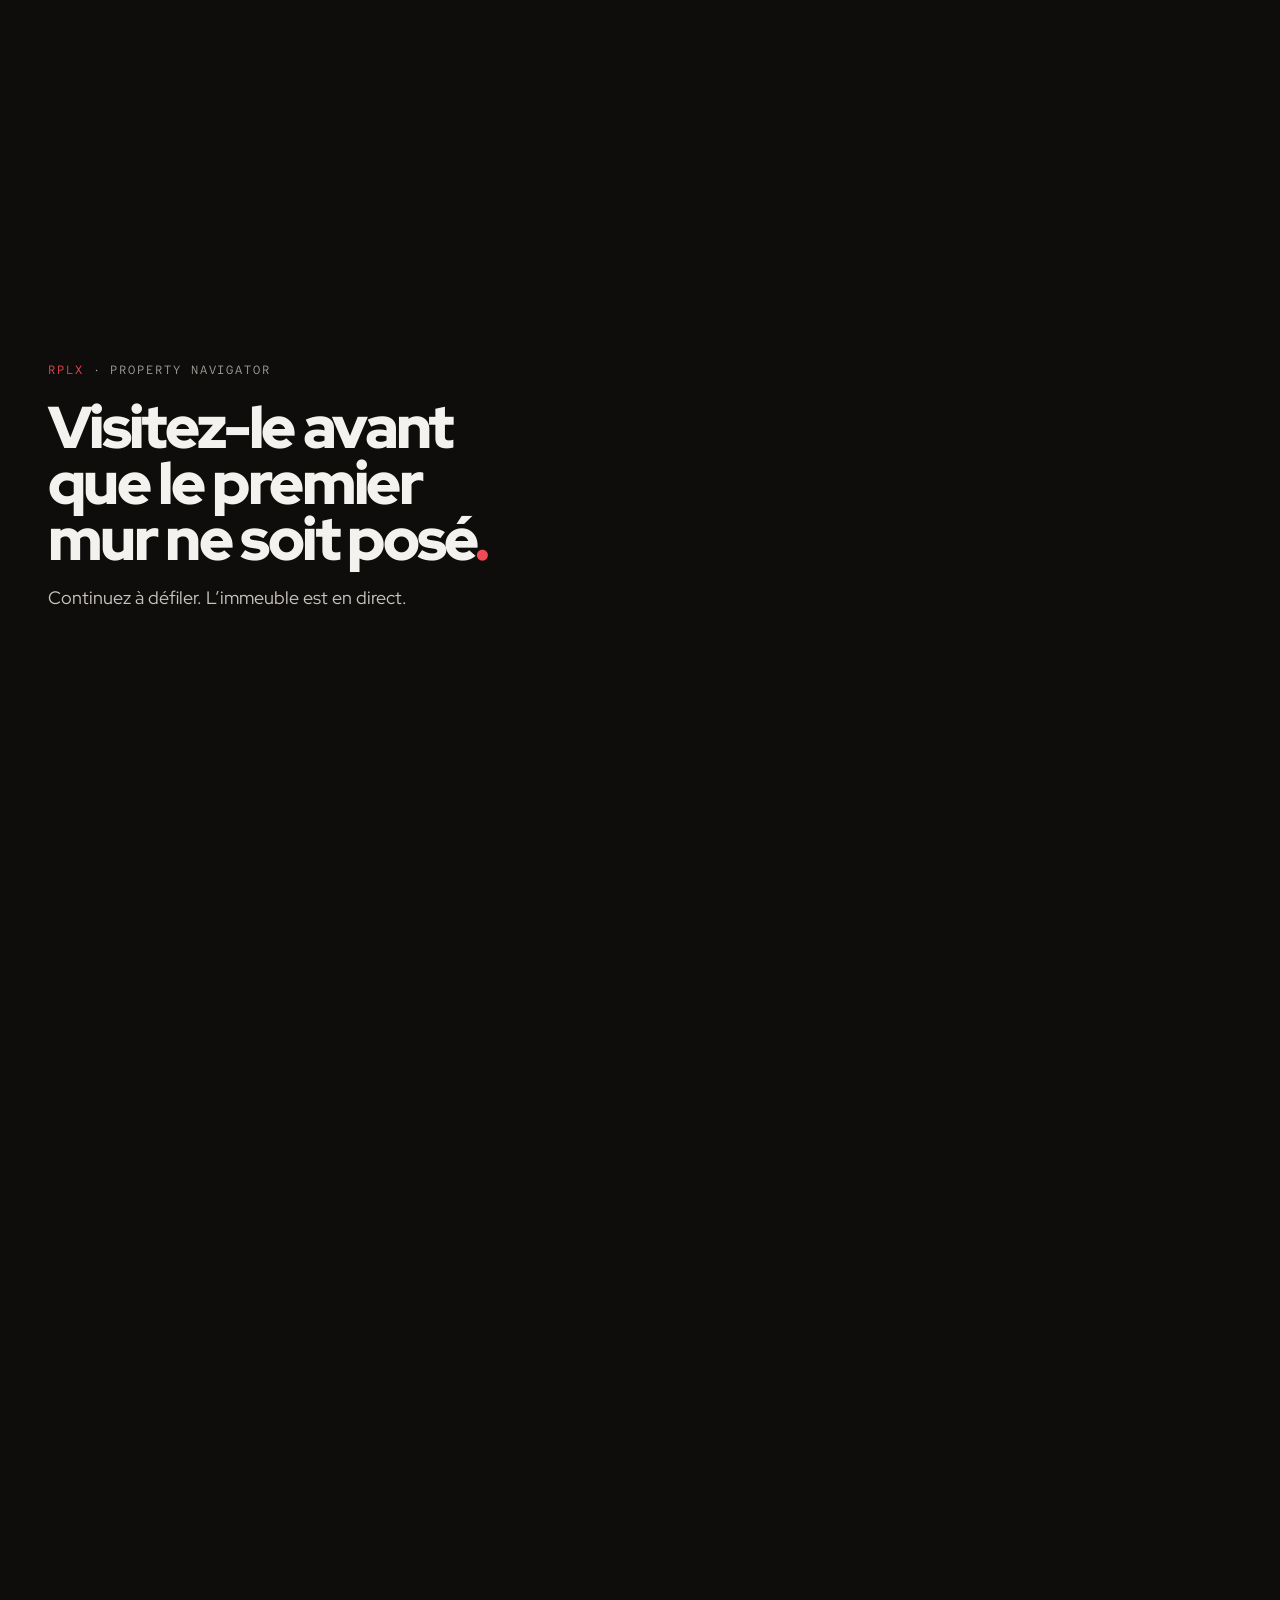
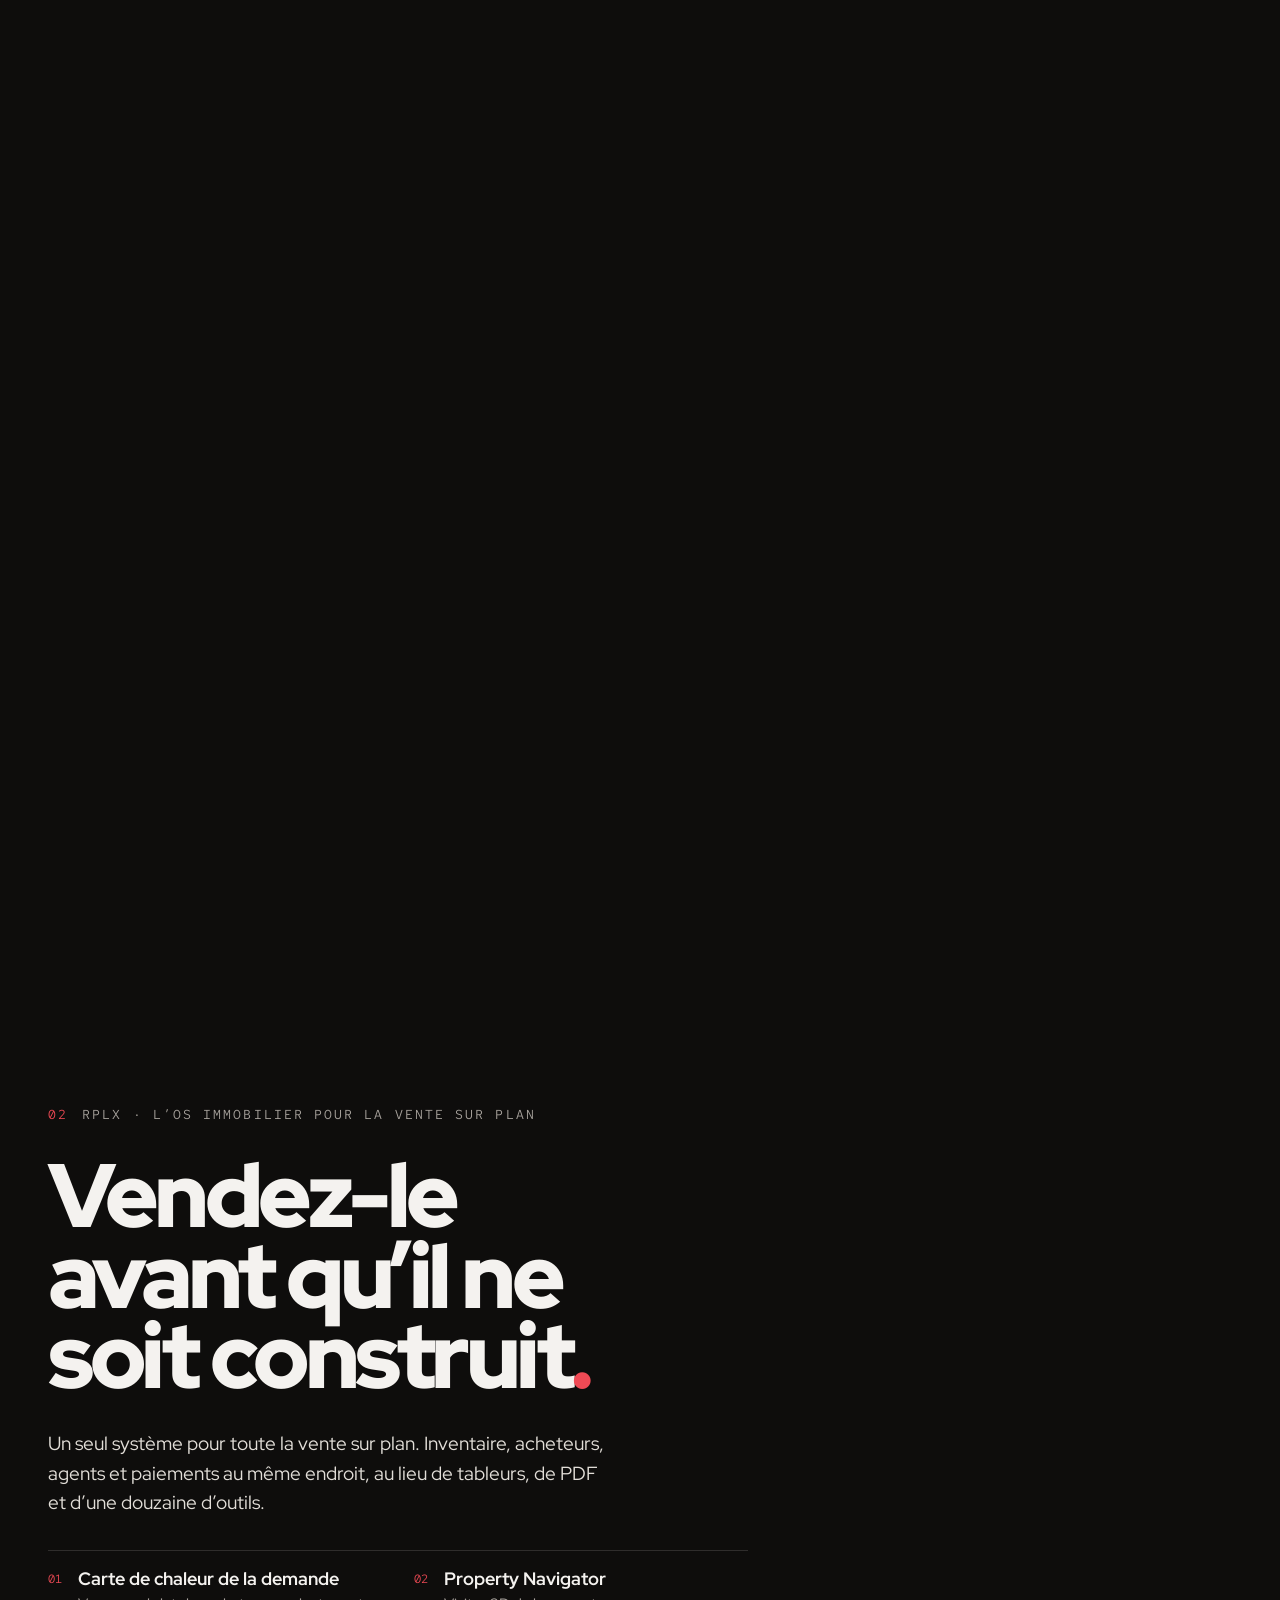
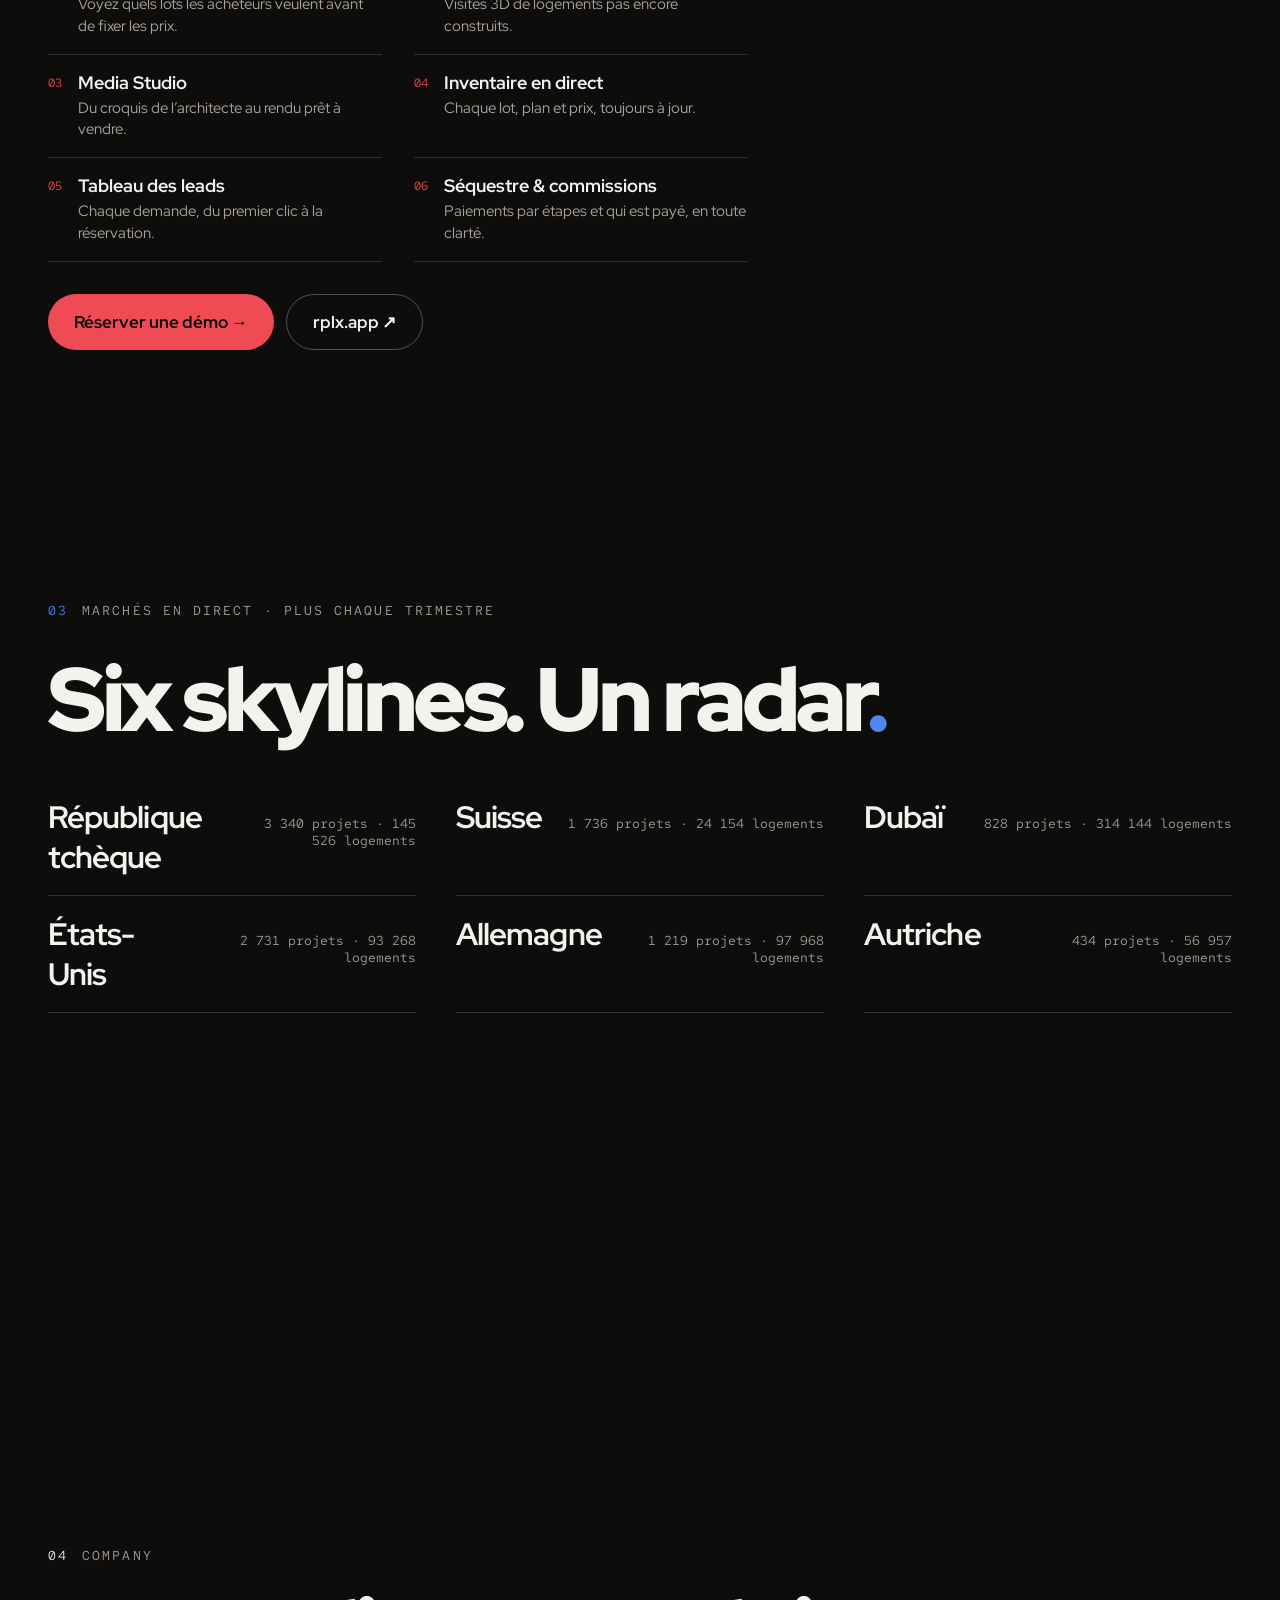
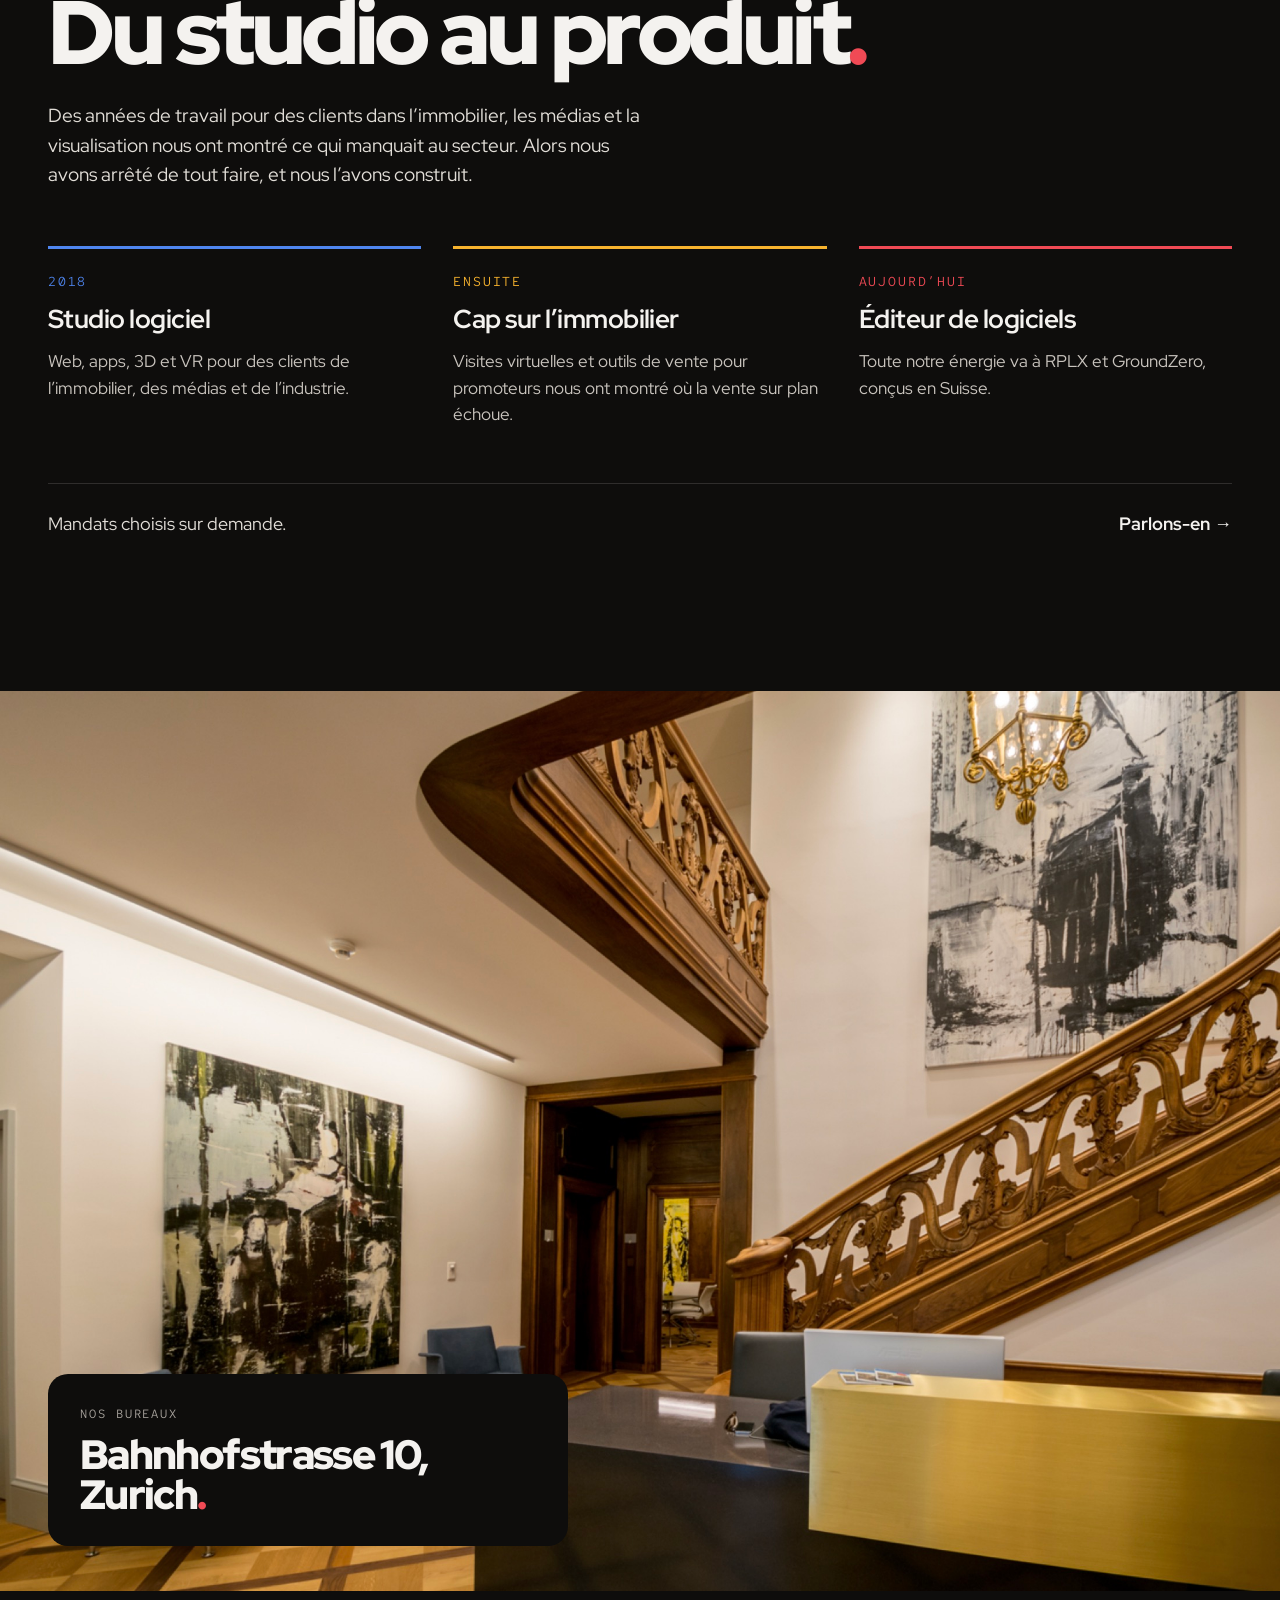
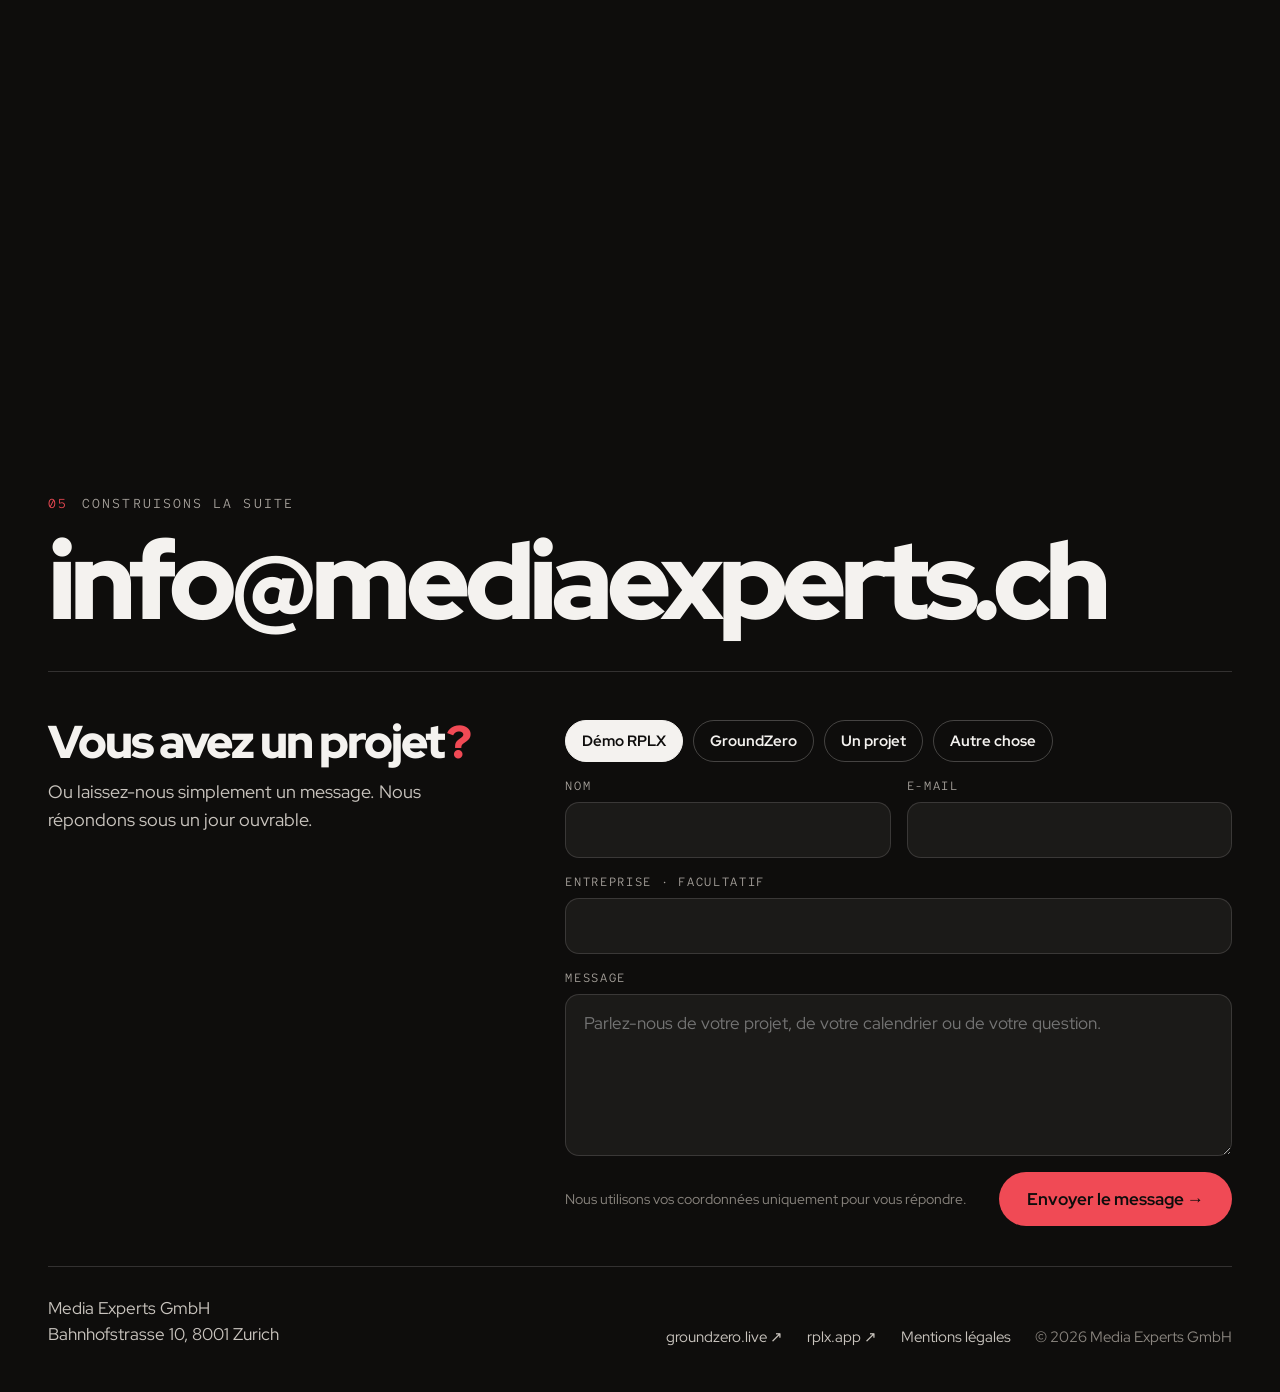
<file: site/fr/index.html>
<!doctype html>
<html lang="fr-CH">
<head>
<meta charset="utf-8">
<meta name="viewport" content="width=device-width, initial-scale=1">
<meta name="description" content="Media Experts GmbH est l’entreprise prop-tech zurichoise derrière GroundZero et RPLX, du premier permis de construire au dernier lot vendu.">
<meta name="theme-color" content="#0E0D0C">
<link rel="alternate" hreflang="en" href="https://mediaexperts.ch/">
<link rel="alternate" hreflang="de" href="https://mediaexperts.ch/de/">
<link rel="alternate" hreflang="fr" href="https://mediaexperts.ch/fr/">
<link rel="alternate" hreflang="it" href="https://mediaexperts.ch/it/">
<link rel="icon" href="../assets/favicon.svg" type="image/svg+xml">
<title>Media Experts — Logiciel suisse pour les constructions neuves</title>
<link rel="preconnect" href="https://fonts.googleapis.com">
<link href="https://fonts.googleapis.com/css2?family=Red+Hat+Display:wght@400;500;700;900&family=Red+Hat+Mono:wght@400;500&display=swap" rel="stylesheet">
<style>
html{scroll-behavior:smooth}
body{margin:0;background:#0E0D0C;color:#F4F2EF;font-family:'Red Hat Display',sans-serif;-webkit-font-smoothing:antialiased}
a{color:inherit;text-decoration:none}a:hover{color:#F04A55}
*{box-sizing:border-box}

.x1:hover{color:#F4F2EF !important}
.x2:hover{color:#F4F2EF !important}
.x3:hover{color:#F4F2EF !important}
.x4:hover{background:#F04A55 !important;color:#0E0D0C !important}
.x5:hover{background:#F4F2EF !important;color:#0E0D0C !important}
.x6:hover{background:rgba(240,74,85,.35) !important;border-color:#F04A55 !important}
.x7:hover{background:rgba(240,74,85,.35) !important;border-color:#F04A55 !important}
.x8:hover{background:rgba(240,74,85,.35) !important;border-color:#F04A55 !important}
.x9:hover{background:#F4F2EF !important;color:#0E0D0C !important}
.x10:hover{background:#F4F2EF !important;color:#0E0D0C !important}
.x11:hover{border-color:#F4F2EF !important;color:#F4F2EF !important}
.x12:hover{color:#F7B32E !important}
.x13:hover{color:#F7B32E !important}
.x14:hover{color:#F7B32E !important}
.x15:hover{color:#F7B32E !important}
.x16:hover{color:#F7B32E !important}
.x17:hover{color:#F7B32E !important}
.x18:hover{color:#F04A55 !important}
.x19:hover{color:#F04A55 !important}
.x20:hover{color:#F04A55 !important}
.x21:focus{border-color:#F04A55 !important}
.x22:focus{border-color:#F04A55 !important}
.x23:focus{border-color:#F04A55 !important}
.x24:focus{border-color:#F04A55 !important}
.x25:hover{background:#F4F2EF !important;color:#0E0D0C !important}
</style>
<link rel="stylesheet" href="../assets/me.css?v=4">
<script src="../assets/cinema-cables.js?v=2" defer></script>
<script src="../assets/app.js?v=2" defer></script>
<script src="../assets/gz.js?v=3" defer></script>
</head>
<body>
<me-cinema building-src="../assets/rplx/render-cutout.png" aria-hidden="true"></me-cinema>

<header style="position:fixed;top:0;left:0;right:0;z-index:30">
<div style="max-width:1440px;margin:0 auto;padding:22px clamp(20px,4vw,48px);display:flex;align-items:center;justify-content:space-between;gap:24px">
<a href="#top" aria-label="Accueil Media Experts" style="display:flex;align-items:center;gap:12px;color:#F4F2EF">
<div style="width:40px;height:40px;border-radius:10px;background:#24211F;display:flex;align-items:center;justify-content:center"><svg viewBox="-12 0 224 120" width="32" height="17" fill="none" stroke-linecap="round" stroke-linejoin="round" stroke-width="18"><path d="M4 74 C24 74 30 34 60 34 C80 34 93 46 100 58" stroke="#4F86F0"></path><path d="M196 74 C176 74 170 34 140 34 C120 34 107 46 100 58" stroke="#F7B32E"></path><path d="M44 48 C66 56 92 82 100 108 C108 82 134 56 156 48" stroke="#F04A55"></path></svg></div>
<div style="font-weight:900;font-size:57px;letter-spacing:-.05em;line-height:.72;text-box:trim-both cap alphabetic">me<span style="color:#F04A55">.</span></div>
</a>
<nav style="display:flex;align-items:center;gap:6px;padding:6px;border-radius:999px;background:rgba(14,13,12,.7);backdrop-filter:blur(14px);-webkit-backdrop-filter:blur(14px);border:1px solid rgba(244,242,239,.1);font-size:15px;font-weight:500">
<a href="#groundzero" style="padding:8px 14px;border-radius:999px;color:#C9C4BE" class="x1">GroundZero</a>
<a href="#rplx" style="padding:8px 14px;border-radius:999px;color:#C9C4BE" class="x2">RPLX</a>
<a href="#company" style="padding:8px 14px;border-radius:999px;color:#C9C4BE" class="x3">Entreprise</a>
<a href="#contact" style="padding:8px 16px;border-radius:999px;background:#F4F2EF;color:#0E0D0C;font-weight:700" class="x4">Contact</a>
<details class="langs"><summary aria-label="Langue">FR</summary><div><a href="../" hreflang="en">English</a><a href="../de/" hreflang="de">Deutsch</a><a href="../fr/" hreflang="fr" aria-current="true">Français</a><a href="../it/" hreflang="it">Italiano</a></div></details>
</nav>
</div>
</header>

<div id="chap" style="opacity:0;transition:opacity .3s;position:fixed;right:clamp(16px,3vw,40px);bottom:clamp(16px,3vw,36px);z-index:30;display:flex;align-items:center;gap:12px;padding:10px 16px;border-radius:999px;background:rgba(14,13,12,.75);backdrop-filter:blur(14px);-webkit-backdrop-filter:blur(14px);border:1px solid rgba(244,242,239,.1);font-family:'Red Hat Mono',monospace;font-size:12px;letter-spacing:.12em;color:#A8A39D" aria-hidden="true">
<span id="chap-num" style="color:#F04A55">00</span><span>/ 05</span><span id="chap-name" style="color:#F4F2EF">INTRO</span>
</div>

<main id="top" style="position:relative;z-index:1">

<section data-cable="flow" data-dim="1" data-chapter="00" data-name="INTRO" style="min-height:100vh;display:flex;flex-direction:column;justify-content:space-between;padding:clamp(120px,16vh,180px) clamp(20px,4vw,48px) clamp(32px,5vh,56px);max-width:1440px;margin:0 auto">
<div style="display:flex;flex-direction:column;gap:28px">
<div style="font-family:'Red Hat Mono',monospace;font-size:13px;letter-spacing:.16em;color:#A8A39D">MEDIA EXPERTS · ZURICH · DEPUIS 2018</div>
<h1 style="margin:0;position:relative;font-weight:900;font-size:clamp(56px,9.4vw,164px);line-height:.88;letter-spacing:-.055em;max-width:12ch;text-wrap:balance">Logiciel suisse pour les <span style="display:inline-grid;white-space:nowrap"><span style="grid-area:1/1;color:transparent;-webkit-text-stroke:2px #F04A55">constructions neuves.</span><span aria-hidden="true" style="grid-area:1/1;color:transparent;-webkit-text-stroke:1.6px #F7B32E;transform:translate(4px,3px)">constructions neuves.</span><span aria-hidden="true" style="grid-area:1/1;color:transparent;-webkit-text-stroke:1.6px #4F86F0;transform:translate(-3px,5px)">constructions neuves.</span><span aria-hidden="true" style="grid-area:1/1;color:transparent;-webkit-text-stroke:1.6px #E07A2C;transform:translate(7px,-2px)">constructions neuves.</span><span aria-hidden="true" style="grid-area:1/1;color:transparent;-webkit-text-stroke:1.6px #F4F2EF;transform:translate(2px,8px)">constructions neuves.</span></span></h1>
</div>
<div style="display:flex;flex-wrap:wrap;align-items:flex-end;justify-content:space-between;gap:28px;padding-bottom:64px">
<p style="margin:0;max-width:460px;background:#0E0D0C;padding:14px 18px 14px 0;border-radius:0 12px 12px 0;font-size:clamp(18px,1.5vw,21px);line-height:1.5;color:#E2DED8;text-wrap:pretty">Nous sommes l’entreprise prop-tech zurichoise derrière <b style="font-weight:700;color:#F7B32E">GroundZero</b> et <b style="font-weight:700;color:#F04A55">RPLX</b>, du premier permis de construire au dernier lot vendu.</p>
<a href="#groundzero" style="display:flex;align-items:center;gap:12px;font-family:'Red Hat Mono',monospace;font-size:13px;letter-spacing:.16em;color:#F4F2EF">DÉFILER L’HISTOIRE <span style="width:40px;height:40px;border-radius:50%;border:1px solid rgba(244,242,239,.3);display:flex;align-items:center;justify-content:center;font-family:'Red Hat Display',sans-serif;font-size:18px">↓</span></a>
</div>
</section>

<section id="groundzero" data-cable="ground" data-dim="1" data-chapter="01" data-name="GROUNDZERO" style="min-height:100vh;display:flex;align-items:center;padding:clamp(120px,14vh,160px) clamp(20px,4vw,48px) clamp(140px,22vh,220px);max-width:1440px;margin:0 auto">
<div style="display:flex;flex-direction:column;gap:32px;max-width:760px">
<div style="display:flex;flex-wrap:wrap;align-items:center;gap:14px;font-family:'Red Hat Mono',monospace;font-size:13px;letter-spacing:.16em;color:#A8A39D"><span style="color:#F7B32E">01</span>GROUNDZERO · PARCELLE, PERMIS, EN DIRECT</div>
<h2 style="margin:0;font-weight:900;font-size:clamp(48px,7vw,116px);line-height:.9;letter-spacing:-.05em;text-wrap:balance">Tout commence par un permis<span style="color:#F7B32E">.</span></h2>
<p style="margin:0;max-width:560px;font-size:clamp(18px,1.5vw,21px);line-height:1.55;color:#E2DED8;text-wrap:pretty">GroundZero est le radar en direct des logements neufs, de Prague à Zurich, de Miami à Dubaï. Permis de construire, mises en chantier et disponibilités sur plan, actualisés toutes les heures.</p>
<div style="display:flex;flex-wrap:wrap;gap:20px 56px;padding-top:8px">
<div style="display:flex;flex-direction:column;gap:6px"><div data-gz="permits" style="font-weight:900;font-size:clamp(36px,4vw,60px);letter-spacing:-.04em;line-height:1">10 288</div><div style="font-family:'Red Hat Mono',monospace;font-size:12px;letter-spacing:.14em;color:#A8A39D">PROJETS</div></div>
<div style="display:flex;flex-direction:column;gap:6px"><div data-gz="units" style="font-weight:900;font-size:clamp(36px,4vw,60px);letter-spacing:-.04em;line-height:1">732 017</div><div style="font-family:'Red Hat Mono',monospace;font-size:12px;letter-spacing:.14em;color:#A8A39D">LOGEMENTS</div></div>
<div style="display:flex;flex-direction:column;gap:6px"><div data-gz="countries" style="font-weight:900;font-size:clamp(36px,4vw,60px);letter-spacing:-.04em;line-height:1">6</div><div style="font-family:'Red Hat Mono',monospace;font-size:12px;letter-spacing:.14em;color:#A8A39D">PAYS</div></div>
</div>
<a href="https://groundzero.live" target="_blank" rel="noopener" style="align-self:flex-start;display:flex;align-items:center;gap:10px;background:#F7B32E;color:#0E0D0C;padding:16px 26px;border-radius:999px;font-weight:700;font-size:17px" class="x5">Tracez votre radar ↗</a>
</div>
</section>

<section id="navigator" aria-label="RPLX Property Navigator" data-cable="building" data-dim="1" data-morph=".93" data-chapter="02" data-name="PROPERTY NAVIGATOR" style="position:relative;height:620vh">
<div style="position:sticky;top:0;height:100vh;overflow:hidden">

<div data-cable-target="" style="position:absolute;right:clamp(0px,5vw,100px);bottom:0;width:min(75vh,100vw);aspect-ratio:880/1100;transform:scale(1);transform-origin:42% 43%" id="bld">
<button class="hot x6" data-i="0" aria-label="Lot A-4.02" style="position:absolute;left:24%;top:39%;width:37%;height:8%;border-radius:8px;border:2px solid #7FD46B;background:rgba(127,212,107,.22);cursor:pointer;opacity:0;padding:0;transition:background .2s,border-color .2s" >
<span style="position:absolute;left:0;top:-30px;font-family:'Red Hat Mono',monospace;font-size:11px;letter-spacing:.1em;background:#0E0D0C;color:#F4F2EF;padding:4px 8px;border-radius:999px;white-space:nowrap">A-4.02 · DISPONIBLE</span>
</button>
<button class="hot x7" data-i="1" aria-label="Lot A-3.02" style="position:absolute;left:24%;top:49%;width:37%;height:7.5%;border-radius:8px;border:2px solid #7FD46B;background:rgba(127,212,107,.22);cursor:pointer;opacity:0;padding:0;transition:background .2s,border-color .2s" >
<span style="position:absolute;left:0;top:-30px;font-family:'Red Hat Mono',monospace;font-size:11px;letter-spacing:.1em;background:#0E0D0C;color:#F4F2EF;padding:4px 8px;border-radius:999px;white-space:nowrap">A-3.02 · DISPONIBLE</span>
</button>
<button class="hot x8" data-i="2" aria-label="Lot B-2.05" style="position:absolute;left:64%;top:62%;width:29%;height:8%;border-radius:8px;border:2px solid #F7B32E;background:rgba(247,179,46,.22);cursor:pointer;opacity:0;padding:0;transition:background .2s,border-color .2s" >
<span style="position:absolute;left:0;top:-30px;font-family:'Red Hat Mono',monospace;font-size:11px;letter-spacing:.1em;background:#0E0D0C;color:#F4F2EF;padding:4px 8px;border-radius:999px;white-space:nowrap">B-2.05 · LISTE D’ATTENTE</span>
</button>
</div>

<div style="position:absolute;left:clamp(20px,4vw,48px);top:clamp(110px,16vh,170px);max-width:min(560px,calc(100vw - 40px));display:flex;flex-direction:column;gap:22px;background:#0E0D0C;border-radius:0 20px 20px 0;padding:18px 22px 22px 0">
<div style="font-family:'Red Hat Mono',monospace;font-size:12px;letter-spacing:.16em;color:#A8A39D"><span style="color:#F04A55">RPLX</span> · PROPERTY NAVIGATOR</div>
<div id="ph-intro">
<div style="display:flex;flex-direction:column;gap:16px"><div style="font-weight:900;font-size:clamp(36px,4.6vw,72px);line-height:.95;letter-spacing:-.045em;text-wrap:balance">Visitez-le avant que le premier mur ne soit posé<span style="color:#F04A55">.</span></div><div style="font-size:18px;line-height:1.5;color:#C9C4BE">Continuez à défiler. L’immeuble est en direct.</div></div>
</div>
<div id="ph-pick" hidden>
<div style="display:flex;flex-direction:column;gap:16px"><div style="font-weight:900;font-size:clamp(36px,4.6vw,72px);line-height:.95;letter-spacing:-.045em">Choisissez un lot<span style="color:#F04A55">.</span></div><div style="font-size:18px;line-height:1.5;color:#C9C4BE;text-wrap:pretty">Chaque lot est en direct : plan, statut et prix. Touchez-en un sur l’immeuble.</div></div>
</div>
<div id="ph-steps" hidden>
<div style="display:flex;flex-direction:column;gap:22px">
<div style="font-weight:900;font-size:clamp(32px,3.8vw,60px);line-height:.95;letter-spacing:-.045em">Du clic à la réservation<span style="color:#F04A55">.</span></div>
<div style="display:flex;flex-direction:column">
<div id="steps">
<div class="step" style="display:flex;align-items:center;gap:14px;padding:10px 0;color:#6A6560;transition:color .3s">
<span class="mk" style="width:28px;height:28px;border-radius:50%;border:2px solid #3A3633;background:transparent;color:#0E0D0C;display:flex;align-items:center;justify-content:center;font-family:'Red Hat Mono',monospace;font-size:12px;font-weight:500;flex:none;transition:all .3s">1</span>
<span style="font-weight:700;font-size:18px">Lot sélectionné</span>
</div>
<div class="step" style="display:flex;align-items:center;gap:14px;padding:10px 0;color:#6A6560;transition:color .3s">
<span class="mk" style="width:28px;height:28px;border-radius:50%;border:2px solid #3A3633;background:transparent;color:#0E0D0C;display:flex;align-items:center;justify-content:center;font-family:'Red Hat Mono',monospace;font-size:12px;font-weight:500;flex:none;transition:all .3s">2</span>
<span style="font-weight:700;font-size:18px">Visite 3D effectuée</span>
</div>
<div class="step" style="display:flex;align-items:center;gap:14px;padding:10px 0;color:#6A6560;transition:color .3s">
<span class="mk" style="width:28px;height:28px;border-radius:50%;border:2px solid #3A3633;background:transparent;color:#0E0D0C;display:flex;align-items:center;justify-content:center;font-family:'Red Hat Mono',monospace;font-size:12px;font-weight:500;flex:none;transition:all .3s">3</span>
<span style="font-weight:700;font-size:18px">Coordonnées de l’acheteur</span>
</div>
<div class="step" style="display:flex;align-items:center;gap:14px;padding:10px 0;color:#6A6560;transition:color .3s">
<span class="mk" style="width:28px;height:28px;border-radius:50%;border:2px solid #3A3633;background:transparent;color:#0E0D0C;display:flex;align-items:center;justify-content:center;font-family:'Red Hat Mono',monospace;font-size:12px;font-weight:500;flex:none;transition:all .3s">4</span>
<span style="font-weight:700;font-size:18px">Acompte sous séquestre</span>
</div>
<div class="step" style="display:flex;align-items:center;gap:14px;padding:10px 0;color:#6A6560;transition:color .3s">
<span class="mk" style="width:28px;height:28px;border-radius:50%;border:2px solid #3A3633;background:transparent;color:#0E0D0C;display:flex;align-items:center;justify-content:center;font-family:'Red Hat Mono',monospace;font-size:12px;font-weight:500;flex:none;transition:all .3s">5</span>
<span style="font-weight:700;font-size:18px">Réservé</span>
</div>
</div>
</div>
</div>
</div>
</div>

<div style="position:absolute;right:clamp(16px,4vw,64px);bottom:clamp(20px,6vh,64px);width:min(420px,calc(100vw - 32px));background:#0E0D0C;border:1px solid rgba(244,242,239,.14);border-radius:24px;padding:26px;display:flex;flex-direction:column;gap:20px;box-shadow:0 30px 80px rgba(0,0,0,.5);opacity:0;transform:translateY(40px);pointer-events:none" id="card" data-l-available="DISPONIBLE" data-l-waitlist="LISTE D’ATTENTE" data-l-reserved="RÉSERVÉ">
<div style="display:flex;justify-content:space-between;align-items:center">
<div style="display:flex;flex-direction:column;gap:4px"><div style="font-family:'Red Hat Mono',monospace;font-size:12px;letter-spacing:.14em;color:#A8A39D">LOT</div><div style="font-weight:900;font-size:34px;letter-spacing:-.03em;line-height:1"><span class="u-id">A-4.02</span></div></div>
<div style="font-family:'Red Hat Mono',monospace;font-size:12px;letter-spacing:.1em;padding:6px 10px;border-radius:999px;background:#7FD46B;color:#0E0D0C" id="u-status">DISPONIBLE</div>
</div>
<div style="display:flex;gap:4px">
<div class="bar" style="flex:1;height:4px;border-radius:2px;background:#3A3633;transition:background .3s"></div><div class="bar" style="flex:1;height:4px;border-radius:2px;background:#3A3633;transition:background .3s"></div><div class="bar" style="flex:1;height:4px;border-radius:2px;background:#3A3633;transition:background .3s"></div><div class="bar" style="flex:1;height:4px;border-radius:2px;background:#3A3633;transition:background .3s"></div><div class="bar" style="flex:1;height:4px;border-radius:2px;background:#3A3633;transition:background .3s"></div>
</div>

<div id="st1">
<div style="display:grid;grid-template-columns:1fr 1fr;gap:14px 20px">
<div style="display:flex;flex-direction:column;gap:2px"><span style="font-family:'Red Hat Mono',monospace;font-size:11px;letter-spacing:.12em;color:#A8A39D">PIÈCES</span><b style="font-size:20px"><span class="u-rooms"></span></b></div>
<div style="display:flex;flex-direction:column;gap:2px"><span style="font-family:'Red Hat Mono',monospace;font-size:11px;letter-spacing:.12em;color:#A8A39D">SURFACE HABITABLE</span><b style="font-size:20px"><span class="u-area"></span></b></div>
<div style="display:flex;flex-direction:column;gap:2px"><span style="font-family:'Red Hat Mono',monospace;font-size:11px;letter-spacing:.12em;color:#A8A39D">BALCON</span><b style="font-size:20px"><span class="u-balcony"></span></b></div>
<div style="display:flex;flex-direction:column;gap:2px"><span style="font-family:'Red Hat Mono',monospace;font-size:11px;letter-spacing:.12em;color:#A8A39D">ÉTAGE · ORIENTATION</span><b style="font-size:20px"><span class="u-floor"></span></b></div>
<div style="grid-column:1/-1;display:flex;justify-content:space-between;align-items:baseline;border-top:1px solid rgba(244,242,239,.14);padding-top:14px"><span style="font-size:15px;color:#A8A39D">Prix</span><b style="font-size:24px;letter-spacing:-.02em"><span class="u-price"></span></b></div>
</div>
</div>
<div id="st2" hidden>
<div style="display:flex;flex-direction:column;gap:12px">
<div class="walk" role="img" aria-label="Visite 3D du lot : séjour et coin repas">
<img src="../assets/rplx/tour.jpg" alt="" class="w1">
<img src="../assets/rplx/tour-2.jpg" alt="" class="w2">
<span class="walk-tag">● 3D</span>
<img src="../assets/rplx/floorplan.jpg" alt="" class="walk-plan">
</div>
<div style="display:flex;justify-content:space-between;font-size:15px"><span style="color:#C9C4BE">Visite 3D</span><b style="color:#7FD46B">Vue ✓</b></div>
</div>
</div>
<div id="st3" hidden>
<div style="display:flex;flex-direction:column;gap:10px">
<div style="display:flex;flex-direction:column;gap:4px;background:#1B1A18;border-radius:12px;padding:12px 14px"><span style="font-family:'Red Hat Mono',monospace;font-size:11px;letter-spacing:.12em;color:#A8A39D">ACHETEUSE</span><b style="font-size:17px">Anna Keller</b></div>
<div style="display:flex;flex-direction:column;gap:4px;background:#1B1A18;border-radius:12px;padding:12px 14px"><span style="font-family:'Red Hat Mono',monospace;font-size:11px;letter-spacing:.12em;color:#A8A39D">E-MAIL</span><b style="font-size:17px">anna.keller@example.ch</b></div>
<div style="display:flex;justify-content:space-between;align-items:center;background:#1B1A18;border-radius:12px;padding:12px 14px"><span style="font-size:15px;color:#C9C4BE">Financement</span><b style="font-size:15px;color:#7FD46B">Pré-approuvé ✓</b></div>
</div>
</div>
<div id="st4" hidden>
<div style="display:flex;flex-direction:column;gap:16px">
<div style="display:flex;justify-content:space-between;align-items:baseline"><span style="font-size:15px;color:#C9C4BE">M1 · Acompte de réservation 10 %</span><b style="font-size:20px"><span class="u-deposit"></span></b></div>
<div style="display:flex;align-items:center">
<div style="width:34px;height:34px;border-radius:50%;background:#F04A55;color:#0E0D0C;display:flex;align-items:center;justify-content:center;font-family:'Red Hat Mono',monospace;font-size:11px">M1</div><div style="flex:1;height:3px;background:#3A3633"></div>
<div style="width:34px;height:34px;border-radius:50%;border:2px solid #3A3633;color:#A8A39D;display:flex;align-items:center;justify-content:center;font-family:'Red Hat Mono',monospace;font-size:11px">M2</div><div style="flex:1;height:3px;background:#3A3633"></div>
<div style="width:34px;height:34px;border-radius:50%;border:2px solid #3A3633;color:#A8A39D;display:flex;align-items:center;justify-content:center;font-family:'Red Hat Mono',monospace;font-size:11px">M3</div><div style="flex:1;height:3px;background:#3A3633"></div>
<div style="width:34px;height:34px;border-radius:50%;border:2px solid #3A3633;color:#A8A39D;display:flex;align-items:center;justify-content:center;font-family:'Red Hat Mono',monospace;font-size:11px">M4</div>
</div>
<div style="font-size:15px;color:#7FD46B">Sécurisé sous séquestre ✓</div>
</div>
</div>
<div id="st5" hidden>
<div style="display:flex;flex-direction:column;align-items:flex-start;gap:14px">
<div style="width:56px;height:56px;border-radius:50%;background:#F04A55;color:#0E0D0C;display:flex;align-items:center;justify-content:center;font-size:28px;font-weight:900">✓</div>
<div style="font-weight:900;font-size:28px;letter-spacing:-.03em;line-height:1.05"><span class="u-id">A-4.02</span> est réservé pour Anna.</div>
<div style="font-size:15px;line-height:1.5;color:#C9C4BE">Rien n’est encore construit. La vente, si.</div>
<a href="mailto:info@mediaexperts.ch?subject=RPLX%20demo" style="display:flex;align-items:center;gap:10px;background:#F04A55;color:#0E0D0C;padding:12px 20px;border-radius:999px;font-weight:700;font-size:15px" class="x9">Réserver une démo →</a>
</div>
</div>
</div>

</div>
</section>

<section id="rplx" data-cable="tower" data-dim=".9" data-chapter="02" data-name="RPLX" style="min-height:100vh;display:flex;align-items:center;padding:clamp(120px,14vh,160px) clamp(20px,4vw,48px);max-width:1440px;margin:0 auto">
<div style="display:flex;flex-direction:column;gap:32px;max-width:700px">
<div style="display:flex;flex-wrap:wrap;align-items:center;gap:14px;font-family:'Red Hat Mono',monospace;font-size:13px;letter-spacing:.16em;color:#A8A39D"><span style="color:#F04A55">02</span>RPLX · L’OS IMMOBILIER POUR LA VENTE SUR PLAN</div>
<h2 style="margin:0;font-weight:900;font-size:clamp(48px,7vw,116px);line-height:.9;letter-spacing:-.05em;text-wrap:balance">Vendez-le avant qu’il ne soit construit<span style="color:#F04A55">.</span></h2>
<p style="margin:0;max-width:560px;font-size:clamp(18px,1.5vw,21px);line-height:1.55;color:#E2DED8;text-wrap:pretty">Un seul système pour toute la vente sur plan. Inventaire, acheteurs, agents et paiements au même endroit, au lieu de tableurs, de PDF et d’une douzaine d’outils.</p>
<div style="display:grid;grid-template-columns:repeat(auto-fill,minmax(260px,1fr));column-gap:32px;border-top:1px solid rgba(244,242,239,.14)">
<div style="display:flex;gap:16px;padding:16px 0;border-bottom:1px solid rgba(244,242,239,.14)">
<span style="font-family:'Red Hat Mono',monospace;font-size:12px;color:#F04A55;padding-top:4px">01</span>
<div style="display:flex;flex-direction:column;gap:4px"><b style="font-weight:700;font-size:18px">Carte de chaleur de la demande</b><span style="font-size:15px;line-height:1.45;color:#A8A39D">Voyez quels lots les acheteurs veulent avant de fixer les prix.</span></div>
</div>
<div style="display:flex;gap:16px;padding:16px 0;border-bottom:1px solid rgba(244,242,239,.14)">
<span style="font-family:'Red Hat Mono',monospace;font-size:12px;color:#F04A55;padding-top:4px">02</span>
<div style="display:flex;flex-direction:column;gap:4px"><b style="font-weight:700;font-size:18px">Property Navigator</b><span style="font-size:15px;line-height:1.45;color:#A8A39D">Visites 3D de logements pas encore construits.</span></div>
</div>
<div style="display:flex;gap:16px;padding:16px 0;border-bottom:1px solid rgba(244,242,239,.14)">
<span style="font-family:'Red Hat Mono',monospace;font-size:12px;color:#F04A55;padding-top:4px">03</span>
<div style="display:flex;flex-direction:column;gap:4px"><b style="font-weight:700;font-size:18px">Media Studio</b><span style="font-size:15px;line-height:1.45;color:#A8A39D">Du croquis de l’architecte au rendu prêt à vendre.</span></div>
</div>
<div style="display:flex;gap:16px;padding:16px 0;border-bottom:1px solid rgba(244,242,239,.14)">
<span style="font-family:'Red Hat Mono',monospace;font-size:12px;color:#F04A55;padding-top:4px">04</span>
<div style="display:flex;flex-direction:column;gap:4px"><b style="font-weight:700;font-size:18px">Inventaire en direct</b><span style="font-size:15px;line-height:1.45;color:#A8A39D">Chaque lot, plan et prix, toujours à jour.</span></div>
</div>
<div style="display:flex;gap:16px;padding:16px 0;border-bottom:1px solid rgba(244,242,239,.14)">
<span style="font-family:'Red Hat Mono',monospace;font-size:12px;color:#F04A55;padding-top:4px">05</span>
<div style="display:flex;flex-direction:column;gap:4px"><b style="font-weight:700;font-size:18px">Tableau des leads</b><span style="font-size:15px;line-height:1.45;color:#A8A39D">Chaque demande, du premier clic à la réservation.</span></div>
</div>
<div style="display:flex;gap:16px;padding:16px 0;border-bottom:1px solid rgba(244,242,239,.14)">
<span style="font-family:'Red Hat Mono',monospace;font-size:12px;color:#F04A55;padding-top:4px">06</span>
<div style="display:flex;flex-direction:column;gap:4px"><b style="font-weight:700;font-size:18px">Séquestre &amp; commissions</b><span style="font-size:15px;line-height:1.45;color:#A8A39D">Paiements par étapes et qui est payé, en toute clarté.</span></div>
</div>
</div>
<div style="display:flex;flex-wrap:wrap;gap:12px">
<a href="mailto:info@mediaexperts.ch?subject=RPLX%20demo" style="display:flex;align-items:center;gap:10px;background:#F04A55;color:#0E0D0C;padding:16px 26px;border-radius:999px;font-weight:700;font-size:17px" class="x10">Réserver une démo →</a>
<a href="https://www.rplx.app" target="_blank" rel="noopener" style="display:flex;align-items:center;padding:16px 26px;border-radius:999px;font-weight:700;font-size:17px;border:1px solid rgba(244,242,239,.3);color:#F4F2EF" class="x11">rplx.app ↗</a>
</div>
</div>
</section>

<section data-cable="skyline" data-dim=".85" data-chapter="03" data-name="MARCHÉS" style="min-height:100vh;display:flex;flex-direction:column;gap:40px;padding:clamp(120px,14vh,160px) clamp(20px,4vw,48px) clamp(200px,42vh,420px);max-width:1440px;margin:0 auto">
<div style="display:flex;flex-wrap:wrap;align-items:center;gap:14px;font-family:'Red Hat Mono',monospace;font-size:13px;letter-spacing:.16em;color:#A8A39D"><span style="color:#4F86F0">03</span>MARCHÉS EN DIRECT · PLUS CHAQUE TRIMESTRE</div>
<h2 style="margin:0;font-weight:900;font-size:clamp(48px,7vw,116px);line-height:.9;letter-spacing:-.05em;text-wrap:balance"><span data-gz="count-word">Six</span> skylines. Un radar<span style="color:#4F86F0">.</span></h2>
<div id="gz-markets" data-l-projects="projets" data-l-units="logements" style="display:grid;grid-template-columns:repeat(auto-fill,minmax(300px,1fr));column-gap:40px">
<a href="https://groundzero.live" target="_blank" rel="noopener" style="display:flex;align-items:baseline;justify-content:space-between;gap:16px;padding:18px 0;border-bottom:1px solid rgba(244,242,239,.16);color:#F4F2EF" class="x12">
<span style="font-weight:700;font-size:clamp(24px,2.4vw,34px);letter-spacing:-.03em">République tchèque</span>
<span style="font-family:'Red Hat Mono',monospace;font-size:13px;color:#A8A39D;text-align:right">3 340 projets · 145 526 logements</span>
</a>
<a href="https://groundzero.live" target="_blank" rel="noopener" style="display:flex;align-items:baseline;justify-content:space-between;gap:16px;padding:18px 0;border-bottom:1px solid rgba(244,242,239,.16);color:#F4F2EF" class="x13">
<span style="font-weight:700;font-size:clamp(24px,2.4vw,34px);letter-spacing:-.03em">Suisse</span>
<span style="font-family:'Red Hat Mono',monospace;font-size:13px;color:#A8A39D;text-align:right">1 736 projets · 24 154 logements</span>
</a>
<a href="https://groundzero.live" target="_blank" rel="noopener" style="display:flex;align-items:baseline;justify-content:space-between;gap:16px;padding:18px 0;border-bottom:1px solid rgba(244,242,239,.16);color:#F4F2EF" class="x14">
<span style="font-weight:700;font-size:clamp(24px,2.4vw,34px);letter-spacing:-.03em">Dubaï</span>
<span style="font-family:'Red Hat Mono',monospace;font-size:13px;color:#A8A39D;text-align:right">828 projets · 314 144 logements</span>
</a>
<a href="https://groundzero.live" target="_blank" rel="noopener" style="display:flex;align-items:baseline;justify-content:space-between;gap:16px;padding:18px 0;border-bottom:1px solid rgba(244,242,239,.16);color:#F4F2EF" class="x15">
<span style="font-weight:700;font-size:clamp(24px,2.4vw,34px);letter-spacing:-.03em">États-Unis</span>
<span style="font-family:'Red Hat Mono',monospace;font-size:13px;color:#A8A39D;text-align:right">2 731 projets · 93 268 logements</span>
</a>
<a href="https://groundzero.live" target="_blank" rel="noopener" style="display:flex;align-items:baseline;justify-content:space-between;gap:16px;padding:18px 0;border-bottom:1px solid rgba(244,242,239,.16);color:#F4F2EF" class="x16">
<span style="font-weight:700;font-size:clamp(24px,2.4vw,34px);letter-spacing:-.03em">Allemagne</span>
<span style="font-family:'Red Hat Mono',monospace;font-size:13px;color:#A8A39D;text-align:right">1 219 projets · 97 968 logements</span>
</a>
<a href="https://groundzero.live" target="_blank" rel="noopener" style="display:flex;align-items:baseline;justify-content:space-between;gap:16px;padding:18px 0;border-bottom:1px solid rgba(244,242,239,.16);color:#F4F2EF" class="x17">
<span style="font-weight:700;font-size:clamp(24px,2.4vw,34px);letter-spacing:-.03em">Autriche</span>
<span style="font-family:'Red Hat Mono',monospace;font-size:13px;color:#A8A39D;text-align:right">434 projets · 56 957 logements</span>
</a>
</div>
</section>

<section id="company" data-cable="flow" data-dim=".4" data-chapter="04" data-name="ENTREPRISE" style="min-height:100vh;display:flex;flex-direction:column;justify-content:center;gap:56px;padding:clamp(120px,14vh,160px) clamp(20px,4vw,48px);max-width:1440px;margin:0 auto">
<div style="display:flex;flex-direction:column;gap:28px;max-width:900px">
<div style="display:flex;flex-wrap:wrap;align-items:center;gap:14px;font-family:'Red Hat Mono',monospace;font-size:13px;letter-spacing:.16em;color:#A8A39D"><span style="color:#F4F2EF">04</span>COMPANY</div>
<h2 style="margin:0;font-weight:900;font-size:clamp(48px,7vw,116px);line-height:.9;letter-spacing:-.05em;text-wrap:balance">Du studio au produit<span style="color:#F04A55">.</span></h2>
<p style="margin:0;max-width:600px;font-size:clamp(18px,1.5vw,21px);line-height:1.55;color:#E2DED8;text-wrap:pretty">Des années de travail pour des clients dans l’immobilier, les médias et la visualisation nous ont montré ce qui manquait au secteur. Alors nous avons arrêté de tout faire, et nous l’avons construit.</p>
</div>
<div style="display:grid;grid-template-columns:repeat(auto-fit,minmax(260px,1fr));gap:32px">
<div style="border-top:3px solid #4F86F0;padding-top:24px;display:flex;flex-direction:column;gap:12px"><div style="font-family:'Red Hat Mono',monospace;font-size:13px;letter-spacing:.14em;color:#4F86F0">2018</div><div style="font-weight:700;font-size:26px;letter-spacing:-.02em">Studio logiciel</div><p style="margin:0;font-size:17px;line-height:1.55;color:#C9C4BE">Web, apps, 3D et VR pour des clients de l’immobilier, des médias et de l’industrie.</p></div>
<div style="border-top:3px solid #F7B32E;padding-top:24px;display:flex;flex-direction:column;gap:12px"><div style="font-family:'Red Hat Mono',monospace;font-size:13px;letter-spacing:.14em;color:#F7B32E">ENSUITE</div><div style="font-weight:700;font-size:26px;letter-spacing:-.02em">Cap sur l’immobilier</div><p style="margin:0;font-size:17px;line-height:1.55;color:#C9C4BE">Visites virtuelles et outils de vente pour promoteurs nous ont montré où la vente sur plan échoue.</p></div>
<div style="border-top:3px solid #F04A55;padding-top:24px;display:flex;flex-direction:column;gap:12px"><div style="font-family:'Red Hat Mono',monospace;font-size:13px;letter-spacing:.14em;color:#F04A55">AUJOURD’HUI</div><div style="font-weight:700;font-size:26px;letter-spacing:-.02em">Éditeur de logiciels</div><p style="margin:0;font-size:17px;line-height:1.55;color:#C9C4BE">Toute notre énergie va à RPLX et GroundZero, conçus en Suisse.</p></div>
</div>
<div style="display:flex;flex-wrap:wrap;align-items:center;justify-content:space-between;gap:20px;border-top:1px solid rgba(244,242,239,.14);padding-top:28px">
<div style="font-size:18px;color:#E2DED8">Mandats choisis sur demande.</div>
<a href="mailto:info@mediaexperts.ch?subject=Project%20inquiry" style="font-weight:700;font-size:18px;color:#F4F2EF" class="x18">Parlons-en →</a>
</div>
</section>

<section aria-label="Nos bureaux" style="position:relative;height:100vh;min-height:560px;overflow:hidden;background:#0E0D0C">
<img src="../assets/office.jpg" loading="lazy" alt="Accueil des bureaux de Media Experts à Zurich : escalier en bois sculpté, comptoir en laiton et grands tableaux." style="position:absolute;inset:0;width:100%;height:100%;object-fit:cover;object-position:center 55%">
<div style="position:absolute;left:clamp(20px,4vw,48px);bottom:clamp(24px,5vh,56px);background:#0E0D0C;border-radius:20px;padding:clamp(22px,3vw,32px);display:flex;flex-direction:column;gap:12px;max-width:520px">
<div style="font-family:'Red Hat Mono',monospace;font-size:12px;letter-spacing:.16em;color:#A8A39D">NOS BUREAUX</div>
<div style="font-weight:900;font-size:clamp(28px,3.2vw,48px);line-height:.98;letter-spacing:-.04em">Bahnhofstrasse 10, Zurich<span style="color:#F04A55">.</span></div>
</div>
</section>

<section id="contact" data-cable="logo" data-dim="1" data-chapter="05" data-name="CONTACT" style="min-height:100vh;display:flex;flex-direction:column;justify-content:flex-end;gap:40px;padding:clamp(120px,14vh,160px) clamp(20px,4vw,48px) clamp(32px,5vh,56px);max-width:1440px;margin:0 auto">
<div style="display:flex;flex-direction:column;gap:20px;padding-top:42vh">
<div style="display:flex;flex-wrap:wrap;align-items:center;gap:14px;font-family:'Red Hat Mono',monospace;font-size:13px;letter-spacing:.16em;color:#A8A39D"><span style="color:#F04A55">05</span>CONSTRUISONS LA SUITE</div>
<a href="mailto:info@mediaexperts.ch" style="font-weight:900;font-size:clamp(40px,8.4vw,148px);line-height:.92;letter-spacing:-.055em;color:#F4F2EF;overflow-wrap:anywhere" class="x19">info@mediaexperts.ch</a>
</div>
<div style="display:flex;flex-wrap:wrap;gap:40px 64px;border-top:1px solid rgba(244,242,239,.16);padding-top:48px">
<div style="flex:1 1 320px;display:flex;flex-direction:column;gap:14px;min-width:0">
<div style="font-weight:900;font-size:clamp(32px,3.6vw,56px);line-height:.95;letter-spacing:-.045em;text-wrap:balance">Vous avez un projet<span style="color:#F04A55">&#8239;?</span></div>
<p style="margin:0;max-width:420px;font-size:18px;line-height:1.55;color:#C9C4BE;text-wrap:pretty">Ou laissez-nous simplement un message. Nous répondons sous un jour ouvrable.</p>
</div>
<div id="sent" hidden>
<div style="flex:1.4 1 480px;min-width:0;background:#1B1A18;border-radius:24px;padding:clamp(24px,3vw,40px);display:flex;flex-direction:column;align-items:flex-start;gap:14px">
<div style="width:52px;height:52px;border-radius:50%;background:#F04A55;color:#0E0D0C;display:flex;align-items:center;justify-content:center;font-size:26px;font-weight:900">✓</div>
<div style="font-weight:900;font-size:30px;letter-spacing:-.03em">Merci, <span id="sent-name"></span>.</div>
<p style="margin:0;font-size:17px;line-height:1.55;color:#C9C4BE">Votre messagerie devrait s’être ouverte avec votre message. Sinon, écrivez à info@mediaexperts.ch.</p>
<button id="reset" type="button" style="background:none;border:none;padding:0;color:#F4F2EF;font:inherit;font-weight:700;font-size:16px;cursor:pointer" class="x20">Envoyer un autre message →</button>
</div>
</div>
<div id="form-wrap" style="flex:1.4 1 480px;min-width:0;display:flex">
<form id="msg" style="flex:1 1 auto;width:100%;min-width:0;display:flex;flex-direction:column;gap:16px">
<div style="display:flex;flex-wrap:wrap;gap:10px">
<button type="button" class="topic" data-i="0" aria-pressed="true" style="padding:10px 16px;border-radius:999px;border:1px solid #F4F2EF;background:#F4F2EF;color:#0E0D0C;font:inherit;font-weight:700;font-size:15px;cursor:pointer">Démo RPLX</button>
<button type="button" class="topic" data-i="1" aria-pressed="false" style="padding:10px 16px;border-radius:999px;border:1px solid rgba(244,242,239,.24);background:transparent;color:#F4F2EF;font:inherit;font-weight:700;font-size:15px;cursor:pointer">GroundZero</button>
<button type="button" class="topic" data-i="2" aria-pressed="false" style="padding:10px 16px;border-radius:999px;border:1px solid rgba(244,242,239,.24);background:transparent;color:#F4F2EF;font:inherit;font-weight:700;font-size:15px;cursor:pointer">Un projet</button>
<button type="button" class="topic" data-i="3" aria-pressed="false" style="padding:10px 16px;border-radius:999px;border:1px solid rgba(244,242,239,.24);background:transparent;color:#F4F2EF;font:inherit;font-weight:700;font-size:15px;cursor:pointer">Autre chose</button>
</div>
<div style="display:grid;grid-template-columns:repeat(auto-fit,minmax(220px,1fr));gap:16px">
<label style="display:flex;flex-direction:column;gap:8px"><span style="font-family:'Red Hat Mono',monospace;font-size:12px;letter-spacing:.14em;color:#A8A39D">NOM</span><input name="name" required="" autocomplete="name" style="background:#1B1A18;border:1px solid rgba(244,242,239,.14);border-radius:14px;padding:16px 18px;color:#F4F2EF;font:inherit;font-size:17px;outline:none" class="x21"></label>
<label style="display:flex;flex-direction:column;gap:8px"><span style="font-family:'Red Hat Mono',monospace;font-size:12px;letter-spacing:.14em;color:#A8A39D">E-MAIL</span><input name="email" type="email" required="" autocomplete="email" style="background:#1B1A18;border:1px solid rgba(244,242,239,.14);border-radius:14px;padding:16px 18px;color:#F4F2EF;font:inherit;font-size:17px;outline:none" class="x22"></label>
</div>
<label style="display:flex;flex-direction:column;gap:8px"><span style="font-family:'Red Hat Mono',monospace;font-size:12px;letter-spacing:.14em;color:#A8A39D">ENTREPRISE · FACULTATIF</span><input name="company" autocomplete="organization" style="background:#1B1A18;border:1px solid rgba(244,242,239,.14);border-radius:14px;padding:16px 18px;color:#F4F2EF;font:inherit;font-size:17px;outline:none" class="x23"></label>
<label style="display:flex;flex-direction:column;gap:8px"><span style="font-family:'Red Hat Mono',monospace;font-size:12px;letter-spacing:.14em;color:#A8A39D">MESSAGE</span><textarea name="message" required="" rows="5" placeholder="Parlez-nous de votre projet, de votre calendrier ou de votre question." style="background:#1B1A18;border:1px solid rgba(244,242,239,.14);border-radius:14px;padding:16px 18px;color:#F4F2EF;font:inherit;font-size:17px;line-height:1.5;resize:vertical;outline:none" class="x24"></textarea></label>
<div style="display:flex;flex-wrap:wrap;align-items:center;justify-content:space-between;gap:16px">
<span style="font-size:14px;color:#8A857F">Nous utilisons vos coordonnées uniquement pour vous répondre.</span>
<button type="submit" style="display:flex;align-items:center;gap:10px;background:#F04A55;color:#0E0D0C;border:none;padding:16px 28px;border-radius:999px;font:inherit;font-weight:700;font-size:17px;cursor:pointer" class="x25">Envoyer le message →</button>
</div>
</form>
</div>
</div>
<div style="display:flex;flex-wrap:wrap;justify-content:space-between;align-items:flex-end;gap:28px;border-top:1px solid rgba(244,242,239,.16);padding-top:28px">
<address style="font-style:normal;font-size:17px;line-height:1.55;color:#C9C4BE">Media Experts GmbH<br>Bahnhofstrasse 10, 8001 Zurich</address>
<nav style="display:flex;flex-wrap:wrap;gap:24px;font-size:15px;color:#C9C4BE">
<a href="https://groundzero.live" target="_blank" rel="noopener">groundzero.live ↗</a>
<a href="https://www.rplx.app" target="_blank" rel="noopener">rplx.app ↗</a>
<a href="../impressum.html">Mentions légales</a>
<span style="color:#8A857F">© 2026 Media Experts GmbH</span>
</nav>
</div>
</section>

</main>
</body>
</html>
</file>
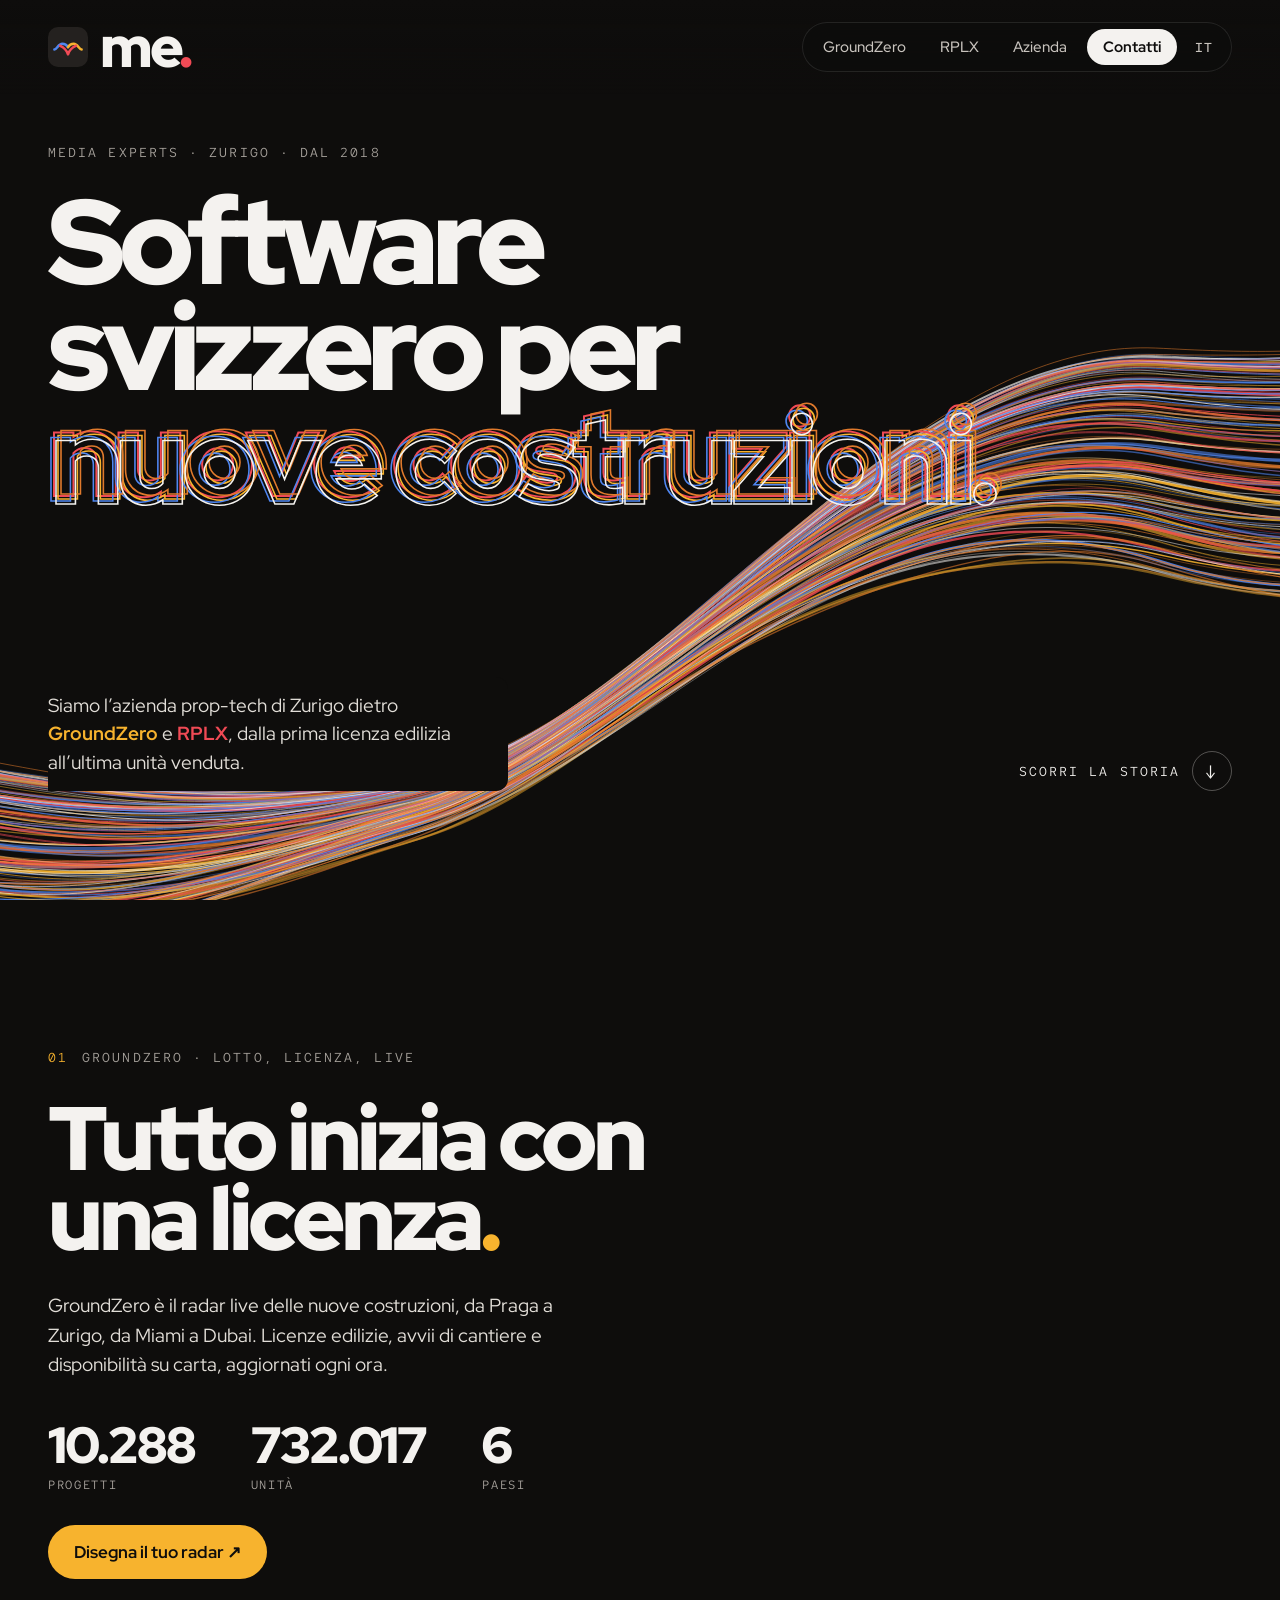
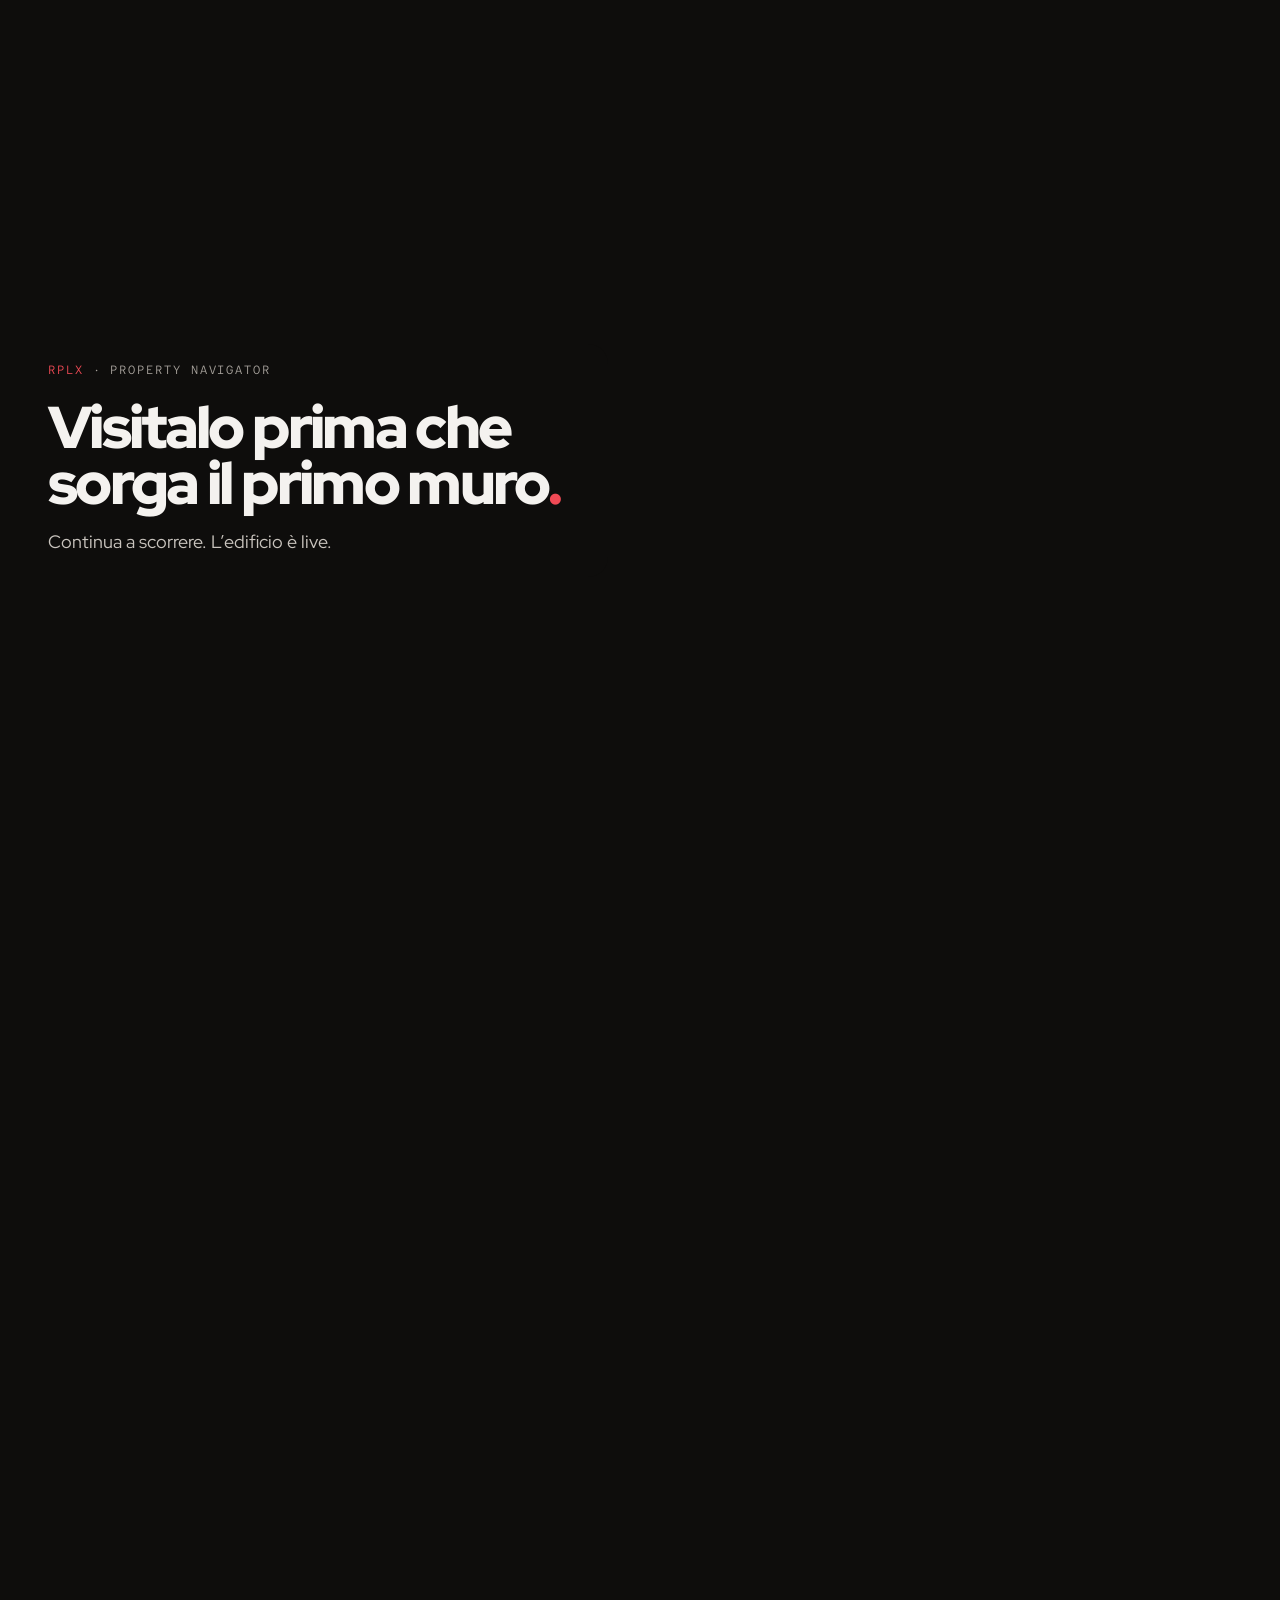
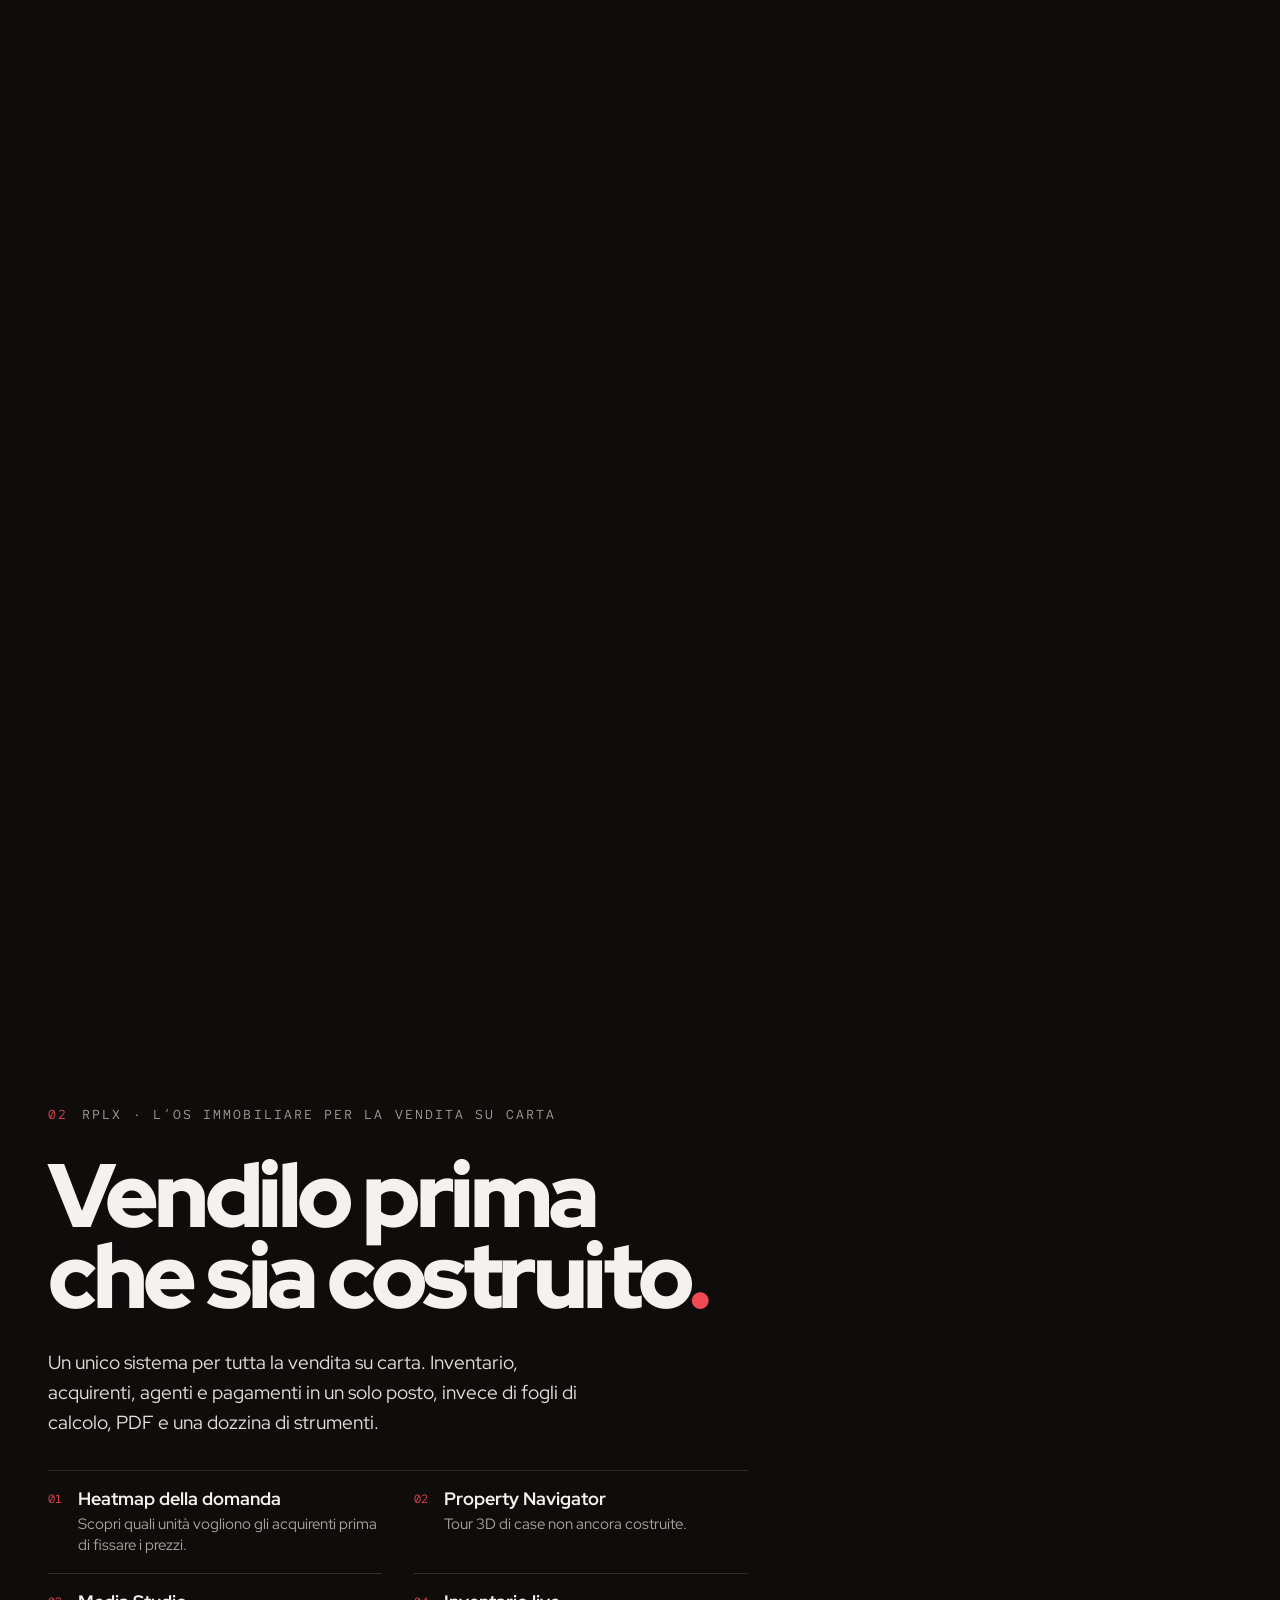
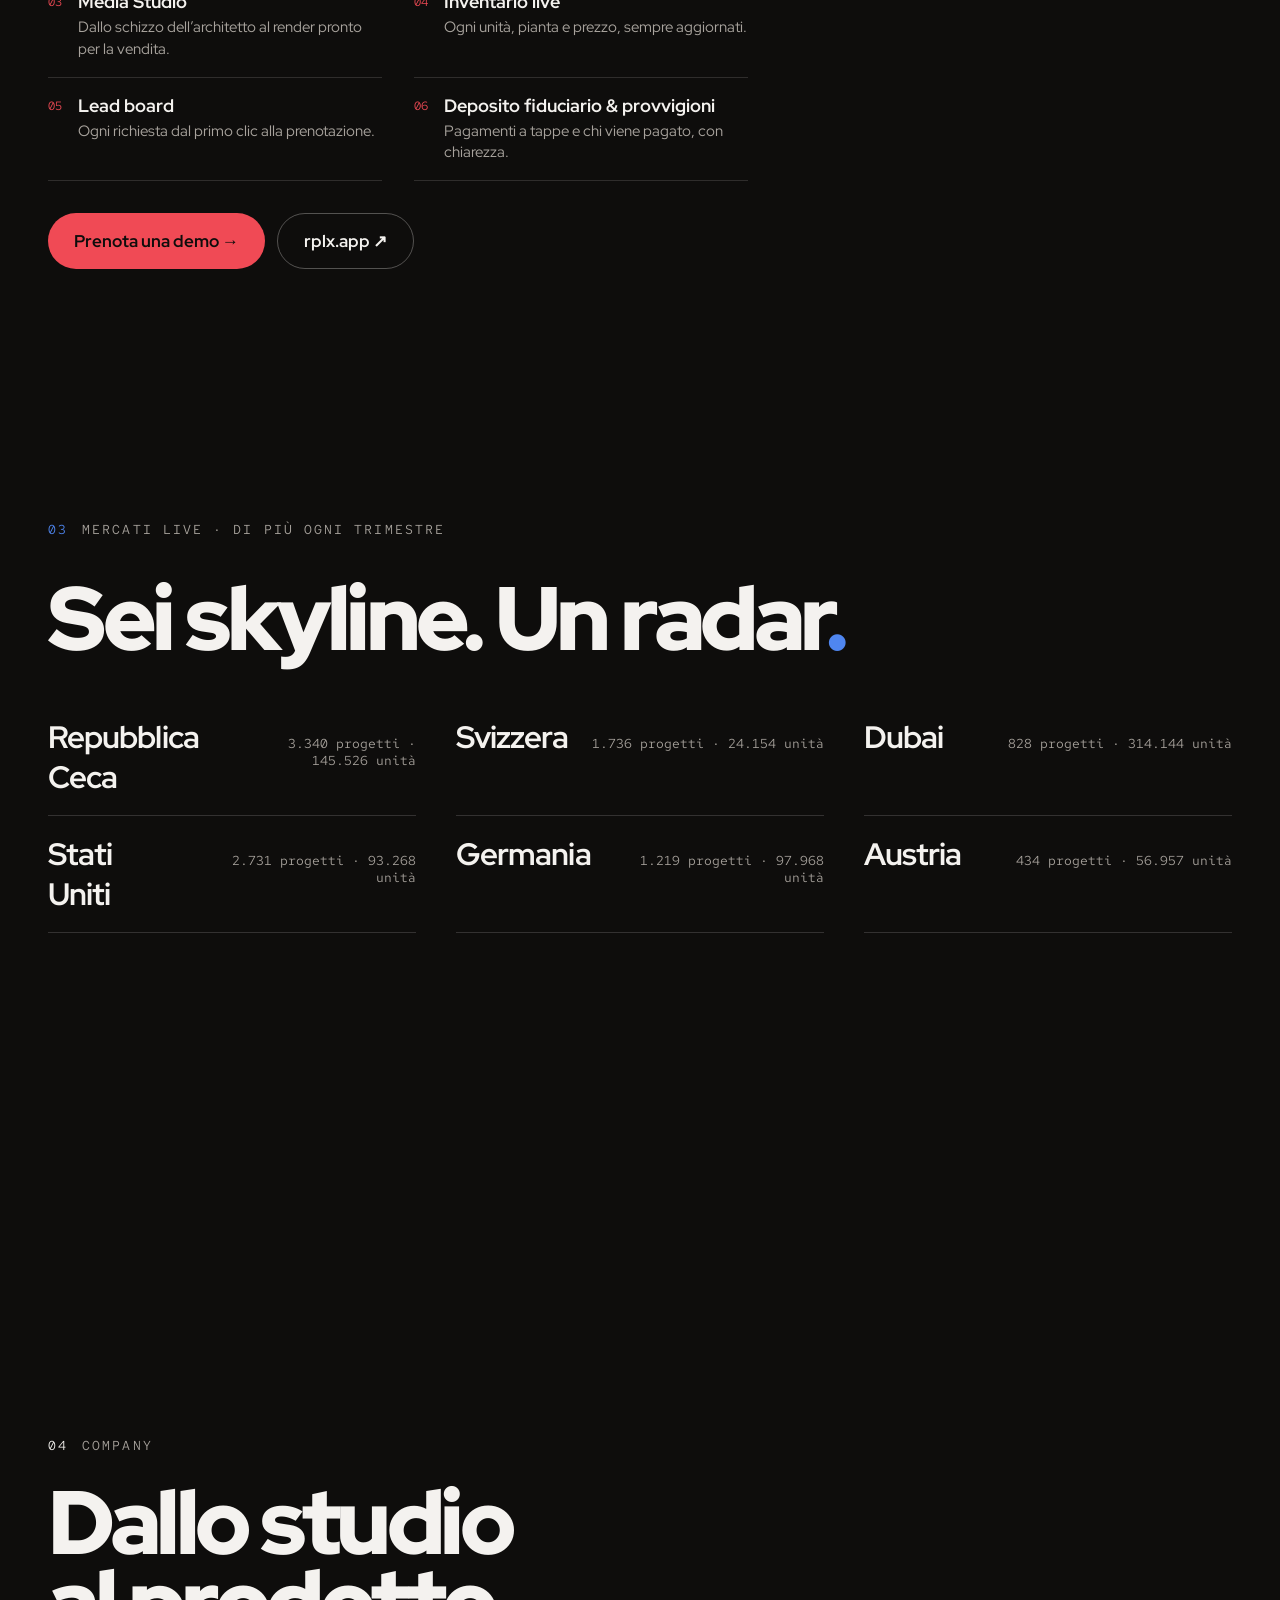
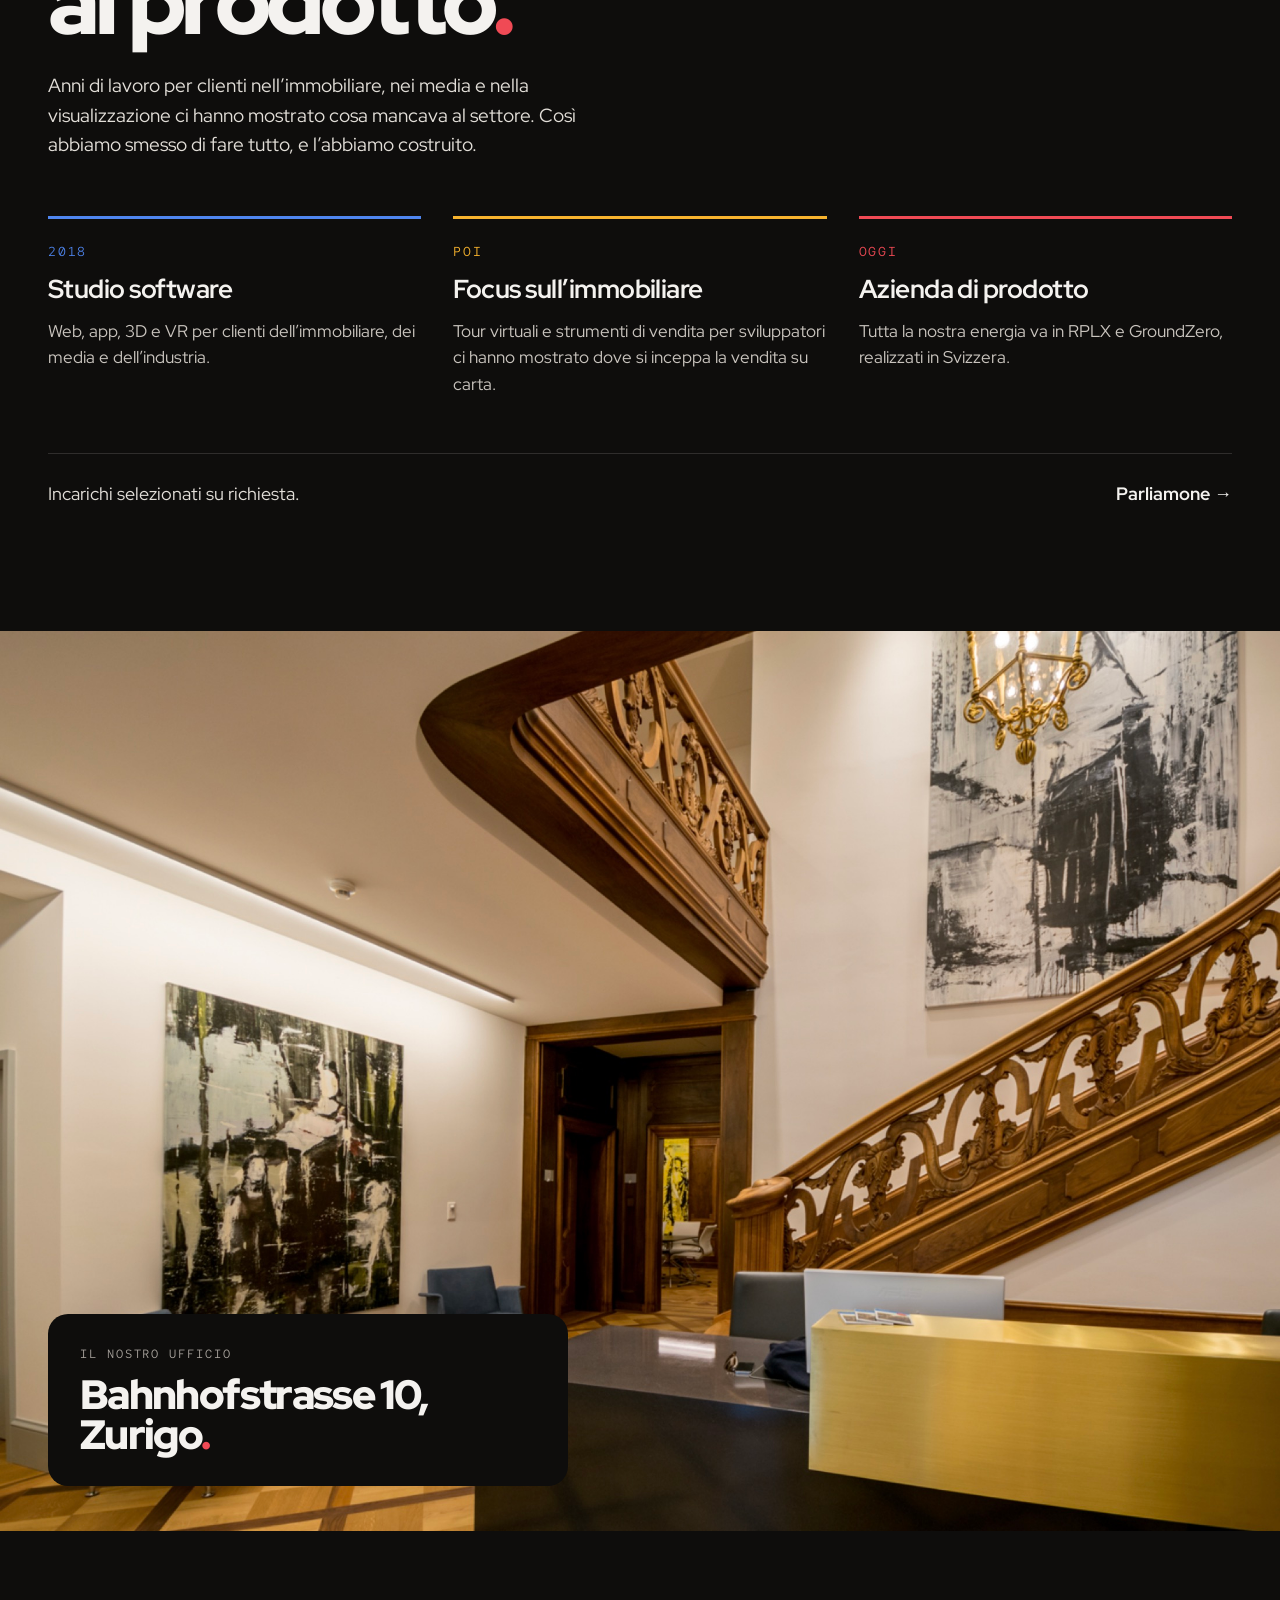
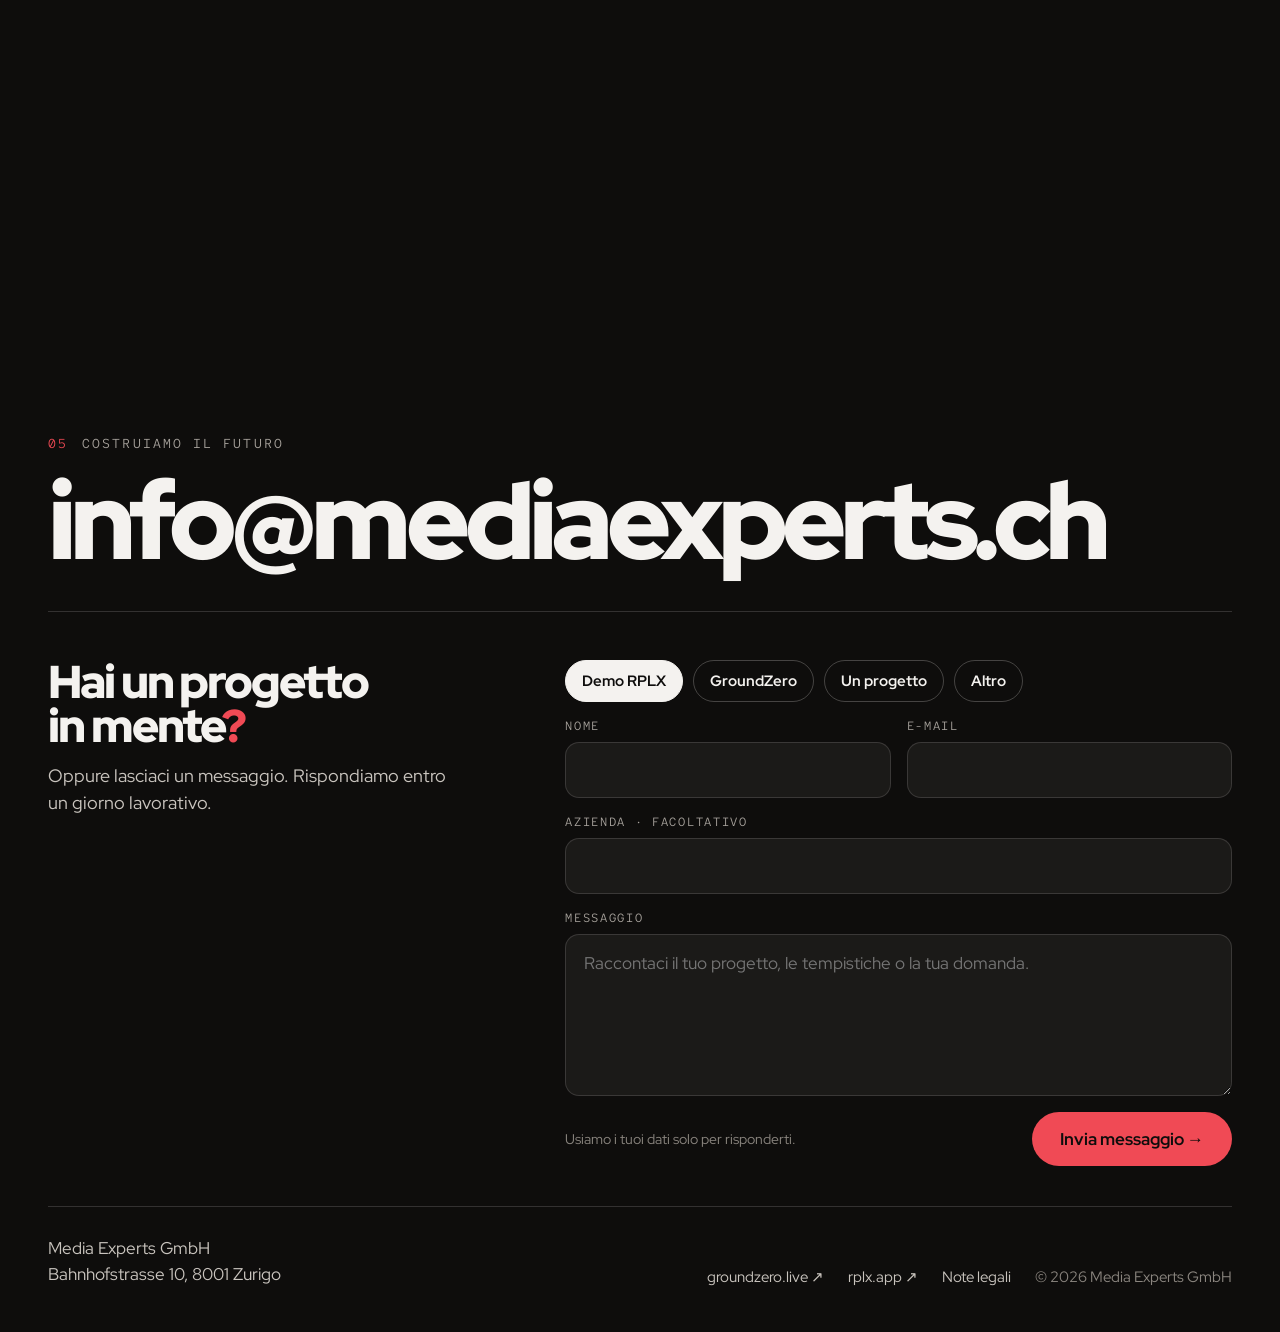
<file: site/it/index.html>
<!doctype html>
<html lang="it-CH">
<head>
<meta charset="utf-8">
<meta name="viewport" content="width=device-width, initial-scale=1">
<meta name="description" content="Media Experts GmbH è l’azienda prop-tech di Zurigo dietro GroundZero e RPLX, dalla prima licenza edilizia all’ultima unità venduta.">
<meta name="theme-color" content="#0E0D0C">
<link rel="alternate" hreflang="en" href="https://mediaexperts.ch/">
<link rel="alternate" hreflang="de" href="https://mediaexperts.ch/de/">
<link rel="alternate" hreflang="fr" href="https://mediaexperts.ch/fr/">
<link rel="alternate" hreflang="it" href="https://mediaexperts.ch/it/">
<link rel="icon" href="../assets/favicon.svg" type="image/svg+xml">
<title>Media Experts — Software svizzero per nuove costruzioni</title>
<link rel="preconnect" href="https://fonts.googleapis.com">
<link href="https://fonts.googleapis.com/css2?family=Red+Hat+Display:wght@400;500;700;900&family=Red+Hat+Mono:wght@400;500&display=swap" rel="stylesheet">
<style>
html{scroll-behavior:smooth}
body{margin:0;background:#0E0D0C;color:#F4F2EF;font-family:'Red Hat Display',sans-serif;-webkit-font-smoothing:antialiased}
a{color:inherit;text-decoration:none}a:hover{color:#F04A55}
*{box-sizing:border-box}

.x1:hover{color:#F4F2EF !important}
.x2:hover{color:#F4F2EF !important}
.x3:hover{color:#F4F2EF !important}
.x4:hover{background:#F04A55 !important;color:#0E0D0C !important}
.x5:hover{background:#F4F2EF !important;color:#0E0D0C !important}
.x6:hover{background:rgba(240,74,85,.35) !important;border-color:#F04A55 !important}
.x7:hover{background:rgba(240,74,85,.35) !important;border-color:#F04A55 !important}
.x8:hover{background:rgba(240,74,85,.35) !important;border-color:#F04A55 !important}
.x9:hover{background:#F4F2EF !important;color:#0E0D0C !important}
.x10:hover{background:#F4F2EF !important;color:#0E0D0C !important}
.x11:hover{border-color:#F4F2EF !important;color:#F4F2EF !important}
.x12:hover{color:#F7B32E !important}
.x13:hover{color:#F7B32E !important}
.x14:hover{color:#F7B32E !important}
.x15:hover{color:#F7B32E !important}
.x16:hover{color:#F7B32E !important}
.x17:hover{color:#F7B32E !important}
.x18:hover{color:#F04A55 !important}
.x19:hover{color:#F04A55 !important}
.x20:hover{color:#F04A55 !important}
.x21:focus{border-color:#F04A55 !important}
.x22:focus{border-color:#F04A55 !important}
.x23:focus{border-color:#F04A55 !important}
.x24:focus{border-color:#F04A55 !important}
.x25:hover{background:#F4F2EF !important;color:#0E0D0C !important}
</style>
<link rel="stylesheet" href="../assets/me.css?v=4">
<script src="../assets/cinema-cables.js?v=2" defer></script>
<script src="../assets/app.js?v=2" defer></script>
<script src="../assets/gz.js?v=3" defer></script>
</head>
<body>
<me-cinema building-src="../assets/rplx/render-cutout.png" aria-hidden="true"></me-cinema>

<header style="position:fixed;top:0;left:0;right:0;z-index:30">
<div style="max-width:1440px;margin:0 auto;padding:22px clamp(20px,4vw,48px);display:flex;align-items:center;justify-content:space-between;gap:24px">
<a href="#top" aria-label="Home Media Experts" style="display:flex;align-items:center;gap:12px;color:#F4F2EF">
<div style="width:40px;height:40px;border-radius:10px;background:#24211F;display:flex;align-items:center;justify-content:center"><svg viewBox="-12 0 224 120" width="32" height="17" fill="none" stroke-linecap="round" stroke-linejoin="round" stroke-width="18"><path d="M4 74 C24 74 30 34 60 34 C80 34 93 46 100 58" stroke="#4F86F0"></path><path d="M196 74 C176 74 170 34 140 34 C120 34 107 46 100 58" stroke="#F7B32E"></path><path d="M44 48 C66 56 92 82 100 108 C108 82 134 56 156 48" stroke="#F04A55"></path></svg></div>
<div style="font-weight:900;font-size:57px;letter-spacing:-.05em;line-height:.72;text-box:trim-both cap alphabetic">me<span style="color:#F04A55">.</span></div>
</a>
<nav style="display:flex;align-items:center;gap:6px;padding:6px;border-radius:999px;background:rgba(14,13,12,.7);backdrop-filter:blur(14px);-webkit-backdrop-filter:blur(14px);border:1px solid rgba(244,242,239,.1);font-size:15px;font-weight:500">
<a href="#groundzero" style="padding:8px 14px;border-radius:999px;color:#C9C4BE" class="x1">GroundZero</a>
<a href="#rplx" style="padding:8px 14px;border-radius:999px;color:#C9C4BE" class="x2">RPLX</a>
<a href="#company" style="padding:8px 14px;border-radius:999px;color:#C9C4BE" class="x3">Azienda</a>
<a href="#contact" style="padding:8px 16px;border-radius:999px;background:#F4F2EF;color:#0E0D0C;font-weight:700" class="x4">Contatti</a>
<details class="langs"><summary aria-label="Lingua">IT</summary><div><a href="../" hreflang="en">English</a><a href="../de/" hreflang="de">Deutsch</a><a href="../fr/" hreflang="fr">Français</a><a href="../it/" hreflang="it" aria-current="true">Italiano</a></div></details>
</nav>
</div>
</header>

<div id="chap" style="opacity:0;transition:opacity .3s;position:fixed;right:clamp(16px,3vw,40px);bottom:clamp(16px,3vw,36px);z-index:30;display:flex;align-items:center;gap:12px;padding:10px 16px;border-radius:999px;background:rgba(14,13,12,.75);backdrop-filter:blur(14px);-webkit-backdrop-filter:blur(14px);border:1px solid rgba(244,242,239,.1);font-family:'Red Hat Mono',monospace;font-size:12px;letter-spacing:.12em;color:#A8A39D" aria-hidden="true">
<span id="chap-num" style="color:#F04A55">00</span><span>/ 05</span><span id="chap-name" style="color:#F4F2EF">INTRO</span>
</div>

<main id="top" style="position:relative;z-index:1">

<section data-cable="flow" data-dim="1" data-chapter="00" data-name="INTRO" style="min-height:100vh;display:flex;flex-direction:column;justify-content:space-between;padding:clamp(120px,16vh,180px) clamp(20px,4vw,48px) clamp(32px,5vh,56px);max-width:1440px;margin:0 auto">
<div style="display:flex;flex-direction:column;gap:28px">
<div style="font-family:'Red Hat Mono',monospace;font-size:13px;letter-spacing:.16em;color:#A8A39D">MEDIA EXPERTS · ZURIGO · DAL 2018</div>
<h1 style="margin:0;position:relative;font-weight:900;font-size:clamp(56px,9.4vw,164px);line-height:.88;letter-spacing:-.055em;max-width:12ch;text-wrap:balance">Software svizzero per <span style="display:inline-grid;white-space:nowrap"><span style="grid-area:1/1;color:transparent;-webkit-text-stroke:2px #F04A55">nuove costruzioni.</span><span aria-hidden="true" style="grid-area:1/1;color:transparent;-webkit-text-stroke:1.6px #F7B32E;transform:translate(4px,3px)">nuove costruzioni.</span><span aria-hidden="true" style="grid-area:1/1;color:transparent;-webkit-text-stroke:1.6px #4F86F0;transform:translate(-3px,5px)">nuove costruzioni.</span><span aria-hidden="true" style="grid-area:1/1;color:transparent;-webkit-text-stroke:1.6px #E07A2C;transform:translate(7px,-2px)">nuove costruzioni.</span><span aria-hidden="true" style="grid-area:1/1;color:transparent;-webkit-text-stroke:1.6px #F4F2EF;transform:translate(2px,8px)">nuove costruzioni.</span></span></h1>
</div>
<div style="display:flex;flex-wrap:wrap;align-items:flex-end;justify-content:space-between;gap:28px;padding-bottom:64px">
<p style="margin:0;max-width:460px;background:#0E0D0C;padding:14px 18px 14px 0;border-radius:0 12px 12px 0;font-size:clamp(18px,1.5vw,21px);line-height:1.5;color:#E2DED8;text-wrap:pretty">Siamo l’azienda prop-tech di Zurigo dietro <b style="font-weight:700;color:#F7B32E">GroundZero</b> e <b style="font-weight:700;color:#F04A55">RPLX</b>, dalla prima licenza edilizia all’ultima unità venduta.</p>
<a href="#groundzero" style="display:flex;align-items:center;gap:12px;font-family:'Red Hat Mono',monospace;font-size:13px;letter-spacing:.16em;color:#F4F2EF">SCORRI LA STORIA <span style="width:40px;height:40px;border-radius:50%;border:1px solid rgba(244,242,239,.3);display:flex;align-items:center;justify-content:center;font-family:'Red Hat Display',sans-serif;font-size:18px">↓</span></a>
</div>
</section>

<section id="groundzero" data-cable="ground" data-dim="1" data-chapter="01" data-name="GROUNDZERO" style="min-height:100vh;display:flex;align-items:center;padding:clamp(120px,14vh,160px) clamp(20px,4vw,48px) clamp(140px,22vh,220px);max-width:1440px;margin:0 auto">
<div style="display:flex;flex-direction:column;gap:32px;max-width:760px">
<div style="display:flex;flex-wrap:wrap;align-items:center;gap:14px;font-family:'Red Hat Mono',monospace;font-size:13px;letter-spacing:.16em;color:#A8A39D"><span style="color:#F7B32E">01</span>GROUNDZERO · LOTTO, LICENZA, LIVE</div>
<h2 style="margin:0;font-weight:900;font-size:clamp(48px,7vw,116px);line-height:.9;letter-spacing:-.05em;text-wrap:balance">Tutto inizia con una licenza<span style="color:#F7B32E">.</span></h2>
<p style="margin:0;max-width:560px;font-size:clamp(18px,1.5vw,21px);line-height:1.55;color:#E2DED8;text-wrap:pretty">GroundZero è il radar live delle nuove costruzioni, da Praga a Zurigo, da Miami a Dubai. Licenze edilizie, avvii di cantiere e disponibilità su carta, aggiornati ogni ora.</p>
<div style="display:flex;flex-wrap:wrap;gap:20px 56px;padding-top:8px">
<div style="display:flex;flex-direction:column;gap:6px"><div data-gz="permits" style="font-weight:900;font-size:clamp(36px,4vw,60px);letter-spacing:-.04em;line-height:1">10.288</div><div style="font-family:'Red Hat Mono',monospace;font-size:12px;letter-spacing:.14em;color:#A8A39D">PROGETTI</div></div>
<div style="display:flex;flex-direction:column;gap:6px"><div data-gz="units" style="font-weight:900;font-size:clamp(36px,4vw,60px);letter-spacing:-.04em;line-height:1">732.017</div><div style="font-family:'Red Hat Mono',monospace;font-size:12px;letter-spacing:.14em;color:#A8A39D">UNITÀ</div></div>
<div style="display:flex;flex-direction:column;gap:6px"><div data-gz="countries" style="font-weight:900;font-size:clamp(36px,4vw,60px);letter-spacing:-.04em;line-height:1">6</div><div style="font-family:'Red Hat Mono',monospace;font-size:12px;letter-spacing:.14em;color:#A8A39D">PAESI</div></div>
</div>
<a href="https://groundzero.live" target="_blank" rel="noopener" style="align-self:flex-start;display:flex;align-items:center;gap:10px;background:#F7B32E;color:#0E0D0C;padding:16px 26px;border-radius:999px;font-weight:700;font-size:17px" class="x5">Disegna il tuo radar ↗</a>
</div>
</section>

<section id="navigator" aria-label="RPLX Property Navigator" data-cable="building" data-dim="1" data-morph=".93" data-chapter="02" data-name="PROPERTY NAVIGATOR" style="position:relative;height:620vh">
<div style="position:sticky;top:0;height:100vh;overflow:hidden">

<div data-cable-target="" style="position:absolute;right:clamp(0px,5vw,100px);bottom:0;width:min(75vh,100vw);aspect-ratio:880/1100;transform:scale(1);transform-origin:42% 43%" id="bld">
<button class="hot x6" data-i="0" aria-label="Unità A-4.02" style="position:absolute;left:24%;top:39%;width:37%;height:8%;border-radius:8px;border:2px solid #7FD46B;background:rgba(127,212,107,.22);cursor:pointer;opacity:0;padding:0;transition:background .2s,border-color .2s" >
<span style="position:absolute;left:0;top:-30px;font-family:'Red Hat Mono',monospace;font-size:11px;letter-spacing:.1em;background:#0E0D0C;color:#F4F2EF;padding:4px 8px;border-radius:999px;white-space:nowrap">A-4.02 · DISPONIBILE</span>
</button>
<button class="hot x7" data-i="1" aria-label="Unità A-3.02" style="position:absolute;left:24%;top:49%;width:37%;height:7.5%;border-radius:8px;border:2px solid #7FD46B;background:rgba(127,212,107,.22);cursor:pointer;opacity:0;padding:0;transition:background .2s,border-color .2s" >
<span style="position:absolute;left:0;top:-30px;font-family:'Red Hat Mono',monospace;font-size:11px;letter-spacing:.1em;background:#0E0D0C;color:#F4F2EF;padding:4px 8px;border-radius:999px;white-space:nowrap">A-3.02 · DISPONIBILE</span>
</button>
<button class="hot x8" data-i="2" aria-label="Unità B-2.05" style="position:absolute;left:64%;top:62%;width:29%;height:8%;border-radius:8px;border:2px solid #F7B32E;background:rgba(247,179,46,.22);cursor:pointer;opacity:0;padding:0;transition:background .2s,border-color .2s" >
<span style="position:absolute;left:0;top:-30px;font-family:'Red Hat Mono',monospace;font-size:11px;letter-spacing:.1em;background:#0E0D0C;color:#F4F2EF;padding:4px 8px;border-radius:999px;white-space:nowrap">B-2.05 · LISTA D’ATTESA</span>
</button>
</div>

<div style="position:absolute;left:clamp(20px,4vw,48px);top:clamp(110px,16vh,170px);max-width:min(560px,calc(100vw - 40px));display:flex;flex-direction:column;gap:22px;background:#0E0D0C;border-radius:0 20px 20px 0;padding:18px 22px 22px 0">
<div style="font-family:'Red Hat Mono',monospace;font-size:12px;letter-spacing:.16em;color:#A8A39D"><span style="color:#F04A55">RPLX</span> · PROPERTY NAVIGATOR</div>
<div id="ph-intro">
<div style="display:flex;flex-direction:column;gap:16px"><div style="font-weight:900;font-size:clamp(36px,4.6vw,72px);line-height:.95;letter-spacing:-.045em;text-wrap:balance">Visitalo prima che sorga il primo muro<span style="color:#F04A55">.</span></div><div style="font-size:18px;line-height:1.5;color:#C9C4BE">Continua a scorrere. L’edificio è live.</div></div>
</div>
<div id="ph-pick" hidden>
<div style="display:flex;flex-direction:column;gap:16px"><div style="font-weight:900;font-size:clamp(36px,4.6vw,72px);line-height:.95;letter-spacing:-.045em">Scegli un’unità<span style="color:#F04A55">.</span></div><div style="font-size:18px;line-height:1.5;color:#C9C4BE;text-wrap:pretty">Ogni unità è live: pianta, stato e prezzo. Toccane una sull’edificio.</div></div>
</div>
<div id="ph-steps" hidden>
<div style="display:flex;flex-direction:column;gap:22px">
<div style="font-weight:900;font-size:clamp(32px,3.8vw,60px);line-height:.95;letter-spacing:-.045em">Dal clic alla prenotazione<span style="color:#F04A55">.</span></div>
<div style="display:flex;flex-direction:column">
<div id="steps">
<div class="step" style="display:flex;align-items:center;gap:14px;padding:10px 0;color:#6A6560;transition:color .3s">
<span class="mk" style="width:28px;height:28px;border-radius:50%;border:2px solid #3A3633;background:transparent;color:#0E0D0C;display:flex;align-items:center;justify-content:center;font-family:'Red Hat Mono',monospace;font-size:12px;font-weight:500;flex:none;transition:all .3s">1</span>
<span style="font-weight:700;font-size:18px">Unità selezionata</span>
</div>
<div class="step" style="display:flex;align-items:center;gap:14px;padding:10px 0;color:#6A6560;transition:color .3s">
<span class="mk" style="width:28px;height:28px;border-radius:50%;border:2px solid #3A3633;background:transparent;color:#0E0D0C;display:flex;align-items:center;justify-content:center;font-family:'Red Hat Mono',monospace;font-size:12px;font-weight:500;flex:none;transition:all .3s">2</span>
<span style="font-weight:700;font-size:18px">Tour 3D visto</span>
</div>
<div class="step" style="display:flex;align-items:center;gap:14px;padding:10px 0;color:#6A6560;transition:color .3s">
<span class="mk" style="width:28px;height:28px;border-radius:50%;border:2px solid #3A3633;background:transparent;color:#0E0D0C;display:flex;align-items:center;justify-content:center;font-family:'Red Hat Mono',monospace;font-size:12px;font-weight:500;flex:none;transition:all .3s">3</span>
<span style="font-weight:700;font-size:18px">Dati dell’acquirente</span>
</div>
<div class="step" style="display:flex;align-items:center;gap:14px;padding:10px 0;color:#6A6560;transition:color .3s">
<span class="mk" style="width:28px;height:28px;border-radius:50%;border:2px solid #3A3633;background:transparent;color:#0E0D0C;display:flex;align-items:center;justify-content:center;font-family:'Red Hat Mono',monospace;font-size:12px;font-weight:500;flex:none;transition:all .3s">4</span>
<span style="font-weight:700;font-size:18px">Acconto in deposito fiduciario</span>
</div>
<div class="step" style="display:flex;align-items:center;gap:14px;padding:10px 0;color:#6A6560;transition:color .3s">
<span class="mk" style="width:28px;height:28px;border-radius:50%;border:2px solid #3A3633;background:transparent;color:#0E0D0C;display:flex;align-items:center;justify-content:center;font-family:'Red Hat Mono',monospace;font-size:12px;font-weight:500;flex:none;transition:all .3s">5</span>
<span style="font-weight:700;font-size:18px">Prenotata</span>
</div>
</div>
</div>
</div>
</div>
</div>

<div style="position:absolute;right:clamp(16px,4vw,64px);bottom:clamp(20px,6vh,64px);width:min(420px,calc(100vw - 32px));background:#0E0D0C;border:1px solid rgba(244,242,239,.14);border-radius:24px;padding:26px;display:flex;flex-direction:column;gap:20px;box-shadow:0 30px 80px rgba(0,0,0,.5);opacity:0;transform:translateY(40px);pointer-events:none" id="card" data-l-available="DISPONIBILE" data-l-waitlist="LISTA D’ATTESA" data-l-reserved="PRENOTATA">
<div style="display:flex;justify-content:space-between;align-items:center">
<div style="display:flex;flex-direction:column;gap:4px"><div style="font-family:'Red Hat Mono',monospace;font-size:12px;letter-spacing:.14em;color:#A8A39D">UNITÀ</div><div style="font-weight:900;font-size:34px;letter-spacing:-.03em;line-height:1"><span class="u-id">A-4.02</span></div></div>
<div style="font-family:'Red Hat Mono',monospace;font-size:12px;letter-spacing:.1em;padding:6px 10px;border-radius:999px;background:#7FD46B;color:#0E0D0C" id="u-status">DISPONIBILE</div>
</div>
<div style="display:flex;gap:4px">
<div class="bar" style="flex:1;height:4px;border-radius:2px;background:#3A3633;transition:background .3s"></div><div class="bar" style="flex:1;height:4px;border-radius:2px;background:#3A3633;transition:background .3s"></div><div class="bar" style="flex:1;height:4px;border-radius:2px;background:#3A3633;transition:background .3s"></div><div class="bar" style="flex:1;height:4px;border-radius:2px;background:#3A3633;transition:background .3s"></div><div class="bar" style="flex:1;height:4px;border-radius:2px;background:#3A3633;transition:background .3s"></div>
</div>

<div id="st1">
<div style="display:grid;grid-template-columns:1fr 1fr;gap:14px 20px">
<div style="display:flex;flex-direction:column;gap:2px"><span style="font-family:'Red Hat Mono',monospace;font-size:11px;letter-spacing:.12em;color:#A8A39D">LOCALI</span><b style="font-size:20px"><span class="u-rooms"></span></b></div>
<div style="display:flex;flex-direction:column;gap:2px"><span style="font-family:'Red Hat Mono',monospace;font-size:11px;letter-spacing:.12em;color:#A8A39D">SUPERFICIE ABITABILE</span><b style="font-size:20px"><span class="u-area"></span></b></div>
<div style="display:flex;flex-direction:column;gap:2px"><span style="font-family:'Red Hat Mono',monospace;font-size:11px;letter-spacing:.12em;color:#A8A39D">BALCONE</span><b style="font-size:20px"><span class="u-balcony"></span></b></div>
<div style="display:flex;flex-direction:column;gap:2px"><span style="font-family:'Red Hat Mono',monospace;font-size:11px;letter-spacing:.12em;color:#A8A39D">PIANO · ESPOSIZIONE</span><b style="font-size:20px"><span class="u-floor"></span></b></div>
<div style="grid-column:1/-1;display:flex;justify-content:space-between;align-items:baseline;border-top:1px solid rgba(244,242,239,.14);padding-top:14px"><span style="font-size:15px;color:#A8A39D">Prezzo</span><b style="font-size:24px;letter-spacing:-.02em"><span class="u-price"></span></b></div>
</div>
</div>
<div id="st2" hidden>
<div style="display:flex;flex-direction:column;gap:12px">
<div class="walk" role="img" aria-label="Tour 3D dell’unità: soggiorno e zona pranzo">
<img src="../assets/rplx/tour.jpg" alt="" class="w1">
<img src="../assets/rplx/tour-2.jpg" alt="" class="w2">
<span class="walk-tag">● 3D</span>
<img src="../assets/rplx/floorplan.jpg" alt="" class="walk-plan">
</div>
<div style="display:flex;justify-content:space-between;font-size:15px"><span style="color:#C9C4BE">Tour 3D</span><b style="color:#7FD46B">Visto ✓</b></div>
</div>
</div>
<div id="st3" hidden>
<div style="display:flex;flex-direction:column;gap:10px">
<div style="display:flex;flex-direction:column;gap:4px;background:#1B1A18;border-radius:12px;padding:12px 14px"><span style="font-family:'Red Hat Mono',monospace;font-size:11px;letter-spacing:.12em;color:#A8A39D">ACQUIRENTE</span><b style="font-size:17px">Anna Keller</b></div>
<div style="display:flex;flex-direction:column;gap:4px;background:#1B1A18;border-radius:12px;padding:12px 14px"><span style="font-family:'Red Hat Mono',monospace;font-size:11px;letter-spacing:.12em;color:#A8A39D">E-MAIL</span><b style="font-size:17px">anna.keller@example.ch</b></div>
<div style="display:flex;justify-content:space-between;align-items:center;background:#1B1A18;border-radius:12px;padding:12px 14px"><span style="font-size:15px;color:#C9C4BE">Finanziamento</span><b style="font-size:15px;color:#7FD46B">Pre-approvato ✓</b></div>
</div>
</div>
<div id="st4" hidden>
<div style="display:flex;flex-direction:column;gap:16px">
<div style="display:flex;justify-content:space-between;align-items:baseline"><span style="font-size:15px;color:#C9C4BE">M1 · Acconto di prenotazione 10%</span><b style="font-size:20px"><span class="u-deposit"></span></b></div>
<div style="display:flex;align-items:center">
<div style="width:34px;height:34px;border-radius:50%;background:#F04A55;color:#0E0D0C;display:flex;align-items:center;justify-content:center;font-family:'Red Hat Mono',monospace;font-size:11px">M1</div><div style="flex:1;height:3px;background:#3A3633"></div>
<div style="width:34px;height:34px;border-radius:50%;border:2px solid #3A3633;color:#A8A39D;display:flex;align-items:center;justify-content:center;font-family:'Red Hat Mono',monospace;font-size:11px">M2</div><div style="flex:1;height:3px;background:#3A3633"></div>
<div style="width:34px;height:34px;border-radius:50%;border:2px solid #3A3633;color:#A8A39D;display:flex;align-items:center;justify-content:center;font-family:'Red Hat Mono',monospace;font-size:11px">M3</div><div style="flex:1;height:3px;background:#3A3633"></div>
<div style="width:34px;height:34px;border-radius:50%;border:2px solid #3A3633;color:#A8A39D;display:flex;align-items:center;justify-content:center;font-family:'Red Hat Mono',monospace;font-size:11px">M4</div>
</div>
<div style="font-size:15px;color:#7FD46B">Garantito in deposito fiduciario ✓</div>
</div>
</div>
<div id="st5" hidden>
<div style="display:flex;flex-direction:column;align-items:flex-start;gap:14px">
<div style="width:56px;height:56px;border-radius:50%;background:#F04A55;color:#0E0D0C;display:flex;align-items:center;justify-content:center;font-size:28px;font-weight:900">✓</div>
<div style="font-weight:900;font-size:28px;letter-spacing:-.03em;line-height:1.05"><span class="u-id">A-4.02</span> è prenotata per Anna.</div>
<div style="font-size:15px;line-height:1.5;color:#C9C4BE">Non è ancora costruito nulla. La vendita sì.</div>
<a href="mailto:info@mediaexperts.ch?subject=RPLX%20demo" style="display:flex;align-items:center;gap:10px;background:#F04A55;color:#0E0D0C;padding:12px 20px;border-radius:999px;font-weight:700;font-size:15px" class="x9">Prenota una demo →</a>
</div>
</div>
</div>

</div>
</section>

<section id="rplx" data-cable="tower" data-dim=".9" data-chapter="02" data-name="RPLX" style="min-height:100vh;display:flex;align-items:center;padding:clamp(120px,14vh,160px) clamp(20px,4vw,48px);max-width:1440px;margin:0 auto">
<div style="display:flex;flex-direction:column;gap:32px;max-width:700px">
<div style="display:flex;flex-wrap:wrap;align-items:center;gap:14px;font-family:'Red Hat Mono',monospace;font-size:13px;letter-spacing:.16em;color:#A8A39D"><span style="color:#F04A55">02</span>RPLX · L’OS IMMOBILIARE PER LA VENDITA SU CARTA</div>
<h2 style="margin:0;font-weight:900;font-size:clamp(48px,7vw,116px);line-height:.9;letter-spacing:-.05em;text-wrap:balance">Vendilo prima che sia costruito<span style="color:#F04A55">.</span></h2>
<p style="margin:0;max-width:560px;font-size:clamp(18px,1.5vw,21px);line-height:1.55;color:#E2DED8;text-wrap:pretty">Un unico sistema per tutta la vendita su carta. Inventario, acquirenti, agenti e pagamenti in un solo posto, invece di fogli di calcolo, PDF e una dozzina di strumenti.</p>
<div style="display:grid;grid-template-columns:repeat(auto-fill,minmax(260px,1fr));column-gap:32px;border-top:1px solid rgba(244,242,239,.14)">
<div style="display:flex;gap:16px;padding:16px 0;border-bottom:1px solid rgba(244,242,239,.14)">
<span style="font-family:'Red Hat Mono',monospace;font-size:12px;color:#F04A55;padding-top:4px">01</span>
<div style="display:flex;flex-direction:column;gap:4px"><b style="font-weight:700;font-size:18px">Heatmap della domanda</b><span style="font-size:15px;line-height:1.45;color:#A8A39D">Scopri quali unità vogliono gli acquirenti prima di fissare i prezzi.</span></div>
</div>
<div style="display:flex;gap:16px;padding:16px 0;border-bottom:1px solid rgba(244,242,239,.14)">
<span style="font-family:'Red Hat Mono',monospace;font-size:12px;color:#F04A55;padding-top:4px">02</span>
<div style="display:flex;flex-direction:column;gap:4px"><b style="font-weight:700;font-size:18px">Property Navigator</b><span style="font-size:15px;line-height:1.45;color:#A8A39D">Tour 3D di case non ancora costruite.</span></div>
</div>
<div style="display:flex;gap:16px;padding:16px 0;border-bottom:1px solid rgba(244,242,239,.14)">
<span style="font-family:'Red Hat Mono',monospace;font-size:12px;color:#F04A55;padding-top:4px">03</span>
<div style="display:flex;flex-direction:column;gap:4px"><b style="font-weight:700;font-size:18px">Media Studio</b><span style="font-size:15px;line-height:1.45;color:#A8A39D">Dallo schizzo dell’architetto al render pronto per la vendita.</span></div>
</div>
<div style="display:flex;gap:16px;padding:16px 0;border-bottom:1px solid rgba(244,242,239,.14)">
<span style="font-family:'Red Hat Mono',monospace;font-size:12px;color:#F04A55;padding-top:4px">04</span>
<div style="display:flex;flex-direction:column;gap:4px"><b style="font-weight:700;font-size:18px">Inventario live</b><span style="font-size:15px;line-height:1.45;color:#A8A39D">Ogni unità, pianta e prezzo, sempre aggiornati.</span></div>
</div>
<div style="display:flex;gap:16px;padding:16px 0;border-bottom:1px solid rgba(244,242,239,.14)">
<span style="font-family:'Red Hat Mono',monospace;font-size:12px;color:#F04A55;padding-top:4px">05</span>
<div style="display:flex;flex-direction:column;gap:4px"><b style="font-weight:700;font-size:18px">Lead board</b><span style="font-size:15px;line-height:1.45;color:#A8A39D">Ogni richiesta dal primo clic alla prenotazione.</span></div>
</div>
<div style="display:flex;gap:16px;padding:16px 0;border-bottom:1px solid rgba(244,242,239,.14)">
<span style="font-family:'Red Hat Mono',monospace;font-size:12px;color:#F04A55;padding-top:4px">06</span>
<div style="display:flex;flex-direction:column;gap:4px"><b style="font-weight:700;font-size:18px">Deposito fiduciario &amp; provvigioni</b><span style="font-size:15px;line-height:1.45;color:#A8A39D">Pagamenti a tappe e chi viene pagato, con chiarezza.</span></div>
</div>
</div>
<div style="display:flex;flex-wrap:wrap;gap:12px">
<a href="mailto:info@mediaexperts.ch?subject=RPLX%20demo" style="display:flex;align-items:center;gap:10px;background:#F04A55;color:#0E0D0C;padding:16px 26px;border-radius:999px;font-weight:700;font-size:17px" class="x10">Prenota una demo →</a>
<a href="https://www.rplx.app" target="_blank" rel="noopener" style="display:flex;align-items:center;padding:16px 26px;border-radius:999px;font-weight:700;font-size:17px;border:1px solid rgba(244,242,239,.3);color:#F4F2EF" class="x11">rplx.app ↗</a>
</div>
</div>
</section>

<section data-cable="skyline" data-dim=".85" data-chapter="03" data-name="MERCATI" style="min-height:100vh;display:flex;flex-direction:column;gap:40px;padding:clamp(120px,14vh,160px) clamp(20px,4vw,48px) clamp(200px,42vh,420px);max-width:1440px;margin:0 auto">
<div style="display:flex;flex-wrap:wrap;align-items:center;gap:14px;font-family:'Red Hat Mono',monospace;font-size:13px;letter-spacing:.16em;color:#A8A39D"><span style="color:#4F86F0">03</span>MERCATI LIVE · DI PIÙ OGNI TRIMESTRE</div>
<h2 style="margin:0;font-weight:900;font-size:clamp(48px,7vw,116px);line-height:.9;letter-spacing:-.05em;text-wrap:balance"><span data-gz="count-word">Sei</span> skyline. Un radar<span style="color:#4F86F0">.</span></h2>
<div id="gz-markets" data-l-projects="progetti" data-l-units="unità" style="display:grid;grid-template-columns:repeat(auto-fill,minmax(300px,1fr));column-gap:40px">
<a href="https://groundzero.live" target="_blank" rel="noopener" style="display:flex;align-items:baseline;justify-content:space-between;gap:16px;padding:18px 0;border-bottom:1px solid rgba(244,242,239,.16);color:#F4F2EF" class="x12">
<span style="font-weight:700;font-size:clamp(24px,2.4vw,34px);letter-spacing:-.03em">Repubblica Ceca</span>
<span style="font-family:'Red Hat Mono',monospace;font-size:13px;color:#A8A39D;text-align:right">3.340 progetti · 145.526 unità</span>
</a>
<a href="https://groundzero.live" target="_blank" rel="noopener" style="display:flex;align-items:baseline;justify-content:space-between;gap:16px;padding:18px 0;border-bottom:1px solid rgba(244,242,239,.16);color:#F4F2EF" class="x13">
<span style="font-weight:700;font-size:clamp(24px,2.4vw,34px);letter-spacing:-.03em">Svizzera</span>
<span style="font-family:'Red Hat Mono',monospace;font-size:13px;color:#A8A39D;text-align:right">1.736 progetti · 24.154 unità</span>
</a>
<a href="https://groundzero.live" target="_blank" rel="noopener" style="display:flex;align-items:baseline;justify-content:space-between;gap:16px;padding:18px 0;border-bottom:1px solid rgba(244,242,239,.16);color:#F4F2EF" class="x14">
<span style="font-weight:700;font-size:clamp(24px,2.4vw,34px);letter-spacing:-.03em">Dubai</span>
<span style="font-family:'Red Hat Mono',monospace;font-size:13px;color:#A8A39D;text-align:right">828 progetti · 314.144 unità</span>
</a>
<a href="https://groundzero.live" target="_blank" rel="noopener" style="display:flex;align-items:baseline;justify-content:space-between;gap:16px;padding:18px 0;border-bottom:1px solid rgba(244,242,239,.16);color:#F4F2EF" class="x15">
<span style="font-weight:700;font-size:clamp(24px,2.4vw,34px);letter-spacing:-.03em">Stati Uniti</span>
<span style="font-family:'Red Hat Mono',monospace;font-size:13px;color:#A8A39D;text-align:right">2.731 progetti · 93.268 unità</span>
</a>
<a href="https://groundzero.live" target="_blank" rel="noopener" style="display:flex;align-items:baseline;justify-content:space-between;gap:16px;padding:18px 0;border-bottom:1px solid rgba(244,242,239,.16);color:#F4F2EF" class="x16">
<span style="font-weight:700;font-size:clamp(24px,2.4vw,34px);letter-spacing:-.03em">Germania</span>
<span style="font-family:'Red Hat Mono',monospace;font-size:13px;color:#A8A39D;text-align:right">1.219 progetti · 97.968 unità</span>
</a>
<a href="https://groundzero.live" target="_blank" rel="noopener" style="display:flex;align-items:baseline;justify-content:space-between;gap:16px;padding:18px 0;border-bottom:1px solid rgba(244,242,239,.16);color:#F4F2EF" class="x17">
<span style="font-weight:700;font-size:clamp(24px,2.4vw,34px);letter-spacing:-.03em">Austria</span>
<span style="font-family:'Red Hat Mono',monospace;font-size:13px;color:#A8A39D;text-align:right">434 progetti · 56.957 unità</span>
</a>
</div>
</section>

<section id="company" data-cable="flow" data-dim=".4" data-chapter="04" data-name="AZIENDA" style="min-height:100vh;display:flex;flex-direction:column;justify-content:center;gap:56px;padding:clamp(120px,14vh,160px) clamp(20px,4vw,48px);max-width:1440px;margin:0 auto">
<div style="display:flex;flex-direction:column;gap:28px;max-width:900px">
<div style="display:flex;flex-wrap:wrap;align-items:center;gap:14px;font-family:'Red Hat Mono',monospace;font-size:13px;letter-spacing:.16em;color:#A8A39D"><span style="color:#F4F2EF">04</span>COMPANY</div>
<h2 style="margin:0;font-weight:900;font-size:clamp(48px,7vw,116px);line-height:.9;letter-spacing:-.05em;text-wrap:balance">Dallo studio al prodotto<span style="color:#F04A55">.</span></h2>
<p style="margin:0;max-width:600px;font-size:clamp(18px,1.5vw,21px);line-height:1.55;color:#E2DED8;text-wrap:pretty">Anni di lavoro per clienti nell’immobiliare, nei media e nella visualizzazione ci hanno mostrato cosa mancava al settore. Così abbiamo smesso di fare tutto, e l’abbiamo costruito.</p>
</div>
<div style="display:grid;grid-template-columns:repeat(auto-fit,minmax(260px,1fr));gap:32px">
<div style="border-top:3px solid #4F86F0;padding-top:24px;display:flex;flex-direction:column;gap:12px"><div style="font-family:'Red Hat Mono',monospace;font-size:13px;letter-spacing:.14em;color:#4F86F0">2018</div><div style="font-weight:700;font-size:26px;letter-spacing:-.02em">Studio software</div><p style="margin:0;font-size:17px;line-height:1.55;color:#C9C4BE">Web, app, 3D e VR per clienti dell’immobiliare, dei media e dell’industria.</p></div>
<div style="border-top:3px solid #F7B32E;padding-top:24px;display:flex;flex-direction:column;gap:12px"><div style="font-family:'Red Hat Mono',monospace;font-size:13px;letter-spacing:.14em;color:#F7B32E">POI</div><div style="font-weight:700;font-size:26px;letter-spacing:-.02em">Focus sull’immobiliare</div><p style="margin:0;font-size:17px;line-height:1.55;color:#C9C4BE">Tour virtuali e strumenti di vendita per sviluppatori ci hanno mostrato dove si inceppa la vendita su carta.</p></div>
<div style="border-top:3px solid #F04A55;padding-top:24px;display:flex;flex-direction:column;gap:12px"><div style="font-family:'Red Hat Mono',monospace;font-size:13px;letter-spacing:.14em;color:#F04A55">OGGI</div><div style="font-weight:700;font-size:26px;letter-spacing:-.02em">Azienda di prodotto</div><p style="margin:0;font-size:17px;line-height:1.55;color:#C9C4BE">Tutta la nostra energia va in RPLX e GroundZero, realizzati in Svizzera.</p></div>
</div>
<div style="display:flex;flex-wrap:wrap;align-items:center;justify-content:space-between;gap:20px;border-top:1px solid rgba(244,242,239,.14);padding-top:28px">
<div style="font-size:18px;color:#E2DED8">Incarichi selezionati su richiesta.</div>
<a href="mailto:info@mediaexperts.ch?subject=Project%20inquiry" style="font-weight:700;font-size:18px;color:#F4F2EF" class="x18">Parliamone →</a>
</div>
</section>

<section aria-label="Il nostro ufficio" style="position:relative;height:100vh;min-height:560px;overflow:hidden;background:#0E0D0C">
<img src="../assets/office.jpg" loading="lazy" alt="Reception dell’ufficio Media Experts a Zurigo: scala in legno intagliato, bancone in ottone e grandi dipinti." style="position:absolute;inset:0;width:100%;height:100%;object-fit:cover;object-position:center 55%">
<div style="position:absolute;left:clamp(20px,4vw,48px);bottom:clamp(24px,5vh,56px);background:#0E0D0C;border-radius:20px;padding:clamp(22px,3vw,32px);display:flex;flex-direction:column;gap:12px;max-width:520px">
<div style="font-family:'Red Hat Mono',monospace;font-size:12px;letter-spacing:.16em;color:#A8A39D">IL NOSTRO UFFICIO</div>
<div style="font-weight:900;font-size:clamp(28px,3.2vw,48px);line-height:.98;letter-spacing:-.04em">Bahnhofstrasse 10, Zurigo<span style="color:#F04A55">.</span></div>
</div>
</section>

<section id="contact" data-cable="logo" data-dim="1" data-chapter="05" data-name="CONTATTI" style="min-height:100vh;display:flex;flex-direction:column;justify-content:flex-end;gap:40px;padding:clamp(120px,14vh,160px) clamp(20px,4vw,48px) clamp(32px,5vh,56px);max-width:1440px;margin:0 auto">
<div style="display:flex;flex-direction:column;gap:20px;padding-top:42vh">
<div style="display:flex;flex-wrap:wrap;align-items:center;gap:14px;font-family:'Red Hat Mono',monospace;font-size:13px;letter-spacing:.16em;color:#A8A39D"><span style="color:#F04A55">05</span>COSTRUIAMO IL FUTURO</div>
<a href="mailto:info@mediaexperts.ch" style="font-weight:900;font-size:clamp(40px,8.4vw,148px);line-height:.92;letter-spacing:-.055em;color:#F4F2EF;overflow-wrap:anywhere" class="x19">info@mediaexperts.ch</a>
</div>
<div style="display:flex;flex-wrap:wrap;gap:40px 64px;border-top:1px solid rgba(244,242,239,.16);padding-top:48px">
<div style="flex:1 1 320px;display:flex;flex-direction:column;gap:14px;min-width:0">
<div style="font-weight:900;font-size:clamp(32px,3.6vw,56px);line-height:.95;letter-spacing:-.045em;text-wrap:balance">Hai un progetto in mente<span style="color:#F04A55">?</span></div>
<p style="margin:0;max-width:420px;font-size:18px;line-height:1.55;color:#C9C4BE;text-wrap:pretty">Oppure lasciaci un messaggio. Rispondiamo entro un giorno lavorativo.</p>
</div>
<div id="sent" hidden>
<div style="flex:1.4 1 480px;min-width:0;background:#1B1A18;border-radius:24px;padding:clamp(24px,3vw,40px);display:flex;flex-direction:column;align-items:flex-start;gap:14px">
<div style="width:52px;height:52px;border-radius:50%;background:#F04A55;color:#0E0D0C;display:flex;align-items:center;justify-content:center;font-size:26px;font-weight:900">✓</div>
<div style="font-weight:900;font-size:30px;letter-spacing:-.03em">Grazie, <span id="sent-name"></span>.</div>
<p style="margin:0;font-size:17px;line-height:1.55;color:#C9C4BE">La tua app di posta dovrebbe essersi aperta con il messaggio. In caso contrario, scrivi a info@mediaexperts.ch.</p>
<button id="reset" type="button" style="background:none;border:none;padding:0;color:#F4F2EF;font:inherit;font-weight:700;font-size:16px;cursor:pointer" class="x20">Invia un altro messaggio →</button>
</div>
</div>
<div id="form-wrap" style="flex:1.4 1 480px;min-width:0;display:flex">
<form id="msg" style="flex:1 1 auto;width:100%;min-width:0;display:flex;flex-direction:column;gap:16px">
<div style="display:flex;flex-wrap:wrap;gap:10px">
<button type="button" class="topic" data-i="0" aria-pressed="true" style="padding:10px 16px;border-radius:999px;border:1px solid #F4F2EF;background:#F4F2EF;color:#0E0D0C;font:inherit;font-weight:700;font-size:15px;cursor:pointer">Demo RPLX</button>
<button type="button" class="topic" data-i="1" aria-pressed="false" style="padding:10px 16px;border-radius:999px;border:1px solid rgba(244,242,239,.24);background:transparent;color:#F4F2EF;font:inherit;font-weight:700;font-size:15px;cursor:pointer">GroundZero</button>
<button type="button" class="topic" data-i="2" aria-pressed="false" style="padding:10px 16px;border-radius:999px;border:1px solid rgba(244,242,239,.24);background:transparent;color:#F4F2EF;font:inherit;font-weight:700;font-size:15px;cursor:pointer">Un progetto</button>
<button type="button" class="topic" data-i="3" aria-pressed="false" style="padding:10px 16px;border-radius:999px;border:1px solid rgba(244,242,239,.24);background:transparent;color:#F4F2EF;font:inherit;font-weight:700;font-size:15px;cursor:pointer">Altro</button>
</div>
<div style="display:grid;grid-template-columns:repeat(auto-fit,minmax(220px,1fr));gap:16px">
<label style="display:flex;flex-direction:column;gap:8px"><span style="font-family:'Red Hat Mono',monospace;font-size:12px;letter-spacing:.14em;color:#A8A39D">NOME</span><input name="name" required="" autocomplete="name" style="background:#1B1A18;border:1px solid rgba(244,242,239,.14);border-radius:14px;padding:16px 18px;color:#F4F2EF;font:inherit;font-size:17px;outline:none" class="x21"></label>
<label style="display:flex;flex-direction:column;gap:8px"><span style="font-family:'Red Hat Mono',monospace;font-size:12px;letter-spacing:.14em;color:#A8A39D">E-MAIL</span><input name="email" type="email" required="" autocomplete="email" style="background:#1B1A18;border:1px solid rgba(244,242,239,.14);border-radius:14px;padding:16px 18px;color:#F4F2EF;font:inherit;font-size:17px;outline:none" class="x22"></label>
</div>
<label style="display:flex;flex-direction:column;gap:8px"><span style="font-family:'Red Hat Mono',monospace;font-size:12px;letter-spacing:.14em;color:#A8A39D">AZIENDA · FACOLTATIVO</span><input name="company" autocomplete="organization" style="background:#1B1A18;border:1px solid rgba(244,242,239,.14);border-radius:14px;padding:16px 18px;color:#F4F2EF;font:inherit;font-size:17px;outline:none" class="x23"></label>
<label style="display:flex;flex-direction:column;gap:8px"><span style="font-family:'Red Hat Mono',monospace;font-size:12px;letter-spacing:.14em;color:#A8A39D">MESSAGGIO</span><textarea name="message" required="" rows="5" placeholder="Raccontaci il tuo progetto, le tempistiche o la tua domanda." style="background:#1B1A18;border:1px solid rgba(244,242,239,.14);border-radius:14px;padding:16px 18px;color:#F4F2EF;font:inherit;font-size:17px;line-height:1.5;resize:vertical;outline:none" class="x24"></textarea></label>
<div style="display:flex;flex-wrap:wrap;align-items:center;justify-content:space-between;gap:16px">
<span style="font-size:14px;color:#8A857F">Usiamo i tuoi dati solo per risponderti.</span>
<button type="submit" style="display:flex;align-items:center;gap:10px;background:#F04A55;color:#0E0D0C;border:none;padding:16px 28px;border-radius:999px;font:inherit;font-weight:700;font-size:17px;cursor:pointer" class="x25">Invia messaggio →</button>
</div>
</form>
</div>
</div>
<div style="display:flex;flex-wrap:wrap;justify-content:space-between;align-items:flex-end;gap:28px;border-top:1px solid rgba(244,242,239,.16);padding-top:28px">
<address style="font-style:normal;font-size:17px;line-height:1.55;color:#C9C4BE">Media Experts GmbH<br>Bahnhofstrasse 10, 8001 Zurigo</address>
<nav style="display:flex;flex-wrap:wrap;gap:24px;font-size:15px;color:#C9C4BE">
<a href="https://groundzero.live" target="_blank" rel="noopener">groundzero.live ↗</a>
<a href="https://www.rplx.app" target="_blank" rel="noopener">rplx.app ↗</a>
<a href="../impressum.html">Note legali</a>
<span style="color:#8A857F">© 2026 Media Experts GmbH</span>
</nav>
</div>
</section>

</main>
</body>
</html>
</file>
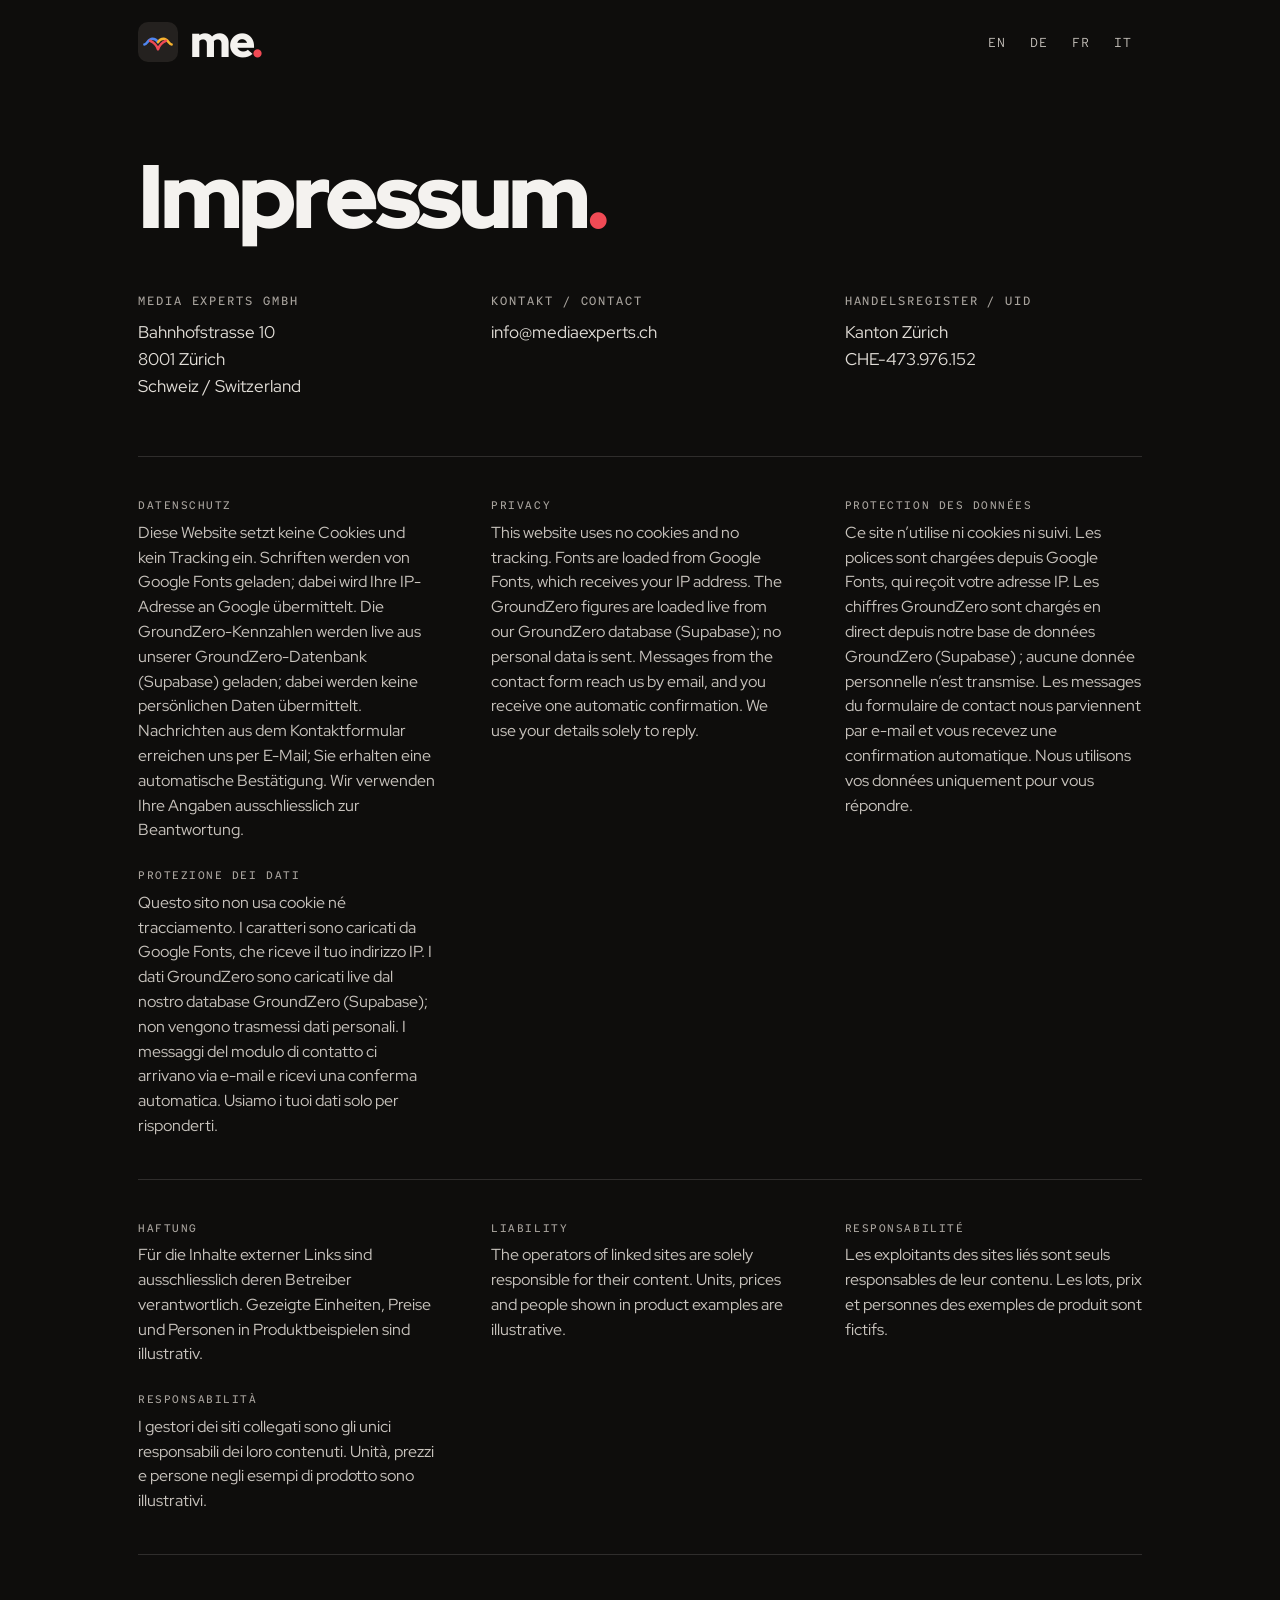
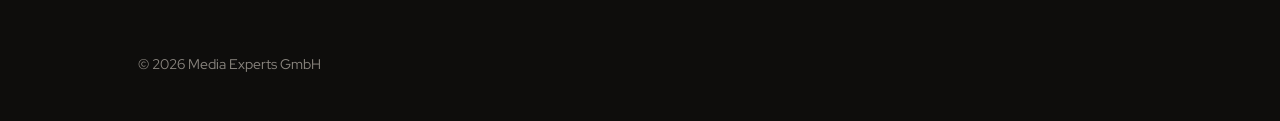
<file: impressum.html>
<!doctype html>
<html lang="de-CH">
<head>
<meta charset="utf-8">
<meta name="viewport" content="width=device-width, initial-scale=1">
<title>Impressum — Media Experts GmbH</title>
<meta name="robots" content="noindex">
<meta name="theme-color" content="#0E0D0C">
<link rel="icon" href="assets/favicon.svg" type="image/svg+xml">
<link rel="preconnect" href="https://fonts.googleapis.com">
<link href="https://fonts.googleapis.com/css2?family=Red+Hat+Display:wght@400;500;700;900&family=Red+Hat+Mono:wght@400;500&display=swap" rel="stylesheet">
<style>
*{box-sizing:border-box}
body{margin:0;background:#0E0D0C;color:#F4F2EF;font-family:'Red Hat Display',sans-serif;-webkit-font-smoothing:antialiased}
a{color:inherit;text-decoration:none}a:hover{color:#F04A55}
header{max-width:1100px;margin:0 auto;padding:22px clamp(20px,4vw,48px);display:flex;align-items:center;justify-content:space-between;gap:16px}
.home{display:flex;align-items:center;gap:12px}
.mark{width:40px;height:40px;border-radius:10px;background:#24211F;display:flex;align-items:center;justify-content:center}
.word{font-weight:900;font-size:44px;letter-spacing:-.05em;line-height:.72}
.word span{color:#F04A55}
.langs{display:flex;gap:4px;font-family:'Red Hat Mono',monospace;font-size:13px;letter-spacing:.08em}
.langs a{padding:8px 10px;border-radius:999px;color:#C9C4BE}
main{max-width:1100px;margin:0 auto;padding:clamp(40px,8vh,100px) clamp(20px,4vw,48px) 100px}
h1{margin:0 0 56px;font-weight:900;font-size:clamp(44px,7vw,96px);line-height:.9;letter-spacing:-.05em}
h1 span{color:#F04A55}
.grid{display:grid;grid-template-columns:repeat(auto-fit,minmax(240px,1fr));gap:40px 56px;padding-bottom:56px;border-bottom:1px solid rgba(244,242,239,.14)}
h2{margin:0 0 10px;font-family:'Red Hat Mono',monospace;font-weight:500;font-size:12px;letter-spacing:.16em;color:#A8A39D}
p{margin:0;font-size:17px;line-height:1.6;color:#E2DED8}
section{padding:40px 0;border-bottom:1px solid rgba(244,242,239,.14);display:grid;grid-template-columns:repeat(auto-fit,minmax(240px,1fr));gap:24px 56px}
section p{font-size:15.5px;color:#C9C4BE}
section p b{display:block;margin-bottom:6px;font-family:'Red Hat Mono',monospace;font-weight:500;font-size:11px;letter-spacing:.14em;color:#A8A39D}
footer{max-width:1100px;margin:0 auto;padding:0 clamp(20px,4vw,48px) 48px;font-size:14px;color:#8A857F}
</style>
</head>
<body>
<header>
<a class="home" href="./" aria-label="Media Experts">
<div class="mark"><svg viewBox="-12 0 224 120" width="32" height="17" fill="none" stroke-linecap="round" stroke-linejoin="round" stroke-width="18" aria-hidden="true"><path d="M4 74 C24 74 30 34 60 34 C80 34 93 46 100 58" stroke="#4F86F0"/><path d="M196 74 C176 74 170 34 140 34 C120 34 107 46 100 58" stroke="#F7B32E"/><path d="M44 48 C66 56 92 82 100 108 C108 82 134 56 156 48" stroke="#F04A55"/></svg></div>
<div class="word">me<span>.</span></div>
</a>
<nav class="langs" aria-label="Language"><a href="./" hreflang="en">EN</a><a href="de/" hreflang="de">DE</a><a href="fr/" hreflang="fr">FR</a><a href="it/" hreflang="it">IT</a></nav>
</header>

<main>
<h1>Impressum<span>.</span></h1>

<div class="grid">
<div><h2>MEDIA EXPERTS GMBH</h2><p>Bahnhofstrasse 10<br>8001 Zürich<br>Schweiz / Switzerland</p></div>
<div><h2>KONTAKT / CONTACT</h2><p><a href="mailto:info@mediaexperts.ch">info@mediaexperts.ch</a></p></div>
<div><h2>HANDELSREGISTER / UID</h2><p>Kanton Zürich<br><a href="https://www.zefix.ch/en/search/entity/list/firm/1371656" target="_blank" rel="noopener">CHE-473.976.152</a></p></div>
</div>

<section aria-label="Datenschutz / Privacy">
<p lang="de"><b>DATENSCHUTZ</b>Diese Website setzt keine Cookies und kein Tracking ein. Schriften werden von Google Fonts geladen; dabei wird Ihre IP-Adresse an Google übermittelt. Die GroundZero-Kennzahlen werden live aus unserer GroundZero-Datenbank (Supabase) geladen; dabei werden keine persönlichen Daten übermittelt. Nachrichten aus dem Kontaktformular erreichen uns per E-Mail; Sie erhalten eine automatische Bestätigung. Wir verwenden Ihre Angaben ausschliesslich zur Beantwortung.</p>
<p lang="en"><b>PRIVACY</b>This website uses no cookies and no tracking. Fonts are loaded from Google Fonts, which receives your IP address. The GroundZero figures are loaded live from our GroundZero database (Supabase); no personal data is sent. Messages from the contact form reach us by email, and you receive one automatic confirmation. We use your details solely to reply.</p>
<p lang="fr"><b>PROTECTION DES DONNÉES</b>Ce site n’utilise ni cookies ni suivi. Les polices sont chargées depuis Google Fonts, qui reçoit votre adresse IP. Les chiffres GroundZero sont chargés en direct depuis notre base de données GroundZero (Supabase) ; aucune donnée personnelle n’est transmise. Les messages du formulaire de contact nous parviennent par e-mail et vous recevez une confirmation automatique. Nous utilisons vos données uniquement pour vous répondre.</p>
<p lang="it"><b>PROTEZIONE DEI DATI</b>Questo sito non usa cookie né tracciamento. I caratteri sono caricati da Google Fonts, che riceve il tuo indirizzo IP. I dati GroundZero sono caricati live dal nostro database GroundZero (Supabase); non vengono trasmessi dati personali. I messaggi del modulo di contatto ci arrivano via e-mail e ricevi una conferma automatica. Usiamo i tuoi dati solo per risponderti.</p>
</section>

<section aria-label="Haftung / Liability">
<p lang="de"><b>HAFTUNG</b>Für die Inhalte externer Links sind ausschliesslich deren Betreiber verantwortlich. Gezeigte Einheiten, Preise und Personen in Produktbeispielen sind illustrativ.</p>
<p lang="en"><b>LIABILITY</b>The operators of linked sites are solely responsible for their content. Units, prices and people shown in product examples are illustrative.</p>
<p lang="fr"><b>RESPONSABILITÉ</b>Les exploitants des sites liés sont seuls responsables de leur contenu. Les lots, prix et personnes des exemples de produit sont fictifs.</p>
<p lang="it"><b>RESPONSABILITÀ</b>I gestori dei siti collegati sono gli unici responsabili dei loro contenuti. Unità, prezzi e persone negli esempi di prodotto sono illustrativi.</p>
</section>
</main>

<footer>© 2026 Media Experts GmbH</footer>
</body>
</html>
</file>
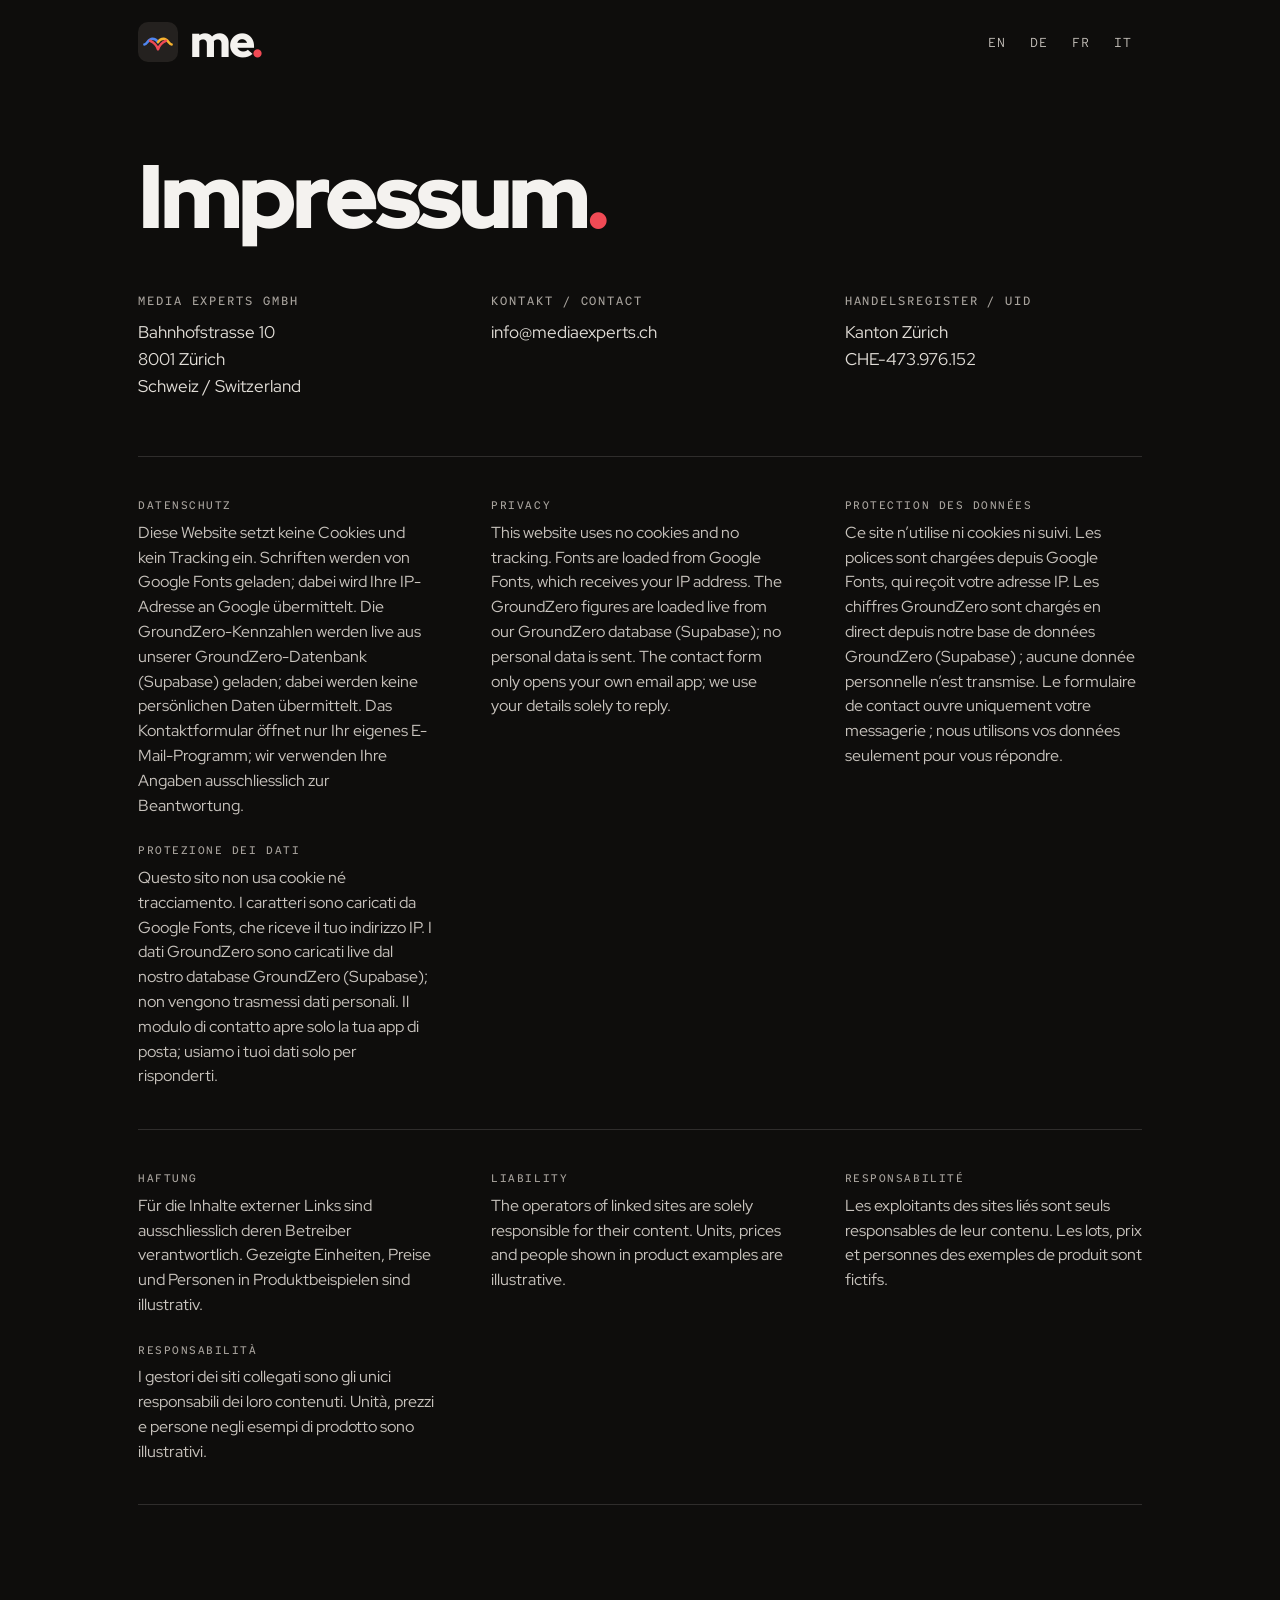
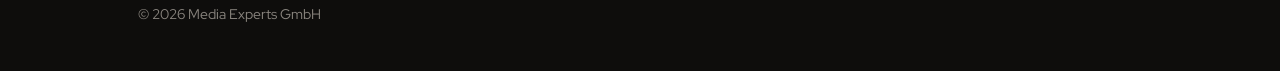
<file: site/impressum.html>
<!doctype html>
<html lang="de-CH">
<head>
<meta charset="utf-8">
<meta name="viewport" content="width=device-width, initial-scale=1">
<title>Impressum — Media Experts GmbH</title>
<meta name="robots" content="noindex">
<meta name="theme-color" content="#0E0D0C">
<link rel="icon" href="assets/favicon.svg" type="image/svg+xml">
<link rel="preconnect" href="https://fonts.googleapis.com">
<link href="https://fonts.googleapis.com/css2?family=Red+Hat+Display:wght@400;500;700;900&family=Red+Hat+Mono:wght@400;500&display=swap" rel="stylesheet">
<style>
*{box-sizing:border-box}
body{margin:0;background:#0E0D0C;color:#F4F2EF;font-family:'Red Hat Display',sans-serif;-webkit-font-smoothing:antialiased}
a{color:inherit;text-decoration:none}a:hover{color:#F04A55}
header{max-width:1100px;margin:0 auto;padding:22px clamp(20px,4vw,48px);display:flex;align-items:center;justify-content:space-between;gap:16px}
.home{display:flex;align-items:center;gap:12px}
.mark{width:40px;height:40px;border-radius:10px;background:#24211F;display:flex;align-items:center;justify-content:center}
.word{font-weight:900;font-size:44px;letter-spacing:-.05em;line-height:.72}
.word span{color:#F04A55}
.langs{display:flex;gap:4px;font-family:'Red Hat Mono',monospace;font-size:13px;letter-spacing:.08em}
.langs a{padding:8px 10px;border-radius:999px;color:#C9C4BE}
main{max-width:1100px;margin:0 auto;padding:clamp(40px,8vh,100px) clamp(20px,4vw,48px) 100px}
h1{margin:0 0 56px;font-weight:900;font-size:clamp(44px,7vw,96px);line-height:.9;letter-spacing:-.05em}
h1 span{color:#F04A55}
.grid{display:grid;grid-template-columns:repeat(auto-fit,minmax(240px,1fr));gap:40px 56px;padding-bottom:56px;border-bottom:1px solid rgba(244,242,239,.14)}
h2{margin:0 0 10px;font-family:'Red Hat Mono',monospace;font-weight:500;font-size:12px;letter-spacing:.16em;color:#A8A39D}
p{margin:0;font-size:17px;line-height:1.6;color:#E2DED8}
section{padding:40px 0;border-bottom:1px solid rgba(244,242,239,.14);display:grid;grid-template-columns:repeat(auto-fit,minmax(240px,1fr));gap:24px 56px}
section p{font-size:15.5px;color:#C9C4BE}
section p b{display:block;margin-bottom:6px;font-family:'Red Hat Mono',monospace;font-weight:500;font-size:11px;letter-spacing:.14em;color:#A8A39D}
footer{max-width:1100px;margin:0 auto;padding:0 clamp(20px,4vw,48px) 48px;font-size:14px;color:#8A857F}
</style>
</head>
<body>
<header>
<a class="home" href="./" aria-label="Media Experts">
<div class="mark"><svg viewBox="-12 0 224 120" width="32" height="17" fill="none" stroke-linecap="round" stroke-linejoin="round" stroke-width="18" aria-hidden="true"><path d="M4 74 C24 74 30 34 60 34 C80 34 93 46 100 58" stroke="#4F86F0"/><path d="M196 74 C176 74 170 34 140 34 C120 34 107 46 100 58" stroke="#F7B32E"/><path d="M44 48 C66 56 92 82 100 108 C108 82 134 56 156 48" stroke="#F04A55"/></svg></div>
<div class="word">me<span>.</span></div>
</a>
<nav class="langs" aria-label="Language"><a href="./" hreflang="en">EN</a><a href="de/" hreflang="de">DE</a><a href="fr/" hreflang="fr">FR</a><a href="it/" hreflang="it">IT</a></nav>
</header>

<main>
<h1>Impressum<span>.</span></h1>

<div class="grid">
<div><h2>MEDIA EXPERTS GMBH</h2><p>Bahnhofstrasse 10<br>8001 Zürich<br>Schweiz / Switzerland</p></div>
<div><h2>KONTAKT / CONTACT</h2><p><a href="mailto:info@mediaexperts.ch">info@mediaexperts.ch</a></p></div>
<div><h2>HANDELSREGISTER / UID</h2><p>Kanton Zürich<br><a href="https://www.zefix.ch/en/search/entity/list/firm/1371656" target="_blank" rel="noopener">CHE-473.976.152</a></p></div>
</div>

<section aria-label="Datenschutz / Privacy">
<p lang="de"><b>DATENSCHUTZ</b>Diese Website setzt keine Cookies und kein Tracking ein. Schriften werden von Google Fonts geladen; dabei wird Ihre IP-Adresse an Google übermittelt. Die GroundZero-Kennzahlen werden live aus unserer GroundZero-Datenbank (Supabase) geladen; dabei werden keine persönlichen Daten übermittelt. Das Kontaktformular öffnet nur Ihr eigenes E-Mail-Programm; wir verwenden Ihre Angaben ausschliesslich zur Beantwortung.</p>
<p lang="en"><b>PRIVACY</b>This website uses no cookies and no tracking. Fonts are loaded from Google Fonts, which receives your IP address. The GroundZero figures are loaded live from our GroundZero database (Supabase); no personal data is sent. The contact form only opens your own email app; we use your details solely to reply.</p>
<p lang="fr"><b>PROTECTION DES DONNÉES</b>Ce site n’utilise ni cookies ni suivi. Les polices sont chargées depuis Google Fonts, qui reçoit votre adresse IP. Les chiffres GroundZero sont chargés en direct depuis notre base de données GroundZero (Supabase) ; aucune donnée personnelle n’est transmise. Le formulaire de contact ouvre uniquement votre messagerie ; nous utilisons vos données seulement pour vous répondre.</p>
<p lang="it"><b>PROTEZIONE DEI DATI</b>Questo sito non usa cookie né tracciamento. I caratteri sono caricati da Google Fonts, che riceve il tuo indirizzo IP. I dati GroundZero sono caricati live dal nostro database GroundZero (Supabase); non vengono trasmessi dati personali. Il modulo di contatto apre solo la tua app di posta; usiamo i tuoi dati solo per risponderti.</p>
</section>

<section aria-label="Haftung / Liability">
<p lang="de"><b>HAFTUNG</b>Für die Inhalte externer Links sind ausschliesslich deren Betreiber verantwortlich. Gezeigte Einheiten, Preise und Personen in Produktbeispielen sind illustrativ.</p>
<p lang="en"><b>LIABILITY</b>The operators of linked sites are solely responsible for their content. Units, prices and people shown in product examples are illustrative.</p>
<p lang="fr"><b>RESPONSABILITÉ</b>Les exploitants des sites liés sont seuls responsables de leur contenu. Les lots, prix et personnes des exemples de produit sont fictifs.</p>
<p lang="it"><b>RESPONSABILITÀ</b>I gestori dei siti collegati sono gli unici responsabili dei loro contenuti. Unità, prezzi e persone negli esempi di prodotto sono illustrativi.</p>
</section>
</main>

<footer>© 2026 Media Experts GmbH</footer>
</body>
</html>
</file>
<file: assets/me.css>
/* Media Experts — additions to the inline template styles */
[hidden] { display: none !important; }
:focus-visible { outline: 2px solid #F04A55; outline-offset: 3px; }

/* 3D walkthrough: slow camera drift, crossfade between rooms */
.walk { position: relative; height: 200px; border-radius: 14px; overflow: hidden; background: #1B1A18; }
.walk > .w1, .walk > .w2 { position: absolute; inset: 0; width: 100%; height: 100%; object-fit: cover; will-change: transform, opacity; }
.walk > .w1 { animation: walk-a 14s ease-in-out infinite; }
.walk > .w2 { animation: walk-b 14s ease-in-out infinite; opacity: 0; }
@keyframes walk-a {
  0%   { transform: scale(1.12) translate(3%, 1%);  opacity: 1; }
  42%  { transform: scale(1.22) translate(-4%, -1%); opacity: 1; }
  50%  { opacity: 0; }
  92%  { opacity: 0; }
  100% { transform: scale(1.12) translate(3%, 1%);  opacity: 1; }
}
@keyframes walk-b {
  0%, 42% { opacity: 0; transform: scale(1.1) translate(-3%, 0); }
  50%  { opacity: 1; }
  92%  { opacity: 1; transform: scale(1.2) translate(4%, -2%); }
  100% { opacity: 0; transform: scale(1.2) translate(4%, -2%); }
}
.walk-tag { position: absolute; top: 10px; left: 10px; padding: 4px 9px; border-radius: 999px; background: rgba(14,13,12,.75); color: #F4F2EF; font-family: 'Red Hat Mono', monospace; font-size: 11px; letter-spacing: .1em; }
.walk-tag { animation: walk-rec 1.6s ease-in-out infinite; }
@keyframes walk-rec { 50% { color: #F04A55; } }
.walk-plan { position: absolute; right: 10px; bottom: 10px; width: 74px; height: 70px; object-fit: contain; background: #F4F2EF; border-radius: 10px; padding: 4px; box-shadow: 0 8px 20px rgba(0,0,0,.45); }
@media (prefers-reduced-motion: reduce) { .walk > .w1, .walk > .w2, .walk-tag { animation: none; } .walk > .w2 { display: none; } }

/* language menu */
.langs { position: relative; }
.langs summary { list-style: none; cursor: pointer; padding: 8px 12px; border-radius: 999px; color: #C9C4BE; font-family: 'Red Hat Mono', monospace; font-size: 13px; letter-spacing: .08em; }
.langs summary::-webkit-details-marker { display: none; }
.langs summary:hover, .langs[open] summary { color: #F4F2EF; }
.langs div { position: absolute; right: 0; top: calc(100% + 10px); display: flex; flex-direction: column; min-width: 150px; padding: 6px; border-radius: 16px; background: #1B1A18; border: 1px solid rgba(244,242,239,.12); box-shadow: 0 20px 50px rgba(0,0,0,.5); }
.langs div a { padding: 9px 12px; border-radius: 10px; font-size: 15px; color: #C9C4BE; }
.langs div a:hover { background: #24211F; color: #F4F2EF; }
.langs div a[aria-current] { color: #F04A55; }

/* phones */
@media (max-width: 720px) {
  header nav a[href="#groundzero"], header nav a[href="#company"] { display: none; }
  header a[href="#top"] > div:last-child { font-size: 44px !important; }
}
@media (max-width: 380px) { header nav a[href="#rplx"] { display: none; } }

/* phones: Property Navigator */
@media (max-width: 720px) {
  [data-cable-target] { right: auto !important; left: 4vw !important; width: min(68vh, 92vw) !important; }
  .hot[data-i="2"] > span { left: auto !important; right: 0; }
  #steps .step { padding: 3px 0 !important; }
  #steps .step > span:last-child { font-size: 16px !important; }
  #ph-steps > div { gap: 12px !important; }
  #card { bottom: 14px !important; padding: 16px !important; gap: 12px !important; border-radius: 20px !important; }
  #card .u-id { font-size: 26px; }
  .walk { height: 132px; }
  #st1 > div { gap: 8px 16px !important; }
  #st1 b { font-size: 17px !important; }
}
@media (max-height: 700px) and (max-width: 720px) { #ph-steps #steps { display: none; } }

@media (max-width: 720px) { #chap { display: none !important; } }

/* header backdrop so content never runs under the logo */
header { background: linear-gradient(#0E0D0C 0%, rgba(14,13,12,.85) 55%, rgba(14,13,12,0) 100%); }

@media (max-width: 720px) {
  /* contact: email on one line, solid panels so the cable logo stays behind */
  /* markets: name above figures */
  section[data-cable="skyline"] a { flex-direction: column; align-items: flex-start !important; gap: 4px !important; }
  section[data-cable="skyline"] a > span:last-child { text-align: left !important; }
}

/* German headline has one long word ("Neubauprojekte") that must stay on one line */
@media (max-width: 720px) { html[lang^="de"] h1 { font-size: min(56px, 11.8vw) !important; } }

/* very small phones (320 px): tighter header in every language */
@media (max-width: 380px) {
  header > div { padding-left: 14px !important; padding-right: 14px !important; gap: 10px !important; }
  header a[href="#top"] { gap: 8px !important; }
  header a[href="#top"] > div:first-child { width: 34px !important; height: 34px !important; }
  header a[href="#top"] > div:last-child { font-size: 36px !important; }
  header nav { gap: 2px !important; }
  header nav a[href="#contact"] { padding: 8px 12px !important; font-size: 14px !important; }
  .langs summary { padding: 8px 8px; }
}

/* French/Italian headline phrases are two words: let them wrap on phones */
@media (max-width: 720px) { html[lang^="fr"] h1 span, html[lang^="it"] h1 span { white-space: normal !important; } }

/* contact: solid panels so the cable logo stays behind the form at every size */
#contact > div:nth-of-type(2), #contact > div:nth-of-type(3) { position: relative; background: #0E0D0C; box-shadow: 0 -40px 40px #0E0D0C; }
</file>
<file: site/assets/me.css>
/* Media Experts — additions to the inline template styles */
[hidden] { display: none !important; }
:focus-visible { outline: 2px solid #F04A55; outline-offset: 3px; }

/* 3D walkthrough: slow camera drift, crossfade between rooms */
.walk { position: relative; height: 200px; border-radius: 14px; overflow: hidden; background: #1B1A18; }
.walk > .w1, .walk > .w2 { position: absolute; inset: 0; width: 100%; height: 100%; object-fit: cover; will-change: transform, opacity; }
.walk > .w1 { animation: walk-a 14s ease-in-out infinite; }
.walk > .w2 { animation: walk-b 14s ease-in-out infinite; opacity: 0; }
@keyframes walk-a {
  0%   { transform: scale(1.12) translate(3%, 1%);  opacity: 1; }
  42%  { transform: scale(1.22) translate(-4%, -1%); opacity: 1; }
  50%  { opacity: 0; }
  92%  { opacity: 0; }
  100% { transform: scale(1.12) translate(3%, 1%);  opacity: 1; }
}
@keyframes walk-b {
  0%, 42% { opacity: 0; transform: scale(1.1) translate(-3%, 0); }
  50%  { opacity: 1; }
  92%  { opacity: 1; transform: scale(1.2) translate(4%, -2%); }
  100% { opacity: 0; transform: scale(1.2) translate(4%, -2%); }
}
.walk-tag { position: absolute; top: 10px; left: 10px; padding: 4px 9px; border-radius: 999px; background: rgba(14,13,12,.75); color: #F4F2EF; font-family: 'Red Hat Mono', monospace; font-size: 11px; letter-spacing: .1em; }
.walk-tag { animation: walk-rec 1.6s ease-in-out infinite; }
@keyframes walk-rec { 50% { color: #F04A55; } }
.walk-plan { position: absolute; right: 10px; bottom: 10px; width: 74px; height: 70px; object-fit: contain; background: #F4F2EF; border-radius: 10px; padding: 4px; box-shadow: 0 8px 20px rgba(0,0,0,.45); }
@media (prefers-reduced-motion: reduce) { .walk > .w1, .walk > .w2, .walk-tag { animation: none; } .walk > .w2 { display: none; } }

/* language menu */
.langs { position: relative; }
.langs summary { list-style: none; cursor: pointer; padding: 8px 12px; border-radius: 999px; color: #C9C4BE; font-family: 'Red Hat Mono', monospace; font-size: 13px; letter-spacing: .08em; }
.langs summary::-webkit-details-marker { display: none; }
.langs summary:hover, .langs[open] summary { color: #F4F2EF; }
.langs div { position: absolute; right: 0; top: calc(100% + 10px); display: flex; flex-direction: column; min-width: 150px; padding: 6px; border-radius: 16px; background: #1B1A18; border: 1px solid rgba(244,242,239,.12); box-shadow: 0 20px 50px rgba(0,0,0,.5); }
.langs div a { padding: 9px 12px; border-radius: 10px; font-size: 15px; color: #C9C4BE; }
.langs div a:hover { background: #24211F; color: #F4F2EF; }
.langs div a[aria-current] { color: #F04A55; }

/* phones */
@media (max-width: 720px) {
  header nav a[href="#groundzero"], header nav a[href="#company"] { display: none; }
  header a[href="#top"] > div:last-child { font-size: 44px !important; }
}
@media (max-width: 380px) { header nav a[href="#rplx"] { display: none; } }

/* phones: Property Navigator */
@media (max-width: 720px) {
  [data-cable-target] { right: auto !important; left: 4vw !important; width: min(68vh, 92vw) !important; }
  .hot[data-i="2"] > span { left: auto !important; right: 0; }
  #steps .step { padding: 3px 0 !important; }
  #steps .step > span:last-child { font-size: 16px !important; }
  #ph-steps > div { gap: 12px !important; }
  #card { bottom: 14px !important; padding: 16px !important; gap: 12px !important; border-radius: 20px !important; }
  #card .u-id { font-size: 26px; }
  .walk { height: 132px; }
  #st1 > div { gap: 8px 16px !important; }
  #st1 b { font-size: 17px !important; }
}
@media (max-height: 700px) and (max-width: 720px) { #ph-steps #steps { display: none; } }

@media (max-width: 720px) { #chap { display: none !important; } }

/* header backdrop so content never runs under the logo */
header { background: linear-gradient(#0E0D0C 0%, rgba(14,13,12,.85) 55%, rgba(14,13,12,0) 100%); }

@media (max-width: 720px) {
  /* contact: email on one line, solid panels so the cable logo stays behind */
  #contact a[href="mailto:info@mediaexperts.ch"]:not([href*="subject"]) { font-size: 8.2vw !important; overflow-wrap: normal !important; white-space: nowrap; }
  #contact > div:nth-of-type(2), #contact > div:nth-of-type(3) { position: relative; background: #0E0D0C; box-shadow: 0 -40px 40px #0E0D0C; }
  /* markets: name above figures */
  section[data-cable="skyline"] a { flex-direction: column; align-items: flex-start !important; gap: 4px !important; }
  section[data-cable="skyline"] a > span:last-child { text-align: left !important; }
}

/* German headline has one long word ("Neubauprojekte") that must stay on one line */
@media (max-width: 720px) { html[lang^="de"] h1 { font-size: min(56px, 11.8vw) !important; } }

/* very small phones (320 px): tighter header in every language */
@media (max-width: 380px) {
  header > div { padding-left: 14px !important; padding-right: 14px !important; gap: 10px !important; }
  header a[href="#top"] { gap: 8px !important; }
  header a[href="#top"] > div:first-child { width: 34px !important; height: 34px !important; }
  header a[href="#top"] > div:last-child { font-size: 36px !important; }
  header nav { gap: 2px !important; }
  header nav a[href="#contact"] { padding: 8px 12px !important; font-size: 14px !important; }
  .langs summary { padding: 8px 8px; }
}

/* French/Italian headline phrases are two words: let them wrap on phones */
@media (max-width: 720px) { html[lang^="fr"] h1 span, html[lang^="it"] h1 span { white-space: normal !important; } }
</file>
